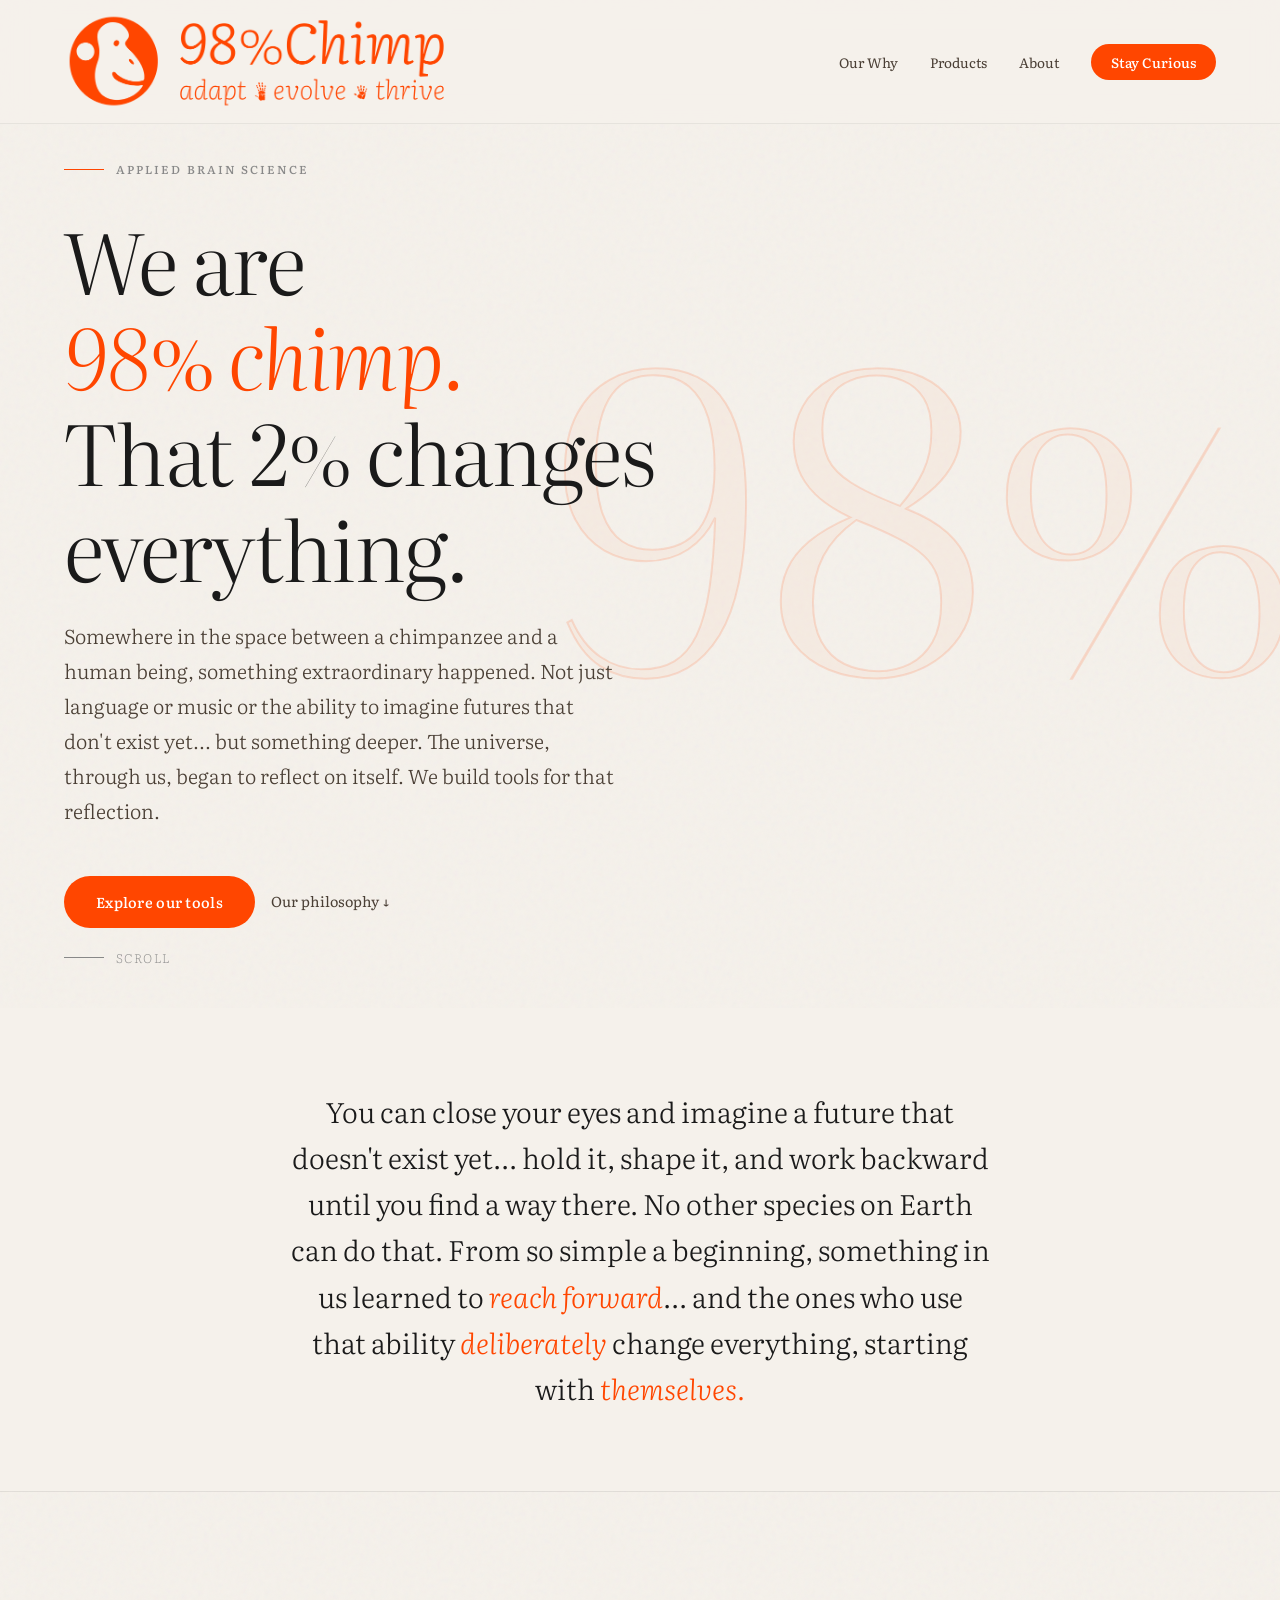
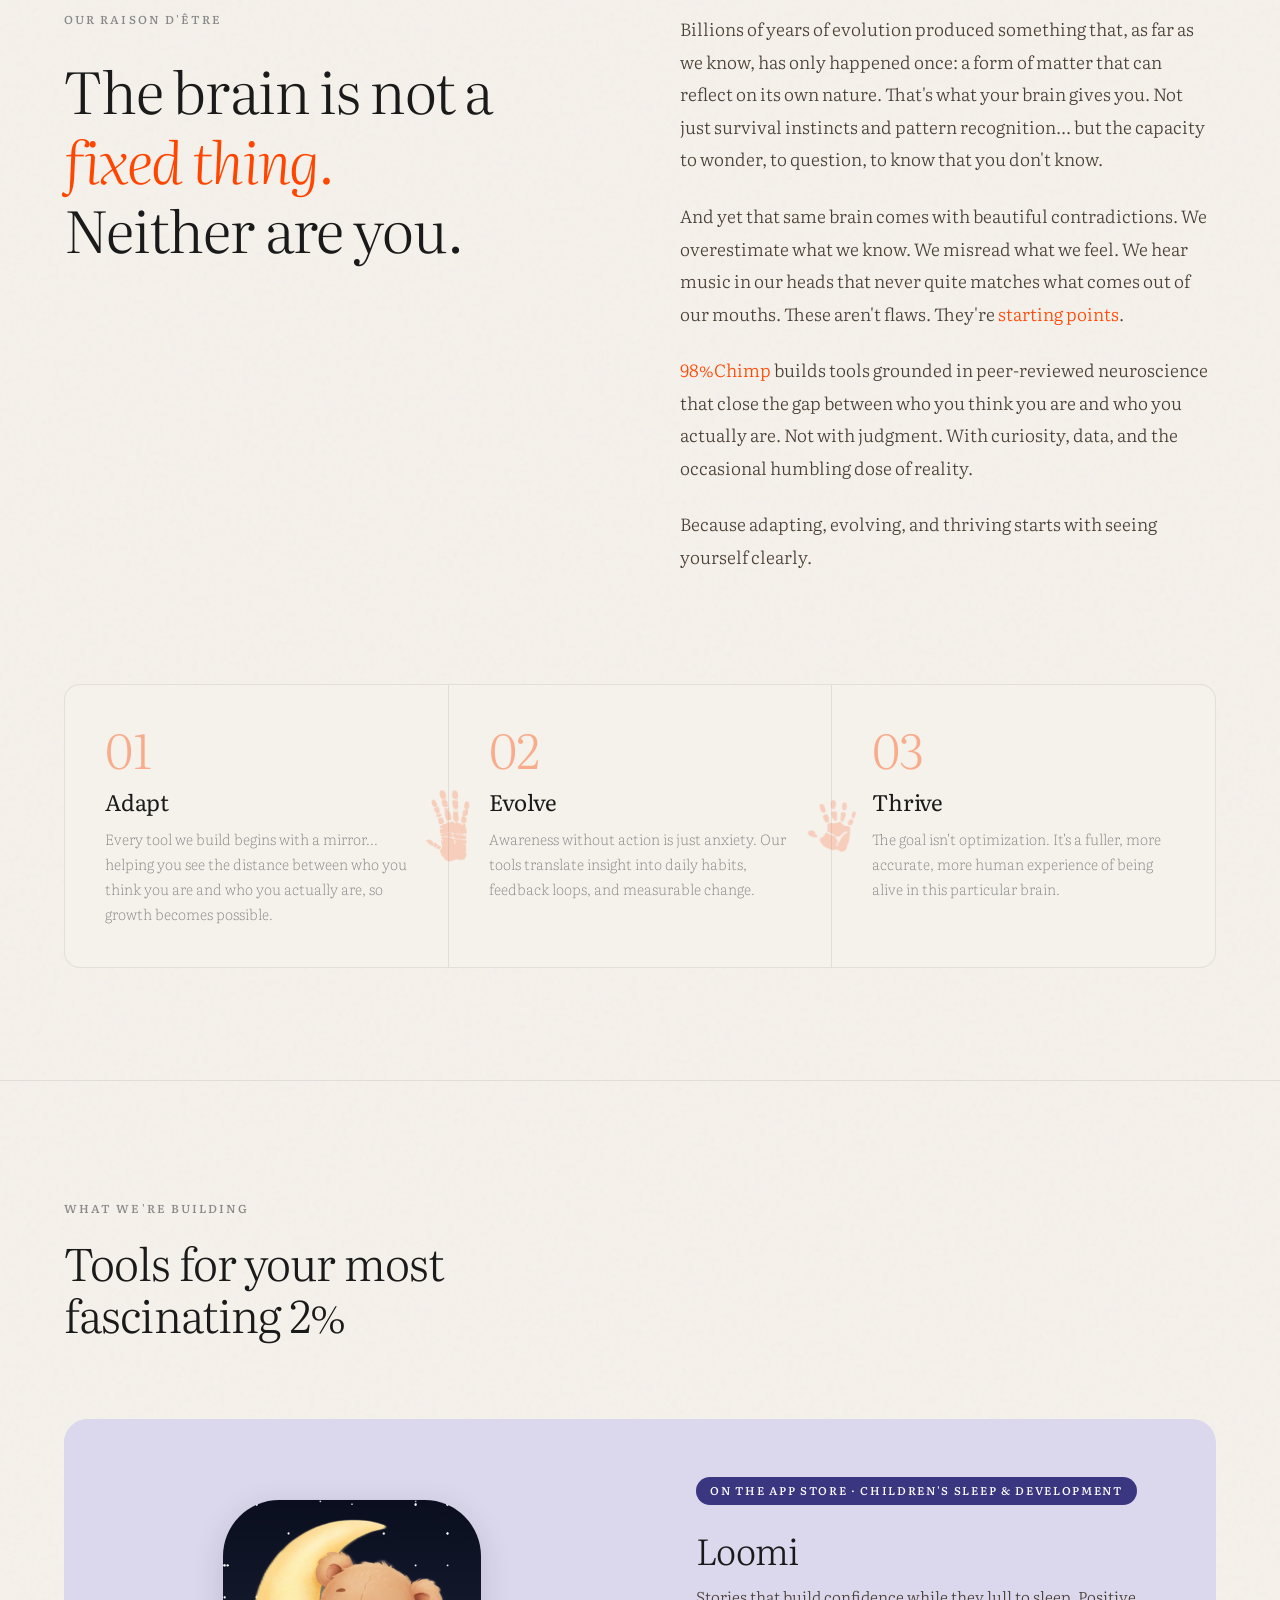
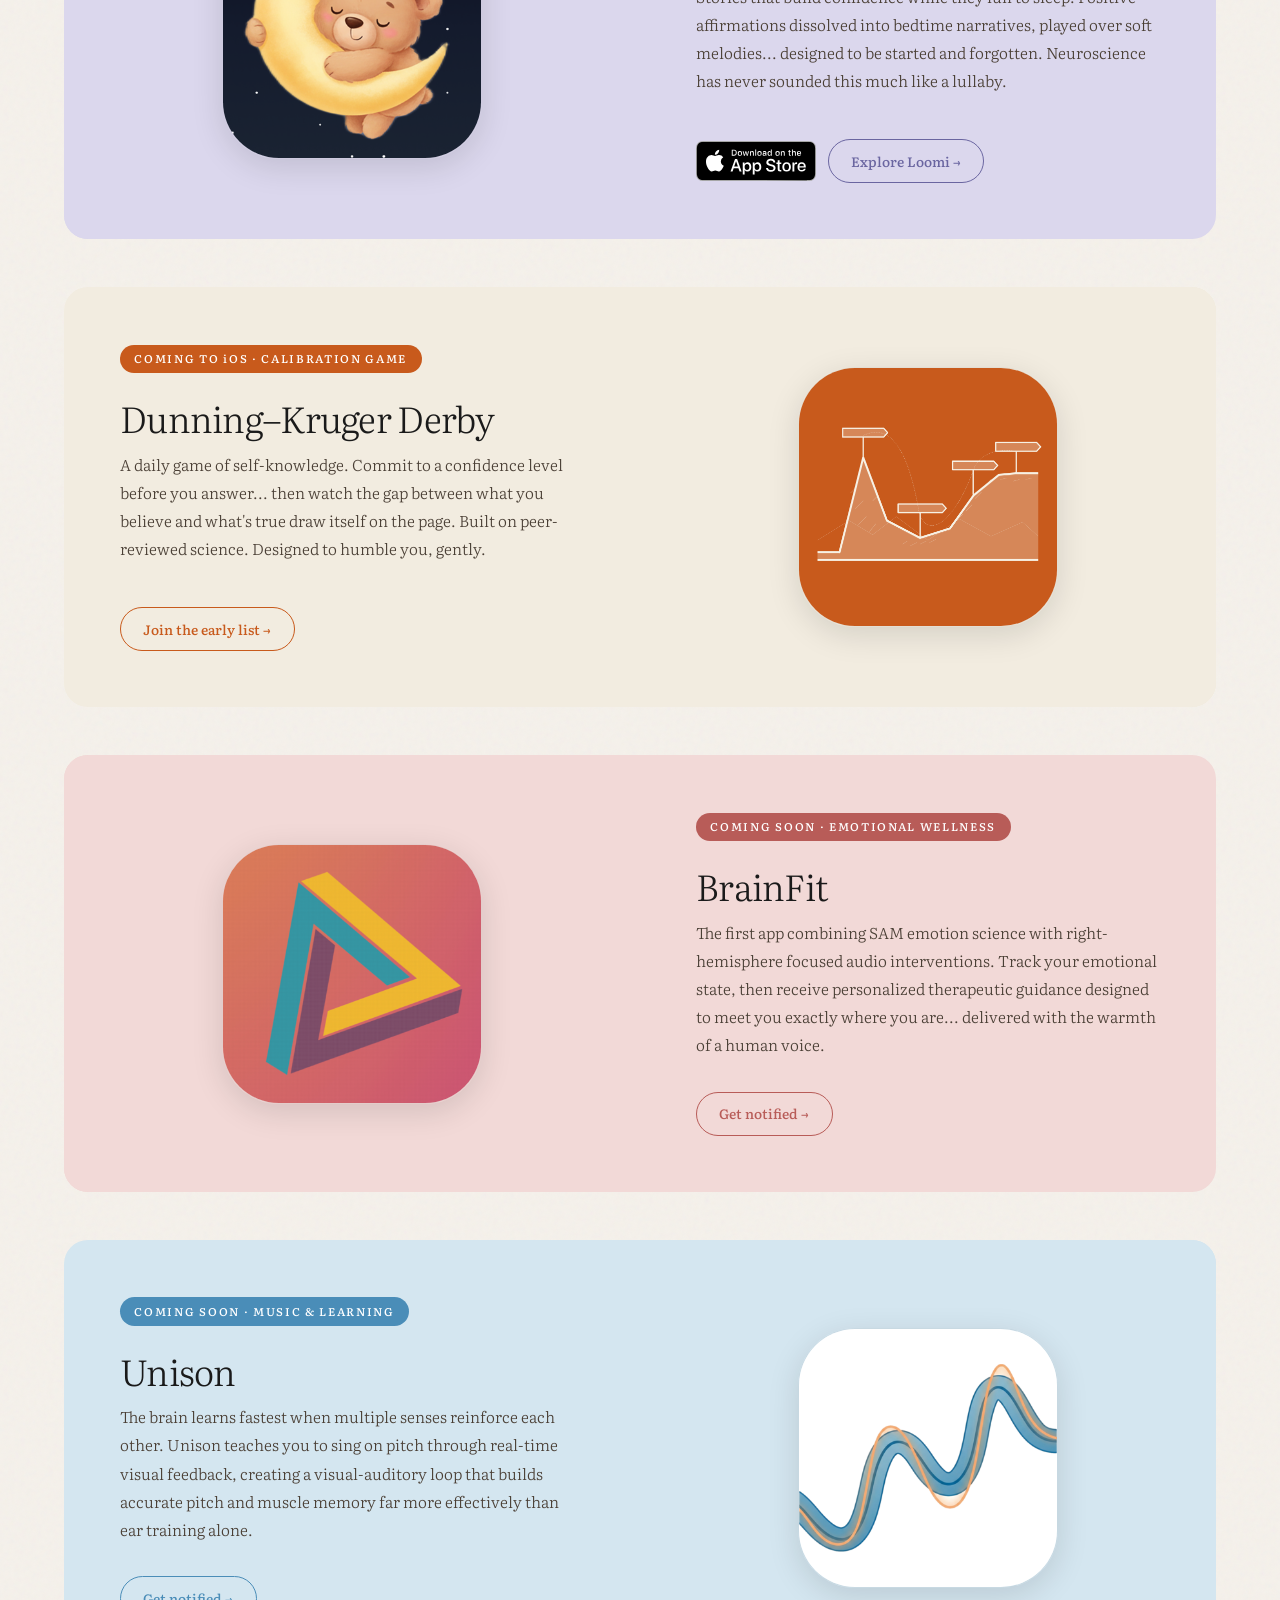
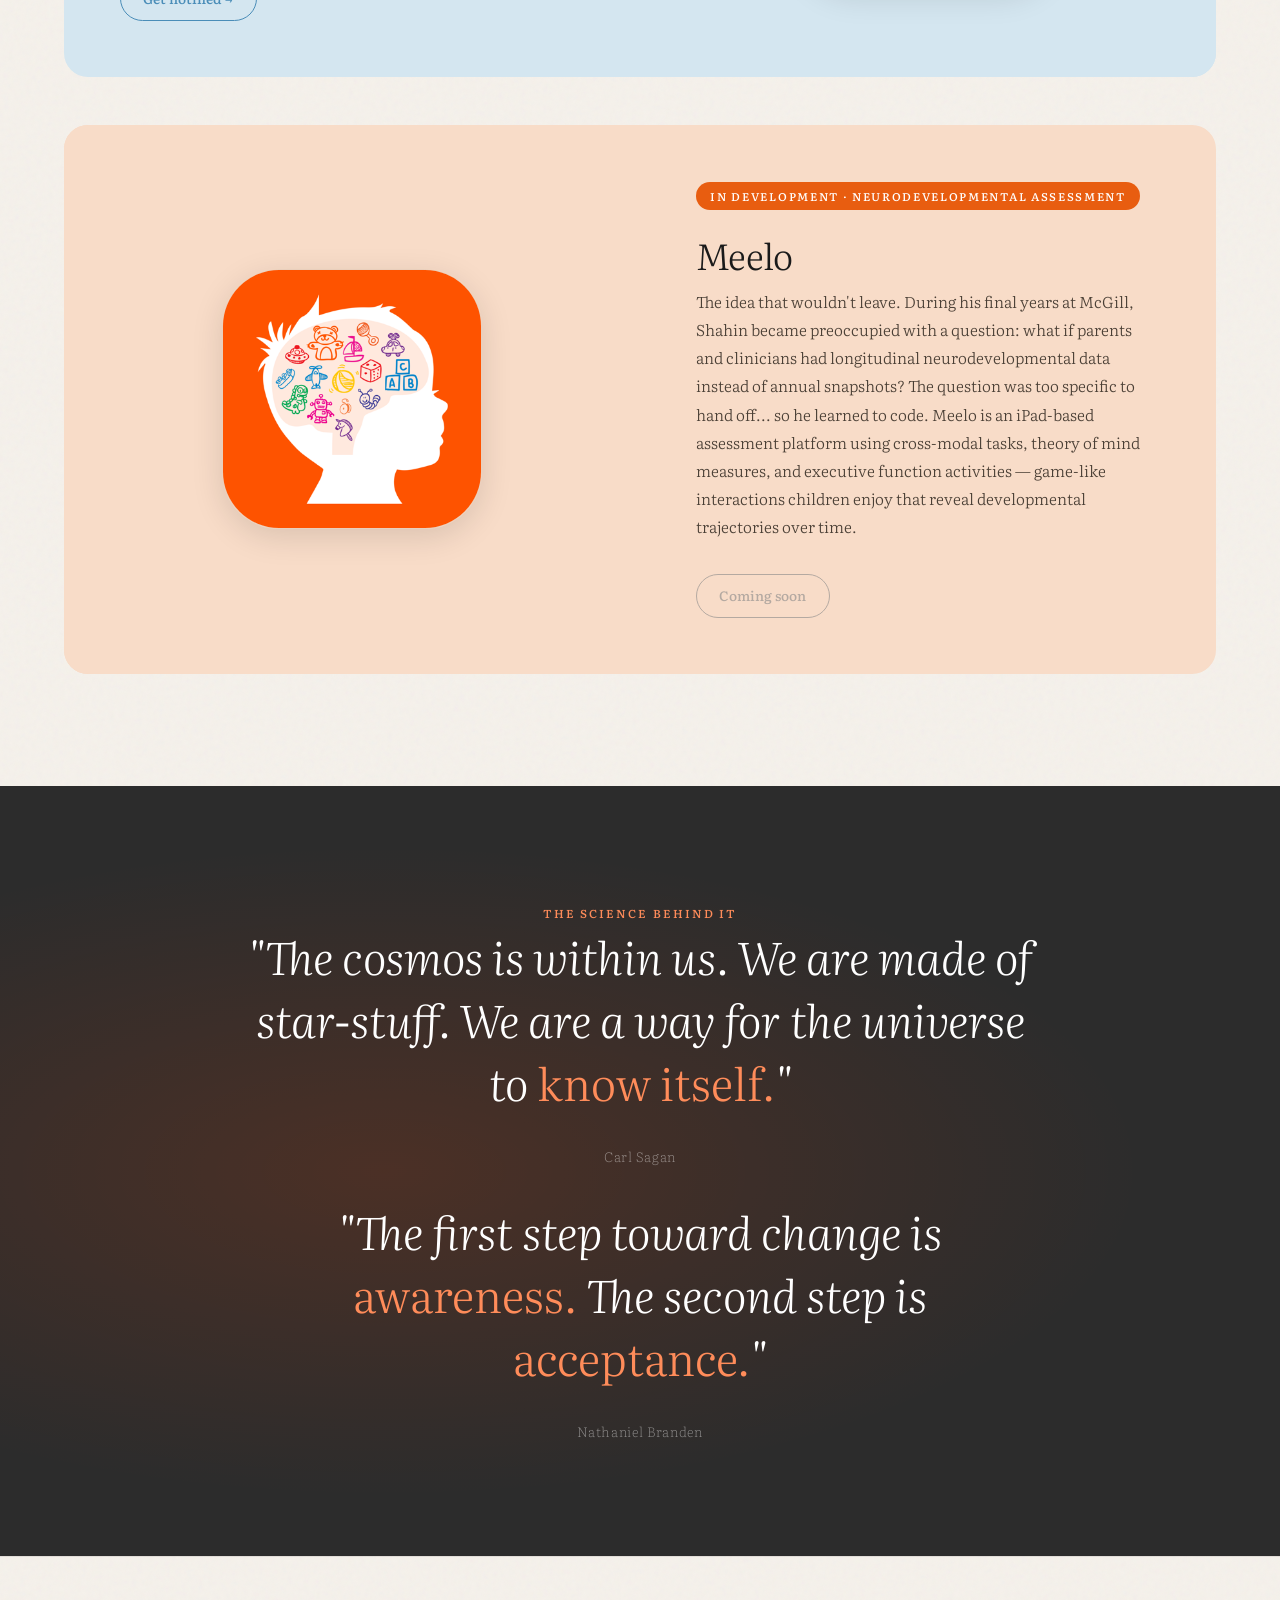
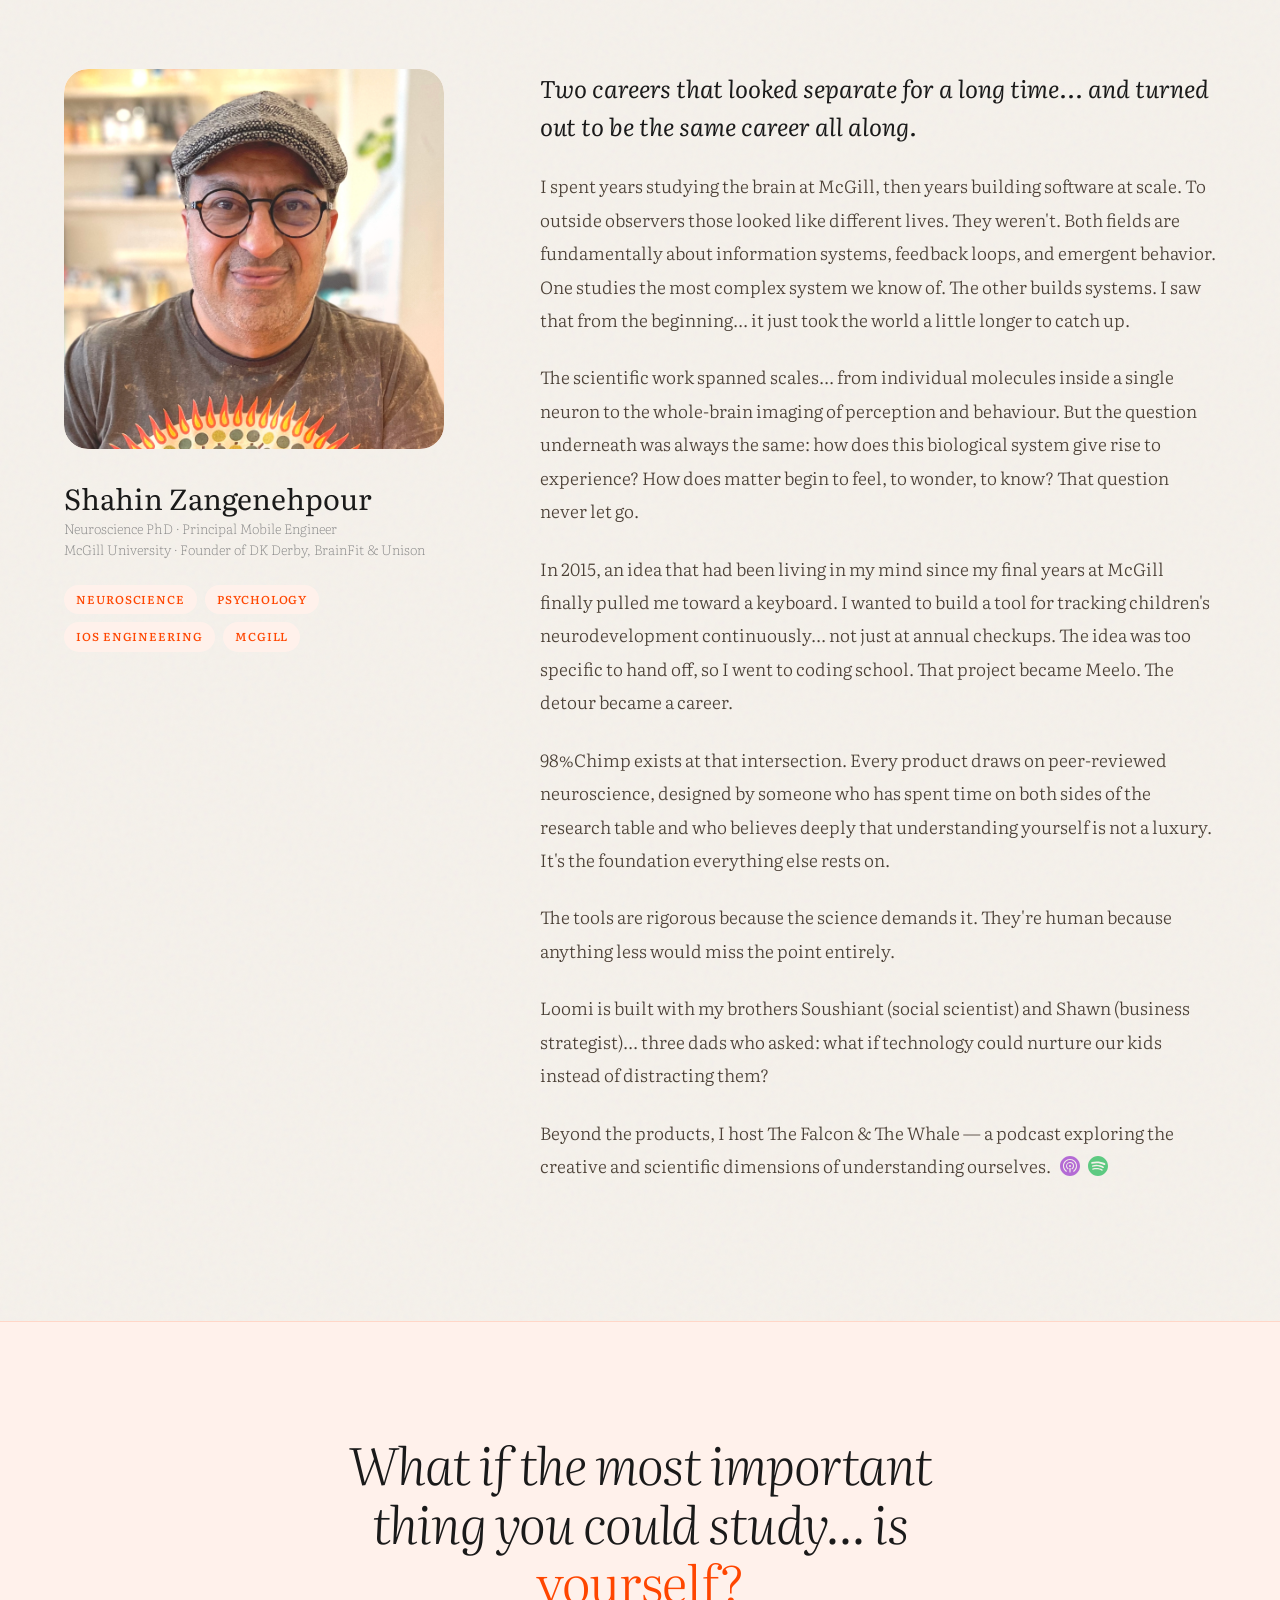
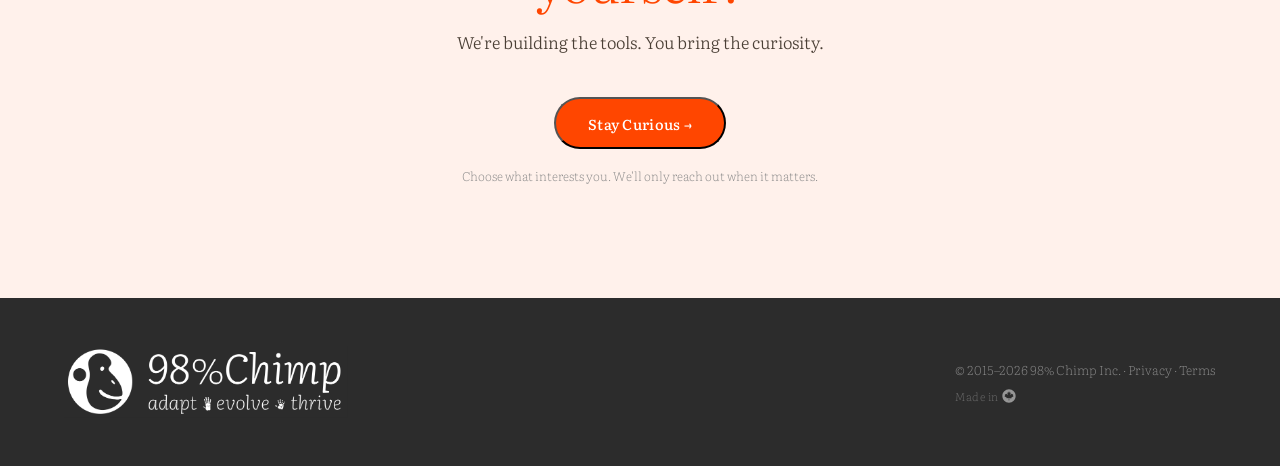
<file: index.html>
<!DOCTYPE html>
<html lang="en">
<head>
  <meta charset="UTF-8" />
  <meta name="viewport" content="width=device-width, initial-scale=1.0" />
  <title>98%Chimp — Adapt. Evolve. Thrive.</title>
  <link rel="icon" type="image/x-icon" href="assets/favicon.ico">
  <link rel="icon" type="image/png" sizes="192x192" href="assets/favicon-192.png">
  <link rel="icon" type="image/png" sizes="512x512" href="assets/favicon-512.png">
  <link rel="apple-touch-icon" sizes="180x180" href="assets/apple-touch-icon.png">
  <!-- Google Analytics (GA4) -->
  <script async src="https://www.googletagmanager.com/gtag/js?id=G-S2YQT8KYY5"></script>
  <script>
    window.dataLayer = window.dataLayer || [];
    function gtag(){dataLayer.push(arguments);}
    gtag('js', new Date());
    gtag('config', 'G-S2YQT8KYY5');
  </script>

  <link rel="preconnect" href="https://fonts.googleapis.com" />
  <link rel="preconnect" href="https://fonts.gstatic.com" crossorigin />
  <link href="https://fonts.googleapis.com/css2?family=Cormorant+Garamond:ital,wght@0,300;0,400;0,500;0,600;1,300;1,400;1,500&family=DM+Sans:ital,wght@0,300;0,400;0,500;1,300&family=Fraunces:ital,opsz,wght@0,9..144,100..900;1,9..144,100..900&family=DM+Serif+Display&family=Syne:wght@400;500;600;700;800&family=Literata:ital,opsz,wght@0,7..72,200..900;1,7..72,200..900&display=swap" rel="stylesheet" />

  <style>
    /* ── Reset & Base ─────────────────────────────── */
    *, *::before, *::after { box-sizing: border-box; margin: 0; padding: 0; }

    :root {
      --cream:     #F5F1EB;
      --dark:      #2C2C2C;
      --text:      #1a1a1a;
      --text-mid:  #4A3F35;
      --muted:     #888;
      --orange:    #FF4600;
      --orange-soft: #FF8C5A;
      --orange-pale: #FFF1EB;
      --rose:      #B85C58;
      --rose-pale: #F2D9D7;
      --blue:      #4A8DB8;
      --blue-pale: #D4E6F0;
      --yellow:    #C8960C;
      --yellow-pale: #F5E8C8;
      --dk-ink:      #C85A1C;
      --dk-paper:    #F2ECE0;
      --indigo:      #3B3680;
      --indigo-pale: #DBD7ED;
      --meelo-orange:      #E85D10;
      --meelo-orange-pale: #F8DCC8;

      --font-display: 'Cormorant Garamond', Georgia, serif;
      --font-body:    'DM Sans', system-ui, sans-serif;
      --font-primary-display: var(--font-display);
      --font-primary-body:    var(--font-body);

      --max-w: 1280px;
      --pad:   clamp(1.5rem, 5vw, 4rem);
    }

    /* ── Font Switcher Overrides ─────────────────── */
    body[data-font="current"]       { --font-primary-display: var(--font-display); --font-primary-body: var(--font-body); }
    body[data-font="fraunces"]      { --font-primary-display: 'Fraunces', serif; --font-primary-body: 'Fraunces', serif; }
    body[data-font="dm-serif"]      { --font-primary-display: 'DM Serif Display', serif; --font-primary-body: 'DM Serif Display', serif; }
    body[data-font="syne"]          { --font-primary-display: 'Syne', sans-serif; --font-primary-body: 'Syne', sans-serif; }
    body[data-font="literata"]      { --font-primary-display: 'Literata', serif; --font-primary-body: 'Literata', serif; }

    /* ── Font Switcher Bar ───────────────────────── */
    .font-switcher {
      display: none;
      position: fixed;
      top: 0; left: 0; right: 0;
      z-index: 200;
      align-items: center;
      justify-content: center;
      gap: 2px;
      padding: 6px 12px;
      background: #2C2C2C;
      font-family: -apple-system, BlinkMacSystemFont, 'Segoe UI', system-ui, sans-serif;
      font-size: 11px;
      font-weight: 500;
      letter-spacing: 0.02em;
      user-select: none;
      -webkit-user-select: none;
    }
    .font-switcher-label {
      color: rgba(255,255,255,0.4);
      margin-right: 8px;
      font-size: 10px;
      text-transform: uppercase;
      letter-spacing: 0.08em;
    }
    .font-switcher button {
      border: none;
      background: transparent;
      color: rgba(255,255,255,0.55);
      padding: 4px 14px;
      border-radius: 100px;
      cursor: pointer;
      font-family: inherit;
      font-size: 11px;
      font-weight: 500;
      transition: background 0.15s, color 0.15s;
      white-space: nowrap;
    }
    .font-switcher button:hover {
      background: rgba(255,255,255,0.08);
      color: rgba(255,255,255,0.85);
    }
    .font-switcher button.active {
      background: var(--orange);
      color: #fff;
    }

    html { scroll-behavior: smooth; }

    body {
      background: var(--cream);
      color: var(--text);
      font-family: var(--font-primary-body);
      font-weight: 200;
      font-size: 1rem;
      line-height: 1.7;
      overflow-x: hidden;
      /* grain texture */
      background-image: url("data:image/svg+xml,%3Csvg viewBox='0 0 256 256' xmlns='http://www.w3.org/2000/svg'%3E%3Cfilter id='noise'%3E%3CfeTurbulence type='fractalNoise' baseFrequency='0.9' numOctaves='4' stitchTiles='stitch'/%3E%3C/filter%3E%3Crect width='100%25' height='100%25' filter='url(%23noise)' opacity='0.04'/%3E%3C/svg%3E");
    }

    /* ── Typography ───────────────────────────────── */
    h1, h2, h3 {
      font-family: var(--font-primary-display);
      line-height: 1.15;
      font-weight: 400;
    }

    p { color: var(--text-mid); }

    a { color: inherit; text-decoration: none; }

    /* ── Utility ──────────────────────────────────── */
    .container {
      max-width: var(--max-w);
      margin: 0 auto;
      padding: 0 var(--pad);
    }

    .eyebrow {
      font-family: var(--font-primary-body);
      font-size: 0.72rem;
      font-weight: 500;
      letter-spacing: 0.18em;
      text-transform: uppercase;
      color: var(--muted);
    }

    hr.rule {
      border: none;
      border-top: 1px solid rgba(0,0,0,0.1);
      margin: 0;
    }

    /* ── Nav ──────────────────────────────────────── */
    nav {
      position: fixed;
      top: 0; left: 0; right: 0;
      z-index: 100;
      padding: 0.75rem var(--pad);
      display: flex;
      align-items: center;
      justify-content: space-between;
      background: rgba(245,241,235,0.88);
      backdrop-filter: blur(12px);
      -webkit-backdrop-filter: blur(12px);
      border-bottom: 1px solid rgba(0,0,0,0.06);
      transition: background 0.3s;
    }

    .nav-logo {
      display: flex;
      align-items: center;
      text-decoration: none;
    }

    .nav-wordmark-svg {
      display: block;
      height: 99px;
      max-width: 400px;
      overflow: hidden;
    }
    .nav-wordmark-svg img {
      display: block;
      height: 100%;
      width: auto;
    }

    .nav-links {
      display: flex;
      align-items: center;
      gap: 2rem;
      list-style: none;
    }

    .nav-links a {
      font-size: 0.85rem;
      font-weight: 400;
      color: var(--text-mid);
      transition: color 0.2s;
    }

    .nav-links a:hover { color: var(--orange); }

    .nav-cta {
      background: var(--orange);
      color: white !important;
      padding: 0.5rem 1.25rem;
      border-radius: 100px;
      font-weight: 500 !important;
      transition: background 0.2s, transform 0.2s !important;
    }

    .nav-cta:hover {
      background: var(--dark) !important;
      transform: translateY(-1px);
    }

    /* ── Hero ─────────────────────────────────────── */
    .hero {
      min-height: 100svh;
      display: flex;
      flex-direction: column;
      justify-content: center;
      padding: 10rem var(--pad) 5rem;
      position: relative;
      overflow: hidden;
    }

    .hero::before {
      content: '98%';
      position: absolute;
      right: -0.05em;
      top: 50%;
      transform: translateY(-52%);
      font-family: var(--font-primary-display);
      font-size: clamp(16rem, 32vw, 30rem);
      font-weight: 300;
      color: rgba(255, 70, 0, 0.04);
      -webkit-text-stroke: 2px rgba(255, 70, 0, 0.14);
      line-height: 1;
      user-select: none;
      pointer-events: none;
    }

    .hero-inner {
      max-width: 820px;
      position: relative;
      z-index: 1;
    }

    .hero-eyebrow {
      display: flex;
      align-items: center;
      gap: 0.75rem;
      margin-bottom: 2rem;
    }

    .hero-eyebrow-line {
      width: 40px;
      height: 1px;
      background: var(--orange);
    }

    .hero h1 {
      font-size: clamp(3rem, 6.5vw, 5.5rem);
      font-weight: 300;
      color: var(--text);
      margin-bottom: 1.5rem;
      letter-spacing: -0.02em;
    }

    .hero h1 em {
      font-style: italic;
      color: var(--orange);
    }

    .hero-lead {
      font-size: clamp(1.05rem, 1.8vw, 1.25rem);
      color: var(--text-mid);
      max-width: 560px;
      margin-bottom: 3rem;
      font-weight: 300;
      line-height: 1.75;
    }

    .hero-actions {
      display: flex;
      gap: 1rem;
      flex-wrap: wrap;
      align-items: center;
    }

    .btn-primary {
      background: var(--orange);
      color: white;
      padding: 0.85rem 2rem;
      border-radius: 100px;
      font-family: var(--font-primary-body);
      font-size: 0.9rem;
      font-weight: 500;
      letter-spacing: 0.02em;
      transition: background 0.2s, transform 0.2s;
      display: inline-block;
    }

    .btn-primary:hover {
      background: var(--dark);
      transform: translateY(-2px);
    }

    .btn-ghost {
      color: var(--text-mid);
      font-size: 0.9rem;
      font-weight: 400;
      display: flex;
      align-items: center;
      gap: 0.4rem;
      border-bottom: 1px solid transparent;
      transition: color 0.2s, border-color 0.2s;
    }

    .btn-ghost:hover {
      color: var(--orange);
      border-color: var(--orange);
    }

    .hero-scroll {
      position: absolute;
      bottom: 2.5rem;
      left: var(--pad);
      display: flex;
      align-items: center;
      gap: 0.75rem;
      color: var(--muted);
      font-size: 0.78rem;
      letter-spacing: 0.12em;
      text-transform: uppercase;
    }

    .scroll-line {
      width: 40px;
      height: 1px;
      background: var(--muted);
      animation: scrollPulse 2s ease-in-out infinite;
    }

    @keyframes scrollPulse {
      0%, 100% { opacity: 0.4; width: 40px; }
      50% { opacity: 1; width: 60px; }
    }

    /* ── Thesis ───────────────────────────────────── */
    .thesis {
      padding: 7rem var(--pad);
      border-top: 1px solid rgba(0,0,0,0.08);
    }

    .thesis-grid {
      max-width: var(--max-w);
      margin: 0 auto;
      display: grid;
      grid-template-columns: 1fr 1fr;
      gap: 5rem;
      align-items: start;
    }

    .thesis-left h2 {
      font-size: clamp(2.5rem, 4.5vw, 3.75rem);
      font-weight: 300;
      letter-spacing: -0.02em;
      margin-top: 1.5rem;
      line-height: 1.2;
    }

    .thesis-left h2 em {
      font-style: italic;
      color: var(--orange);
    }

    .thesis-right {
      padding-top: 0.5rem;
    }

    .thesis-right p {
      font-size: 1.1rem;
      font-weight: 300;
      line-height: 1.85;
      margin-bottom: 1.5rem;
      color: var(--text-mid);
    }

    .thesis-right p:last-child { margin-bottom: 0; }

    .thesis-right strong {
      color: var(--text);
      font-weight: 500;
    }

    /* ── Pillars ──────────────────────────────────── */
    .pillars {
      padding: 0 var(--pad) 7rem;
    }

    .pillars-inner {
      max-width: var(--max-w);
      margin: 0 auto;
    }

    .pillars-row {
      display: grid;
      grid-template-columns: 1fr auto 1fr auto 1fr;
      align-items: stretch;
      border: 1px solid rgba(0,0,0,0.08);
      border-radius: 16px;
      background: var(--cream);
    }

    .pillar {
      padding: 2.5rem;
      transition: background 0.3s;
    }

    .pillar:first-child { border-radius: 16px 0 0 16px; }
    .pillar:last-child { border-radius: 0 16px 16px 0; }

    .pillar:hover { background: var(--orange-pale); }

    .pillar-divider {
      width: 1px;
      background: rgba(0,0,0,0.08);
      position: relative;
      z-index: 10;
      display: flex;
      align-items: center;
      justify-content: center;
    }

    .pillar-divider .handprint-icon {
      position: absolute;
      width: auto;
      opacity: 0.2;
      pointer-events: none;
      transform: scaleX(-1);
    }
    .pillar-divider .handprint-chimp {
      height: 72px;
    }
    .pillar-divider .handprint-human {
      height: 52px;
    }

    .pillar-number {
      font-family: var(--font-primary-display);
      font-size: 3rem;
      font-weight: 300;
      color: var(--orange);
      opacity: 0.4;
      line-height: 1;
      margin-bottom: 1rem;
    }

    .pillar h3 {
      font-size: 1.4rem;
      font-weight: 400;
      margin-bottom: 0.75rem;
      letter-spacing: -0.01em;
    }

    .pillar p {
      font-size: 0.92rem;
      line-height: 1.7;
      color: var(--muted);
    }

    /* ── Products ─────────────────────────────────── */
    .products {
      padding: 7rem var(--pad);
      border-top: 1px solid rgba(0,0,0,0.08);
    }

    .products-header {
      max-width: var(--max-w);
      margin: 0 auto 5rem;
    }

    .products-header h2 {
      font-size: clamp(2rem, 3.5vw, 3rem);
      font-weight: 300;
      letter-spacing: -0.02em;
      margin-top: 1rem;
    }

    .product-card {
      max-width: var(--max-w);
      margin: 0 auto 3rem;
      border-radius: 24px;
      overflow: hidden;
      display: grid;
      grid-template-columns: 1fr 1fr;
      min-height: 420px;
      transition: transform 0.3s;
    }

    .product-card:hover { transform: translateY(-4px); }

    .product-card:last-child { margin-bottom: 0; }

    .product-content {
      padding: 3.5rem;
      display: flex;
      flex-direction: column;
      justify-content: space-between;
    }

    .product-visual {
      display: flex;
      align-items: center;
      justify-content: center;
      font-size: 8rem;
      position: relative;
      overflow: hidden;
    }

    /* data-bg watermark removed — redundant with real artwork */
    /* Loomi — Indigo */
    .card-loomi { background: var(--indigo-pale); }
    .card-loomi .product-visual { background: var(--indigo-pale); color: var(--indigo); }
    .card-loomi .product-tag { background: var(--indigo); color: white; }
    .card-loomi .product-link { color: var(--indigo); border-color: var(--indigo); }
    .card-loomi .product-link:hover { background: var(--indigo); color: white; }

    /* DK Derby — Warm paper / ink orange */
    .card-derby { background: var(--dk-paper); }
    .card-derby .product-visual { background: var(--dk-paper); color: var(--dk-ink); }
    .card-derby .product-tag { background: var(--dk-ink); color: white; }
    .card-derby .product-link { color: var(--dk-ink); border-color: var(--dk-ink); }
    .card-derby .product-link:hover { background: var(--dk-ink); color: white; }

    /* BrainFit — Rose */
    .card-brainfit { background: var(--rose-pale); }
    .card-brainfit .product-visual { background: var(--rose-pale); color: var(--rose); }
    .card-brainfit .product-tag { background: var(--rose); color: white; }
    .card-brainfit .product-link { color: var(--rose); border-color: var(--rose); }
    .card-brainfit .product-link:hover { background: var(--rose); color: white; }

    /* Unison — Blue */
    .card-unison { background: var(--blue-pale); }
    .card-unison .product-visual { background: var(--blue-pale); color: var(--blue); }
    .card-unison .product-tag { background: var(--blue); color: white; }
    .card-unison .product-link { color: var(--blue); border-color: var(--blue); }
    .card-unison .product-link:hover { background: var(--blue); color: white; }

    /* Meelo — Orange */
    .card-meelo { background: var(--meelo-orange-pale); }
    .card-meelo .product-visual { background: var(--meelo-orange-pale); color: var(--meelo-orange); }
    .card-meelo .product-tag { background: var(--meelo-orange); color: white; }
    .card-meelo .product-link { color: var(--muted); border-color: var(--muted); cursor: default; opacity: 0.6; }
    .card-meelo .product-link:hover { background: transparent; color: var(--muted); }

    .product-tag {
      display: inline-block;
      font-size: 0.7rem;
      font-weight: 500;
      letter-spacing: 0.15em;
      text-transform: uppercase;
      padding: 0.3rem 0.9rem;
      border-radius: 100px;
      margin-bottom: 1.5rem;
      align-self: flex-start;
    }

    .product-content h3 {
      font-size: clamp(1.8rem, 2.8vw, 2.5rem);
      font-weight: 300;
      letter-spacing: -0.02em;
      margin-bottom: 0.75rem;
      color: var(--text);
    }

    .product-content p {
      font-size: 0.98rem;
      line-height: 1.8;
      color: var(--text-mid);
      font-weight: 300;
      margin-bottom: 2rem;
    }

    .product-link {
      display: inline-flex;
      align-items: center;
      gap: 0.5rem;
      font-size: 0.85rem;
      font-weight: 500;
      padding: 0.6rem 1.4rem;
      border: 1.5px solid;
      border-radius: 100px;
      transition: background 0.2s, color 0.2s, opacity 0.2s;
      align-self: flex-start;
    }

    .product-links {
      display: flex;
      flex-wrap: wrap;
      gap: 0.75rem;
      align-items: center;
      align-self: flex-start;
    }

    .app-store-badge-link {
      display: inline-flex;
      transition: opacity 0.2s;
    }

    .app-store-badge-link:hover {
      opacity: 0.8;
    }

    .app-store-badge-link img {
      display: block;
    }

    .product-link-secondary {
      opacity: 0.7;
    }

    .product-link-secondary:hover {
      opacity: 1;
    }

    /* Image artwork in visual panels */
    .product-visual img {
      max-height: 65%;
      max-width: 65%;
      object-fit: contain;
      position: relative;
      z-index: 1;
    }

    .product-visual img.card-icon {
      border-radius: 22%;
      width: 260px;
      height: 260px;
      max-height: none;
      max-width: none;
      object-fit: contain;
      box-shadow: 0 8px 32px rgba(0,0,0,0.12);
      border: 1px solid rgba(0,0,0,0.06);
    }

    /* Reverse layout for alternating cards */
    .card-reverse .product-content { order: 2; }
    .card-reverse .product-visual { order: 1; }

    /* ── Science Note ─────────────────────────────── */
    .science-note {
      padding: 7rem var(--pad);
      background: var(--dark);
      position: relative;
      overflow: hidden;
    }

    .science-note::before {
      content: '';
      position: absolute;
      inset: 0;
      background: radial-gradient(ellipse at 30% 50%, rgba(255,70,0,0.15) 0%, transparent 60%);
    }

    .science-inner {
      max-width: 800px;
      margin: 0 auto;
      text-align: center;
      position: relative;
      z-index: 1;
    }

    .science-inner .eyebrow { color: var(--orange-soft); margin-bottom: 2rem; }

    .science-inner blockquote {
      font-family: var(--font-primary-display);
      font-size: clamp(1.8rem, 3.5vw, 3rem);
      font-weight: 300;
      font-style: italic;
      color: white;
      line-height: 1.4;
      margin-bottom: 2rem;
    }

    .science-inner blockquote em {
      color: var(--orange-soft);
      font-style: normal;
    }

    .science-attribution {
      font-size: 0.85rem;
      color: rgba(255,255,255,0.45);
      letter-spacing: 0.05em;
    }

    /* ── About ────────────────────────────────────── */
    .about {
      padding: 7rem var(--pad);
      border-top: 1px solid rgba(0,0,0,0.08);
    }

    .about-grid {
      max-width: var(--max-w);
      margin: 0 auto;
      display: grid;
      grid-template-columns: 380px 1fr;
      gap: 6rem;
      align-items: start;
    }

    .about-left {
      position: sticky;
      top: 7rem;
    }

    .about-avatar {
      width: 100%;
      aspect-ratio: 1;
      background: var(--orange-pale);
      border-radius: 24px;
      display: flex;
      align-items: center;
      justify-content: center;
      margin-bottom: 2rem;
      font-size: 8rem;
      position: relative;
      overflow: hidden;
    }

    .about-avatar::after {
      content: '';
      position: absolute;
      inset: 0;
      background: linear-gradient(135deg, transparent 60%, rgba(255,70,0,0.15));
    }

    .about-left h3 {
      font-size: 1.8rem;
      font-weight: 400;
      margin-bottom: 0.25rem;
    }

    .about-credentials {
      font-size: 0.85rem;
      color: var(--muted);
      line-height: 1.6;
      margin-bottom: 1.5rem;
    }

    .credential-tags {
      display: flex;
      flex-wrap: wrap;
      gap: 0.5rem;
    }

    .credential-tag {
      background: var(--orange-pale);
      color: var(--orange);
      font-size: 0.72rem;
      font-weight: 500;
      letter-spacing: 0.08em;
      text-transform: uppercase;
      padding: 0.3rem 0.75rem;
      border-radius: 100px;
    }

    .about-right p {
      font-size: 1.1rem;
      font-weight: 300;
      line-height: 1.9;
      color: var(--text-mid);
      margin-bottom: 1.5rem;
    }

    .podcast-links {
      display: inline-flex;
      align-items: center;
      gap: 0.5rem;
      margin-left: 0.4rem;
      vertical-align: middle;
    }

    .podcast-icon {
      width: 20px;
      height: 20px;
      opacity: 0.7;
      transition: opacity 0.2s, transform 0.2s;
    }

    .podcast-icon:hover {
      opacity: 1;
      transform: translateY(-1px);
    }

    .about-right p:first-child {
      font-family: var(--font-primary-display);
      font-size: 1.5rem;
      font-weight: 400;
      font-style: italic;
      color: var(--text);
      line-height: 1.6;
    }

    /* ── Closing CTA ─────────────────────────────── */
    .closing-cta {
      padding: 7rem var(--pad);
      background: var(--orange-pale);
      border-top: 1px solid rgba(255,70,0,0.15);
      text-align: center;
    }

    .closing-inner {
      max-width: 600px;
      margin: 0 auto;
    }

    .closing-inner h2 {
      font-family: var(--font-primary-display);
      font-size: clamp(2rem, 4vw, 3.25rem);
      font-weight: 300;
      font-style: italic;
      letter-spacing: -0.02em;
      margin-bottom: 1rem;
      color: var(--text);
    }

    .closing-inner h2 em {
      font-style: normal;
      color: var(--orange);
    }

    .closing-lead {
      font-size: 1.05rem;
      font-weight: 300;
      color: var(--text-mid);
      margin-bottom: 2.5rem;
      line-height: 1.8;
    }

    .closing-note {
      font-size: 0.78rem;
      color: var(--muted);
      margin-top: 1rem;
    }

    /* ── Notify Modal ────────────────────────────── */
    .modal-overlay {
      display: none;
      position: fixed;
      inset: 0;
      z-index: 300;
      background: rgba(0,0,0,0.5);
      backdrop-filter: blur(6px);
      -webkit-backdrop-filter: blur(6px);
      align-items: center;
      justify-content: center;
      padding: var(--pad);
    }
    .modal-overlay.open { display: flex; }

    .modal-content {
      background: var(--cream);
      border-radius: 20px;
      padding: 2.5rem;
      max-width: 480px;
      width: 100%;
      position: relative;
      max-height: 90vh;
      overflow-y: auto;
      box-shadow: 0 24px 64px rgba(0,0,0,0.2);
    }

    .modal-close {
      position: absolute;
      top: 1rem;
      right: 1.25rem;
      border: none;
      background: none;
      font-size: 1.5rem;
      color: var(--muted);
      cursor: pointer;
      line-height: 1;
      padding: 0.25rem;
      transition: color 0.2s;
    }
    .modal-close:hover { color: var(--text); }

    .modal-content h3 {
      font-size: 1.5rem;
      font-weight: 400;
      margin-bottom: 0.5rem;
      color: var(--text);
    }

    .modal-content > p {
      font-size: 0.9rem;
      color: var(--muted);
      margin-bottom: 1.5rem;
      line-height: 1.6;
    }

    .interest-grid {
      display: flex;
      flex-direction: column;
      gap: 0.5rem;
      margin-bottom: 1.5rem;
    }

    .interest-item {
      cursor: pointer;
    }
    .interest-item input { display: none; }

    .interest-card {
      display: flex;
      align-items: center;
      justify-content: space-between;
      padding: 0.75rem 1rem;
      border: 1.5px solid rgba(0,0,0,0.1);
      border-radius: 12px;
      background: white;
      transition: border-color 0.2s, background 0.2s;
    }

    .interest-item input:checked + .interest-card {
      border-color: var(--orange);
      background: var(--orange-pale);
    }

    .interest-name {
      font-family: var(--font-primary-body);
      font-size: 0.9rem;
      font-weight: 500;
      color: var(--text);
    }

    .interest-desc {
      font-size: 0.72rem;
      color: var(--muted);
      letter-spacing: 0.02em;
    }

    /* Link-out items (beta products) */
    .interest-link {
      text-decoration: none;
      display: block;
    }

    .interest-card-link:hover {
      border-color: var(--orange);
      background: var(--orange-pale);
    }

    .interest-group-label {
      font-size: 0.68rem;
      font-weight: 500;
      text-transform: uppercase;
      letter-spacing: 0.12em;
      color: var(--muted);
      padding-top: 0.75rem;
    }

    .interest-group-label:first-child {
      padding-top: 0;
    }

    .modal-fields {
      display: flex;
      flex-direction: column;
      gap: 0.5rem;
    }

    .modal-email {
      display: flex;
      gap: 0.5rem;
    }

    .modal-fields input[type="text"],
    .modal-fields input[type="email"] {
      flex: 1;
      padding: 0.75rem 1rem;
      border: 1.5px solid rgba(0,0,0,0.15);
      border-radius: 100px;
      background: white;
      font-family: var(--font-primary-body);
      font-size: 0.88rem;
      color: var(--text);
      outline: none;
      transition: border-color 0.2s;
    }
    .modal-fields input[type="text"]:focus,
    .modal-fields input[type="email"]:focus { border-color: var(--orange); }
    .modal-fields input[type="text"]::placeholder,
    .modal-fields input[type="email"]::placeholder { color: var(--muted); }

    .modal-email .btn-primary {
      padding: 0.75rem 1.5rem;
      font-size: 0.85rem;
      white-space: nowrap;
    }

    .modal-success {
      text-align: center;
      padding: 1rem 0;
      color: var(--orange);
      font-weight: 500;
      font-size: 1rem;
    }

    @media (max-width: 900px) {
      .modal-email { flex-direction: column; }
      .modal-content { padding: 2rem 1.5rem; }
    }

    /* ── Footer ───────────────────────────────────── */
    footer {
      padding: 3rem var(--pad);
      background: var(--dark);
      color: rgba(255,255,255,0.7);
      display: flex;
      align-items: center;
      justify-content: space-between;
    }

    .footer-logo {
      display: flex;
      align-items: center;
      gap: 0.6rem;
    }

    .footer-wordmark-svg {
      display: block;
      height: 72px;
      width: auto;
    }
    .footer-wordmark-svg img {
      display: block;
      height: 100%;
      width: auto;
    }

    .footer-right {
      font-size: 0.8rem;
      color: rgba(255,255,255,0.45);
    }

    .footer-maple {
      margin-top: 0.4rem;
      font-size: 0.7rem;
      color: rgba(255,255,255,0.3);
      letter-spacing: 0.05em;
    }
    /* Honeypot field — hidden from humans, visible to bots */
    .honeypot {
      position: absolute;
      left: -9999px;
      width: 1px;
      height: 1px;
      opacity: 0;
      pointer-events: none;
    }

    .footer-maple .maple {
      display: inline-block;
      width: 14px;
      height: 14px;
      vertical-align: -0.15em;
      margin-left: 0.25em;
      opacity: 0.5;
    }

    /* ── Animations ───────────────────────────────── */
    .fade-up {
      opacity: 0;
      transform: translateY(32px);
      transition: opacity 0.8s ease, transform 0.8s ease;
    }

    .fade-up.visible {
      opacity: 1;
      transform: translateY(0);
    }

    .fade-up:nth-child(2) { transition-delay: 0.1s; }
    .fade-up:nth-child(3) { transition-delay: 0.2s; }

    /* ── Pull Quote ──────────────────────────────── */
    .pull-quote {
      padding: 80px var(--pad);
      background: var(--cream);
    }
    .pull-quote p {
      max-width: 700px;
      margin: 0 auto;
      font-family: var(--font-primary-display);
      font-size: clamp(1.4rem, 2.2vw, 1.75rem);
      font-weight: 300;
      line-height: 1.65;
      color: var(--text);
      text-align: center;
    }
    .pull-quote em {
      font-style: italic;
      color: var(--orange);
    }

    /* ── Nav scroll-shrink ────────────────────────── */
    nav {
      transition: background 0.3s, padding 0.3s;
    }
    nav.scrolled .nav-wordmark-svg {
      height: 67px;
      max-width: 67px;
    }
    .nav-wordmark-svg {
      transition: height 0.5s cubic-bezier(0.25, 0.1, 0.25, 1),
                  max-width 0.5s cubic-bezier(0.25, 0.1, 0.25, 1);
    }

    /* ── Responsive ───────────────────────────────── */
    @media (max-width: 900px) {
      .thesis-grid { grid-template-columns: 1fr; gap: 2.5rem; }
      .pillars-row { grid-template-columns: 1fr; }
      .pillar-divider {
        width: 100%;
        height: auto;
        background: none;
        padding: 0.75rem 0;
      }
      .pillar-divider .handprint-icon {
        position: static;
        display: block;
        margin: 0 auto;
        transform: scaleX(-1);
      }
      .pillar-divider .handprint-chimp { height: 48px; }
      .pillar-divider .handprint-human { height: 40px; }
      .product-card { grid-template-columns: 1fr; min-height: auto; }
      .product-visual { min-height: 200px; }
      .product-visual img.card-icon { width: 180px; height: 180px; }
      .card-reverse .product-content { order: 1; }
      .card-reverse .product-visual { order: 2; }
      .product-tag {
        font-size: 0.6rem;
        padding: 0.25rem 0.7rem;
        white-space: nowrap;
      }
      .tag-category { display: none; }
      .hero::before {
        color: rgba(255, 70, 0, 0.02);
        -webkit-text-stroke: 2px rgba(255, 70, 0, 0.06);
      }
      .about-grid { grid-template-columns: 1fr; gap: 3rem; }
      .about-left { position: static; }
      .about-avatar { max-width: 280px; }
      .beta-form { flex-direction: column; }
      footer { flex-direction: column; gap: 1rem; text-align: center; }
      .nav-links { display: none; }
      nav.scrolled .nav-wordmark-svg { height: 53px; max-width: 53px; }
    }
  </style>
</head>
<body data-font="literata">

  <!-- ── Font Switcher (experiment bar) ──────────── -->
  <div class="font-switcher" id="fontSwitcher">
    <span class="font-switcher-label">Typeface</span>
    <button class="active" data-font-btn="current">Current</button>
    <button data-font-btn="fraunces">Fraunces</button>
    <button data-font-btn="dm-serif">DM Serif Display</button>
    <button data-font-btn="syne">Syne</button>
    <button data-font-btn="literata">Literata</button>
  </div>

  <!-- ── Nav ──────────────────────────────────────── -->
  <nav>
    <a href="#" class="nav-logo">
      <div class="nav-wordmark-svg"><img src="assets/98%25ChimpLogoHeader.png" alt="98%Chimp"></div>
    </a>
    <ul class="nav-links">
      <li><a href="#thesis">Our Why</a></li>
      <li><a href="#products">Products</a></li>
      <li><a href="#about">About</a></li>
      <li><a href="#" class="nav-cta" onclick="openModal();return false;">Stay Curious</a></li>
    </ul>
  </nav>

  <!-- ── Hero ─────────────────────────────────────── -->
  <section class="hero" id="home">
    <div class="hero-inner">
      <div class="hero-eyebrow">
        <div class="hero-eyebrow-line"></div>
        <span class="eyebrow">Applied Brain Science</span>
      </div>

      <h1>
        We are<br/>
        <em>98% chimp.</em><br/>
        That 2% changes<br/>everything.
      </h1>

      <p class="hero-lead">
        Somewhere in the space between a chimpanzee and a human being, something extraordinary happened. Not just language or music or the ability to imagine futures that don't exist yet... but something deeper. The universe, through us, began to reflect on itself. We build tools for that reflection.
      </p>

      <div class="hero-actions">
        <a href="#products" class="btn-primary">Explore our tools</a>
        <a href="#thesis" class="btn-ghost">Our philosophy ↓</a>
      </div>
    </div>

    <div class="hero-scroll">
      <div class="scroll-line"></div>
      <span>Scroll</span>
    </div>
  </section>

  <!-- ── Pull Quote ────────────────────────────── -->
  <section class="pull-quote">
    <p>
      You can close your eyes and imagine a future that doesn't exist yet... hold it, shape it, and work backward until you find a way there. No other species on Earth can do that. From so simple a beginning, something in us learned to <em>reach forward</em>... and the ones who use that ability <em>deliberately</em> change everything, starting with <em>themselves.</em>
    </p>
  </section>

    <!-- ── Thesis ────────────────────────────────────── -->
  <section class="thesis" id="thesis">
    <div class="thesis-grid">
      <div class="thesis-left fade-up">
        <span class="eyebrow">Our Raison d'Être</span>
        <h2>The brain is not a<br/><em>fixed thing.</em><br/>Neither are you.</h2>
      </div>
      <div class="thesis-right fade-up">
        <p>
          Billions of years of evolution produced something that, as far as we know, has only happened once: a form of matter that can reflect on its own nature. That's what your brain gives you. Not just survival instincts and pattern recognition... but the capacity to wonder, to question, to know that you don't know.
        </p>
        <p>
          And yet that same brain comes with beautiful contradictions. We overestimate what we know. We misread what we feel. We hear music in our heads that never quite matches what comes out of our mouths. These aren't flaws. They're <span style="color: var(--orange);">starting points</span>.
        </p>
        <p>
          <span style="color: var(--orange);">98%Chimp</span> builds tools grounded in peer-reviewed neuroscience that close the gap between who you think you are and who you actually are. Not with judgment. With curiosity, data, and the occasional humbling dose of reality.
        </p>
        <p>
          Because adapting, evolving, and thriving starts with seeing yourself clearly.
        </p>
      </div>
    </div>
  </section>

  <!-- ── Pillars ───────────────────────────────────── -->
  <section class="pillars">
    <div class="pillars-inner">
      <div class="pillars-row">
        <div class="pillar fade-up">
          <div class="pillar-number">01</div>
          <h3>Adapt</h3>
          <p>Every tool we build begins with a mirror... helping you see the distance between who you think you are and who you actually are, so growth becomes possible.</p>
        </div>

        <!-- Handprint divider between 01 and 02 (chimp hand) -->
        <div class="pillar-divider">
          <img class="handprint-icon handprint-chimp" src="assets/chimp.png" srcset="assets/chimp.png 1x, assets/chimp@2x.png 2x, assets/chimp@3x.png 3x" alt="" width="107" height="177" />
        </div>

        <div class="pillar fade-up">
          <div class="pillar-number">02</div>
          <h3>Evolve</h3>
          <p>Awareness without action is just anxiety. Our tools translate insight into daily habits, feedback loops, and measurable change.</p>
        </div>

        <!-- Handprint divider between 02 and 03 (human hand) -->
        <div class="pillar-divider">
          <img class="handprint-icon handprint-human" src="assets/human.png" srcset="assets/human.png 1x, assets/human@2x.png 2x, assets/human@3x.png 3x" alt="" width="124" height="135" />
        </div>

        <div class="pillar fade-up">
          <div class="pillar-number">03</div>
          <h3>Thrive</h3>
          <p>The goal isn't optimization. It's a fuller, more accurate, more human experience of being alive in this particular brain.</p>
        </div>
      </div>
    </div>
  </section>

  <!-- ── Products ──────────────────────────────────── -->
  <section class="products" id="products">
    <div class="products-header fade-up">
      <span class="eyebrow">What We're Building</span>
      <h2>Tools for your most<br/>fascinating 2%</h2>
    </div>

    <!-- Loomi -->
    <div class="product-card card-loomi card-reverse fade-up">
      <div class="product-visual">
        <img src="assets/lm-icon.png" alt="Loomi app icon" class="card-icon" />
      </div>
      <div class="product-content">
        <div>
          <span class="product-tag"><span class="tag-status">On the App Store</span><span class="tag-category"> · Children's Sleep & Development</span></span>
          <h3>Loomi</h3>
          <p>
            Stories that build confidence while they lull to sleep. Positive affirmations dissolved into bedtime narratives, played over soft melodies... designed to be started and forgotten. Neuroscience has never sounded this much like a lullaby.
          </p>
        </div>
        <div class="product-links">
          <a href="https://apps.apple.com/ca/app/id6757821754" class="app-store-badge-link"><img src="assets/app-store-badge.svg" alt="Download on the App Store" height="40" /></a>
          <a href="https://www.loomi.kids" class="product-link product-link-secondary">Explore Loomi →</a>
        </div>
      </div>
    </div>

    <!-- DK Derby -->
    <div class="product-card card-derby fade-up">
      <div class="product-content">
        <div>
          <span class="product-tag"><span class="tag-status">Coming to <span style="text-transform:none">iOS</span></span><span class="tag-category"> · Calibration Game</span></span>
          <h3>Dunning–Kruger Derby</h3>
          <p>
            A daily game of self-knowledge. Commit to a confidence level before you answer... then watch the gap between what you believe and what's true draw itself on the page. Built on peer-reviewed science. Designed to humble you, gently.
          </p>
        </div>
        <a href="/DKDerby" class="product-link">Join the early list →</a>
      </div>
      <div class="product-visual">
        <img src="assets/dk-icon.png" alt="DK Derby app icon" class="card-icon" />
      </div>
    </div>

    <!-- BrainFit -->
    <div class="product-card card-brainfit card-reverse fade-up">
      <div class="product-visual">
        <img src="assets/bf-icon.png" alt="BrainFit app icon" class="card-icon" />
      </div>
      <div class="product-content">
        <div>
          <span class="product-tag"><span class="tag-status">Coming Soon</span><span class="tag-category"> · Emotional Wellness</span></span>
          <h3>BrainFit</h3>
          <p>
            The first app combining SAM emotion science with right-hemisphere focused audio interventions. Track your emotional state, then receive personalized therapeutic guidance designed to meet you exactly where you are... delivered with the warmth of a human voice.
          </p>
        </div>
        <a href="#" class="product-link" onclick="openModal();return false;">Get notified →</a>
      </div>
    </div>

    <!-- Unison -->
    <div class="product-card card-unison fade-up">
      <div class="product-content">
        <div>
          <span class="product-tag"><span class="tag-status">Coming Soon</span><span class="tag-category"> · Music & Learning</span></span>
          <h3>Unison</h3>
          <p>
            The brain learns fastest when multiple senses reinforce each other. Unison teaches you to sing on pitch through real-time visual feedback, creating a visual-auditory loop that builds accurate pitch and muscle memory far more effectively than ear training alone.
          </p>
        </div>
        <a href="#" class="product-link" onclick="openModal();return false;">Get notified →</a>
      </div>
      <div class="product-visual">
        <img src="assets/un-icon.png" alt="Unison app icon" class="card-icon" />
      </div>
    </div>

    <!-- Meelo -->
    <div class="product-card card-meelo card-reverse fade-up">
      <div class="product-content">
        <div>
          <span class="product-tag"><span class="tag-status">In Development</span><span class="tag-category"> · Neurodevelopmental Assessment</span></span>
          <h3>Meelo</h3>
          <p>
            The idea that wouldn't leave. During his final years at McGill, Shahin became preoccupied with a question: what if parents and clinicians had longitudinal neurodevelopmental data instead of annual snapshots? The question was too specific to hand off... so he learned to code. Meelo is an iPad-based assessment platform using cross-modal tasks, theory of mind measures, and executive function activities — game-like interactions children enjoy that reveal developmental trajectories over time.
          </p>
        </div>
        <span class="product-link">Coming soon</span>
      </div>
      <div class="product-visual">
        <img src="assets/ml-icon.png" alt="Meelo app icon" class="card-icon" />
      </div>
    </div>
  </section>

  <!-- ── Science Quote ──────────────────────────────── -->
  <section class="science-note">
    <div class="science-inner">
      <span class="eyebrow">The Science Behind It</span>
      <blockquote>
        "The cosmos is within us. We are made of star-stuff. We are a way for the universe to <em>know itself.</em>"
      </blockquote>
      <p class="science-attribution">Carl Sagan</p>
      <blockquote style="margin-top: 2rem;">
        "The first step toward change is <em>awareness.</em> The second step is <em>acceptance.</em>"
      </blockquote>
      <p class="science-attribution">Nathaniel Branden</p>
    </div>
  </section>

  <!-- ── About ─────────────────────────────────────── -->
  <section class="about" id="about">
    <div class="about-grid">
      <div class="about-left fade-up">
        <div class="about-avatar"><img src="assets/shahin.jpg" alt="Shahin Zangenehpour" style="width: 100%; height: 100%; object-fit: cover; border-radius: 24px;" /></div>
        <h3>Shahin Zangenehpour</h3>
        <p class="about-credentials">
          Neuroscience PhD · Principal Mobile Engineer<br/>
          McGill University · Founder of DK Derby, BrainFit & Unison
        </p>
        <div class="credential-tags">
          <span class="credential-tag">Neuroscience</span>
          <span class="credential-tag">Psychology</span>
          <span class="credential-tag">iOS Engineering</span>
          <span class="credential-tag">McGill</span>
        </div>
      </div>

      <div class="about-right fade-up">
        <p>
          Two careers that looked separate for a long time... and turned out to be the same career all along.
        </p>
        <p>
          I spent years studying the brain at McGill, then years building software at scale. To outside observers those looked like different lives. They weren't. Both fields are fundamentally about information systems, feedback loops, and emergent behavior. One studies the most complex system we know of. The other builds systems. I saw that from the beginning... it just took the world a little longer to catch up.
        </p>
        <p>
          The scientific work spanned scales... from individual molecules inside a single neuron to the whole-brain imaging of perception and behaviour. But the question underneath was always the same: how does this biological system give rise to experience? How does matter begin to feel, to wonder, to know? That question never let go.
        </p>
        <p>
          In 2015, an idea that had been living in my mind since my final years at McGill finally pulled me toward a keyboard. I wanted to build a tool for tracking children's neurodevelopment continuously... not just at annual checkups. The idea was too specific to hand off, so I went to coding school. That project became Meelo. The detour became a career.
        </p>
        <p>
          98%Chimp exists at that intersection. Every product draws on peer-reviewed neuroscience, designed by someone who has spent time on both sides of the research table and who believes deeply that understanding yourself is not a luxury. It's the foundation everything else rests on.
        </p>
        <p>
          The tools are rigorous because the science demands it. They're human because anything less would miss the point entirely.
        </p>
        <p>
          Loomi is built with my brothers Soushiant (social scientist) and Shawn (business strategist)... three dads who asked: what if technology could nurture our kids instead of distracting them?
        </p>
        <p>
          Beyond the products, I host The Falcon & The Whale — a podcast exploring the creative and scientific dimensions of understanding ourselves.
          <span class="podcast-links"><a href="https://podcasts.apple.com/ca/podcast/the-falcon-and-the-whale/id1804385057" target="_blank" rel="noopener" aria-label="Listen on Apple Podcasts"><img src="assets/apple-podcasts.svg" alt="Apple Podcasts" class="podcast-icon" /></a><a href="https://open.spotify.com/show/54HxDM833O6ZQJFxOPlEUj" target="_blank" rel="noopener" aria-label="Listen on Spotify"><img src="assets/spotify.svg" alt="Spotify" class="podcast-icon" /></a></span>
        </p>
      </div>
    </div>
  </section>

  <!-- ── Closing CTA ───────────────────────────────── -->
  <section class="closing-cta" id="connect">
    <div class="closing-inner fade-up">
      <h2>What if the most important thing you could study... is <em>yourself?</em></h2>
      <p class="closing-lead">
        We're building the tools. You bring the curiosity.
      </p>
      <button class="btn-primary" onclick="openModal()">Stay Curious →</button>
      <p class="closing-note">Choose what interests you. We'll only reach out when it matters.</p>
    </div>
  </section>

  <!-- ── Notify Modal ─────────────────────────────── -->
  <div class="modal-overlay" id="notifyModal" onclick="if(event.target===this)closeModal()">
    <div class="modal-content">
      <button class="modal-close" onclick="closeModal()" aria-label="Close">&times;</button>
      <h3>What are you curious about?</h3>
      <p>Pick one or more... we'll only email you about what you choose.</p>
      <form id="notifyForm" onsubmit="return handleNotifySubmit(event)">
        <div class="interest-grid">
          <span class="interest-group-label">Try now</span>
          <a href="https://www.loomi.kids" target="_blank" rel="noopener" class="interest-link">
            <span class="interest-card interest-card-link">
              <span class="interest-name">Loomi</span>
              <span class="interest-desc">Now in Beta · loomi.kids ↗</span>
            </span>
          </a>
          <a href="/DKDerby" target="_blank" rel="noopener" class="interest-link">
            <span class="interest-card interest-card-link">
              <span class="interest-name">DK Derby</span>
              <span class="interest-desc">Now in Beta · DKDerby ↗</span>
            </span>
          </a>
          <span class="interest-group-label">Get notified about</span>
          <label class="interest-item">
            <input type="checkbox" name="interests" value="brainfit" />
            <span class="interest-card">
              <span class="interest-name">BrainFit</span>
              <span class="interest-desc">Coming Soon · Emotional Wellness</span>
            </span>
          </label>
          <label class="interest-item">
            <input type="checkbox" name="interests" value="unison" />
            <span class="interest-card">
              <span class="interest-name">Unison</span>
              <span class="interest-desc">Coming Soon · Music & Learning</span>
            </span>
          </label>
          <label class="interest-item">
            <input type="checkbox" name="interests" value="meelo" />
            <span class="interest-card">
              <span class="interest-name">Meelo</span>
              <span class="interest-desc">In Development · Neurodevelopmental Assessment</span>
            </span>
          </label>
          <label class="interest-item">
            <input type="checkbox" name="interests" value="newsletter" />
            <span class="interest-card">
              <span class="interest-name">Newsletter</span>
              <span class="interest-desc">General 98%Chimp updates</span>
            </span>
          </label>
          <label class="interest-item">
            <input type="checkbox" name="interests" value="podcast" />
            <span class="interest-card">
              <span class="interest-name">The Falcon & The Whale</span>
              <span class="interest-desc">Podcast episodes</span>
            </span>
          </label>
        </div>
        <div class="modal-fields">
          <input type="text" name="name" placeholder="Your name" required />
          <div class="modal-email">
            <input type="email" name="email" placeholder="your@email.com" required />
            <input type="text" name="website" class="honeypot" tabindex="-1" autocomplete="off" />
            <button class="btn-primary" type="submit">Keep me posted</button>
          </div>
        </div>
      </form>
    </div>
  </div>

  <!-- ── Footer ────────────────────────────────────── -->
  <footer>
    <div class="footer-logo">
      <div class="footer-wordmark-svg"><img src="assets/98%25ChimpLogoFooter.png" alt="98%Chimp"></div>
    </div>
    <div class="footer-right">
      © 2015–2026 98% Chimp Inc. · <a href="privacy.html" style="color: inherit;">Privacy</a> · <a href="terms.html" style="color: inherit;">Terms</a>
      <div class="footer-maple">Made in<img class="maple" src="assets/maple.svg" alt="Canada" /></div>
    </div>
  </footer>

  <!-- ── Scroll Animations ──────────────────────────── -->
  <script>
    const observer = new IntersectionObserver((entries) => {
      entries.forEach(e => {
        if (e.isIntersecting) {
          e.target.classList.add('visible');
        }
      });
    }, { threshold: 0.12 });

    document.querySelectorAll('.fade-up').forEach(el => observer.observe(el));

    /* ── Font Switcher ─────────────────────────── */
    (function() {
      const switcher = document.getElementById('fontSwitcher');
      const buttons = switcher.querySelectorAll('button[data-font-btn]');

      function setFont(key) {
        document.body.setAttribute('data-font', key);
        buttons.forEach(btn => {
          btn.classList.toggle('active', btn.getAttribute('data-font-btn') === key);
        });
      }

      switcher.addEventListener('click', function(e) {
        const btn = e.target.closest('button[data-font-btn]');
        if (btn) setFont(btn.getAttribute('data-font-btn'));
      });
    })();


    /* ── Nav scroll-shrink ─────────────────────── */
    (function() {
      var nav = document.querySelector("nav");
      var scrollThreshold = 60;
      var scrolled = false;

      function onScroll() {
        var shouldShrink = window.scrollY > scrollThreshold;
        if (shouldShrink !== scrolled) {
          scrolled = shouldShrink;
          nav.classList.toggle("scrolled", scrolled);
        }
      }

      window.addEventListener("scroll", onScroll, { passive: true });
      onScroll();
    })();




    /* ── Notify Modal ─────────────────────────────── */
    function openModal() {
      document.getElementById('notifyModal').classList.add('open');
      document.body.style.overflow = 'hidden';
    }

    function closeModal() {
      document.getElementById('notifyModal').classList.remove('open');
      document.body.style.overflow = '';
    }

    // Close on Escape key
    document.addEventListener('keydown', function(e) {
      if (e.key === 'Escape') closeModal();
    });

    function handleNotifySubmit(event) {
      event.preventDefault();

      // Honeypot check — if filled, it's a bot
      var honeypot = event.target.querySelector('[name="website"]');
      if (honeypot && honeypot.value !== '') {
        console.log('Bot detected — submission rejected');
        closeModal();
        return false;
      }

      // Gather selections
      var checked = event.target.querySelectorAll('[name="interests"]:checked');
      var interests = [];
      checked.forEach(function(cb) { interests.push(cb.value); });
      var name = event.target.querySelector('[name="name"]').value;
      var email = event.target.querySelector('[name="email"]').value;

      // Post to Google Sheet via Apps Script
      fetch('https://script.google.com/macros/s/AKfycbwvz3ee7GaaToPUrCZ_LcgP34ycoqcXVsCuGmUXWipESvyV0Z5GU4mB3E_h7R3dMfD6FA/exec', {
        method: 'POST',
        mode: 'no-cors',
        headers: { 'Content-Type': 'application/json' },
        body: JSON.stringify({
          name: name,
          email: email,
          interests: interests,
          website: event.target.querySelector('[name="website"]').value,
          source: '98chimp.ca'
        })
      }).catch(function(err) {
        console.error('Submission failed:', err);
      });

      // Show confirmation inside modal
      var content = document.querySelector('.modal-content');
      content.innerHTML = '<div class="modal-success"><p style="font-size:1.3rem;margin-bottom:0.5rem;">You\'re in.</p><p style="font-size:0.9rem;color:var(--text-mid);font-weight:300;">We\'ll be in touch when it matters.</p></div>';

      // Auto-close after 2.5s
      setTimeout(function() {
        closeModal();
        // Reset modal content for next open
        setTimeout(function() { location.reload(); }, 300);
      }, 2500);

      return false;
    }
  </script>

</body>
</html>
</file>
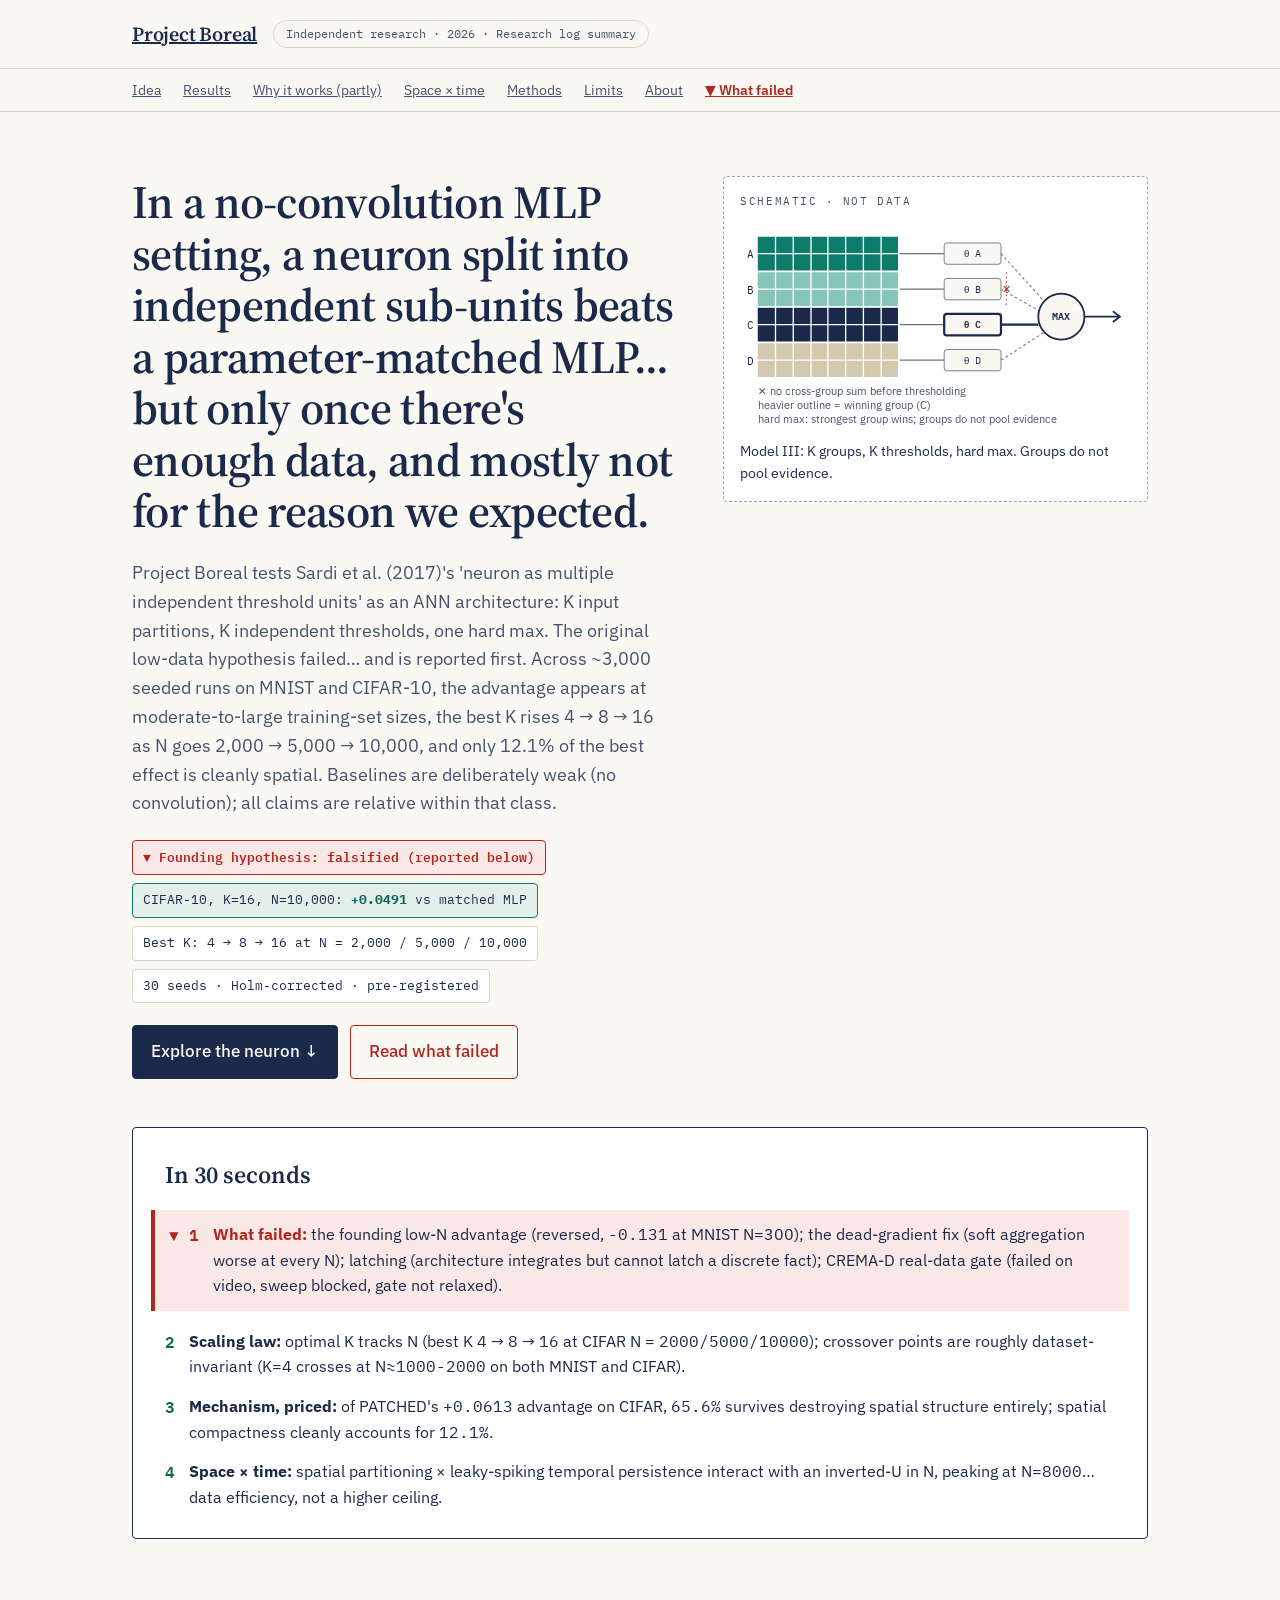
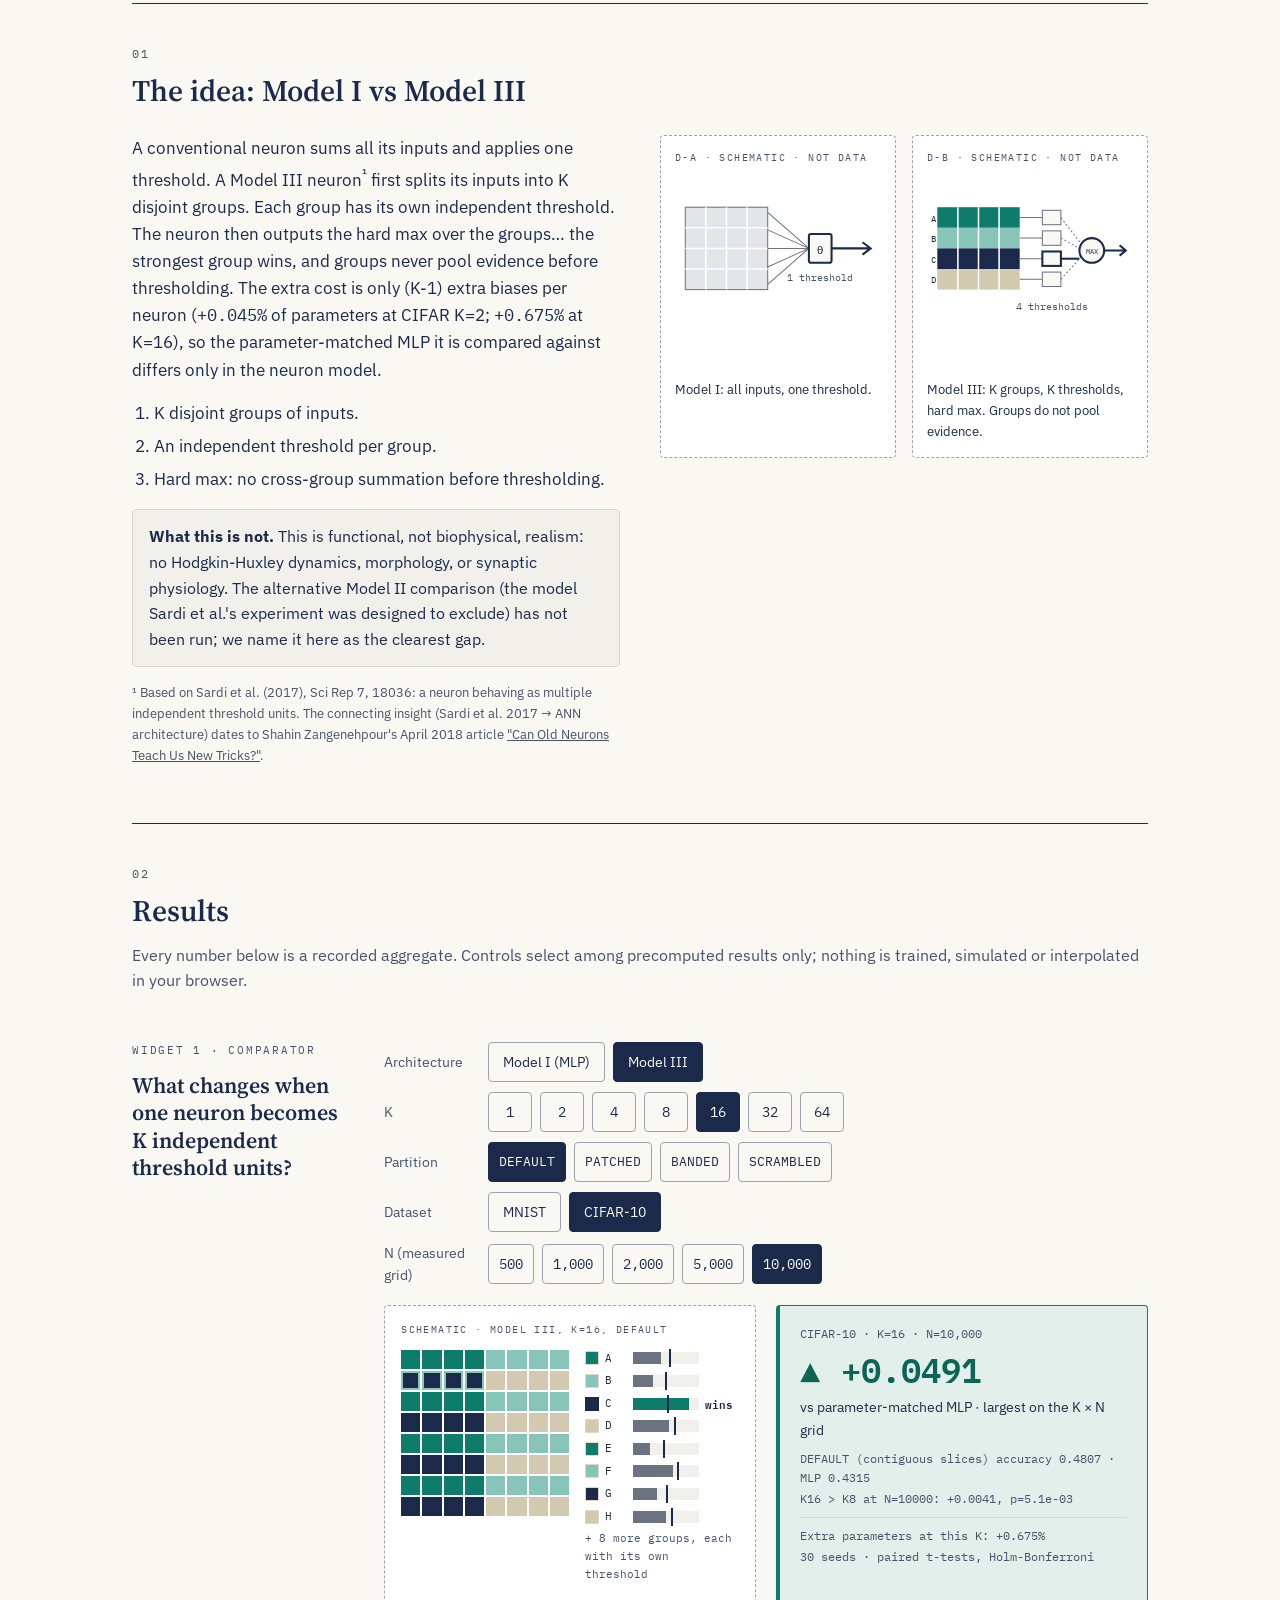
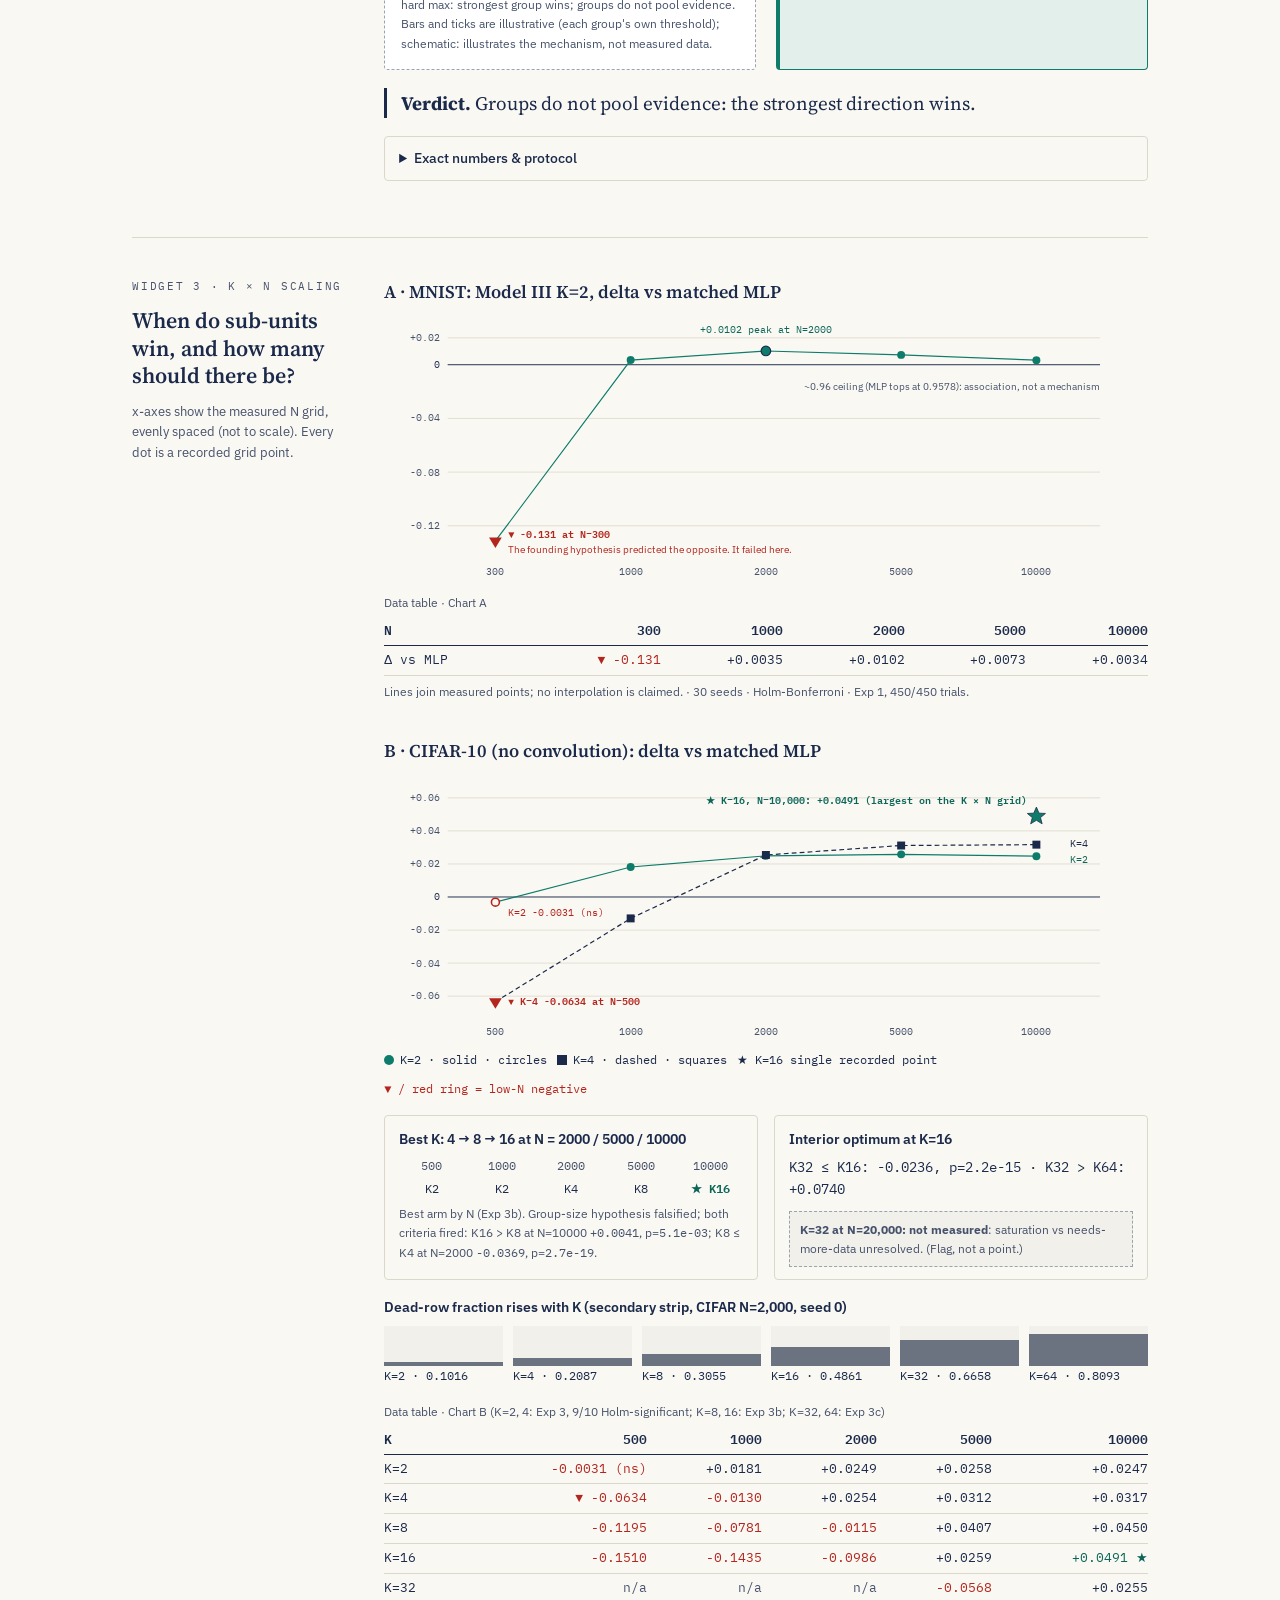
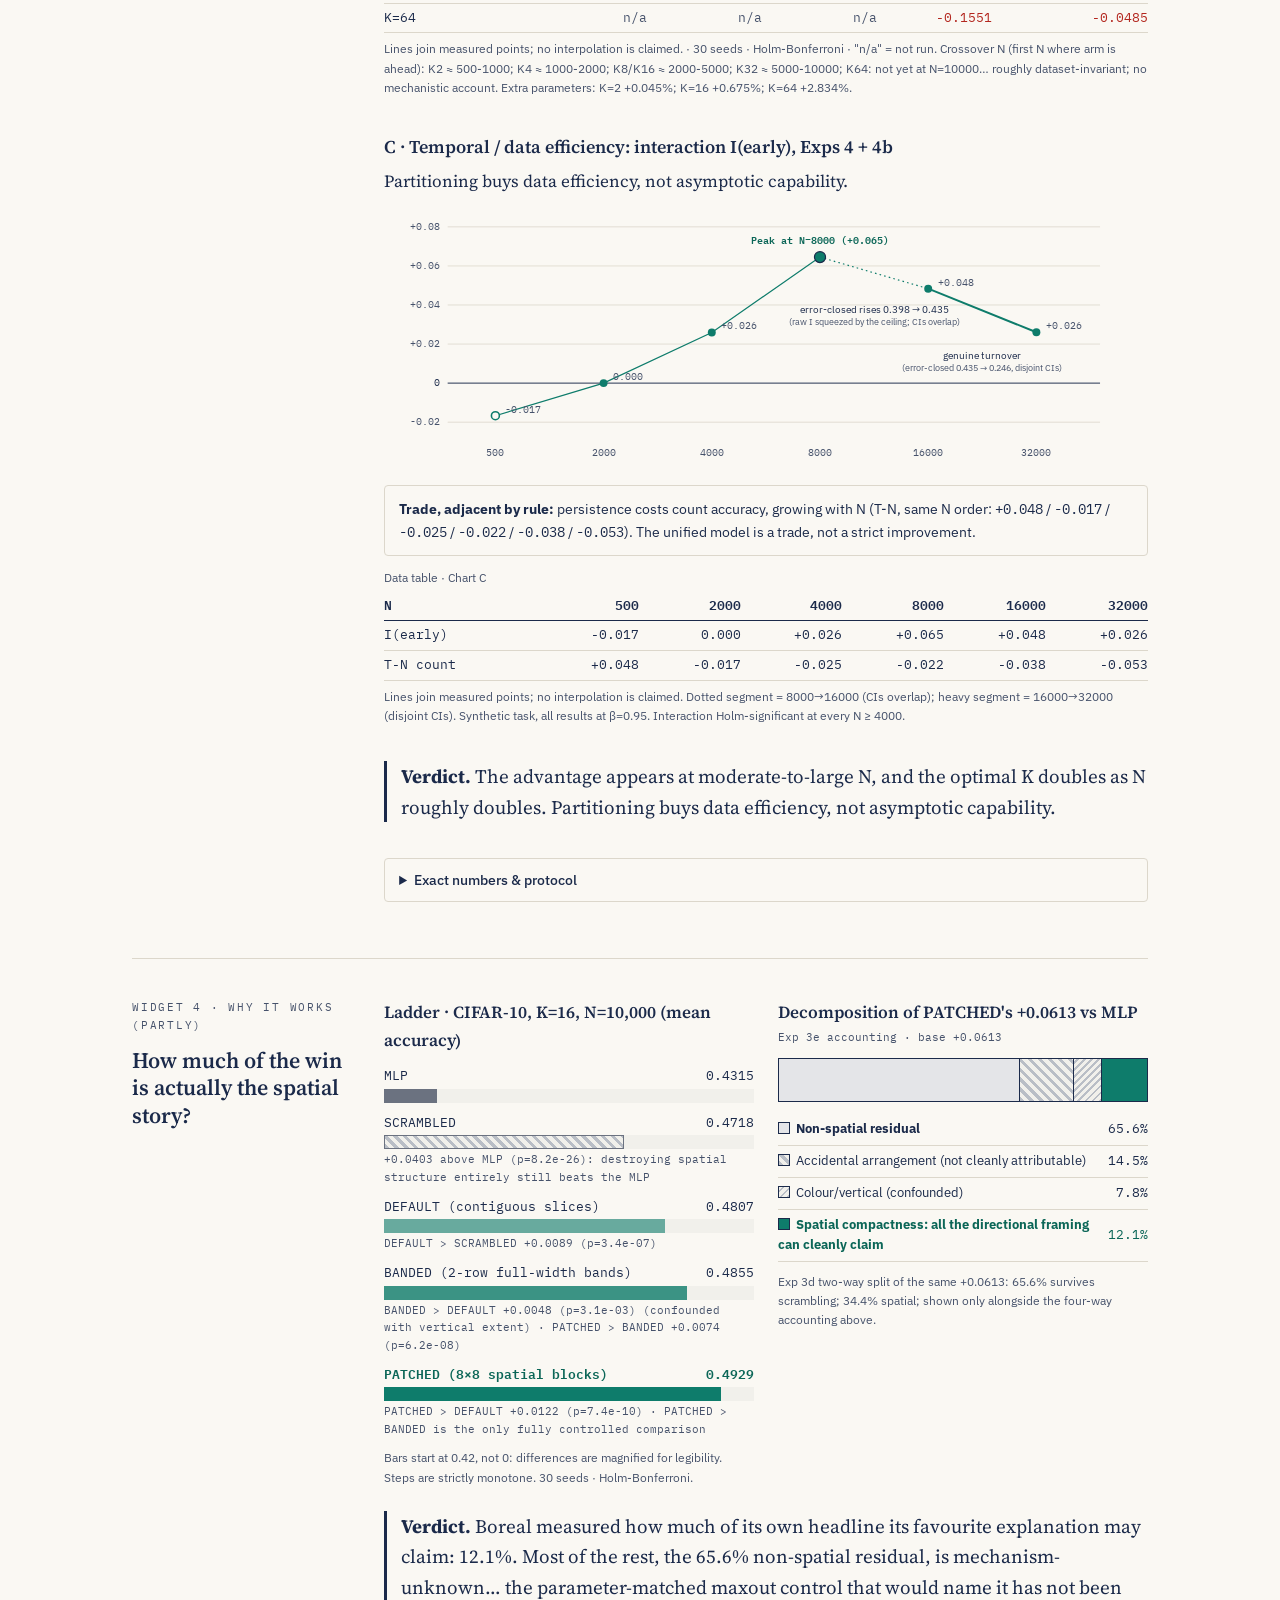
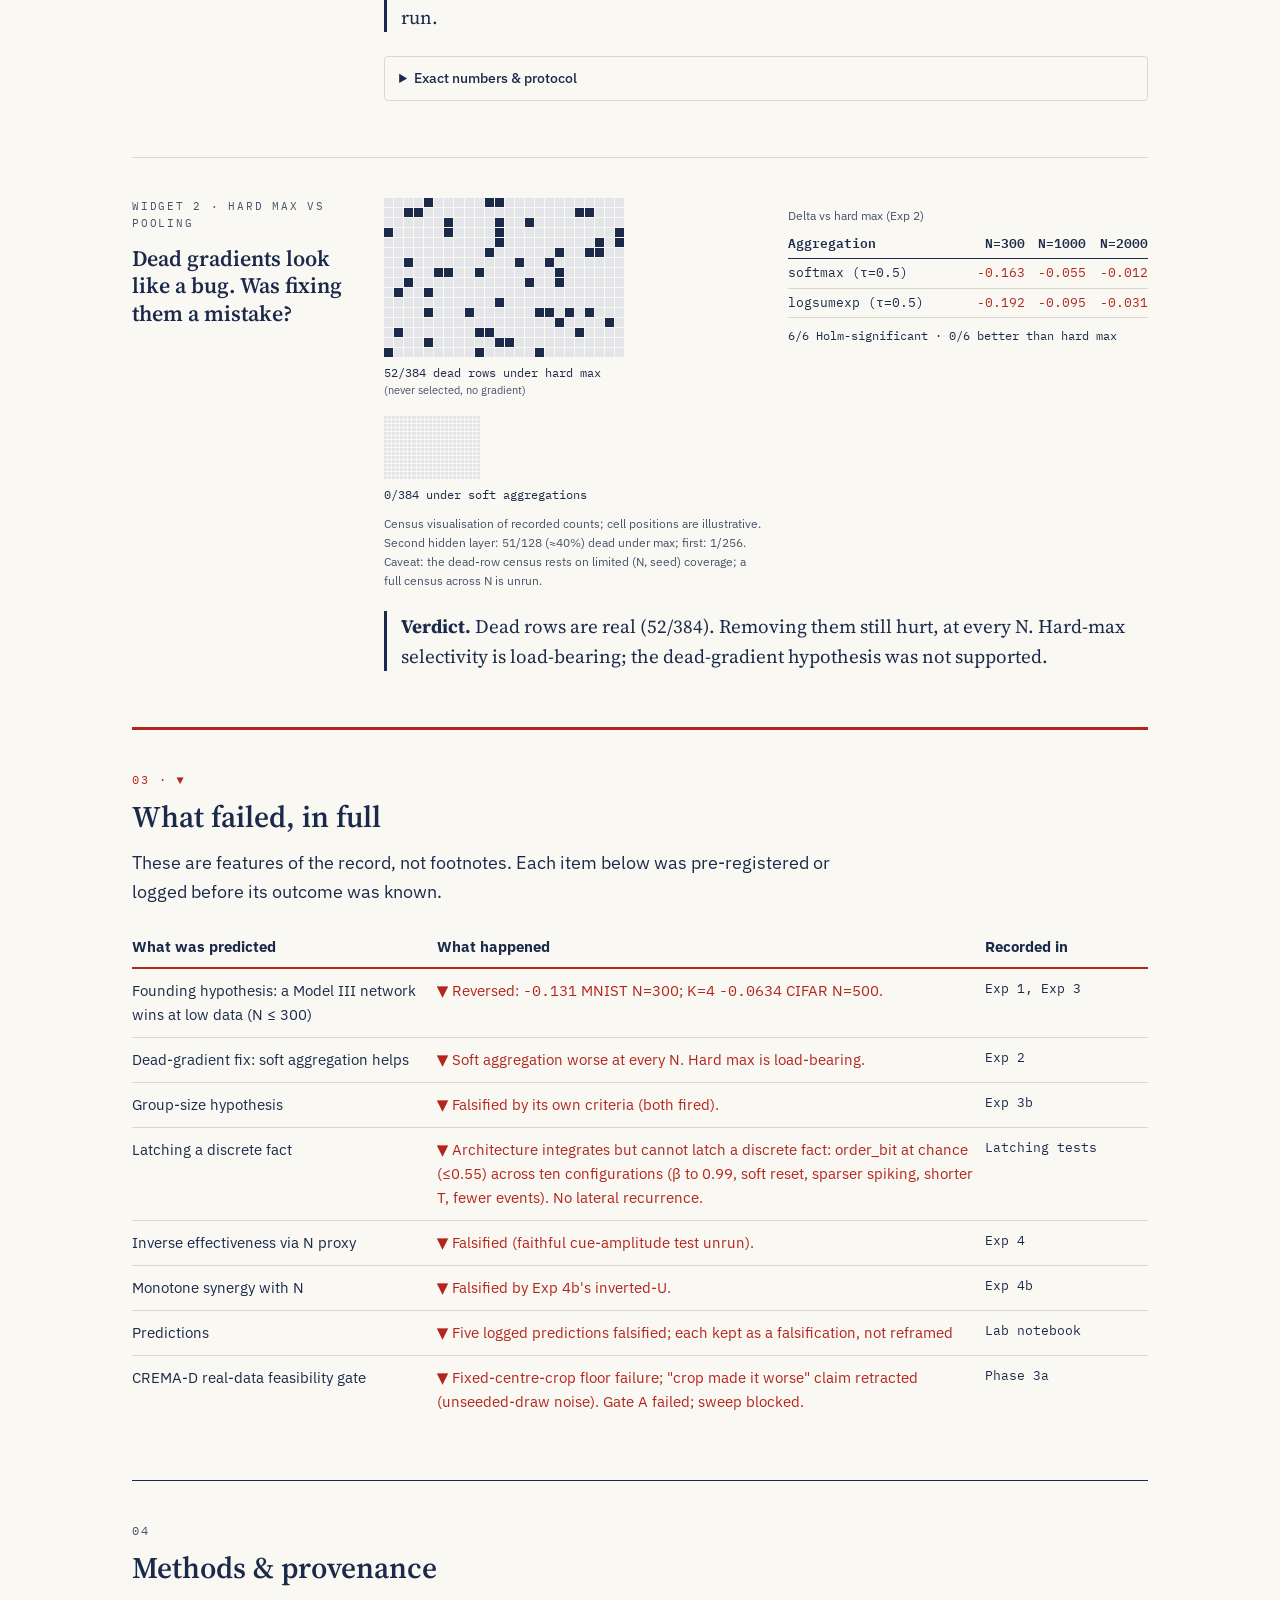
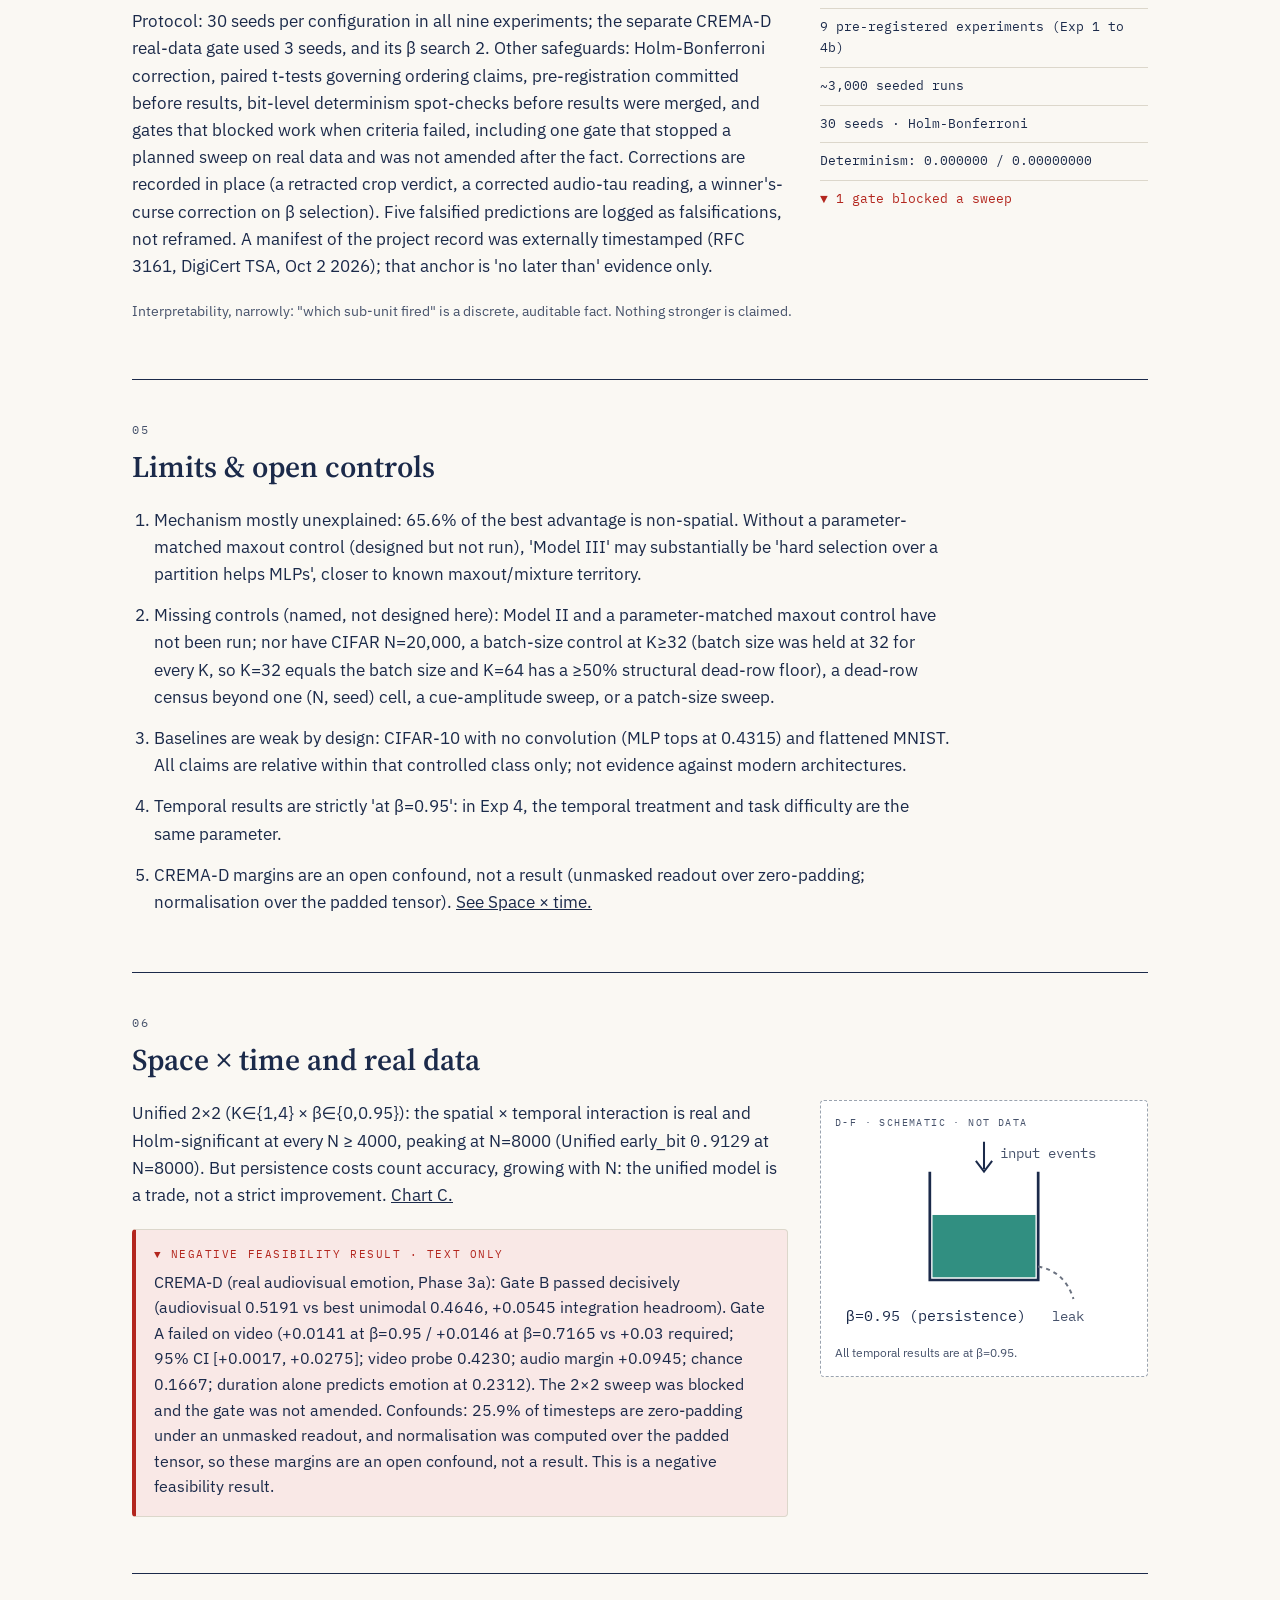
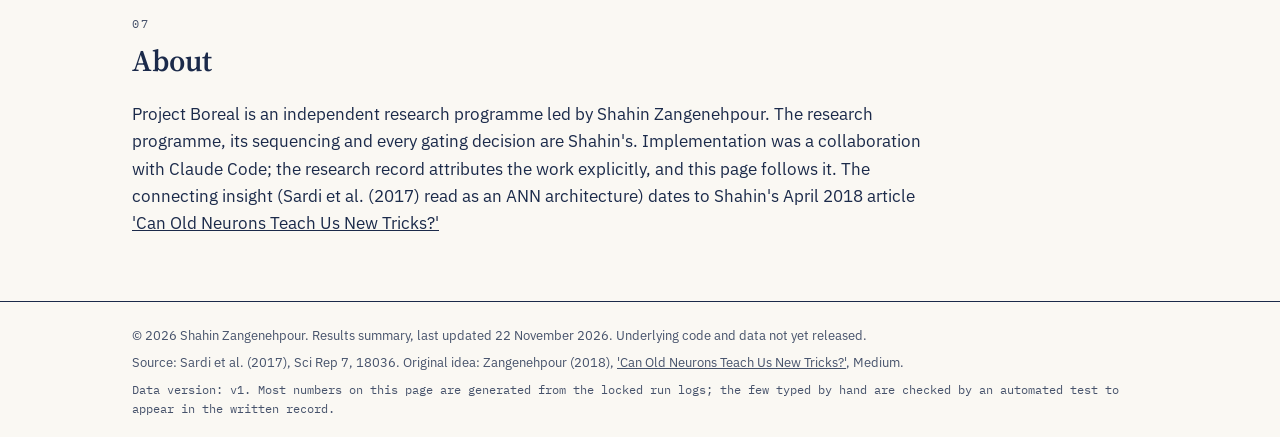
<file: boreal/index.html>
<!doctype html>
<html lang="en-CA">
<head>
<meta charset="utf-8">
<meta name="viewport" content="width=device-width, initial-scale=1">
<title>Project Boreal</title>
<meta name="description" content="Project Boreal: a pre-registered test of multi-threshold Model III neurons against parameter-matched MLPs. Results summary from the research log.">
<link rel="preconnect" href="https://fonts.googleapis.com">
<link rel="preconnect" href="https://fonts.gstatic.com" crossorigin>
<link rel="stylesheet" href="https://fonts.googleapis.com/css2?family=Source+Serif+4:opsz,wght@8..60,400;8..60,600&family=IBM+Plex+Sans:wght@400;500;600&family=IBM+Plex+Mono:wght@400;500;600&display=swap">
<link rel="stylesheet" href="styles.css">
<script src="app.js" defer></script>
</head>
<body>

<header class="site-header" id="top">
  <div class="site-header__inner">
    <a class="site-title" href="#top">Project Boreal</a>
    <span class="pill">Independent research · 2026 · Research log summary</span>
  </div>
</header>

<nav class="sticky-nav" aria-label="Sections">
  <div class="sticky-nav__inner">
    <a href="#idea">Idea</a>
    <a href="#results">Results</a>
    <a href="#why">Why it works (partly)</a>
    <a href="#spacetime">Space × time</a>
    <a href="#methods">Methods</a>
    <a href="#limits">Limits</a>
    <a href="#about">About</a>
    <a class="sticky-nav__fail" href="#failed">▼ What failed</a>
  </div>
</nav>

<main>

<section class="hero" aria-labelledby="hero-title">
  <div class="hero__text">
    <h1 id="hero-title">In a no-convolution MLP setting, a neuron split into independent sub-units beats a parameter-matched MLP… but only once there's enough data, and mostly not for the reason we expected.</h1>
    <p class="lead">Project Boreal tests Sardi et al. (2017)'s 'neuron as multiple independent threshold units' as an ANN architecture: K input partitions, K independent thresholds, one hard max. The original low-data hypothesis failed… and is reported first. Across ~3,000 seeded runs on MNIST and CIFAR-10, the advantage appears at moderate-to-large training-set sizes, the best K rises <span data-v="cifar.best_k.2000" data-f="i">4</span> → <span data-v="cifar.best_k.5000" data-f="i">8</span> → <span data-v="cifar.best_k.10000" data-f="i">16</span> as N goes 2,000 → 5,000 → 10,000, and only <span data-v="partition.share.compactness" data-f="p1">12.1%</span> of the best effect is cleanly spatial. Baselines are deliberately weak (no convolution); all claims are relative within that class.</p>
    <ul class="chips">
      <li class="chip-fail">▼ Founding hypothesis: falsified (reported below)</li>
      <li class="chip-win">CIFAR-10, K=16, N=10,000: <b data-v="cifar.delta.16.10000" data-f="s4">+0.0491</b> vs matched MLP</li>
      <li>Best K: <span data-v="cifar.best_k.2000" data-f="i">4</span> → <span data-v="cifar.best_k.5000" data-f="i">8</span> → <span data-v="cifar.best_k.10000" data-f="i">16</span> at N = 2,000 / 5,000 / 10,000</li>
      <li><span data-v="meta.seeds" data-f="i">30</span> seeds · Holm-corrected · pre-registered</li>
    </ul>
    <div class="ctas">
      <a class="cta" href="#widget1">Explore the neuron ↓</a>
      <a class="cta cta--fail" href="#failed">Read what failed</a>
    </div>
  </div>
  <figure class="schematic hero__fig only-desk">
    <div class="schematic__label">SCHEMATIC · NOT DATA</div>
    <svg viewBox="0 0 440 240" role="img" aria-label="Schematic of a Model III neuron: an input grid split into four lettered groups, each with its own threshold, feeding a hard max; group C wins.">
      <rect class="f-g0" x="20" y="20" width="158" height="38"/>
      <rect class="f-g1" x="20" y="60" width="158" height="38"/>
      <rect class="f-g2" x="20" y="100" width="158" height="38"/>
      <rect class="f-g3" x="20" y="140" width="158" height="38"/>
      <path class="f-none s-surface" stroke-width="1.5" d="M40 20V178M60 20V178M80 20V178M99 20V178M119 20V178M139 20V178M159 20V178M20 39H178M20 79H178M20 119H178M20 159H178"/>
      <text class="t-mono" font-size="12" x="8" y="44">A</text>
      <text class="t-mono" font-size="12" x="8" y="84">B</text>
      <text class="t-mono" font-size="12" x="8" y="124">C</text>
      <text class="t-mono" font-size="12" x="8" y="164">D</text>
      <path class="f-none s-base" stroke-width="1.5" d="M180 39H230M180 79H230M180 119H230M180 159H230"/>
      <rect class="f-paper s-base" stroke-width="1" x="230" y="27" width="64" height="24" rx="3"/>
      <rect class="f-paper s-base" stroke-width="1" x="230" y="67" width="64" height="24" rx="3"/>
      <rect class="f-paper s-ink" stroke-width="2.5" x="230" y="107" width="64" height="24" rx="3"/>
      <rect class="f-paper s-base" stroke-width="1" x="230" y="147" width="64" height="24" rx="3"/>
      <text class="t-mono t-mid" font-size="11" x="262" y="43">θ A</text>
      <text class="t-mono t-mid" font-size="11" x="262" y="83">θ B</text>
      <text class="t-mono t-mid t-b" font-size="11" x="262" y="123">θ C</text>
      <text class="t-mono t-mid" font-size="11" x="262" y="163">θ D</text>
      <path class="f-none s-base" stroke-width="1.2" stroke-dasharray="3 3" d="M294 39L342 92M294 79L338 104M294 159L342 128"/>
      <path class="f-none s-ink" stroke-width="2.5" d="M294 119H336"/>
      <circle class="f-paper s-ink" stroke-width="2" cx="362" cy="110" r="26"/>
      <text class="t-mono t-mid t-b" font-size="11" x="362" y="114">MAX</text>
      <path class="f-none s-ink" stroke-width="2" d="M388 110H426M420 104L428 110L420 116"/>
      <path class="f-none s-fail" stroke-width="1" stroke-dasharray="2 3" d="M300 60V98"/>
      <text class="t-mono t-fail t-mid" font-size="12" x="300" y="83">✕</text>
      <text class="t-body t-ink2" font-size="12" x="20" y="198">✕ no cross-group sum before thresholding</text>
      <text class="t-body t-ink2" font-size="12" x="20" y="214">heavier outline = winning group (C)</text>
      <text class="t-body t-ink2" font-size="12" x="20" y="230">hard max: strongest group wins; groups do not pool evidence</text>
    </svg>
    <figcaption>Model III: K groups, K thresholds, hard max. Groups do not pool evidence.</figcaption>
  </figure>
</section>

<section class="thirty" aria-labelledby="thirty-title">
  <h2 id="thirty-title">In 30 seconds</h2>
  <ol>
    <li class="thirty__fail"><span class="thirty__n">▼ 1</span> <span><b>What failed:</b> the founding low-N advantage (reversed, <span class="mono" data-v="mnist.delta_k2.300" data-f="s3">-0.131</span> at MNIST N=300); the dead-gradient fix (soft aggregation worse at every N); latching (architecture integrates but cannot latch a discrete fact); CREMA-D real-data gate (failed on video, sweep blocked, gate not relaxed).</span></li>
    <li><span class="thirty__n">2</span> <span><b>Scaling law:</b> optimal K tracks N (best K <span class="mono" data-v="cifar.best_k.2000" data-f="i">4</span> → <span class="mono" data-v="cifar.best_k.5000" data-f="i">8</span> → <span class="mono" data-v="cifar.best_k.10000" data-f="i">16</span> at CIFAR N = <span class="mono">2000/5000/10000</span>); crossover points are roughly dataset-invariant (K=4 crosses at N≈<span class="mono">1000-2000</span> on both MNIST and CIFAR).</span></li>
    <li><span class="thirty__n">3</span> <span><b>Mechanism, priced:</b> of PATCHED's <span class="mono" data-v="partition.delta.PATCHED" data-f="s4">+0.0613</span> advantage on CIFAR, <span class="mono" data-v="partition.share.non_spatial" data-f="p1">65.6%</span> survives destroying spatial structure entirely; spatial compactness cleanly accounts for <span class="mono" data-v="partition.share.compactness" data-f="p1">12.1%</span>.</span></li>
    <li><span class="thirty__n">4</span> <span><b>Space × time:</b> spatial partitioning × leaky-spiking temporal persistence interact with an inverted-U in N, peaking at N=<span class="mono">8000</span>… data efficiency, not a higher ceiling.</span></li>
  </ol>
</section>

<section class="hero-mob only-mob" aria-label="Schematic of a Model III neuron">
  <figure class="schematic">
    <div class="schematic__label">SCHEMATIC · NOT DATA</div>
    <div class="hero-mob__inner">
      <div class="hero-mob__grid" aria-hidden="true"><span></span><span></span><span></span><span></span></div>
      <div class="hero-mob__map">
        <span>A → θ A</span>
        <span>B → θ B</span>
        <span><b>C → θ C · wins</b></span>
        <span>D → θ D</span>
        <span class="ink2">→ MAX → out</span>
      </div>
    </div>
    <figcaption>Model III: K groups, K thresholds, hard max. Groups do not pool evidence.</figcaption>
  </figure>
</section>

<section class="sec sec--idea" id="idea" aria-labelledby="idea-title">
  <div class="eyebrow">01</div>
  <h2 id="idea-title">The idea: Model I vs Model III</h2>
  <div class="idea">
    <div class="idea__text">
      <p>A conventional neuron sums all its inputs and applies one threshold. A Model III neuron<sup>¹</sup> first splits its inputs into K disjoint groups. Each group has its own independent threshold. The neuron then outputs the hard max over the groups… the strongest group wins, and groups never pool evidence before thresholding. The extra cost is only (K-1) extra biases per neuron (<span class="mono" data-v="cifar.extra_params.2.pct" data-f="sp3">+0.045%</span> of parameters at CIFAR K=2; <span class="mono" data-v="cifar.extra_params.16.pct" data-f="sp3">+0.675%</span> at K=16), so the parameter-matched MLP it is compared against differs only in the neuron model.</p>
      <ol>
        <li>K disjoint groups of inputs.</li>
        <li>An independent threshold per group.</li>
        <li>Hard max: no cross-group summation before thresholding.</li>
      </ol>
      <div class="box"><b>What this is not.</b> This is functional, not biophysical, realism: no Hodgkin-Huxley dynamics, morphology, or synaptic physiology. The alternative Model II comparison (the model Sardi et al.'s experiment was designed to exclude) has not been run; we name it here as the clearest gap.</div>
      <p class="footnote">¹ Based on Sardi et al. (2017), Sci Rep 7, 18036: a neuron behaving as multiple independent threshold units. The connecting insight (Sardi et al. 2017 → ANN architecture) dates to Shahin Zangenehpour's April 2018 article <a href="https://medium.com/@docteurzed/can-old-neurons-teach-us-new-tricks-2f8df9939057">"Can Old Neurons Teach Us New Tricks?"</a>.</p>
    </div>
    <div class="idea__figs">
      <figure class="schematic">
        <div class="schematic__label">D-A · SCHEMATIC · NOT DATA</div>
        <svg viewBox="0 0 200 200" role="img" aria-label="Model I: all inputs converge on one threshold and one output.">
          <rect class="f-base-soft s-base" stroke-width="1" x="10" y="40" width="80" height="80"/>
          <path class="f-none s-surface" stroke-width="1.5" d="M30 40V120M50 40V120M70 40V120M10 60H90M10 80H90M10 100H90"/>
          <path class="f-none s-base" stroke-width="1" d="M90 45L130 80M90 80H130M90 115L130 80M90 62L130 80M90 98L130 80"/>
          <rect class="f-paper s-ink" stroke-width="2" x="130" y="66" width="22" height="28" rx="2"/>
          <text class="t-mono t-mid" font-size="11" x="141" y="85">θ</text>
          <path class="f-none s-ink" stroke-width="2" d="M152 80H188M182 74L190 80L182 86"/>
          <text class="t-mono t-ink2 t-mid" font-size="10" x="141" y="112">1 threshold</text>
        </svg>
        <figcaption>Model I: all inputs, one threshold.</figcaption>
      </figure>
      <figure class="schematic">
        <div class="schematic__label">D-B · SCHEMATIC · NOT DATA</div>
        <svg viewBox="0 0 200 200" role="img" aria-label="Model III: four input groups, four thresholds, a hard max; group C wins.">
          <rect class="f-g0" x="10" y="40" width="80" height="20"/>
          <rect class="f-g1" x="10" y="60" width="80" height="20"/>
          <rect class="f-g2" x="10" y="80" width="80" height="20"/>
          <rect class="f-g3" x="10" y="100" width="80" height="20"/>
          <path class="f-none s-surface" stroke-width="1.5" d="M30 40V120M50 40V120M70 40V120"/>
          <path class="f-none s-base" stroke-width="1" d="M90 50H112M90 70H112M90 90H112M90 110H112"/>
          <rect class="f-paper s-base" stroke-width="1" x="112" y="43" width="18" height="14"/>
          <rect class="f-paper s-base" stroke-width="1" x="112" y="63" width="18" height="14"/>
          <rect class="f-paper s-ink" stroke-width="2" x="112" y="83" width="18" height="14"/>
          <rect class="f-paper s-base" stroke-width="1" x="112" y="103" width="18" height="14"/>
          <path class="f-none s-base" stroke-width="1" stroke-dasharray="2 2" d="M130 50L150 76M130 70L148 80M130 110L150 88"/>
          <path class="f-none s-ink" stroke-width="2" d="M130 90H148"/>
          <circle class="f-paper s-ink" stroke-width="2" cx="160" cy="82" r="12"/>
          <text class="t-mono t-mid" font-size="7" x="160" y="85">MAX</text>
          <path class="f-none s-ink" stroke-width="2" d="M172 82H192M187 77L193 82L187 87"/>
          <text class="t-mono" font-size="9" x="4" y="54">A</text>
          <text class="t-mono" font-size="9" x="4" y="74">B</text>
          <text class="t-mono" font-size="9" x="4" y="94">C</text>
          <text class="t-mono" font-size="9" x="4" y="114">D</text>
          <text class="t-mono t-ink2 t-mid" font-size="10" x="121" y="140">4 thresholds</text>
        </svg>
        <figcaption>Model III: K groups, K thresholds, hard max. Groups do not pool evidence.</figcaption>
      </figure>
    </div>
  </div>
</section>

<section class="sec sec--results" id="results" aria-labelledby="results-title">
  <div class="eyebrow">02</div>
  <h2 id="results-title">Results</h2>
  <p>Every number below is a recorded aggregate. Controls select among precomputed results only; nothing is trained, simulated or interpolated in your browser.</p>
</section>

<section class="widget widget--first widget--w1" id="widget1" aria-labelledby="w1-title">
  <div class="widget__wrap">
    <div class="widget__side">
      <div class="widget__label">WIDGET 1 · COMPARATOR</div>
      <h3 id="w1-title">What changes when one neuron becomes K independent threshold units?</h3>
    </div>
    <div class="widget__main">
      <div class="controls">
        <div class="ctl-row" role="group" aria-labelledby="ctl-arch">
          <span class="ctl-row__label" id="ctl-arch">Architecture</span>
          <button type="button" class="btn" data-arch="I" aria-pressed="false" disabled>Model I (MLP)</button>
          <button type="button" class="btn" data-arch="III" aria-pressed="true" disabled>Model III</button>
        </div>
        <div class="ctl-row" role="group" aria-labelledby="ctl-k">
          <span class="ctl-row__label" id="ctl-k">K</span>
          <button type="button" class="btn btn--k" data-k="1" aria-pressed="false" disabled>1</button>
          <button type="button" class="btn btn--k" data-k="2" aria-pressed="false" disabled>2</button>
          <button type="button" class="btn btn--k" data-k="4" aria-pressed="false" disabled>4</button>
          <button type="button" class="btn btn--k" data-k="8" aria-pressed="false" disabled>8</button>
          <button type="button" class="btn btn--k" data-k="16" aria-pressed="true" disabled>16</button>
          <button type="button" class="btn btn--k" data-k="32" aria-pressed="false" disabled>32</button>
          <button type="button" class="btn btn--k" data-k="64" aria-pressed="false" disabled>64</button>
        </div>
        <div class="ctl-row" role="group" aria-labelledby="ctl-part">
          <span class="ctl-row__label" id="ctl-part">Partition</span>
          <button type="button" class="btn btn--part" data-part="DEFAULT" aria-pressed="true" disabled>DEFAULT</button>
          <button type="button" class="btn btn--part" data-part="PATCHED" aria-pressed="false" disabled>PATCHED</button>
          <button type="button" class="btn btn--part" data-part="BANDED" aria-pressed="false" disabled>BANDED</button>
          <button type="button" class="btn btn--part" data-part="SCRAMBLED" aria-pressed="false" disabled>SCRAMBLED</button>
        </div>
        <div class="ctl-row" role="group" aria-labelledby="ctl-ds">
          <span class="ctl-row__label" id="ctl-ds">Dataset</span>
          <button type="button" class="btn" data-ds="MNIST" aria-pressed="false" disabled>MNIST</button>
          <button type="button" class="btn" data-ds="CIFAR" aria-pressed="true" disabled>CIFAR-10</button>
        </div>
        <div class="ctl-row" role="group" aria-labelledby="ctl-n">
          <span class="ctl-row__label" id="ctl-n">N (measured grid)</span>
          <button type="button" class="btn btn--n" data-ni="0" aria-pressed="false" disabled>500</button>
          <button type="button" class="btn btn--n" data-ni="1" aria-pressed="false" disabled>1,000</button>
          <button type="button" class="btn btn--n" data-ni="2" aria-pressed="false" disabled>2,000</button>
          <button type="button" class="btn btn--n" data-ni="3" aria-pressed="false" disabled>5,000</button>
          <button type="button" class="btn btn--n" data-ni="4" aria-pressed="true" disabled>10,000</button>
        </div>
      </div>
      <p class="load-note" id="w1-load-note" hidden>The interactive controls could not start, so they are off. The default recorded cell is shown.</p>

      <div class="stage">
        <figure class="schematic stage__fig">
          <div class="schematic__label" id="w1-stage-label">SCHEMATIC · MODEL III, K=16, DEFAULT</div>
          <div class="stage__inner" aria-hidden="true">
            <div class="cells" id="w1-cells"><div class="cell g0"></div><div class="cell g0"></div><div class="cell g0"></div><div class="cell g0"></div><div class="cell g1"></div><div class="cell g1"></div><div class="cell g1"></div><div class="cell g1"></div><div class="cell g2 win"></div><div class="cell g2 win"></div><div class="cell g2 win"></div><div class="cell g2 win"></div><div class="cell g3"></div><div class="cell g3"></div><div class="cell g3"></div><div class="cell g3"></div><div class="cell g0"></div><div class="cell g0"></div><div class="cell g0"></div><div class="cell g0"></div><div class="cell g1"></div><div class="cell g1"></div><div class="cell g1"></div><div class="cell g1"></div><div class="cell g2"></div><div class="cell g2"></div><div class="cell g2"></div><div class="cell g2"></div><div class="cell g3"></div><div class="cell g3"></div><div class="cell g3"></div><div class="cell g3"></div><div class="cell g0"></div><div class="cell g0"></div><div class="cell g0"></div><div class="cell g0"></div><div class="cell g1"></div><div class="cell g1"></div><div class="cell g1"></div><div class="cell g1"></div><div class="cell g2"></div><div class="cell g2"></div><div class="cell g2"></div><div class="cell g2"></div><div class="cell g3"></div><div class="cell g3"></div><div class="cell g3"></div><div class="cell g3"></div><div class="cell g0"></div><div class="cell g0"></div><div class="cell g0"></div><div class="cell g0"></div><div class="cell g1"></div><div class="cell g1"></div><div class="cell g1"></div><div class="cell g1"></div><div class="cell g2"></div><div class="cell g2"></div><div class="cell g2"></div><div class="cell g2"></div><div class="cell g3"></div><div class="cell g3"></div><div class="cell g3"></div><div class="cell g3"></div></div>
            <div class="grp-rows">
              <div class="grp-rows__list" id="w1-rows"><div class="grp-row"><span class="grp-row__sw g0"></span><span class="grp-row__id">A</span><span class="grp-row__track"><span class="grp-row__fill" style="width:42%"></span><span class="grp-row__tick" style="left:55%"></span></span><span class="grp-row__tag"></span></div><div class="grp-row"><span class="grp-row__sw g1"></span><span class="grp-row__id">B</span><span class="grp-row__track"><span class="grp-row__fill" style="width:30%"></span><span class="grp-row__tick" style="left:48%"></span></span><span class="grp-row__tag"></span></div><div class="grp-row grp-row--win"><span class="grp-row__sw g2"></span><span class="grp-row__id">C</span><span class="grp-row__track"><span class="grp-row__fill" style="width:84%"></span><span class="grp-row__tick" style="left:52%"></span></span><span class="grp-row__tag">wins</span></div><div class="grp-row"><span class="grp-row__sw g3"></span><span class="grp-row__id">D</span><span class="grp-row__track"><span class="grp-row__fill" style="width:55%"></span><span class="grp-row__tick" style="left:62%"></span></span><span class="grp-row__tag"></span></div><div class="grp-row"><span class="grp-row__sw g0"></span><span class="grp-row__id">E</span><span class="grp-row__track"><span class="grp-row__fill" style="width:26%"></span><span class="grp-row__tick" style="left:45%"></span></span><span class="grp-row__tag"></span></div><div class="grp-row"><span class="grp-row__sw g1"></span><span class="grp-row__id">F</span><span class="grp-row__track"><span class="grp-row__fill" style="width:61%"></span><span class="grp-row__tick" style="left:66%"></span></span><span class="grp-row__tag"></span></div><div class="grp-row"><span class="grp-row__sw g2"></span><span class="grp-row__id">G</span><span class="grp-row__track"><span class="grp-row__fill" style="width:36%"></span><span class="grp-row__tick" style="left:50%"></span></span><span class="grp-row__tag"></span></div><div class="grp-row"><span class="grp-row__sw g3"></span><span class="grp-row__id">H</span><span class="grp-row__track"><span class="grp-row__fill" style="width:50%"></span><span class="grp-row__tick" style="left:58%"></span></span><span class="grp-row__tag"></span></div></div>
              <div class="grp-more" id="w1-more">+ 8 more groups, each with its own threshold</div>
            </div>
          </div>
          <figcaption><span id="w1-caption-lead">hard max: strongest group wins; groups do not pool evidence.</span> Bars and ticks are illustrative (each group's own threshold); schematic: illustrates the mechanism, not measured data.</figcaption>
        </figure>
        <div class="panel panel--measured" id="w1-panel" aria-live="polite">
          <div class="panel__head" id="w1-head">CIFAR-10 · K=16 · N=10,000</div>
          <div class="panel__value" id="w1-value">▲ <span data-v="partition.delta.DEFAULT" data-f="s4">+0.0491</span></div>
          <div class="panel__sub" id="w1-sub">vs parameter-matched MLP · largest on the K × N grid</div>
          <div class="panel__lines" id="w1-lines"><div>DEFAULT (contiguous slices) accuracy <span data-v="partition.acc.DEFAULT" data-f="f4">0.4807</span> · MLP <span data-v="partition.acc.MLP" data-f="f4">0.4315</span></div><div>K16 &gt; K8 at N=10000: <span data-v="cifar.tests.k16_vs_k8_10000.diff" data-f="s4">+0.0041</span>, p=<span data-v="cifar.tests.k16_vs_k8_10000.p" data-f="e">5.1e-03</span></div></div>
          <p class="panel__low" id="w1-low" hidden>The founding hypothesis predicted the opposite. It failed here.</p>
          <div class="panel__foot">
            <div>Extra parameters at this K: <span id="w1-params" data-v="cifar.extra_params.16.pct" data-f="sp3">+0.675%</span></div>
            <div id="w1-src"><span data-v="meta.seeds" data-f="i">30</span> seeds · paired t-tests, Holm-Bonferroni</div>
          </div>
        </div>
      </div>

      <p class="verdict"><b>Verdict.</b> Groups do not pool evidence: the strongest direction wins.</p>
      <details class="exact">
        <summary>Exact numbers &amp; protocol</summary>
        <div class="exact__body">
          <span>MNIST, Model III K=2 vs parameter-matched MLP (Exp 1, <span data-v="mnist.trials" data-f="i">450</span>/<span data-v="mnist.trials" data-f="i">450</span> trials): N=300 <span data-v="mnist.delta_k2.300" data-f="s3">-0.131</span> · 1000 <span data-v="mnist.delta_k2.1000" data-f="s4">+0.0035</span> · 2000 <span data-v="mnist.delta_k2.2000" data-f="s4">+0.0102</span> (peak) · 5000 <span data-v="mnist.delta_k2.5000" data-f="s4">+0.0073</span> · 10000 <span data-v="mnist.delta_k2.10000" data-f="s4">+0.0034</span>. MLP tops at <span data-v="mnist.mlp_top" data-f="f4">0.9578</span>.</span>
          <span>MNIST, K=4 (Exp 1): N=300 <span data-v="mnist.delta_k4.300" data-f="s3">-0.328</span> · 1000 <span data-v="mnist.delta_k4.1000" data-f="s4">-0.0343</span> · 2000 <span data-v="mnist.delta_k4.2000" data-f="s4">+0.0067</span> · 5000 <span data-v="mnist.delta_k4.5000" data-f="s4">+0.0062</span> · 10000 <span data-v="mnist.delta_k4.10000" data-f="s4">+0.0020</span>.</span>
          <span>CIFAR-10 (no convolution; MLP tops at <span data-v="cifar.mlp_top" data-f="f4">0.4315</span>), Exp 3: K=2 <span data-v="cifar.delta.2.500" data-f="s4">-0.0031</span> (ns) / <span data-v="cifar.delta.2.1000" data-f="s4">+0.0181</span> / <span data-v="cifar.delta.2.2000" data-f="s4">+0.0249</span> / <span data-v="cifar.delta.2.5000" data-f="s4">+0.0258</span> / <span data-v="cifar.delta.2.10000" data-f="s4">+0.0247</span>; K=4 <span data-v="cifar.delta.4.500" data-f="s4">-0.0634</span> / <span data-v="cifar.delta.4.1000" data-f="s4">-0.0130</span> / <span data-v="cifar.delta.4.2000" data-f="s4">+0.0254</span> / <span data-v="cifar.delta.4.5000" data-f="s4">+0.0312</span> / <span data-v="cifar.delta.4.10000" data-f="s4">+0.0317</span> at N=500/1000/2000/5000/10000. <span data-v="cifar.exp3_sig_count" data-f="i">9</span>/<span data-v="cifar.exp3_comparisons" data-f="i">10</span> Holm-significant.</span>
          <span>K=16, N=10,000: <span data-v="cifar.delta.16.10000" data-f="s4">+0.0491</span> (Exp 3b). Partition arms measured only at K=16, N=10,000 (Exp 3d, 3e).</span>
          <span>Protocol: <span data-v="meta.seeds" data-f="i">30</span> seeds · Holm-Bonferroni · paired t-tests govern ordering claims (Welch reported) · pre-registered.</span>
        </div>
      </details>
    </div>
  </div>
</section>

<section class="widget widget--w3" aria-labelledby="w3-title">
  <div class="widget__wrap">
    <div class="widget__side">
      <div class="widget__label">WIDGET 3 · K × N SCALING</div>
      <h3 id="w3-title">When do sub-units win, and how many should there be?</h3>
      <p class="widget__note">x-axes show the measured N grid, evenly spaced (not to scale). Every dot is a recorded grid point.</p>
    </div>
    <div class="widget__main">

      <figure class="chart">
        <div class="chart__title"><span class="only-desk">A · MNIST: Model III K=2, delta vs matched MLP</span><span class="only-mob">A · MNIST: K=2, delta vs matched MLP</span></div>
        <svg class="only-desk" viewBox="0 0 960 340" role="img" aria-label="MNIST K=2 delta vs MLP by N: 300 -0.131, 1000 +0.0035, 2000 +0.0102 peak, 5000 +0.0073, 10000 +0.0034." data-x0="140" data-dx="170" data-y0="63.75" data-ppu="1687.5">
          <path class="f-none s-rule" stroke-width="1" d="M80 30H900M80 131.25H900M80 198.75H900M80 266.25H900"/>
          <path class="f-none s-ink" stroke-width="1.2" d="M80 63.75H900"/>
          <text class="ax t-end" x="70" y="34">+0.02</text>
          <text class="ax f-ink t-end" x="70" y="68">0</text>
          <text class="ax t-end" x="70" y="135">-0.04</text>
          <text class="ax t-end" x="70" y="203">-0.08</text>
          <text class="ax t-end" x="70" y="270">-0.12</text>
          <text class="ax t-mid" x="140" y="328">300</text>
          <text class="ax t-mid" x="310" y="328">1000</text>
          <text class="ax t-mid" x="480" y="328">2000</text>
          <text class="ax t-mid" x="650" y="328">5000</text>
          <text class="ax t-mid" x="820" y="328">10000</text>
          <polyline class="f-none s-accent" stroke-width="1.5" data-plot="mnist.delta_k2" data-ns="mnist.n" points="140,285.3 310,57.9 480,46.5 650,51.4 820,58"/>
          <path class="f-fail" d="M-8 -4.3L8 -4.3L0 8.7Z" data-pt="mnist.delta_k2.300" data-i="0" transform="translate(140,285.3)"/>
          <circle class="f-accent" r="5" data-pt="mnist.delta_k2.1000" data-i="1" cx="310" cy="57.9"/>
          <circle class="f-accent s-ink" stroke-width="1.5" r="6" data-pt="mnist.delta_k2.2000" data-i="2" cx="480" cy="46.5"/>
          <circle class="f-accent" r="5" data-pt="mnist.delta_k2.5000" data-i="3" cx="650" cy="51.4"/>
          <circle class="f-accent" r="5" data-pt="mnist.delta_k2.10000" data-i="4" cx="820" cy="58"/>
          <text class="t-mono t-fail t-b" font-size="13" x="156" y="282">▼ <tspan data-v="mnist.delta_k2.300" data-f="s3">-0.131</tspan> at N=300</text>
          <text class="t-body t-fail" font-size="13" x="156" y="300">The founding hypothesis predicted the opposite. It failed here.</text>
          <text class="t-mono t-accent t-mid" font-size="12" x="480" y="24"><tspan data-v="mnist.delta_k2.2000" data-f="s4">+0.0102</tspan> peak at N=2000</text>
          <text class="t-body t-ink2 t-end" font-size="12" x="900" y="96">~<tspan data-v="mnist.mlp_top" data-f="f2">0.96</tspan> ceiling (MLP tops at <tspan data-v="mnist.mlp_top" data-f="f4">0.9578</tspan>): association, not a mechanism</text>
        </svg>
        <svg class="only-mob" viewBox="0 0 328 200" role="img" aria-label="MNIST K=2 delta vs MLP by N: 300 -0.131, 1000 +0.0035, 2000 +0.0102 peak, 5000 +0.0073, 10000 +0.0034." data-x0="60" data-dx="62" data-y0="30" data-ppu="1000">
          <path class="f-none s-rule" stroke-width="1" d="M40 110H320M40 170H320"/>
          <path class="f-none s-ink" stroke-width="1" d="M40 30H320"/>
          <text class="ax ax--s f-ink t-end" x="34" y="34">0</text>
          <text class="ax ax--s t-end" x="34" y="114">-0.08</text>
          <text class="ax ax--s t-end" x="34" y="174">-0.14</text>
          <text class="ax ax--s t-mid" x="60" y="192">300</text>
          <text class="ax ax--s t-mid" x="122" y="192">1k</text>
          <text class="ax ax--s t-mid" x="184" y="192">2k</text>
          <text class="ax ax--s t-mid" x="246" y="192">5k</text>
          <text class="ax ax--s t-mid" x="308" y="192">10k</text>
          <polyline class="f-none s-accent" stroke-width="1.5" data-plot="mnist.delta_k2" data-ns="mnist.n" points="60,161.3 122,26.5 184,19.8 246,22.7 308,26.6"/>
          <path class="f-fail" d="M-6 -3.2L6 -3.2L0 6.5Z" data-pt="mnist.delta_k2.300" data-i="0" transform="translate(60,161.3)"/>
          <circle class="f-accent" r="4" data-pt="mnist.delta_k2.1000" data-i="1" cx="122" cy="26.5"/>
          <circle class="f-accent s-ink" stroke-width="1.5" r="5" data-pt="mnist.delta_k2.2000" data-i="2" cx="184" cy="19.8"/>
          <circle class="f-accent" r="4" data-pt="mnist.delta_k2.5000" data-i="3" cx="246" cy="22.7"/>
          <circle class="f-accent" r="4" data-pt="mnist.delta_k2.10000" data-i="4" cx="308" cy="26.6"/>
          <text class="t-mono t-fail t-b" font-size="11" x="72" y="164">▼ <tspan data-v="mnist.delta_k2.300" data-f="s3">-0.131</tspan> (N=300)</text>
          <text class="t-mono t-accent t-mid" font-size="10" x="184" y="12"><tspan data-v="mnist.delta_k2.2000" data-f="s4">+0.0102</tspan> peak</text>
        </svg>
        <table class="data-table stack">
          <caption>Data table · Chart A</caption>
          <thead><tr><th scope="col">N</th><th scope="col">300</th><th scope="col">1000</th><th scope="col">2000</th><th scope="col">5000</th><th scope="col">10000</th></tr></thead>
          <tbody>
            <tr><th scope="row">Δ vs MLP</th><td class="fail" data-label="N=300"><span>▼ <span data-v="mnist.delta_k2.300" data-f="s3">-0.131</span></span></td><td data-label="N=1000"><span data-v="mnist.delta_k2.1000" data-f="s4">+0.0035</span></td><td data-label="N=2000"><span data-v="mnist.delta_k2.2000" data-f="s4">+0.0102</span></td><td data-label="N=5000"><span data-v="mnist.delta_k2.5000" data-f="s4">+0.0073</span></td><td data-label="N=10000"><span data-v="mnist.delta_k2.10000" data-f="s4">+0.0034</span></td></tr>
          </tbody>
        </table>
        <figcaption>Lines join measured points; no interpolation is claimed. · <span data-v="meta.seeds" data-f="i">30</span> seeds · Holm-Bonferroni<span class="only-desk"> · Exp 1, <span data-v="mnist.trials" data-f="i">450</span>/<span data-v="mnist.trials" data-f="i">450</span> trials</span>.</figcaption>
      </figure>

      <figure class="chart chart-b">
        <div class="chart__title">B · CIFAR-10 (no convolution): delta vs matched MLP</div>
        <svg class="only-desk" viewBox="0 0 960 340" role="img" aria-label="CIFAR-10 deltas by N for K=2 (circles, solid) and K=4 (squares, dashed), plus K=16 at N=10000 (+0.0491, star)." data-x0="140" data-dx="170" data-y0="154.6" data-ppu="2077.5">
          <path class="f-none s-rule" stroke-width="1" d="M80 30H900M80 71.5H900M80 113.1H900M80 196.2H900M80 237.7H900M80 279.2H900"/>
          <path class="f-none s-ink" stroke-width="1.2" d="M80 154.6H900"/>
          <text class="ax t-end" x="70" y="34">+0.06</text>
          <text class="ax t-end" x="70" y="76">+0.04</text>
          <text class="ax t-end" x="70" y="117">+0.02</text>
          <text class="ax f-ink t-end" x="70" y="159">0</text>
          <text class="ax t-end" x="70" y="200">-0.02</text>
          <text class="ax t-end" x="70" y="242">-0.04</text>
          <text class="ax t-end" x="70" y="283">-0.06</text>
          <text class="ax t-mid" x="140" y="328">500</text>
          <text class="ax t-mid" x="310" y="328">1000</text>
          <text class="ax t-mid" x="480" y="328">2000</text>
          <text class="ax t-mid" x="650" y="328">5000</text>
          <text class="ax t-mid" x="820" y="328">10000</text>
          <polyline class="f-none s-accent" stroke-width="1.5" data-plot="cifar.delta.2" data-ns="cifar.n" points="140,161.1 310,116.9 480,102.9 650,101 820,103.3"/>
          <polyline class="f-none s-ink" stroke-width="1.5" stroke-dasharray="6 4" data-plot="cifar.delta.4" data-ns="cifar.n" points="140,286.3 310,181.5 480,101.8 650,89.9 820,88.8"/>
          <circle class="f-paper s-fail" stroke-width="2" r="5" data-pt="cifar.delta.2.500" data-i="0" cx="140" cy="161.1"/>
          <circle class="f-accent" r="5" data-pt="cifar.delta.2.1000" data-i="1" cx="310" cy="116.9"/>
          <circle class="f-accent" r="5" data-pt="cifar.delta.2.2000" data-i="2" cx="480" cy="102.9"/>
          <circle class="f-accent" r="5" data-pt="cifar.delta.2.5000" data-i="3" cx="650" cy="101"/>
          <circle class="f-accent" r="5" data-pt="cifar.delta.2.10000" data-i="4" cx="820" cy="103.3"/>
          <path class="f-fail" d="M-8 -4.3L8 -4.3L0 8.7Z" data-pt="cifar.delta.4.500" data-i="0" transform="translate(140,286.3)"/>
          <rect class="f-ink" width="10" height="10" data-pt="cifar.delta.4.1000" data-i="1" x="305" y="176.5"/>
          <rect class="f-ink" width="10" height="10" data-pt="cifar.delta.4.2000" data-i="2" x="475" y="96.8"/>
          <rect class="f-ink" width="10" height="10" data-pt="cifar.delta.4.5000" data-i="3" x="645" y="84.9"/>
          <rect class="f-ink" width="10" height="10" data-pt="cifar.delta.4.10000" data-i="4" x="815" y="83.8"/>
          <path class="f-accent s-ink" stroke-width="1" d="M0 -10.9L3.3 -3.3L11.4 -2.9L5.1 2.3L7.2 10.1L0 5.7L-7.2 10.1L-5.1 2.3L-11.4 -2.9L-3.3 -3.3Z" data-pt="cifar.delta.16.10000" data-i="4" transform="translate(820,52.5)"/>
          <text class="t-mono t-accent t-end t-b" font-size="12" x="808" y="38">★ K=16, N=10,000: <tspan data-v="cifar.delta.16.10000" data-f="s4">+0.0491</tspan> (largest on the K × N grid)</text>
          <text class="t-mono t-fail t-b" font-size="12" x="156" y="290">▼ K=4 <tspan data-v="cifar.delta.4.500" data-f="s4">-0.0634</tspan> at N=500</text>
          <text class="t-mono t-fail" font-size="12" x="156" y="178">K=2 <tspan data-v="cifar.delta.2.500" data-f="s4">-0.0031</tspan> (ns)</text>
          <text class="t-mono" font-size="12" x="862" y="92">K=4</text>
          <text class="t-mono t-accent" font-size="12" x="862" y="112">K=2</text>
        </svg>
        <svg class="only-mob" viewBox="0 0 328 200" role="img" aria-label="CIFAR-10 deltas by N for K=2 (circles, solid) and K=4 (squares, dashed), plus K=16 at N=10000 (+0.0491, star)." data-x0="60" data-dx="62" data-y0="93" data-ppu="1150">
          <path class="f-none s-rule" stroke-width="1" d="M40 47H320M40 139H320"/>
          <path class="f-none s-ink" stroke-width="1" d="M40 93H320"/>
          <text class="ax ax--s t-end" x="34" y="51">+0.04</text>
          <text class="ax ax--s f-ink t-end" x="34" y="97">0</text>
          <text class="ax ax--s t-end" x="34" y="143">-0.04</text>
          <text class="ax ax--s t-mid" x="60" y="192">500</text>
          <text class="ax ax--s t-mid" x="122" y="192">1k</text>
          <text class="ax ax--s t-mid" x="184" y="192">2k</text>
          <text class="ax ax--s t-mid" x="246" y="192">5k</text>
          <text class="ax ax--s t-mid" x="308" y="192">10k</text>
          <polyline class="f-none s-accent" stroke-width="1.5" data-plot="cifar.delta.2" data-ns="cifar.n" points="60,96.6 122,72.2 184,64.4 246,63.3 308,64.6"/>
          <polyline class="f-none s-ink" stroke-width="1.5" stroke-dasharray="5 3" data-plot="cifar.delta.4" data-ns="cifar.n" points="60,165.9 122,107.9 184,63.8 246,57.2 308,56.6"/>
          <circle class="f-paper s-fail" stroke-width="2" r="4" data-pt="cifar.delta.2.500" data-i="0" cx="60" cy="96.6"/>
          <circle class="f-accent" r="4" data-pt="cifar.delta.2.1000" data-i="1" cx="122" cy="72.2"/>
          <circle class="f-accent" r="4" data-pt="cifar.delta.2.2000" data-i="2" cx="184" cy="64.4"/>
          <circle class="f-accent" r="4" data-pt="cifar.delta.2.5000" data-i="3" cx="246" cy="63.3"/>
          <circle class="f-accent" r="4" data-pt="cifar.delta.2.10000" data-i="4" cx="308" cy="64.6"/>
          <path class="f-fail" d="M-6 -3.2L6 -3.2L0 6.5Z" data-pt="cifar.delta.4.500" data-i="0" transform="translate(60,165.9)"/>
          <rect class="f-ink" width="8" height="8" data-pt="cifar.delta.4.1000" data-i="1" x="118" y="103.9"/>
          <rect class="f-ink" width="8" height="8" data-pt="cifar.delta.4.2000" data-i="2" x="180" y="59.8"/>
          <rect class="f-ink" width="8" height="8" data-pt="cifar.delta.4.5000" data-i="3" x="242" y="53.2"/>
          <rect class="f-ink" width="8" height="8" data-pt="cifar.delta.4.10000" data-i="4" x="304" y="52.6"/>
          <path class="f-accent s-ink" stroke-width="1" d="M0 -8.2L2.5 -2.5L8.6 -2.2L3.8 1.7L5.4 7.6L0 4.3L-5.4 7.6L-3.8 1.7L-8.6 -2.2L-2.5 -2.5Z" data-pt="cifar.delta.16.10000" data-i="4" transform="translate(308,36.5)"/>
          <text class="t-mono t-accent t-end t-b" font-size="10" x="296" y="24">★ K=16 <tspan data-v="cifar.delta.16.10000" data-f="s4">+0.0491</tspan></text>
          <text class="t-mono t-fail t-b" font-size="10" x="72" y="176">▼ K=4 <tspan data-v="cifar.delta.4.500" data-f="s4">-0.0634</tspan></text>
        </svg>
        <div class="legend">
          <span class="legend__item"><span class="sw-circle"></span>K=2 · solid · circles</span>
          <span class="legend__item"><span class="sw-square"></span>K=4 · dashed · squares</span>
          <span class="legend__item">★ K=16 single recorded point</span>
          <span class="legend__item fail">▼ / red ring = low-N negative</span>
        </div>
        <div class="cards">
          <div class="card">
            <div class="card__title">Best K: <span data-v="cifar.best_k.2000" data-f="i">4</span> → <span data-v="cifar.best_k.5000" data-f="i">8</span> → <span data-v="cifar.best_k.10000" data-f="i">16</span> at N = 2000 / 5000 / 10000</div>
            <div class="bestk">
              <span class="bestk__n">500</span><span class="bestk__n">1000</span><span class="bestk__n">2000</span><span class="bestk__n">5000</span><span class="bestk__n">10000</span>
              <span>K<span data-v="cifar.best_k.500" data-f="i">2</span></span><span>K<span data-v="cifar.best_k.1000" data-f="i">2</span></span><span>K<span data-v="cifar.best_k.2000" data-f="i">4</span></span><span>K<span data-v="cifar.best_k.5000" data-f="i">8</span></span><span class="bestk__top">★ K<span data-v="cifar.best_k.10000" data-f="i">16</span></span>
            </div>
            <p class="card__note">Best arm by N (Exp 3b). Group-size hypothesis falsified; both criteria fired: K16 &gt; K8 at N=10000 <span class="mono" data-v="cifar.tests.k16_vs_k8_10000.diff" data-f="s4">+0.0041</span>, p=<span class="mono" data-v="cifar.tests.k16_vs_k8_10000.p" data-f="e">5.1e-03</span>; K8 ≤ K4 at N=2000 <span class="mono" data-v="cifar.tests.k8_vs_k4_2000.diff" data-f="s4">-0.0369</span>, p=<span class="mono" data-v="cifar.tests.k8_vs_k4_2000.p" data-f="e">2.7e-19</span>.</p>
          </div>
          <div class="card">
            <div class="card__title">Interior optimum at K=16</div>
            <div class="mono">K32 ≤ K16: <span data-v="cifar.tests.k32_vs_k16_10000.diff" data-f="s4">-0.0236</span>, p=<span data-v="cifar.tests.k32_vs_k16_10000.p" data-f="e">2.2e-15</span> · K32 &gt; K64: <span data-v="cifar.tests.k32_vs_k64_10000.diff" data-f="s4">+0.0740</span></div>
            <div class="flag"><b>K=32 at N=20,000: not measured</b>: saturation vs needs-more-data unresolved. (Flag, not a point.)</div>
          </div>
        </div>
        <div class="dead-strip">
          <div class="dead-strip__title">Dead-row fraction rises with K (secondary strip, CIFAR N=<span data-v="cifar.dead.n" data-f="n">2,000</span>, seed <span data-v="cifar.dead.seed" data-f="i">0</span>)</div>
          <div class="dead-strip__grid">
            <div><div class="dead-bar"><div class="dead-bar__fill" data-bar-h="cifar.dead.fraction.2" data-lo="0" data-span="1" style="height:10.2%"></div></div><div>K=2 · <span data-v="cifar.dead.fraction.2" data-f="f4">0.1016</span></div></div>
            <div><div class="dead-bar"><div class="dead-bar__fill" data-bar-h="cifar.dead.fraction.4" data-lo="0" data-span="1" style="height:20.9%"></div></div><div>K=4 · <span data-v="cifar.dead.fraction.4" data-f="f4">0.2087</span></div></div>
            <div><div class="dead-bar"><div class="dead-bar__fill" data-bar-h="cifar.dead.fraction.8" data-lo="0" data-span="1" style="height:30.6%"></div></div><div>K=8 · <span data-v="cifar.dead.fraction.8" data-f="f4">0.3055</span></div></div>
            <div><div class="dead-bar"><div class="dead-bar__fill" data-bar-h="cifar.dead.fraction.16" data-lo="0" data-span="1" style="height:48.6%"></div></div><div>K=16 · <span data-v="cifar.dead.fraction.16" data-f="f4">0.4861</span></div></div>
            <div><div class="dead-bar"><div class="dead-bar__fill" data-bar-h="cifar.dead.fraction.32" data-lo="0" data-span="1" style="height:66.6%"></div></div><div>K=32 · <span data-v="cifar.dead.fraction.32" data-f="f4">0.6658</span></div></div>
            <div><div class="dead-bar"><div class="dead-bar__fill" data-bar-h="cifar.dead.fraction.64" data-lo="0" data-span="1" style="height:80.9%"></div></div><div>K=64 · <span data-v="cifar.dead.fraction.64" data-f="f4">0.8093</span></div></div>
          </div>
        </div>
        <table class="data-table stack">
          <caption>Data table · Chart B (K=2, 4: Exp 3, <span data-v="cifar.exp3_sig_count" data-f="i">9</span>/<span data-v="cifar.exp3_comparisons" data-f="i">10</span> Holm-significant; K=8, 16: Exp 3b; K=32, 64: Exp 3c)</caption>
          <thead><tr><th scope="col">K</th><th scope="col">500</th><th scope="col">1000</th><th scope="col">2000</th><th scope="col">5000</th><th scope="col">10000</th></tr></thead>
          <tbody>
            <tr><th scope="row">K=2</th><td class="fail" data-label="N=500"><span><span data-v="cifar.delta.2.500" data-f="s4">-0.0031</span> (ns)</span></td><td data-label="N=1000"><span data-v="cifar.delta.2.1000" data-f="s4">+0.0181</span></td><td data-label="N=2000"><span data-v="cifar.delta.2.2000" data-f="s4">+0.0249</span></td><td data-label="N=5000"><span data-v="cifar.delta.2.5000" data-f="s4">+0.0258</span></td><td data-label="N=10000"><span data-v="cifar.delta.2.10000" data-f="s4">+0.0247</span></td></tr>
            <tr><th scope="row">K=4</th><td class="fail" data-label="N=500"><span>▼ <span data-v="cifar.delta.4.500" data-f="s4">-0.0634</span></span></td><td class="fail" data-label="N=1000"><span data-v="cifar.delta.4.1000" data-f="s4">-0.0130</span></td><td data-label="N=2000"><span data-v="cifar.delta.4.2000" data-f="s4">+0.0254</span></td><td data-label="N=5000"><span data-v="cifar.delta.4.5000" data-f="s4">+0.0312</span></td><td data-label="N=10000"><span data-v="cifar.delta.4.10000" data-f="s4">+0.0317</span></td></tr>
            <tr><th scope="row">K=8</th><td class="fail" data-label="N=500"><span data-v="cifar.delta.8.500" data-f="s4">-0.1195</span></td><td class="fail" data-label="N=1000"><span data-v="cifar.delta.8.1000" data-f="s4">-0.0781</span></td><td class="fail" data-label="N=2000"><span data-v="cifar.delta.8.2000" data-f="s4">-0.0115</span></td><td data-label="N=5000"><span data-v="cifar.delta.8.5000" data-f="s4">+0.0407</span></td><td data-label="N=10000"><span data-v="cifar.delta.8.10000" data-f="s4">+0.0450</span></td></tr>
            <tr><th scope="row">K=16</th><td class="fail" data-label="N=500"><span data-v="cifar.delta.16.500" data-f="s4">-0.1510</span></td><td class="fail" data-label="N=1000"><span data-v="cifar.delta.16.1000" data-f="s4">-0.1435</span></td><td class="fail" data-label="N=2000"><span data-v="cifar.delta.16.2000" data-f="s4">-0.0986</span></td><td data-label="N=5000"><span data-v="cifar.delta.16.5000" data-f="s4">+0.0259</span></td><td class="accent-ink b" data-label="N=10000"><span><span data-v="cifar.delta.16.10000" data-f="s4">+0.0491</span> ★</span></td></tr>
            <tr><th scope="row">K=32</th><td class="ink2" data-label="N=500">n/a</td><td class="ink2" data-label="N=1000">n/a</td><td class="ink2" data-label="N=2000">n/a</td><td class="fail" data-label="N=5000"><span data-v="cifar.delta.32.5000" data-f="s4">-0.0568</span></td><td data-label="N=10000"><span data-v="cifar.delta.32.10000" data-f="s4">+0.0255</span></td></tr>
            <tr><th scope="row">K=64</th><td class="ink2" data-label="N=500">n/a</td><td class="ink2" data-label="N=1000">n/a</td><td class="ink2" data-label="N=2000">n/a</td><td class="fail" data-label="N=5000"><span data-v="cifar.delta.64.5000" data-f="s4">-0.1551</span></td><td class="fail" data-label="N=10000"><span data-v="cifar.delta.64.10000" data-f="s4">-0.0485</span></td></tr>
          </tbody>
        </table>
        <figcaption>Lines join measured points; no interpolation is claimed. · <span data-v="meta.seeds" data-f="i">30</span> seeds · Holm-Bonferroni · "n/a" = not run. Crossover N (first N where arm is ahead): K2 ≈ 500-1000; K4 ≈ 1000-2000; K8/K16 ≈ 2000-5000; K32 ≈ 5000-10000; K64: not yet at N=10000… roughly dataset-invariant; no mechanistic account. Extra parameters: K=2 <span data-v="cifar.extra_params.2.pct" data-f="sp3">+0.045%</span>; K=16 <span data-v="cifar.extra_params.16.pct" data-f="sp3">+0.675%</span>; K=64 <span data-v="cifar.extra_params.64.pct" data-f="sp3">+2.834%</span>.</figcaption>
      </figure>

      <figure class="chart chart-c" id="chartc">
        <div class="chart__title">C · Temporal / data efficiency: interaction I(early), Exps 4 + 4b</div>
        <p class="chart__sub">Partitioning buys data efficiency, not asymptotic capability.</p>
        <svg class="only-desk" viewBox="0 0 960 340" role="img" aria-label="I(early) inverted-U over six recorded N values: -0.017 at N=500, 0.000 at 2000, +0.026 at 4000, +0.065 peak at N=8000, +0.048 at N=16000, +0.026 at N=32000." data-x0="140" data-dx="136" data-y0="226.4" data-ppu="2455">
          <path class="f-none s-rule" stroke-width="1" d="M80 30H900M80 79.1H900M80 128.2H900M80 177.3H900M80 275.5H900"/>
          <path class="f-none s-ink" stroke-width="1.2" d="M80 226.4H900"/>
          <text class="ax t-end" x="70" y="34">+0.08</text>
          <text class="ax t-end" x="70" y="83">+0.06</text>
          <text class="ax t-end" x="70" y="132">+0.04</text>
          <text class="ax t-end" x="70" y="181">+0.02</text>
          <text class="ax f-ink t-end" x="70" y="230">0</text>
          <text class="ax t-end" x="70" y="279">-0.02</text>
          <text class="ax t-mid" x="140" y="318">500</text>
          <text class="ax t-mid" x="276" y="318">2000</text>
          <text class="ax t-mid" x="412" y="318">4000</text>
          <text class="ax t-mid" x="548" y="318">8000</text>
          <text class="ax t-mid" x="684" y="318">16000</text>
          <text class="ax t-mid" x="820" y="318">32000</text>
          <polyline class="f-none s-accent" stroke-width="1.5" data-plot="temporal.i_early" data-ns="temporal.n" data-i0="0" data-i1="3" points="140,267.4 276,226.4 412,162.7 548,68"/>
          <polyline class="f-none s-accent" stroke-width="1.5" stroke-dasharray="2 4" data-plot="temporal.i_early" data-ns="temporal.n" data-i0="3" data-i1="4" points="548,68 684,107.7"/>
          <polyline class="f-none s-accent" stroke-width="2.5" data-plot="temporal.i_early" data-ns="temporal.n" data-i0="4" data-i1="5" points="684,107.7 820,162.4"/>
          <circle class="f-paper s-accent" stroke-width="2" r="5" data-pt="temporal.i_early.500" data-i="0" cx="140" cy="267.4"/>
          <circle class="f-accent" r="5" data-pt="temporal.i_early.2000" data-i="1" cx="276" cy="226.4"/>
          <circle class="f-accent" r="5" data-pt="temporal.i_early.4000" data-i="2" cx="412" cy="162.7"/>
          <circle class="f-accent s-ink" stroke-width="1.5" r="7" data-pt="temporal.i_early.8000" data-i="3" cx="548" cy="68"/>
          <circle class="f-accent" r="5" data-pt="temporal.i_early.16000" data-i="4" cx="684" cy="107.7"/>
          <circle class="f-accent" r="5" data-pt="temporal.i_early.32000" data-i="5" cx="820" cy="162.4"/>
          <text class="t-mono t-ink2" font-size="12" data-pt="temporal.i_early.500" data-i="0" data-ox="12" data-oy="-4" data-v="temporal.i_early.500" data-f="s3" x="152" y="263.4">-0.017</text>
          <text class="t-mono t-ink2" font-size="12" data-pt="temporal.i_early.2000" data-i="1" data-ox="12" data-oy="-4" data-v="temporal.i_early.2000" data-f="s3" x="288" y="222.4">0.000</text>
          <text class="t-mono t-ink2" font-size="12" data-pt="temporal.i_early.4000" data-i="2" data-ox="12" data-oy="-4" data-v="temporal.i_early.4000" data-f="s3" x="424" y="158.7">+0.026</text>
          <text class="t-mono t-ink2" font-size="12" data-pt="temporal.i_early.16000" data-i="4" data-ox="12" data-oy="-4" data-v="temporal.i_early.16000" data-f="s3" x="696" y="103.7">+0.048</text>
          <text class="t-mono t-ink2" font-size="12" data-pt="temporal.i_early.32000" data-i="5" data-ox="12" data-oy="-4" data-v="temporal.i_early.32000" data-f="s3" x="832" y="158.4">+0.026</text>
          <text class="t-mono t-accent t-mid t-b" font-size="12" data-pt="temporal.i_early.8000" data-i="3" data-oy="-16" x="548" y="52">Peak at N=8000 (<tspan data-v="temporal.i_early.8000" data-f="s3">+0.065</tspan>)</text>
          <text class="t-body t-mid" font-size="12" x="616" y="138">error-closed rises <tspan data-v="temporal.error_closed.8000.mean" data-f="f3">0.398</tspan> → <tspan data-v="temporal.error_closed.16000.mean" data-f="f3">0.435</tspan></text>
          <text class="t-body t-ink2 t-mid" font-size="11" x="616" y="153">(raw I squeezed by the ceiling; CIs overlap)</text>
          <text class="t-body t-mid" font-size="12" x="752" y="196">genuine turnover</text>
          <text class="t-body t-ink2 t-mid" font-size="11" x="752" y="211">(error-closed <tspan data-v="temporal.error_closed.16000.mean" data-f="f3">0.435</tspan> → <tspan data-v="temporal.error_closed.32000.mean" data-f="f3">0.246</tspan>, disjoint CIs)</text>
        </svg>
        <svg class="only-mob" viewBox="0 0 328 200" role="img" aria-label="I(early) inverted-U over six recorded N values: -0.017 at N=500, 0.000 at 2000, +0.026 at 4000, +0.065 peak at N=8000, +0.048 at N=16000, +0.026 at N=32000." data-x0="50" data-dx="52" data-y0="144" data-ppu="1500">
          <path class="f-none s-rule" stroke-width="1" d="M40 54H320M40 84H320M40 114H320M40 174H320"/>
          <path class="f-none s-ink" stroke-width="1" d="M40 144H320"/>
          <text class="ax ax--s t-end" x="34" y="58">+0.06</text>
          <text class="ax ax--s f-ink t-end" x="34" y="148">0</text>
          <text class="ax ax--s t-end" x="34" y="178">-0.02</text>
          <text class="ax ax--s t-mid" x="50" y="192">500</text>
          <text class="ax ax--s t-mid" x="102" y="192">2k</text>
          <text class="ax ax--s t-mid" x="154" y="192">4k</text>
          <text class="ax ax--s t-mid" x="206" y="192">8k</text>
          <text class="ax ax--s t-mid" x="258" y="192">16k</text>
          <text class="ax ax--s t-mid" x="310" y="192">32k</text>
          <polyline class="f-none s-accent" stroke-width="1.5" data-plot="temporal.i_early" data-ns="temporal.n" data-i0="0" data-i1="3" points="50,169.1 102,144 154,105 206,47.2"/>
          <polyline class="f-none s-accent" stroke-width="1.5" stroke-dasharray="2 3" data-plot="temporal.i_early" data-ns="temporal.n" data-i0="3" data-i1="4" points="206,47.2 258,71.4"/>
          <polyline class="f-none s-accent" stroke-width="2.5" data-plot="temporal.i_early" data-ns="temporal.n" data-i0="4" data-i1="5" points="258,71.4 310,104.9"/>
          <circle class="f-paper s-accent" stroke-width="2" r="4" data-pt="temporal.i_early.500" data-i="0" cx="50" cy="169.1"/>
          <circle class="f-accent" r="4" data-pt="temporal.i_early.2000" data-i="1" cx="102" cy="144"/>
          <circle class="f-accent" r="4" data-pt="temporal.i_early.4000" data-i="2" cx="154" cy="105"/>
          <circle class="f-accent s-ink" stroke-width="1.5" r="5" data-pt="temporal.i_early.8000" data-i="3" cx="206" cy="47.2"/>
          <circle class="f-accent" r="4" data-pt="temporal.i_early.16000" data-i="4" cx="258" cy="71.4"/>
          <circle class="f-accent" r="4" data-pt="temporal.i_early.32000" data-i="5" cx="310" cy="104.9"/>
          <text class="t-mono t-accent t-mid t-b" font-size="10" data-pt="temporal.i_early.8000" data-i="3" data-oy="-12" x="206" y="35.2">Peak N=8000 (<tspan data-v="temporal.i_early.8000" data-f="s3">+0.065</tspan>)</text>
        </svg>
        <div class="trade"><b>Trade, adjacent by rule:</b> persistence costs count accuracy, growing with N (T-N, same N order: <span class="mono" data-v="temporal.t_minus_n_count.500" data-f="s3">+0.048</span> / <span class="mono" data-v="temporal.t_minus_n_count.2000" data-f="s3">-0.017</span> / <span class="mono" data-v="temporal.t_minus_n_count.4000" data-f="s3">-0.025</span> / <span class="mono" data-v="temporal.t_minus_n_count.8000" data-f="s3">-0.022</span> / <span class="mono" data-v="temporal.t_minus_n_count.16000" data-f="s3">-0.038</span> / <span class="mono" data-v="temporal.t_minus_n_count.32000" data-f="s3">-0.053</span>). The unified model is a trade, not a strict improvement.</div>
        <table class="data-table stack">
          <caption>Data table · Chart C</caption>
          <thead><tr><th scope="col">N</th><th scope="col">500</th><th scope="col">2000</th><th scope="col">4000</th><th scope="col">8000</th><th scope="col">16000</th><th scope="col">32000</th></tr></thead>
          <tbody>
            <tr><th scope="row">I(early)</th><td data-label="N=500"><span data-v="temporal.i_early.500" data-f="s3">-0.017</span></td><td data-label="N=2000"><span data-v="temporal.i_early.2000" data-f="s3">0.000</span></td><td data-label="N=4000"><span data-v="temporal.i_early.4000" data-f="s3">+0.026</span></td><td data-label="N=8000"><span data-v="temporal.i_early.8000" data-f="s3">+0.065</span></td><td data-label="N=16000"><span data-v="temporal.i_early.16000" data-f="s3">+0.048</span></td><td data-label="N=32000"><span data-v="temporal.i_early.32000" data-f="s3">+0.026</span></td></tr>
            <tr><th scope="row">T-N count</th><td data-label="N=500"><span data-v="temporal.t_minus_n_count.500" data-f="s3">+0.048</span></td><td data-label="N=2000"><span data-v="temporal.t_minus_n_count.2000" data-f="s3">-0.017</span></td><td data-label="N=4000"><span data-v="temporal.t_minus_n_count.4000" data-f="s3">-0.025</span></td><td data-label="N=8000"><span data-v="temporal.t_minus_n_count.8000" data-f="s3">-0.022</span></td><td data-label="N=16000"><span data-v="temporal.t_minus_n_count.16000" data-f="s3">-0.038</span></td><td data-label="N=32000"><span data-v="temporal.t_minus_n_count.32000" data-f="s3">-0.053</span></td></tr>
          </tbody>
        </table>
        <figcaption>Lines join measured points; no interpolation is claimed. Dotted segment = 8000→16000 (CIs overlap); heavy segment = 16000→32000 (disjoint CIs). Synthetic task, all results at β=<span data-v="temporal.beta" data-f="f2">0.95</span>. Interaction Holm-significant at every N ≥ 4000.</figcaption>
      </figure>

      <p class="verdict"><b>Verdict.</b> The advantage appears at moderate-to-large N, and the optimal K doubles as N roughly doubles. Partitioning buys data efficiency, not asymptotic capability.</p>
      <details class="exact">
        <summary>Exact numbers &amp; protocol</summary>
        <div class="exact__body">
          <span>CIFAR effects are 2.5-16× larger than MNIST at matched N. Baselines deliberately handicapped (no convolution, flattened inputs); claims are relative within that controlled class only.</span>
          <span>Exp 4 (synthetic 2×2, K∈{1,4} × β∈{0,<span data-v="temporal.beta" data-f="f2">0.95</span>}): I(early) <span data-v="temporal.i_early.500" data-f="s4">-0.0167</span> / <span data-v="temporal.i_early.2000" data-f="s4">0.0000</span> / <span data-v="temporal.i_early.8000" data-f="s4">+0.0645</span> and I(count) <span data-v="temporal.i_count.500" data-f="s4">+0.0908</span> / <span data-v="temporal.i_count.2000" data-f="s4">+0.0372</span> / <span data-v="temporal.i_count.8000" data-f="s4">-0.0564</span> at N=500/2000/8000; <span data-v="temporal.exp4_sig_count" data-f="i">5</span>/<span data-v="temporal.exp4_comparisons" data-f="i">6</span> Holm-significant; <span data-v="temporal.exp4_trials" data-f="i">540</span> trials, <span data-v="temporal.exp4_hit_cap" data-f="i">0</span>/<span data-v="temporal.exp4_trials" data-f="i">540</span> hit epoch cap.</span>
          <span>Exp 4b: 8000→16000 error-closed <span data-v="temporal.error_closed.8000.mean" data-f="f3">0.398</span>→<span data-v="temporal.error_closed.16000.mean" data-f="f3">0.435</span>, CIs overlap; 16000→32000 <span data-v="temporal.error_closed.16000.mean" data-f="f3">0.435</span>→<span data-v="temporal.error_closed.32000.mean" data-f="f3">0.246</span>, disjoint CIs; temporal arm catches up (+0.044 vs Unified +0.012).</span>
          <span>Do not average deltas across experiments (different ceilings: MNIST ~<span data-v="mnist.mlp_top" data-f="f2">0.96</span> vs no-convolution CIFAR <span data-v="cifar.mlp_top" data-f="f2">0.43</span>).</span>
        </div>
      </details>
    </div>
  </div>
</section>

<section class="widget widget--w4" id="why" aria-labelledby="w4-title">
  <div class="widget__wrap">
    <div class="widget__side">
      <div class="widget__label">WIDGET 4 · WHY IT WORKS (PARTLY)</div>
      <h3 id="w4-title">How much of the win is actually the spatial story?</h3>
    </div>
    <div class="widget__main">
      <div class="w4">
        <figure>
          <div class="w4__title">Ladder · CIFAR-10, K=16, N=10,000 (mean accuracy)</div>
          <div class="ladder">
            <div>
              <div class="ladder__line"><span>MLP</span><span data-v="partition.acc.MLP" data-f="f4">0.4315</span></div>
              <div class="ladder__track"><div class="ladder__fill fill-base" data-bar="partition.acc.MLP" data-lo="0.42" data-span="0.08" style="width:14.4%"></div></div>
            </div>
            <div>
              <div class="ladder__line"><span>SCRAMBLED</span><span data-v="partition.acc.SCRAMBLED" data-f="f4">0.4718</span></div>
              <div class="ladder__track"><div class="ladder__fill fill-hatch" data-bar="partition.acc.SCRAMBLED" data-lo="0.42" data-span="0.08" style="width:64.7%"></div></div>
              <div class="ladder__sub"><span data-v="partition.tests.scrambled_vs_mlp.diff" data-f="s4">+0.0403</span> above MLP (p=<span data-v="partition.tests.scrambled_vs_mlp.p" data-f="e">8.2e-26</span>): destroying spatial structure entirely still beats the MLP</div>
            </div>
            <div>
              <div class="ladder__line"><span>DEFAULT (contiguous slices)</span><span data-v="partition.acc.DEFAULT" data-f="f4">0.4807</span></div>
              <div class="ladder__track"><div class="ladder__fill fill-accent60" data-bar="partition.acc.DEFAULT" data-lo="0.42" data-span="0.08" style="width:75.8%"></div></div>
              <div class="ladder__sub">DEFAULT &gt; SCRAMBLED <span data-v="partition.tests.default_vs_scrambled.diff" data-f="s4">+0.0089</span> (p=<span data-v="partition.tests.default_vs_scrambled.p" data-f="e">3.4e-07</span>)</div>
            </div>
            <div>
              <div class="ladder__line"><span>BANDED (2-row full-width bands)</span><span data-v="partition.acc.BANDED" data-f="f4">0.4855</span></div>
              <div class="ladder__track"><div class="ladder__fill fill-accent80" data-bar="partition.acc.BANDED" data-lo="0.42" data-span="0.08" style="width:81.8%"></div></div>
              <div class="ladder__sub">BANDED &gt; DEFAULT <span data-v="partition.tests.banded_vs_default.diff" data-f="s4">+0.0048</span> (p=<span data-v="partition.tests.banded_vs_default.p" data-f="e">3.1e-03</span>) (confounded with vertical extent) · PATCHED &gt; BANDED <span data-v="partition.tests.patched_vs_banded.diff" data-f="s4">+0.0074</span> (p=<span data-v="partition.tests.patched_vs_banded.p" data-f="e">6.2e-08</span>)</div>
            </div>
            <div>
              <div class="ladder__line accent-ink b"><span>PATCHED (8×8 spatial blocks)</span><span data-v="partition.acc.PATCHED" data-f="f4">0.4929</span></div>
              <div class="ladder__track"><div class="ladder__fill fill-accent" data-bar="partition.acc.PATCHED" data-lo="0.42" data-span="0.08" style="width:91.1%"></div></div>
              <div class="ladder__sub">PATCHED &gt; DEFAULT <span data-v="partition.tests.patched_vs_default.diff" data-f="s4">+0.0122</span> (p=<span data-v="partition.tests.patched_vs_default.p" data-f="e">7.4e-10</span>) · PATCHED &gt; BANDED is the only fully controlled comparison</div>
            </div>
          </div>
          <figcaption>Bars start at 0.42, not 0: differences are magnified for legibility. Steps are strictly monotone. <span data-v="meta.seeds" data-f="i">30</span> seeds · Holm-Bonferroni.</figcaption>
        </figure>
        <figure>
          <div class="w4__title">Decomposition of PATCHED's <span data-v="partition.delta.PATCHED" data-f="s4">+0.0613</span> vs MLP</div>
          <div class="decomp__sub">Exp 3e accounting · base <span data-v="partition.delta.PATCHED" data-f="s4">+0.0613</span></div>
          <div class="stack-bar" role="img" aria-label="Stacked bar: non-spatial residual 65.6%, accidental arrangement 14.5% not cleanly attributable, colour/vertical 7.8% confounded, spatial compactness 12.1% clean claim.">
            <div class="seg-base" data-bar="partition.share.non_spatial" data-lo="0" data-span="100" style="width:65.6%"></div>
            <div class="seg-hatch" data-bar="partition.share.accidental" data-lo="0" data-span="100" style="width:14.5%"></div>
            <div class="seg-hatch2" data-bar="partition.share.colour_vertical" data-lo="0" data-span="100" style="width:7.8%"></div>
            <div class="seg-accent" data-bar="partition.share.compactness" data-lo="0" data-span="100" style="width:12.1%"></div>
          </div>
          <table class="decomp-table">
            <tbody>
              <tr><th scope="row"><span class="swatch seg-base"></span><b>Non-spatial residual</b></th><td data-v="partition.share.non_spatial" data-f="p1">65.6%</td></tr>
              <tr><th scope="row"><span class="swatch seg-hatch"></span>Accidental arrangement (not cleanly attributable)</th><td data-v="partition.share.accidental" data-f="p1">14.5%</td></tr>
              <tr><th scope="row"><span class="swatch seg-hatch2"></span>Colour/vertical (confounded)</th><td data-v="partition.share.colour_vertical" data-f="p1">7.8%</td></tr>
              <tr class="accent-ink"><th scope="row"><span class="swatch seg-accent"></span><b>Spatial compactness: all the directional framing can cleanly claim</b></th><td class="b" data-v="partition.share.compactness" data-f="p1">12.1%</td></tr>
            </tbody>
          </table>
          <figcaption>Exp 3d two-way split of the same <span data-v="partition.delta.PATCHED" data-f="s4">+0.0613</span>: <span data-v="partition.share.non_spatial" data-f="p1">65.6%</span> survives scrambling; <span data-v="partition.share.spatial_total" data-f="p1">34.4%</span> spatial; shown only alongside the four-way accounting above.</figcaption>
        </figure>
      </div>
      <p class="verdict"><b>Verdict.</b> Boreal measured how much of its own headline its favourite explanation may claim: <span data-v="partition.share.compactness" data-f="p1">12.1%</span>. Most of the rest, the <span data-v="partition.share.non_spatial" data-f="p1">65.6%</span> non-spatial residual, is mechanism-unknown… the parameter-matched maxout control that would name it has not been run.</p>
      <details class="exact">
        <summary>Exact numbers &amp; protocol</summary>
        <div class="exact__body">
          <span>Exp 3d (K=16, CIFAR N=10000): MLP <span data-v="partition.acc.MLP" data-f="f4">0.4315</span> · SCRAMBLED <span data-v="partition.acc.SCRAMBLED" data-f="f4">0.4718</span> · DEFAULT <span data-v="partition.acc.DEFAULT" data-f="f4">0.4807</span> · PATCHED <span data-v="partition.acc.PATCHED" data-f="f4">0.4929</span>. PATCHED &gt; DEFAULT <span data-v="partition.tests.patched_vs_default.diff" data-f="s4">+0.0122</span> (p=<span data-v="partition.tests.patched_vs_default.p" data-f="e">7.4e-10</span>); DEFAULT &gt; SCRAMBLED <span data-v="partition.tests.default_vs_scrambled.diff" data-f="s4">+0.0089</span> (p=<span data-v="partition.tests.default_vs_scrambled.p" data-f="e">3.4e-07</span>); SCRAMBLED <span data-v="partition.tests.scrambled_vs_mlp.diff" data-f="s4">+0.0403</span> above MLP (p=<span data-v="partition.tests.scrambled_vs_mlp.p" data-f="e">8.2e-26</span>).</span>
          <span>Exp 3e (BANDED arm, blind, pre-registered): BANDED <span data-v="partition.acc.BANDED" data-f="f4">0.4855</span>; PATCHED &gt; BANDED <span data-v="partition.tests.patched_vs_banded.diff" data-f="s4">+0.0074</span> (p=<span data-v="partition.tests.patched_vs_banded.p" data-f="e">6.2e-08</span>); BANDED &gt; DEFAULT <span data-v="partition.tests.banded_vs_default.diff" data-f="s4">+0.0048</span> (p=<span data-v="partition.tests.banded_vs_default.p" data-f="e">3.1e-03</span>, confounded with vertical extent).</span>
        </div>
      </details>
    </div>
  </div>
</section>

<section class="widget" aria-labelledby="w2-title">
  <div class="widget__wrap">
    <div class="widget__side">
      <div class="widget__label">WIDGET 2 · HARD MAX VS POOLING</div>
      <h3 id="w2-title">Dead gradients look like a bug. Was fixing them a mistake?</h3>
    </div>
    <div class="widget__main">
      <div class="w2">
        <figure class="w2__fig">
          <div class="w2__grids">
            <div>
              <div class="census census--dead" id="w2-dead" role="img" aria-label="Census grid: 52 of 384 rows dead under hard max. Cell positions are illustrative."></div>
              <div class="census__label"><span data-v="exp2.dead_rows.dead" data-f="i">52</span>/<span data-v="exp2.dead_rows.total" data-f="i">384</span> dead rows under hard max</div>
              <div class="census__sub">(never selected, no gradient)</div>
            </div>
            <div>
              <div class="census census--soft" id="w2-soft" role="img" aria-label="Census grid: 0 of 384 rows dead under soft aggregations."></div>
              <div class="census__label">0/<span data-v="exp2.dead_rows.total" data-f="i">384</span> under soft aggregations</div>
            </div>
          </div>
          <figcaption>Census visualisation of recorded counts; cell positions are illustrative. Second hidden layer: <span data-v="exp2.dead_rows.layers.1.dead" data-f="i">51</span>/<span data-v="exp2.dead_rows.layers.1.total" data-f="i">128</span> (≈40%) dead under max; first: <span data-v="exp2.dead_rows.layers.0.dead" data-f="i">1</span>/<span data-v="exp2.dead_rows.layers.0.total" data-f="i">256</span>. Caveat: the dead-row census rests on limited (N, seed) coverage; a full census across N is unrun.</figcaption>
        </figure>
        <div class="w2__table">
          <table class="data-table stack">
            <caption>Delta vs hard max (Exp 2)</caption>
            <thead><tr><th scope="col">Aggregation</th><th scope="col">N=300</th><th scope="col">N=1000</th><th scope="col">N=2000</th></tr></thead>
            <tbody>
              <tr><th scope="row">softmax (τ=0.5)</th><td class="fail" data-label="N=300"><span data-v="exp2.delta_vs_max.softmax.300" data-f="s3">-0.163</span></td><td class="fail" data-label="N=1000"><span data-v="exp2.delta_vs_max.softmax.1000" data-f="s3">-0.055</span></td><td class="fail" data-label="N=2000"><span data-v="exp2.delta_vs_max.softmax.2000" data-f="s3">-0.012</span></td></tr>
              <tr><th scope="row">logsumexp (τ=0.5)</th><td class="fail" data-label="N=300"><span data-v="exp2.delta_vs_max.logsumexp.300" data-f="s3">-0.192</span></td><td class="fail" data-label="N=1000"><span data-v="exp2.delta_vs_max.logsumexp.1000" data-f="s3">-0.095</span></td><td class="fail" data-label="N=2000"><span data-v="exp2.delta_vs_max.logsumexp.2000" data-f="s3">-0.031</span></td></tr>
            </tbody>
          </table>
          <p class="w2__count"><span data-v="exp2.worse_count" data-f="i">6</span>/<span data-v="exp2.comparisons" data-f="i">6</span> Holm-significant · <span data-v="exp2.better_count" data-f="i">0</span>/<span data-v="exp2.comparisons" data-f="i">6</span> better than hard max</p>
        </div>
      </div>
      <p class="verdict"><b>Verdict.</b> Dead rows are real (<span data-v="exp2.dead_rows.dead" data-f="i">52</span>/<span data-v="exp2.dead_rows.total" data-f="i">384</span>). Removing them still hurt, at every N. Hard-max selectivity is load-bearing; the dead-gradient hypothesis was not supported.</p>
    </div>
  </div>
</section>

<section class="sec sec--failed" id="failed" aria-labelledby="failed-title">
  <div class="eyebrow">03 · ▼</div>
  <h2 id="failed-title">What failed, in full</h2>
  <p class="failed__intro">These are features of the record, not footnotes. Each item below was pre-registered or logged before its outcome was known.</p>
  <div class="failed__scroll">
    <table class="failed-table stack">
      <colgroup><col class="c1"><col><col class="c3"></colgroup>
      <thead><tr><th scope="col">What was predicted</th><th scope="col">What happened</th><th scope="col">Recorded in</th></tr></thead>
      <tbody>
        <tr><td data-rec="Exp 1, Exp 3">Founding hypothesis: a Model III network wins at low data (N ≤ 300)</td><td class="fail">▼ Reversed: <span class="mono" data-v="mnist.delta_k2.300" data-f="s3">-0.131</span> MNIST N=300; K=4 <span class="mono" data-v="cifar.delta.4.500" data-f="s4">-0.0634</span> CIFAR N=500.</td><td>Exp 1, Exp 3</td></tr>
        <tr><td data-rec="Exp 2">Dead-gradient fix: soft aggregation helps</td><td class="fail">▼ Soft aggregation worse at every N. Hard max is load-bearing.</td><td>Exp 2</td></tr>
        <tr><td data-rec="Exp 3b">Group-size hypothesis</td><td class="fail">▼ Falsified by its own criteria (both fired).</td><td>Exp 3b</td></tr>
        <tr><td data-rec="Latching tests">Latching a discrete fact</td><td class="fail">▼ Architecture integrates but cannot latch a discrete fact: order_bit at chance (≤0.55) across ten configurations (β to 0.99, soft reset, sparser spiking, shorter T, fewer events). No lateral recurrence.</td><td>Latching tests</td></tr>
        <tr><td data-rec="Exp 4">Inverse effectiveness via N proxy</td><td class="fail">▼ Falsified (faithful cue-amplitude test unrun).</td><td>Exp 4</td></tr>
        <tr><td data-rec="Exp 4b">Monotone synergy with N</td><td class="fail">▼ Falsified by Exp 4b's inverted-U.</td><td>Exp 4b</td></tr>
        <tr><td data-rec="Lab notebook">Predictions</td><td class="fail">▼ Five logged predictions falsified; each kept as a falsification, not reframed</td><td>Lab notebook</td></tr>
        <tr><td data-rec="Phase 3a">CREMA-D real-data feasibility gate</td><td class="fail">▼ Fixed-centre-crop floor failure; "crop made it worse" claim retracted (unseeded-draw noise). Gate A failed; sweep blocked.</td><td>Phase 3a</td></tr>
      </tbody>
    </table>
  </div>
</section>

<section class="sec" id="methods" aria-labelledby="methods-title">
  <div class="eyebrow">04</div>
  <h2 id="methods-title">Methods &amp; provenance</h2>
  <div class="methods">
    <p>Protocol: <span data-v="meta.seeds" data-f="i">30</span> seeds per configuration in all nine experiments; the separate CREMA-D real-data gate used 3 seeds, and its β search 2. Other safeguards: Holm-Bonferroni correction, paired t-tests governing ordering claims, pre-registration committed before results, bit-level determinism spot-checks before results were merged, and gates that blocked work when criteria failed, including one gate that stopped a planned sweep on real data and was not amended after the fact. Corrections are recorded in place (a retracted crop verdict, a corrected audio-tau reading, a winner's-curse correction on β selection). Five falsified predictions are logged as falsifications, not reframed. A manifest of the project record was externally timestamped (RFC 3161, DigiCert TSA, Oct 2 2026); that anchor is 'no later than' evidence only.</p>
    <ul>
      <li>9 pre-registered experiments (Exp 1 to 4b)</li>
      <li>~3,000 seeded runs</li>
      <li><span data-v="meta.seeds" data-f="i">30</span> seeds · Holm-Bonferroni</li>
      <li>Determinism: 0.000000 / 0.00000000</li>
      <li>▼ 1 gate blocked a sweep</li>
    </ul>
  </div>
  <p class="methods__note">Interpretability, narrowly: "which sub-unit fired" is a discrete, auditable fact. Nothing stronger is claimed.</p>
</section>

<section class="sec" id="limits" aria-labelledby="limits-title">
  <div class="eyebrow">05</div>
  <h2 id="limits-title">Limits &amp; open controls</h2>
  <ol class="limits">
    <li>Mechanism mostly unexplained: <span data-v="partition.share.non_spatial" data-f="p1">65.6%</span> of the best advantage is non-spatial. Without a parameter-matched maxout control (designed but not run), 'Model III' may substantially be 'hard selection over a partition helps MLPs', closer to known maxout/mixture territory.</li>
    <li>Missing controls (named, not designed here): Model II and a parameter-matched maxout control have not been run; nor have CIFAR N=20,000, a batch-size control at K≥32 (batch size was held at 32 for every K, so K=32 equals the batch size and K=64 has a ≥50% structural dead-row floor), a dead-row census beyond one (N, seed) cell, a cue-amplitude sweep, or a patch-size sweep.</li>
    <li>Baselines are weak by design: CIFAR-10 with no convolution (MLP tops at <span data-v="cifar.mlp_top" data-f="f4">0.4315</span>) and flattened MNIST. All claims are relative within that controlled class only; not evidence against modern architectures.</li>
    <li>Temporal results are strictly 'at β=<span data-v="temporal.beta" data-f="f2">0.95</span>': in Exp 4, the temporal treatment and task difficulty are the same parameter.</li>
    <li>CREMA-D margins are an open confound, not a result (unmasked readout over zero-padding; normalisation over the padded tensor). <a href="#spacetime">See Space × time.</a></li>
  </ol>
</section>

<section class="sec" id="spacetime" aria-labelledby="spacetime-title">
  <div class="eyebrow">06</div>
  <h2 id="spacetime-title">Space × time and real data</h2>
  <div class="spacetime">
    <div class="spacetime__text">
      <p>Unified 2×2 (K∈{1,4} × β∈{0,<span data-v="temporal.beta" data-f="f2">0.95</span>}): the spatial × temporal interaction is real and Holm-significant at every N ≥ 4000, peaking at N=8000 (Unified early_bit <span class="mono" data-v="temporal.early.unified.8000" data-f="f4">0.9129</span> at N=8000). But persistence costs count accuracy, growing with N: the unified model is a trade, not a strict improvement. <a href="#chartc">Chart C.</a></p>
      <div class="red-block">
        <div class="red-block__label">▼ NEGATIVE FEASIBILITY RESULT · TEXT ONLY</div>
        <p>CREMA-D (real audiovisual emotion, Phase 3a): Gate B passed decisively (audiovisual 0.5191 vs best unimodal 0.4646, +0.0545 integration headroom). Gate A failed on video (+0.0141 at β=0.95 / +0.0146 at β=0.7165 vs +0.03 required; 95% CI [+0.0017, +0.0275]; video probe 0.4230; audio margin +0.0945; chance 0.1667; duration alone predicts emotion at 0.2312). The 2×2 sweep was blocked and the gate was not amended. Confounds: 25.9% of timesteps are zero-padding under an unmasked readout, and normalisation was computed over the padded tensor, so these margins are an open confound, not a result. This is a negative feasibility result.</p>
      </div>
    </div>
    <figure class="schematic spacetime__fig">
      <div class="schematic__label">D-F · SCHEMATIC · NOT DATA</div>
      <svg viewBox="0 0 220 150" role="img" aria-label="A group drawn as a leaky accumulator with persistence beta 0.95.">
        <path class="f-none s-ink" stroke-width="2" d="M70 30V110H150V30"/>
        <rect class="f-g0" opacity=".85" x="72" y="62" width="76" height="46"/>
        <path class="f-none s-ink" stroke-width="1.5" d="M110 8V28M104 22L110 30L116 22"/>
        <path class="f-none s-base" stroke-width="1.5" stroke-dasharray="3 3" d="M150 100Q170 104 176 124"/>
        <text class="t-mono t-ink2" font-size="10" x="122" y="20">input events</text>
        <text class="t-mono t-ink2" font-size="10" x="160" y="140">leak</text>
        <text class="t-mono" font-size="11" x="8" y="140">β=<tspan data-v="temporal.beta" data-f="f2">0.95</tspan> (persistence)</text>
      </svg>
      <figcaption>All temporal results are at β=<span data-v="temporal.beta" data-f="f2">0.95</span>.</figcaption>
    </figure>
  </div>
</section>

<section class="sec sec--about" id="about" aria-labelledby="about-title">
  <div class="eyebrow">07</div>
  <h2 id="about-title">About</h2>
  <div class="about">
    <p>Project Boreal is an independent research programme led by Shahin Zangenehpour. The research programme, its sequencing and every gating decision are Shahin's. Implementation was a collaboration with Claude Code; the research record attributes the work explicitly, and this page follows it. The connecting insight (Sardi et al. (2017) read as an ANN architecture) dates to Shahin's April 2018 article <a href="https://medium.com/@docteurzed/can-old-neurons-teach-us-new-tricks-2f8df9939057">'Can Old Neurons Teach Us New Tricks?'</a></p>
  </div>
</section>

</main>

<footer class="site-footer">
  <div class="site-footer__inner">
    <span>© 2026 Shahin Zangenehpour. Results summary, last updated 22 November 2026. Underlying code and data not yet released.</span>
    <span>Source: Sardi et al. (2017), Sci Rep 7, 18036. Original idea: Zangenehpour (2018), <a href="https://medium.com/@docteurzed/can-old-neurons-teach-us-new-tricks-2f8df9939057">'Can Old Neurons Teach Us New Tricks?'</a>, Medium.</span>
    <span class="site-footer__version">Data version: <span data-v="meta.data_version">v1</span>. Most numbers on this page are generated from the locked run logs; the few typed by hand are checked by an automated test to appear in the written record.</span>
  </div>
</footer>

</body>
</html>
</file>
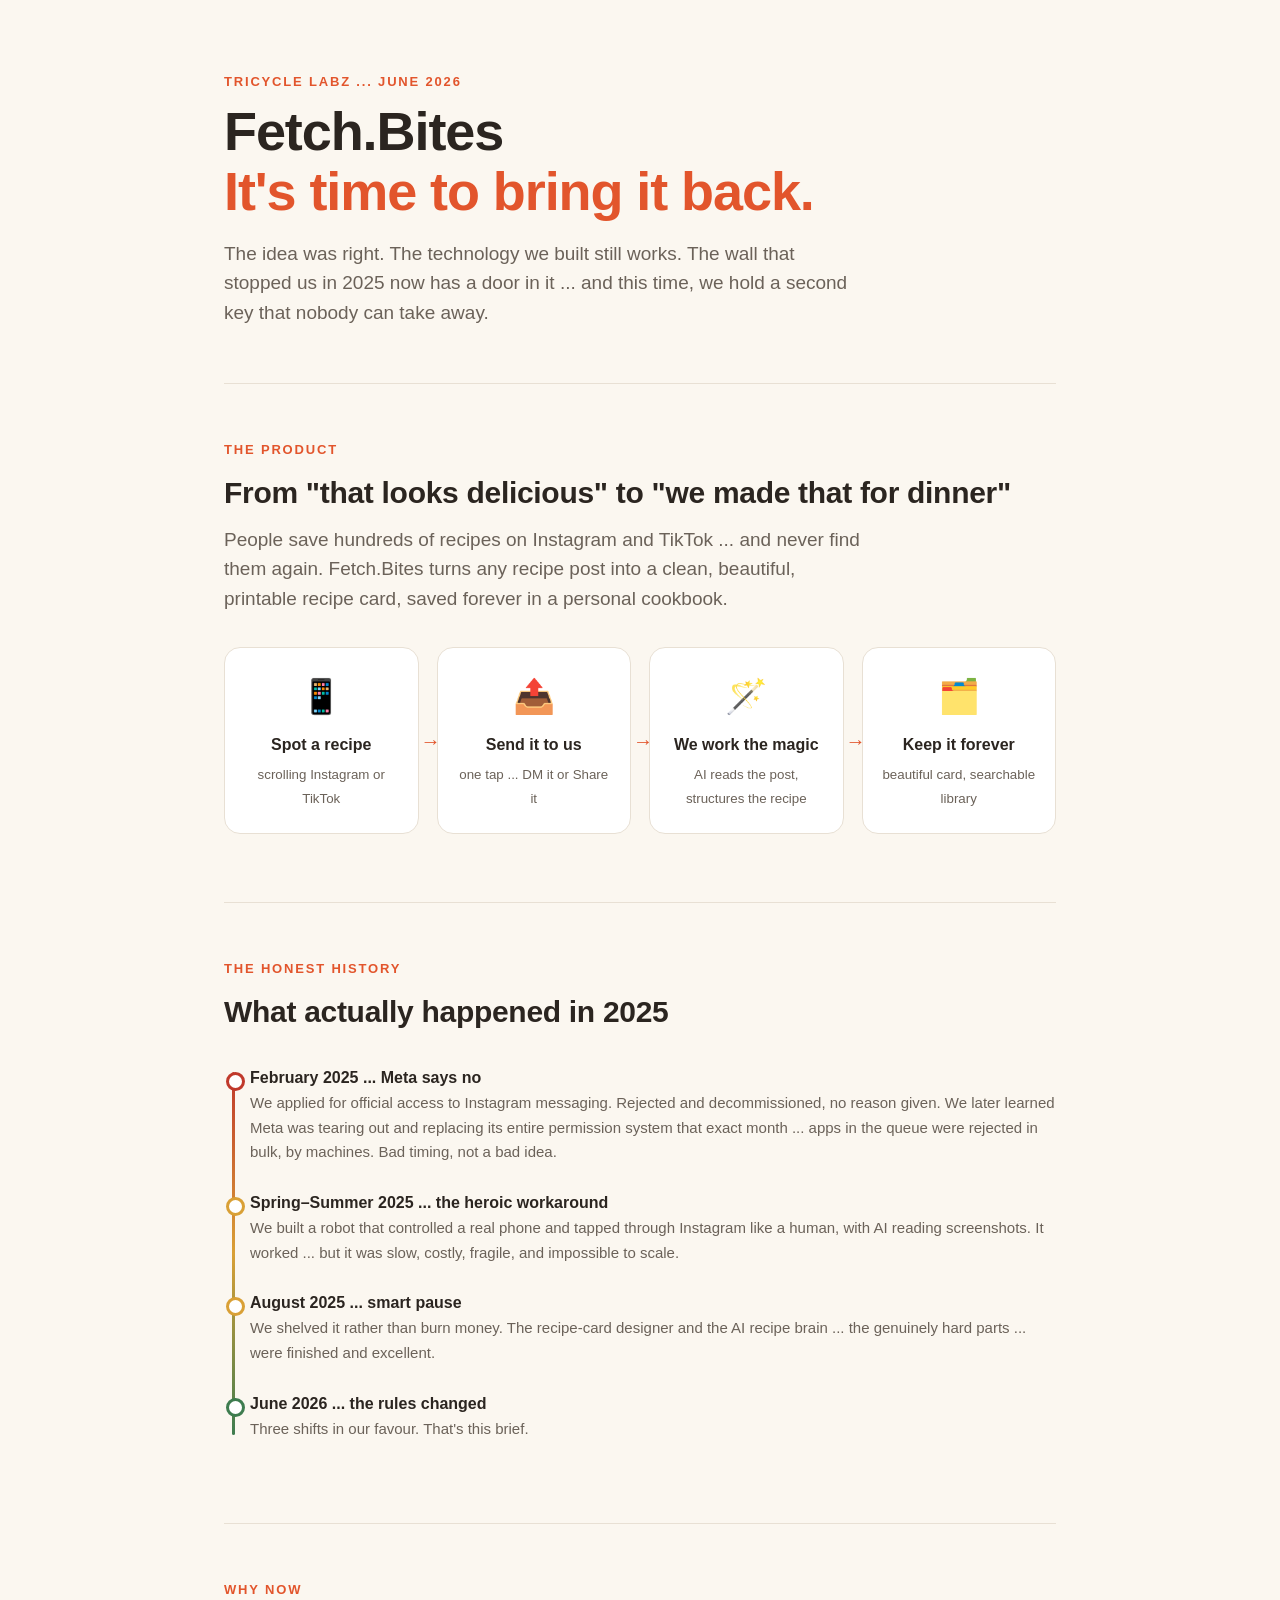
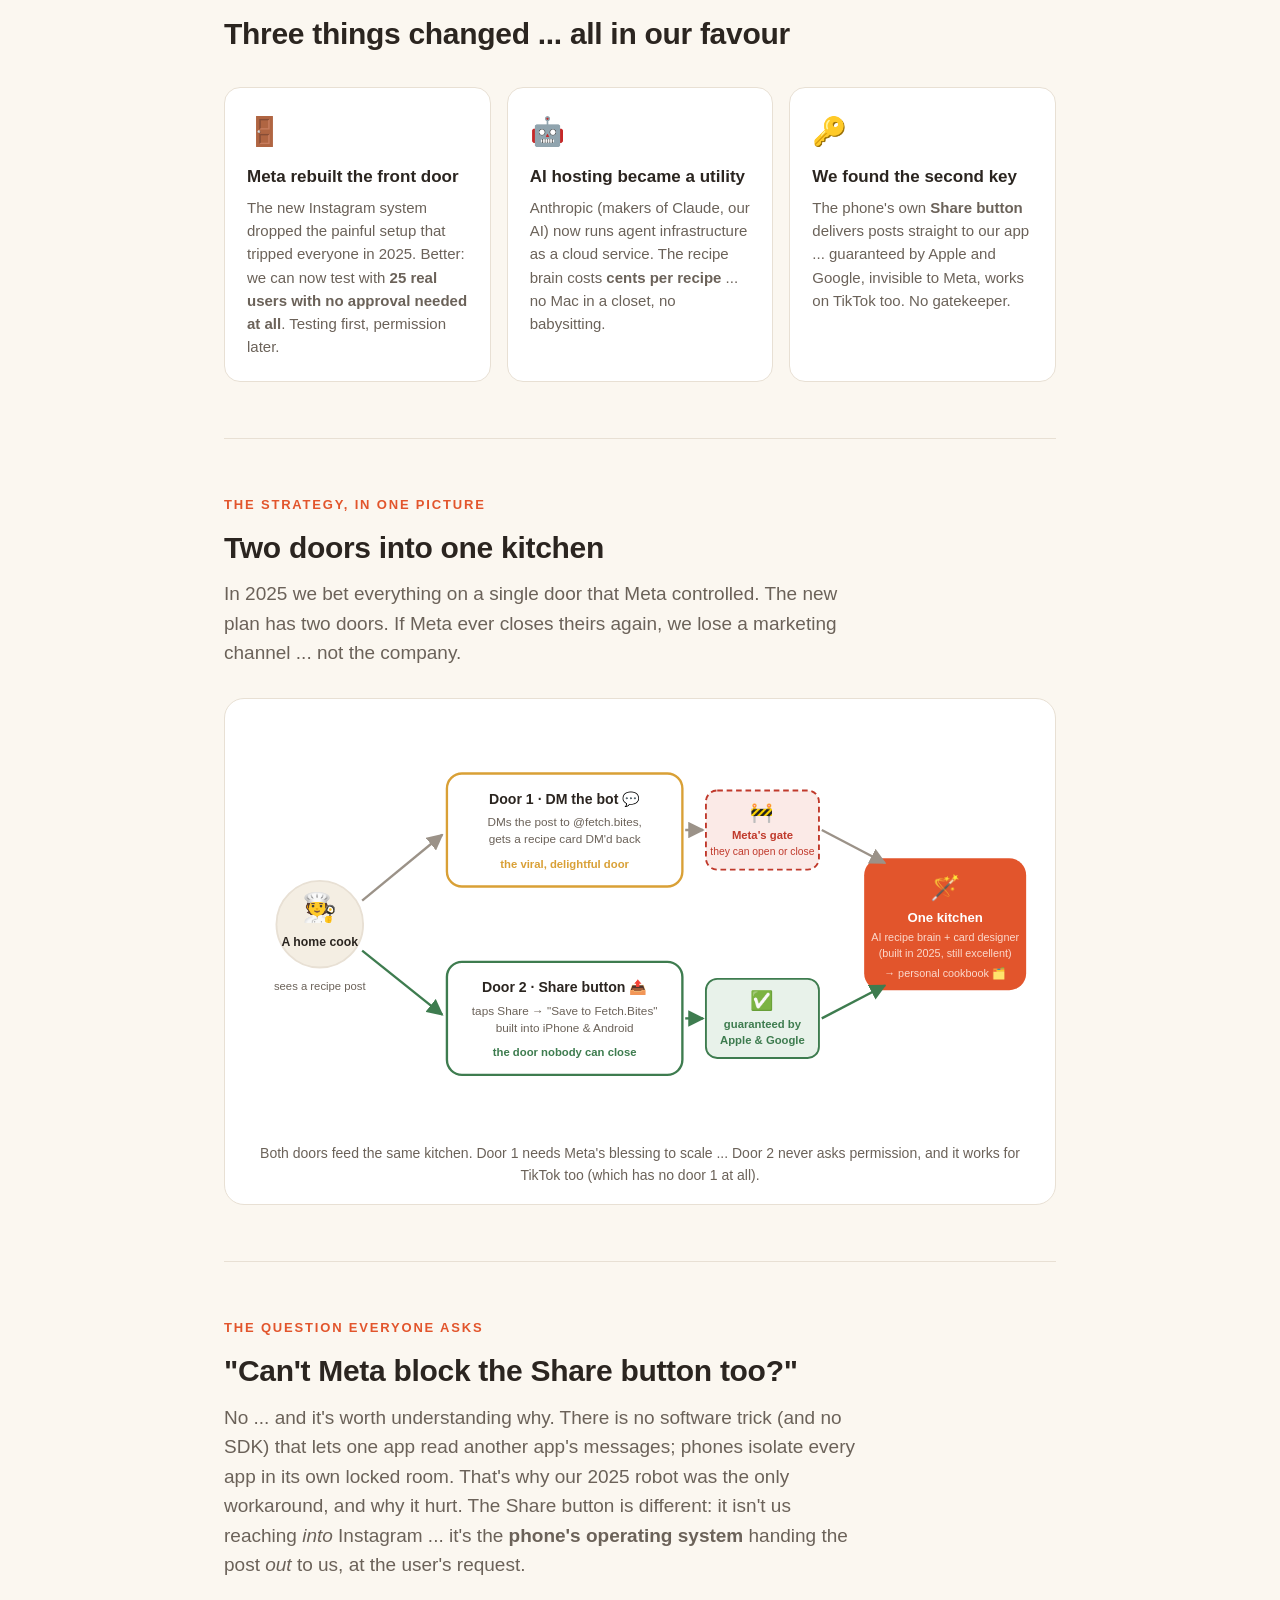
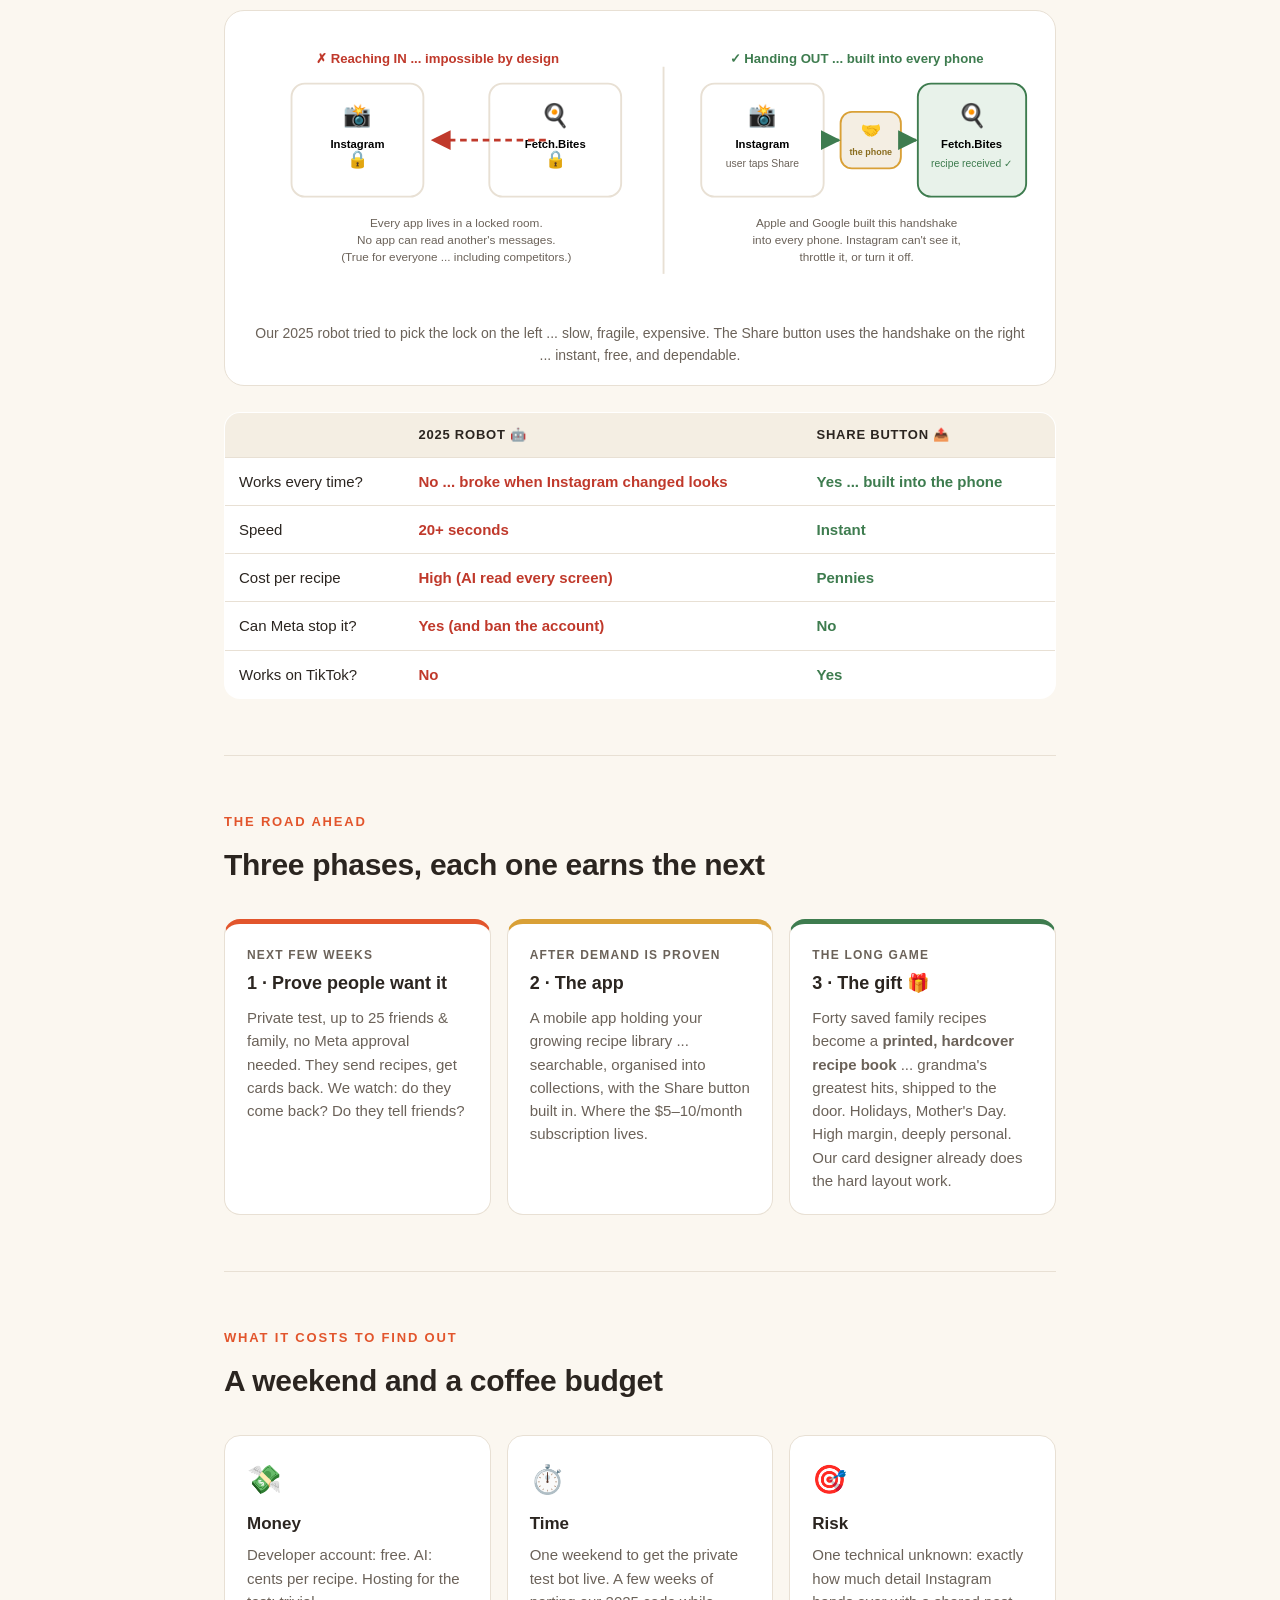
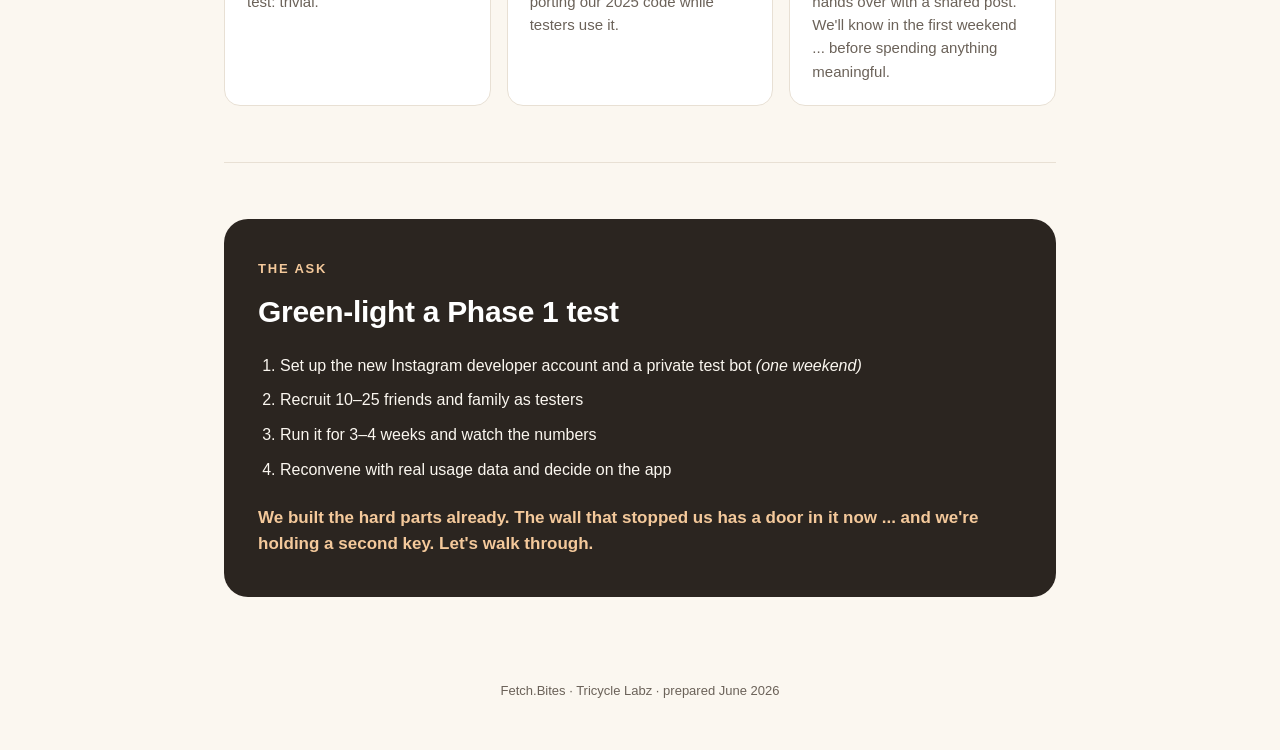
<file: fetchbites/revival-2606/index.html>
<!DOCTYPE html>
<html lang="en-CA">
<head>
<meta charset="utf-8">
<meta name="viewport" content="width=device-width, initial-scale=1">
<title>Fetch.Bites ... The Revival Brief</title>
<style>
  :root{
    --cream:#FBF7F0; --ink:#2B2520; --soft:#6B6259;
    --tomato:#E2552C; --tomato-dk:#C44218; --leaf:#3E7C4F; --leaf-bg:#E8F2EA;
    --gold:#D9A036; --card:#FFFFFF; --line:#E8E0D4; --red:#C0392B; --red-bg:#FBEAE7;
  }
  *{box-sizing:border-box;margin:0;padding:0}
  html{scroll-behavior:smooth}
  body{font-family:-apple-system,BlinkMacSystemFont,"Segoe UI",Roboto,Helvetica,Arial,sans-serif;
       background:var(--cream);color:var(--ink);line-height:1.55;-webkit-font-smoothing:antialiased}
  .wrap{max-width:880px;margin:0 auto;padding:0 24px}
  section{padding:56px 0;border-bottom:1px solid var(--line)}
  h1{font-size:clamp(34px,6vw,54px);letter-spacing:-.02em;line-height:1.1}
  h2{font-size:clamp(22px,3.5vw,30px);letter-spacing:-.01em;margin-bottom:8px}
  .kicker{font-size:13px;font-weight:700;letter-spacing:.14em;text-transform:uppercase;color:var(--tomato);margin-bottom:10px}
  .lede{font-size:clamp(16px,2.2vw,19px);color:var(--soft);max-width:640px}
  .pill{display:inline-block;background:var(--leaf-bg);color:var(--leaf);font-weight:600;font-size:13px;
        padding:4px 12px;border-radius:999px;margin-bottom:18px}
  /* hero */
  .hero{padding:72px 0 56px;text-align:left}
  .hero .tag{color:var(--tomato);font-weight:700}
  /* step row */
  .steps{display:flex;gap:0;align-items:stretch;margin-top:34px;flex-wrap:wrap}
  .step{flex:1 1 180px;background:var(--card);border:1px solid var(--line);border-radius:16px;
        padding:22px 18px;text-align:center;position:relative;margin:0 18px 12px 0}
  .step:last-child{margin-right:0}
  .step .emoji{font-size:34px;display:block;margin-bottom:10px}
  .step b{display:block;margin-bottom:4px}
  .step small{color:var(--soft)}
  .step::after{content:"→";position:absolute;right:-23px;top:50%;transform:translateY(-50%);
               font-size:20px;color:var(--tomato);font-weight:700}
  .step:last-child::after{content:""}
  /* timeline */
  .timeline{margin-top:30px;position:relative;padding-left:26px}
  .timeline::before{content:"";position:absolute;left:8px;top:6px;bottom:6px;width:3px;
                    background:linear-gradient(var(--red),var(--gold),var(--leaf));border-radius:2px}
  .tl-item{position:relative;margin-bottom:26px}
  .tl-item::before{content:"";position:absolute;left:-24px;top:6px;width:13px;height:13px;border-radius:50%;
                   background:var(--card);border:3px solid var(--soft)}
  .tl-item.bad::before{border-color:var(--red)} .tl-item.mid::before{border-color:var(--gold)}
  .tl-item.good::before{border-color:var(--leaf)}
  .tl-item b{display:block} .tl-item span{color:var(--soft);font-size:15px}
  /* cards */
  .cards{display:grid;grid-template-columns:repeat(auto-fit,minmax(220px,1fr));gap:16px;margin-top:30px}
  .cardx{background:var(--card);border:1px solid var(--line);border-radius:16px;padding:22px}
  .cardx .emoji{font-size:28px}
  .cardx h3{font-size:17px;margin:10px 0 6px}
  .cardx p{font-size:15px;color:var(--soft)}
  /* diagram */
  .diagram{background:var(--card);border:1px solid var(--line);border-radius:20px;padding:18px 10px;margin-top:30px;overflow-x:auto}
  svg{display:block;width:100%;height:auto}
  .caption{text-align:center;font-size:14px;color:var(--soft);margin-top:12px;padding:0 16px}
  /* phases */
  .phases{display:grid;grid-template-columns:repeat(auto-fit,minmax(230px,1fr));gap:16px;margin-top:30px}
  .phase{background:var(--card);border:1px solid var(--line);border-radius:16px;padding:22px;border-top:5px solid var(--tomato)}
  .phase:nth-child(2){border-top-color:var(--gold)} .phase:nth-child(3){border-top-color:var(--leaf)}
  .phase .when{font-size:12px;font-weight:700;letter-spacing:.1em;text-transform:uppercase;color:var(--soft)}
  .phase h3{margin:6px 0 8px;font-size:18px}
  .phase p{font-size:15px;color:var(--soft)}
  /* ask */
  .ask{background:var(--ink);color:var(--cream);border-radius:24px;padding:40px 34px;margin:56px 0}
  .ask h2{color:#fff}
  .ask ol{margin:18px 0 0 22px}
  .ask li{margin-bottom:10px}
  .ask .closer{margin-top:22px;font-size:17px;color:#F4C99B;font-weight:600}
  footer{padding:28px 0 48px;color:var(--soft);font-size:13px;text-align:center}
  table.compare{width:100%;border-collapse:collapse;margin-top:26px;background:var(--card);
                border-radius:16px;overflow:hidden;border:1px solid var(--line)}
  .compare th,.compare td{padding:12px 14px;text-align:left;font-size:15px;border-bottom:1px solid var(--line)}
  .compare th{background:#F4EEE3;font-size:13px;text-transform:uppercase;letter-spacing:.06em}
  .compare tr:last-child td{border-bottom:none}
  .good-cell{color:var(--leaf);font-weight:600} .bad-cell{color:var(--red);font-weight:600}
  @media (max-width:640px){
    .step{margin-right:0}
    .step::after{content:"↓";right:auto;left:50%;top:auto;bottom:-22px;transform:translateX(-50%)}
    .step{margin-bottom:30px}
  }
</style>
</head>
<body>

<div class="wrap">

  <!-- HERO -->
  <section class="hero">
    <div class="kicker">Tricycle Labz ... June 2026</div>
    <h1>Fetch.Bites<br><span class="tag">It's time to bring it back.</span></h1>
    <p class="lede" style="margin-top:18px">The idea was right. The technology we built still works.
    The wall that stopped us in 2025 now has a door in it ... and this time, we hold a second key
    that nobody can take away.</p>
  </section>

  <!-- WHAT IT IS -->
  <section>
    <div class="kicker">The Product</div>
    <h2>From "that looks delicious" to "we made that for dinner"</h2>
    <p class="lede">People save hundreds of recipes on Instagram and TikTok ... and never find them again.
    Fetch.Bites turns any recipe post into a clean, beautiful, printable recipe card, saved forever in a personal cookbook.</p>
    <div class="steps">
      <div class="step"><span class="emoji">📱</span><b>Spot a recipe</b><small>scrolling Instagram or TikTok</small></div>
      <div class="step"><span class="emoji">📤</span><b>Send it to us</b><small>one tap ... DM it or Share it</small></div>
      <div class="step"><span class="emoji">🪄</span><b>We work the magic</b><small>AI reads the post, structures the recipe</small></div>
      <div class="step"><span class="emoji">🗂️</span><b>Keep it forever</b><small>beautiful card, searchable library</small></div>
    </div>
  </section>

  <!-- WHAT HAPPENED -->
  <section>
    <div class="kicker">The Honest History</div>
    <h2>What actually happened in 2025</h2>
    <div class="timeline">
      <div class="tl-item bad"><b>February 2025 ... Meta says no</b>
        <span>We applied for official access to Instagram messaging. Rejected and decommissioned, no reason given.
        We later learned Meta was tearing out and replacing its entire permission system that exact month ...
        apps in the queue were rejected in bulk, by machines. Bad timing, not a bad idea.</span></div>
      <div class="tl-item mid"><b>Spring–Summer 2025 ... the heroic workaround</b>
        <span>We built a robot that controlled a real phone and tapped through Instagram like a human,
        with AI reading screenshots. It worked ... but it was slow, costly, fragile, and impossible to scale.</span></div>
      <div class="tl-item mid"><b>August 2025 ... smart pause</b>
        <span>We shelved it rather than burn money. The recipe-card designer and the AI recipe brain ...
        the genuinely hard parts ... were finished and excellent.</span></div>
      <div class="tl-item good"><b>June 2026 ... the rules changed</b>
        <span>Three shifts in our favour. That's this brief.</span></div>
    </div>
  </section>

  <!-- WHAT CHANGED -->
  <section>
    <div class="kicker">Why Now</div>
    <h2>Three things changed ... all in our favour</h2>
    <div class="cards">
      <div class="cardx"><span class="emoji">🚪</span>
        <h3>Meta rebuilt the front door</h3>
        <p>The new Instagram system dropped the painful setup that tripped everyone in 2025. Better:
        we can now test with <b>25 real users with no approval needed at all</b>. Testing first, permission later.</p></div>
      <div class="cardx"><span class="emoji">🤖</span>
        <h3>AI hosting became a utility</h3>
        <p>Anthropic (makers of Claude, our AI) now runs agent infrastructure as a cloud service.
        The recipe brain costs <b>cents per recipe</b> ... no Mac in a closet, no babysitting.</p></div>
      <div class="cardx"><span class="emoji">🔑</span>
        <h3>We found the second key</h3>
        <p>The phone's own <b>Share button</b> delivers posts straight to our app ... guaranteed by Apple and Google,
        invisible to Meta, works on TikTok too. No gatekeeper.</p></div>
    </div>
  </section>

  <!-- TWO DOORS DIAGRAM -->
  <section>
    <div class="kicker">The Strategy, In One Picture</div>
    <h2>Two doors into one kitchen</h2>
    <p class="lede">In 2025 we bet everything on a single door that Meta controlled. The new plan has two doors.
    If Meta ever closes theirs again, we lose a marketing channel ... not the company.</p>

    <div class="diagram">
      <svg viewBox="0 0 860 440" xmlns="http://www.w3.org/2000/svg" font-family="-apple-system,Segoe UI,Roboto,Helvetica,Arial,sans-serif">
        <defs>
          <marker id="arr" viewBox="0 0 10 10" refX="9" refY="5" markerWidth="7" markerHeight="7" orient="auto-start-reverse">
            <path d="M0,0 L10,5 L0,10 z" fill="#9B9288"/>
          </marker>
          <marker id="arrG" viewBox="0 0 10 10" refX="9" refY="5" markerWidth="7" markerHeight="7" orient="auto-start-reverse">
            <path d="M0,0 L10,5 L0,10 z" fill="#3E7C4F"/>
          </marker>
        </defs>

        <!-- user -->
        <circle cx="90" cy="220" r="46" fill="#F4EEE3" stroke="#E8E0D4" stroke-width="2"/>
        <text x="90" y="212" text-anchor="middle" font-size="30">🧑‍🍳</text>
        <text x="90" y="243" text-anchor="middle" font-size="13" font-weight="700" fill="#2B2520">A home cook</text>
        <text x="90" y="290" text-anchor="middle" font-size="12" fill="#6B6259">sees a recipe post</text>

        <!-- door 1: DM bot -->
        <rect x="225" y="60" width="250" height="120" rx="16" fill="#FFFFFF" stroke="#D9A036" stroke-width="2.5"/>
        <text x="350" y="92" text-anchor="middle" font-size="15" font-weight="700" fill="#2B2520">Door 1 · DM the bot 💬</text>
        <text x="350" y="116" text-anchor="middle" font-size="12.5" fill="#6B6259">DMs the post to @fetch.bites,</text>
        <text x="350" y="134" text-anchor="middle" font-size="12.5" fill="#6B6259">gets a recipe card DM'd back</text>
        <text x="350" y="160" text-anchor="middle" font-size="12" font-weight="700" fill="#D9A036">the viral, delightful door</text>

        <!-- meta gate on door 1 -->
        <rect x="500" y="78" width="120" height="84" rx="12" fill="#FBEAE7" stroke="#C0392B" stroke-width="2" stroke-dasharray="6 4"/>
        <text x="560" y="108" text-anchor="middle" font-size="20">🚧</text>
        <text x="560" y="130" text-anchor="middle" font-size="12" font-weight="700" fill="#C0392B">Meta's gate</text>
        <text x="560" y="147" text-anchor="middle" font-size="11" fill="#C0392B">they can open or close</text>

        <!-- door 2: share -->
        <rect x="225" y="260" width="250" height="120" rx="16" fill="#FFFFFF" stroke="#3E7C4F" stroke-width="2.5"/>
        <text x="350" y="292" text-anchor="middle" font-size="15" font-weight="700" fill="#2B2520">Door 2 · Share button 📤</text>
        <text x="350" y="316" text-anchor="middle" font-size="12.5" fill="#6B6259">taps Share → "Save to Fetch.Bites"</text>
        <text x="350" y="334" text-anchor="middle" font-size="12.5" fill="#6B6259">built into iPhone &amp; Android</text>
        <text x="350" y="360" text-anchor="middle" font-size="12" font-weight="700" fill="#3E7C4F">the door nobody can close</text>

        <!-- guarantee badge on door 2 -->
        <rect x="500" y="278" width="120" height="84" rx="12" fill="#E8F2EA" stroke="#3E7C4F" stroke-width="2"/>
        <text x="560" y="308" text-anchor="middle" font-size="20">✅</text>
        <text x="560" y="330" text-anchor="middle" font-size="12" font-weight="700" fill="#3E7C4F">guaranteed by</text>
        <text x="560" y="347" text-anchor="middle" font-size="12" font-weight="700" fill="#3E7C4F">Apple &amp; Google</text>

        <!-- kitchen -->
        <rect x="668" y="150" width="172" height="140" rx="18" fill="#E2552C"/>
        <text x="754" y="190" text-anchor="middle" font-size="26">🪄</text>
        <text x="754" y="218" text-anchor="middle" font-size="14" font-weight="700" fill="#fff">One kitchen</text>
        <text x="754" y="238" text-anchor="middle" font-size="11.5" fill="#FBD8CB">AI recipe brain + card designer</text>
        <text x="754" y="255" text-anchor="middle" font-size="11.5" fill="#FBD8CB">(built in 2025, still excellent)</text>
        <text x="754" y="276" text-anchor="middle" font-size="11.5" fill="#FBD8CB">→ personal cookbook 🗂️</text>

        <!-- arrows -->
        <line x1="135" y1="195" x2="220" y2="125" stroke="#9B9288" stroke-width="2.5" marker-end="url(#arr)"/>
        <line x1="135" y1="248" x2="220" y2="316" stroke="#3E7C4F" stroke-width="2.5" marker-end="url(#arrG)"/>
        <line x1="478" y1="120" x2="497" y2="120" stroke="#9B9288" stroke-width="2.5" marker-end="url(#arr)"/>
        <line x1="623" y1="120" x2="690" y2="155" stroke="#9B9288" stroke-width="2.5" marker-end="url(#arr)"/>
        <line x1="478" y1="320" x2="497" y2="320" stroke="#3E7C4F" stroke-width="2.5" marker-end="url(#arrG)"/>
        <line x1="623" y1="320" x2="690" y2="285" stroke="#3E7C4F" stroke-width="2.5" marker-end="url(#arrG)"/>
      </svg>
      <p class="caption">Both doors feed the same kitchen. Door 1 needs Meta's blessing to scale ... Door 2 never asks permission,
      and it works for TikTok too (which has no door 1 at all).</p>
    </div>
  </section>

  <!-- WHY DOOR 2 IS SAFE -->
  <section>
    <div class="kicker">The Question Everyone Asks</div>
    <h2>"Can't Meta block the Share button too?"</h2>
    <p class="lede">No ... and it's worth understanding why. There is no software trick (and no SDK) that lets one app
    read another app's messages; phones isolate every app in its own locked room. That's why our 2025 robot was the only
    workaround, and why it hurt. The Share button is different: it isn't us reaching <i>into</i> Instagram ...
    it's the <b>phone's operating system</b> handing the post <i>out</i> to us, at the user's request.</p>

    <div class="diagram">
      <svg viewBox="0 0 860 300" xmlns="http://www.w3.org/2000/svg" font-family="-apple-system,Segoe UI,Roboto,Helvetica,Arial,sans-serif">
        <defs>
          <marker id="arrR" viewBox="0 0 10 10" refX="9" refY="5" markerWidth="7" markerHeight="7" orient="auto-start-reverse">
            <path d="M0,0 L10,5 L0,10 z" fill="#C0392B"/>
          </marker>
          <marker id="arrG2" viewBox="0 0 10 10" refX="9" refY="5" markerWidth="7" markerHeight="7" orient="auto-start-reverse">
            <path d="M0,0 L10,5 L0,10 z" fill="#3E7C4F"/>
          </marker>
        </defs>

        <!-- left: locked rooms -->
        <text x="215" y="36" text-anchor="middle" font-size="14" font-weight="700" fill="#C0392B">✗ Reaching IN ... impossible by design</text>
        <rect x="60" y="58" width="140" height="120" rx="14" fill="#FFFFFF" stroke="#E8E0D4" stroke-width="2"/>
        <text x="130" y="100" text-anchor="middle" font-size="24">📸</text>
        <text x="130" y="126" text-anchor="middle" font-size="12" font-weight="700">Instagram</text>
        <text x="130" y="144" text-anchor="middle" font-size="18">🔒</text>
        <rect x="270" y="58" width="140" height="120" rx="14" fill="#FFFFFF" stroke="#E8E0D4" stroke-width="2"/>
        <text x="340" y="100" text-anchor="middle" font-size="24">🍳</text>
        <text x="340" y="126" text-anchor="middle" font-size="12" font-weight="700">Fetch.Bites</text>
        <text x="340" y="144" text-anchor="middle" font-size="18">🔒</text>
        <line x1="330" y1="118" x2="210" y2="118" stroke="#C0392B" stroke-width="3" stroke-dasharray="7 5" marker-end="url(#arrR)"/>
        <text x="235" y="210" text-anchor="middle" font-size="12.5" fill="#6B6259">Every app lives in a locked room.</text>
        <text x="235" y="228" text-anchor="middle" font-size="12.5" fill="#6B6259">No app can read another's messages.</text>
        <text x="235" y="246" text-anchor="middle" font-size="12.5" fill="#6B6259">(True for everyone ... including competitors.)</text>

        <!-- divider -->
        <line x1="455" y1="40" x2="455" y2="260" stroke="#E8E0D4" stroke-width="2"/>

        <!-- right: OS hands out -->
        <text x="660" y="36" text-anchor="middle" font-size="14" font-weight="700" fill="#3E7C4F">✓ Handing OUT ... built into every phone</text>
        <rect x="495" y="58" width="130" height="120" rx="14" fill="#FFFFFF" stroke="#E8E0D4" stroke-width="2"/>
        <text x="560" y="100" text-anchor="middle" font-size="24">📸</text>
        <text x="560" y="126" text-anchor="middle" font-size="12" font-weight="700">Instagram</text>
        <text x="560" y="146" text-anchor="middle" font-size="11" fill="#6B6259">user taps Share</text>
        <rect x="643" y="88" width="64" height="60" rx="12" fill="#F4EEE3" stroke="#D9A036" stroke-width="2"/>
        <text x="675" y="113" text-anchor="middle" font-size="17">🤝</text>
        <text x="675" y="134" text-anchor="middle" font-size="9.5" font-weight="700" fill="#8a6d1f">the phone</text>
        <rect x="725" y="58" width="115" height="120" rx="14" fill="#E8F2EA" stroke="#3E7C4F" stroke-width="2"/>
        <text x="782" y="100" text-anchor="middle" font-size="24">🍳</text>
        <text x="782" y="126" text-anchor="middle" font-size="12" font-weight="700">Fetch.Bites</text>
        <text x="782" y="146" text-anchor="middle" font-size="11" fill="#3E7C4F">recipe received ✓</text>
        <line x1="627" y1="118" x2="641" y2="118" stroke="#3E7C4F" stroke-width="3" marker-end="url(#arrG2)"/>
        <line x1="709" y1="118" x2="723" y2="118" stroke="#3E7C4F" stroke-width="3" marker-end="url(#arrG2)"/>
        <text x="660" y="210" text-anchor="middle" font-size="12.5" fill="#6B6259">Apple and Google built this handshake</text>
        <text x="660" y="228" text-anchor="middle" font-size="12.5" fill="#6B6259">into every phone. Instagram can't see it,</text>
        <text x="660" y="246" text-anchor="middle" font-size="12.5" fill="#6B6259">throttle it, or turn it off.</text>
      </svg>
      <p class="caption">Our 2025 robot tried to pick the lock on the left ... slow, fragile, expensive.
      The Share button uses the handshake on the right ... instant, free, and dependable.</p>
    </div>

    <table class="compare">
      <tr><th></th><th>2025 robot 🤖</th><th>Share button 📤</th></tr>
      <tr><td>Works every time?</td><td class="bad-cell">No ... broke when Instagram changed looks</td><td class="good-cell">Yes ... built into the phone</td></tr>
      <tr><td>Speed</td><td class="bad-cell">20+ seconds</td><td class="good-cell">Instant</td></tr>
      <tr><td>Cost per recipe</td><td class="bad-cell">High (AI read every screen)</td><td class="good-cell">Pennies</td></tr>
      <tr><td>Can Meta stop it?</td><td class="bad-cell">Yes (and ban the account)</td><td class="good-cell">No</td></tr>
      <tr><td>Works on TikTok?</td><td class="bad-cell">No</td><td class="good-cell">Yes</td></tr>
    </table>
  </section>

  <!-- ROADMAP -->
  <section>
    <div class="kicker">The Road Ahead</div>
    <h2>Three phases, each one earns the next</h2>
    <div class="phases">
      <div class="phase"><div class="when">Next few weeks</div>
        <h3>1 · Prove people want it</h3>
        <p>Private test, up to 25 friends &amp; family, no Meta approval needed. They send recipes, get cards back.
        We watch: do they come back? Do they tell friends?</p></div>
      <div class="phase"><div class="when">After demand is proven</div>
        <h3>2 · The app</h3>
        <p>A mobile app holding your growing recipe library ... searchable, organised into collections,
        with the Share button built in. Where the $5–10/month subscription lives.</p></div>
      <div class="phase"><div class="when">The long game</div>
        <h3>3 · The gift 🎁</h3>
        <p>Forty saved family recipes become a <b>printed, hardcover recipe book</b> ... grandma's greatest hits,
        shipped to the door. Holidays, Mother's Day. High margin, deeply personal. Our card designer already does
        the hard layout work.</p></div>
    </div>
  </section>

  <!-- COST -->
  <section>
    <div class="kicker">What It Costs To Find Out</div>
    <h2>A weekend and a coffee budget</h2>
    <div class="cards">
      <div class="cardx"><span class="emoji">💸</span><h3>Money</h3>
        <p>Developer account: free. AI: cents per recipe. Hosting for the test: trivial.</p></div>
      <div class="cardx"><span class="emoji">⏱️</span><h3>Time</h3>
        <p>One weekend to get the private test bot live. A few weeks of porting our 2025 code while testers use it.</p></div>
      <div class="cardx"><span class="emoji">🎯</span><h3>Risk</h3>
        <p>One technical unknown: exactly how much detail Instagram hands over with a shared post.
        We'll know in the first weekend ... before spending anything meaningful.</p></div>
    </div>
  </section>

  <!-- ASK -->
  <div class="ask">
    <div class="kicker" style="color:#F4C99B">The Ask</div>
    <h2>Green-light a Phase 1 test</h2>
    <ol>
      <li>Set up the new Instagram developer account and a private test bot <i>(one weekend)</i></li>
      <li>Recruit 10–25 friends and family as testers</li>
      <li>Run it for 3–4 weeks and watch the numbers</li>
      <li>Reconvene with real usage data and decide on the app</li>
    </ol>
    <p class="closer">We built the hard parts already. The wall that stopped us has a door in it now ...
    and we're holding a second key. Let's walk through.</p>
  </div>

  <footer>Fetch.Bites · Tricycle Labz · prepared June 2026</footer>
</div>
</body>
</html>
</file>
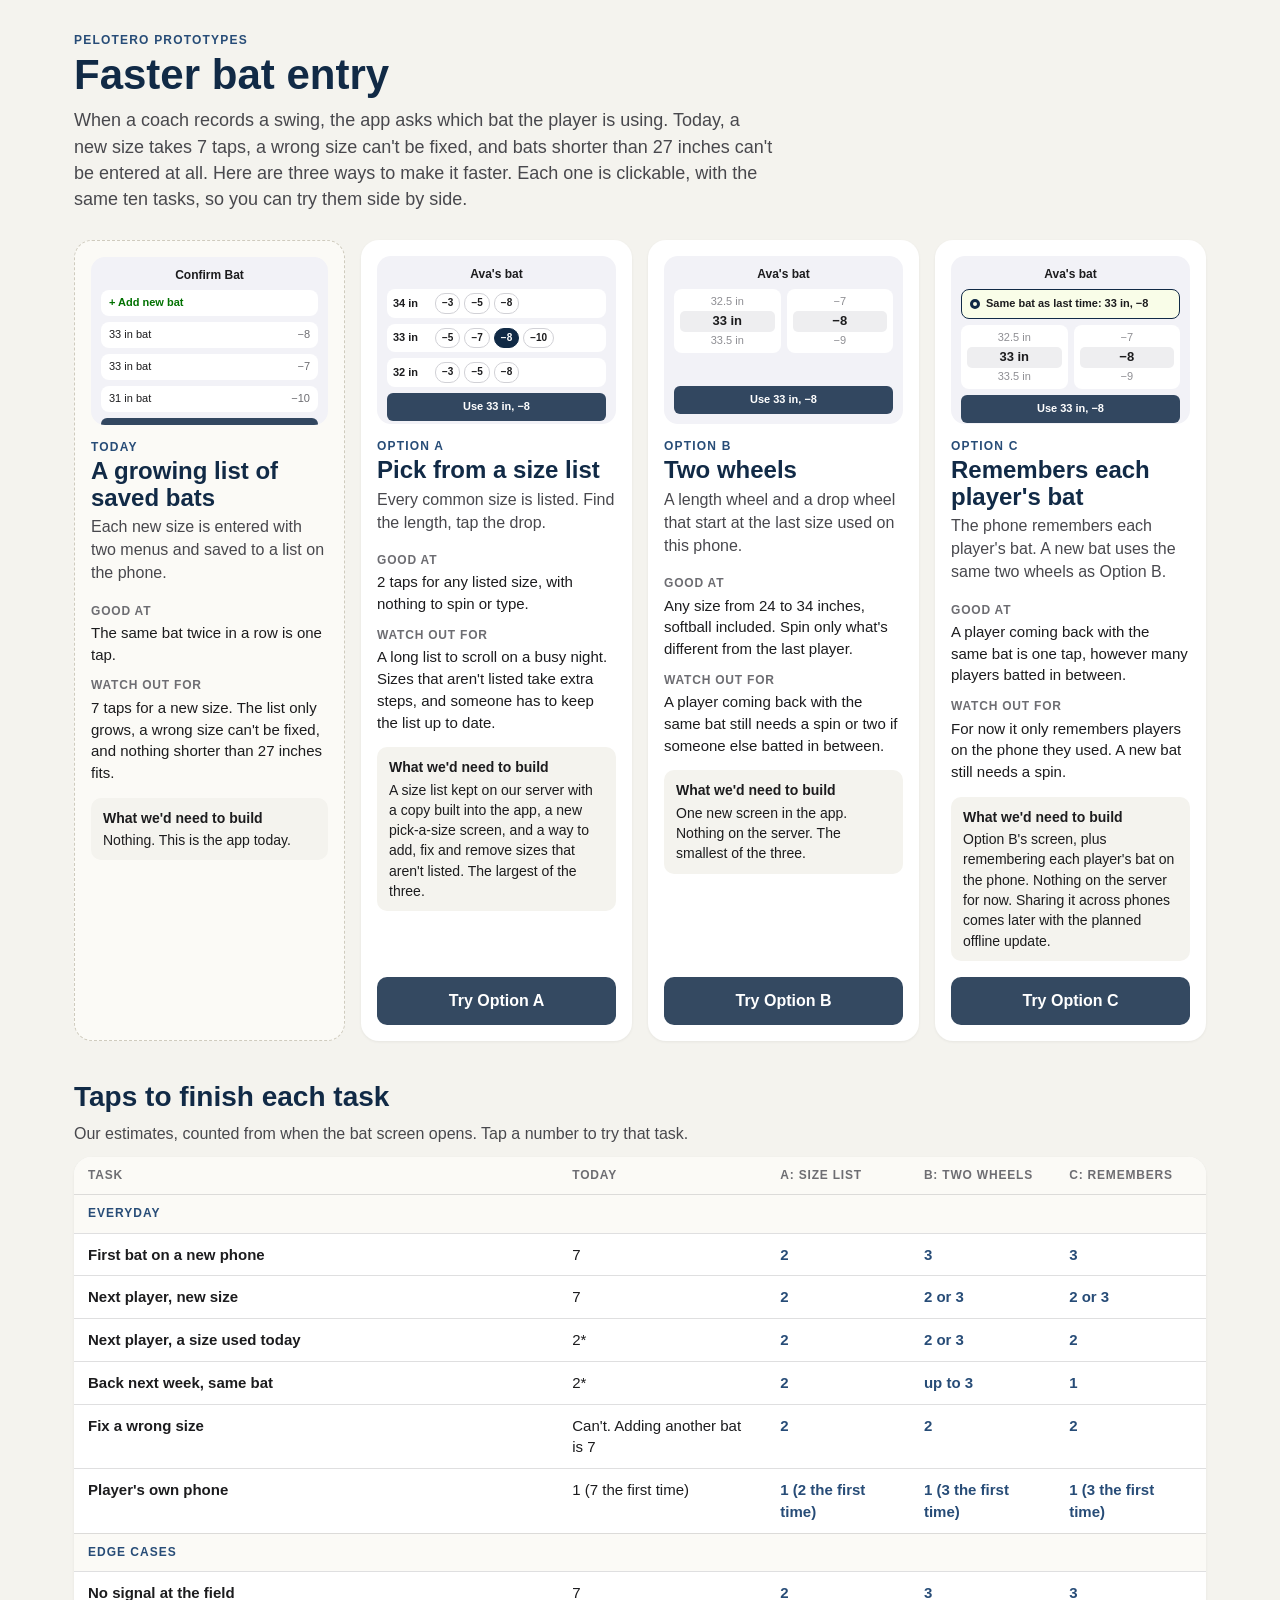
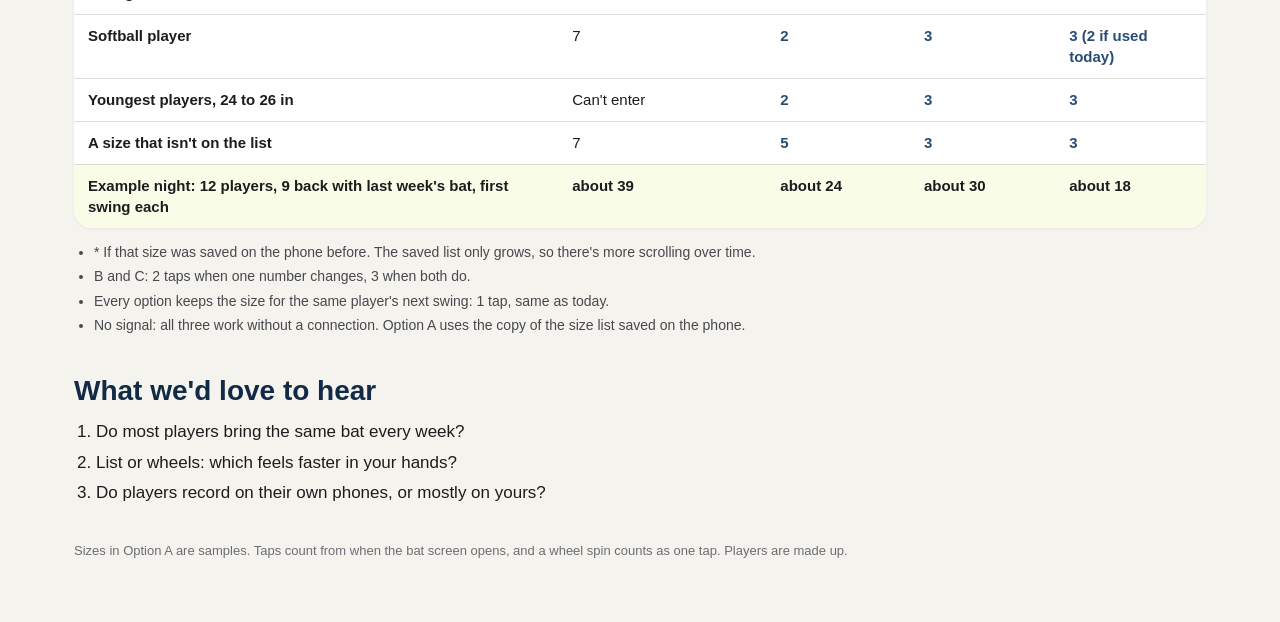
<file: pelotero/proposals-2610/bat-size/index.html>
<!DOCTYPE html>
<html>
<head>
  <meta charset="utf-8">
  <meta name="robots" content="noindex, nofollow">
  <title>Faster bat entry</title>
  <style>
    * { margin: 0; padding: 0; box-sizing: border-box; }
    body { background: #1d3b2a; display: flex; align-items: center; justify-content: center; min-height: 100vh; font-family: -apple-system, BlinkMacSystemFont, sans-serif; }
    #__bundler_loading { position: fixed; bottom: 20px; right: 20px; font: 13px/1.4 -apple-system, BlinkMacSystemFont, sans-serif; color: #666; background: #fff; padding: 8px 14px; border-radius: 8px; box-shadow: 0 1px 4px rgba(0,0,0,0.12); z-index: 10000; }
    #__bundler_thumbnail { position: fixed; inset: 0; width: 100%; height: 100%; display: flex; align-items: center; justify-content: center; background: #1d3b2a; z-index: 9999; }
    #__bundler_thumbnail svg { width: 100%; height: 100%; object-fit: contain; }
    #__bundler_placeholder { color: #999; font-size: 14px; }
  </style>
  <noscript>
    <style>#__bundler_loading { display: none; }</style>
    <div style="position:fixed;bottom:12px;left:12px;font:13px/1.4 -apple-system,BlinkMacSystemFont,sans-serif;color:#999;background:rgba(255,255,255,0.9);padding:6px 12px;border-radius:6px;box-shadow:0 1px 4px rgba(0,0,0,0.08);z-index:10000;">
      This page requires JavaScript to display.
    </div>
  </noscript>
</head>
<body>
  <div id="__bundler_thumbnail"><svg viewBox="0 0 120 120" xmlns="http://www.w3.org/2000/svg"><rect x="22" y="30" width="20" height="60" rx="4" fill="#fff"></rect><rect x="50" y="30" width="20" height="60" rx="4" fill="#fff"></rect><rect x="78" y="30" width="20" height="60" rx="4" fill="#fff"></rect></svg></div>
  <div id="__bundler_loading">Unpacking...</div>

  <script>
    
document.addEventListener('DOMContentLoaded', async function() {
  const loading = document.getElementById('__bundler_loading');
  function setStatus(msg) { if (loading) loading.textContent = msg; }

  const FONT_MIME = /^(font[/]|application[/](x-)?font-|application[/]vnd\.ms-fontobject)/i;
  const MIME_TOKEN = /^[\w.+-]+[/][\w.+-]+$/;
  function toBase64(bytes) {
    let bin = '';
    for (let i = 0; i < bytes.length; i += 0x8000) {
      bin += String.fromCharCode.apply(null, bytes.subarray(i, i + 0x8000));
    }
    return btoa(bin);
  }

  // Error sink persists across replaceWith since it's on window, not the DOM.
  window.addEventListener('error', function(e) {
    // Failed resource loads (CSP-blocked links, scripts, images) fire plain
    // events at the element — warn only; real JS errors carry message/error.
    if (!e.message && !e.error && e.target && e.target !== window) {
      console.warn('[bundle] resource failed to load:',
        e.target.tagName, String(e.target.src || e.target.href || ''));
      return;
    }
    var p = document.body || document.documentElement;
    var d = document.getElementById('__bundler_err') || p.appendChild(document.createElement('div'));
    d.id = '__bundler_err';
    d.style.cssText = 'position:fixed;bottom:12px;left:12px;right:12px;font:12px/1.4 ui-monospace,monospace;background:#2a1215;color:#ff8a80;padding:10px 14px;border-radius:8px;border:1px solid #5c2b2e;z-index:99999;white-space:pre-wrap;max-height:40vh;overflow:auto';
    d.textContent = (d.textContent ? d.textContent + String.fromCharCode(10) : '') +
      '[bundle] ' + (e.message || e.type) +
      (e.filename ? ' (' + e.filename.slice(0, 60) + ':' + e.lineno + ')' : '');
  }, true);

  try {
    const manifestEl = document.querySelector('script[type="__bundler/manifest"]');
    const templateEl = document.querySelector('script[type="__bundler/template"]');
    if (!manifestEl || !templateEl) {
      setStatus('Error: missing bundle data');
      console.error('[bundler] Missing script tags — manifestEl:', !!manifestEl, 'templateEl:', !!templateEl);
      return;
    }

    const manifest = JSON.parse(manifestEl.textContent);
    let template = JSON.parse(templateEl.textContent);

    // Nested page bundles (iframe targets). Each ships ONCE, in the ROOT
    // document's manifest; frame srcs carry an about:blank#<uuid> marker
    // instead of a substitutable uuid. Every document mints the blobs for
    // its OWN frames — from local text at the root, or text obtained from
    // its DIRECT parent over the relay protocol below — so each frame
    // navigation stays same-origin with its initiator and a deduped page
    // loads at any depth on any host, including a file:// download's
    // opaque origins (where a blob minted by one document cannot be
    // navigated to by another).
    const pageOrderEl = document.querySelector('script[type="__bundler/page_order"]');
    const pageOrder = pageOrderEl ? JSON.parse(pageOrderEl.textContent) : [];
    const pageSet = new Set(pageOrder);
    const pageTexts = {};

    // ── Nested-page text protocol (parent-chain relay) ──
    // Page bundles ship once, in the ROOT document's manifest. Every
    // document mints the blobs for its OWN frames, obtaining page text
    // through a strict parent-chain relay: a document only ever SENDS to
    // its direct parent (which, for every document the publisher's own
    // runtime minted, is another publisher document) and only ACCEPTS
    // text from that direct parent; requests from below are honored only
    // for the document's own child frames, and the ROOT never sends
    // upward at all. That last rule is load-bearing: the artifact host's
    // frame-ancestors allows claude.ai (and friends) to frame an
    // artifact, so window.top can be a FOREIGN document — a top-addressed
    // protocol would hand page uuids to that ancestor and accept forged
    // "page text" from it, minting attacker HTML as an artifact-origin
    // blob document. The chain never touches the ancestor: requests stop
    // at the root, replies are origin-addressed per hop (never '*' when
    // an origin exists), and both directions are origin-gated (on https
    // a foreign sender's origin can never equal this document's; in
    // opaque contexts — file:// — everything serializes as 'null', where
    // an embedded EXTERNAL frame still fails the gate by carrying its
    // own real origin, and a sandboxed child of such a frame is excluded
    // by the own-child-frames check plus uuid unguessability). Shape is
    // deny-by-default: one request form, one reply form, no error
    // replies.
    // window.origin is the SERIALIZED SECURITY origin ('null' in opaque
    // contexts such as a sandboxed preview iframe) — location.origin is
    // computed from the URL and stays 'https://…' even when the document
    // is sandboxed, which would misgate every opaque chain.
    const OWN_TARGET = /^https?:[/][/]/.test(window.origin || '')
      ? window.origin
      : '*';
    function trustedOrigin(e) {
      if (e.origin === window.origin) return true; // https chains; opaque==opaque
      // file:// trees: Chrome serializes the file document's origin as
      // 'file://' while the blob: documents it mints serialize as 'null',
      // so the two legitimate shapes can never string-match — accept the
      // pair in both directions. https origins never serialize as either,
      // and sender identity (own child frame / direct parent) is checked
      // separately.
      return (
        (e.origin === 'null' &&
          (window.origin === 'file://' ||
            window.location.protocol === 'file:')) ||
        (/^file:/.test(e.origin) && window.origin === 'null')
      );
    }
    // Non-empty only in the root document (nested bundles ship an empty
    // island), so it doubles as the root marker: the root answers from
    // local text and treats a miss as authoritative — never relaying to
    // its (possibly foreign) parent.
    const isPageRoot = pageOrder.length > 0;
    const blobUrls = {};
    const resourceBlobs = {};
    const UUID_SHAPE = /^[0-9a-f]{8}-[0-9a-f]{4}-[0-9a-f]{4}-[0-9a-f]{4}-[0-9a-f]{12}$/;
    const pendingFrames = {}; // uuid -> [{el, frag}] awaiting text for own frames
    const pendingRelays = {}; // uuid -> [childWindow] awaiting text to pass down
    function mountPage(el, frag, text) {
      const pageBlob = new Blob([text], { type: 'text/html' });
      const u = URL.createObjectURL(pageBlob);
      resourceBlobs[u] = pageBlob;
      el.src = u + frag;
    }
    function deliverPage(uuid, text) {
      const frames = pendingFrames[uuid];
      delete pendingFrames[uuid];
      if (frames) for (const f of frames) mountPage(f.el, f.frag, text);
      const relays = pendingRelays[uuid];
      delete pendingRelays[uuid];
      if (relays) {
        for (const cw of relays) {
          try { cw.postMessage({ __bundler_page: uuid, __bundler_text: text }, OWN_TARGET); } catch (err) { /* gone */ }
        }
      }
    }
    function ownFrameWindows() {
      const out = [];
      for (const f of Array.from(document.querySelectorAll('iframe'))) {
        try { if (f.contentWindow) out.push(f.contentWindow); } catch (err) { /* detached */ }
      }
      return out;
    }
    window.addEventListener('message', function (e) {
      const d = e.data;
      if (!d || typeof d !== 'object' || !e.source) return;
      // Origin gate first; the structural checks below (own-child-frames
      // for requests, direct-parent + solicited-uuid for replies, the
      // root's never-relay rule) are what hold in fully opaque chains
      // where origin strings can't discriminate — a sandboxed root's
      // FOREIGN wrapper still fails all three even though both serialize
      // as real-vs-'null' rather than matching.
      if (!trustedOrigin(e)) return;
      if (typeof d.__bundler_need === 'string' && UUID_SHAPE.test(d.__bundler_need)) {
        // Requests are honored only for this document's own child frames.
        if (ownFrameWindows().indexOf(e.source) < 0) return;
        const uuid = d.__bundler_need;
        const text = pageTexts[uuid];
        if (typeof text === 'string') {
          try { e.source.postMessage({ __bundler_page: uuid, __bundler_text: text }, OWN_TARGET); } catch (err) { /* gone */ }
          return;
        }
        if (isPageRoot || window.parent === window) return; // authoritative miss
        const waiting = pendingRelays[uuid];
        if (waiting) {
          if (waiting.indexOf(e.source) < 0) waiting.push(e.source);
          return;
        }
        // Never-answered uuids would otherwise accumulate forever under a
        // request spray; past the cap (far above any real page count) new
        // relays are dropped rather than remembered.
        if (Object.keys(pendingRelays).length >= 128) return;
        pendingRelays[uuid] = [e.source];
        window.parent.postMessage({ __bundler_need: uuid }, OWN_TARGET);
      } else if (
        typeof d.__bundler_page === 'string' &&
        UUID_SHAPE.test(d.__bundler_page) &&
        typeof d.__bundler_text === 'string'
      ) {
        // The shape test is load-bearing beyond tidiness: the solicited
        // check below uses the in operator, which matches prototype keys
        // ('__proto__', 'constructor') — an unshaped key would reach
        // deliverPage and throw, painting the error banner.
        // Text is accepted only from the direct parent — the document
        // that minted this one.
        if (e.source !== window.parent || window.parent === window) return;
        if (!(d.__bundler_page in pendingFrames) && !(d.__bundler_page in pendingRelays)) return;
        deliverPage(d.__bundler_page, d.__bundler_text);
      }
    });

    const uuids = Object.keys(manifest);
    setStatus('Unpacking ' + uuids.length + ' assets...');

    await Promise.all(uuids.map(async (uuid) => {
      const entry = manifest[uuid];
      try {
        const binaryStr = atob(entry.data);
        const bytes = new Uint8Array(binaryStr.length);
        for (let i = 0; i < binaryStr.length; i++) bytes[i] = binaryStr.charCodeAt(i);

        let finalBytes = bytes;
        if (entry.compressed) {
          if (typeof DecompressionStream !== 'undefined') {
            const ds = new DecompressionStream('gzip');
            const writer = ds.writable.getWriter();
            const reader = ds.readable.getReader();
            writer.write(bytes);
            writer.close();
            const chunks = [];
            let totalLen = 0;
            while (true) {
              const { done, value } = await reader.read();
              if (done) break;
              chunks.push(value);
              totalLen += value.length;
            }
            finalBytes = new Uint8Array(totalLen);
            let offset = 0;
            for (const chunk of chunks) { finalBytes.set(chunk, offset); offset += chunk.length; }
          } else {
            console.warn('DecompressionStream not available, asset ' + uuid + ' may not render');
          }
        }

        if (pageSet.has(uuid)) {
          pageTexts[uuid] = new TextDecoder().decode(finalBytes);
          return;
        }
        if (FONT_MIME.test(entry.mime) && MIME_TOKEN.test(entry.mime)) {
          // Strict artifact hosts allow font-src data: but not blob:.
          blobUrls[uuid] = 'data:' + entry.mime + ';base64,' +
            (entry.compressed ? toBase64(finalBytes) : entry.data);
        } else {
          const blob = new Blob([finalBytes], { type: entry.mime });
          blobUrls[uuid] = URL.createObjectURL(blob);
          resourceBlobs[blobUrls[uuid]] = blob;
        }
      } catch (err) {
        console.error('Failed to decode asset ' + uuid + ':', err);
        const blob = new Blob([], { type: entry.mime });
        blobUrls[uuid] = URL.createObjectURL(blob);
        resourceBlobs[blobUrls[uuid]] = blob;
      }
    }));

    const extResEl = document.querySelector('script[type="__bundler/ext_resources"]');
    const extResources = extResEl ? JSON.parse(extResEl.textContent) : [];
    const resourceMap = {};
    for (const entry of extResources) {
      if (blobUrls[entry.uuid]) resourceMap[entry.id] = blobUrls[entry.uuid];
    }

    // Artifact-host CSP (connect-src 'self') refuses fetch() of blob: URLs —
    // consumers read these Blobs directly. Survives the swap like the error sink.
    window.__resourceBlobs = resourceBlobs;

    setStatus('Rendering...');
    // Page uuids have no blob here — they ride inside about:blank#<uuid>
    // frame markers the pass below resolves after the swap.
    for (const uuid of uuids) {
      if (pageSet.has(uuid)) continue;
      template = template.split(uuid).join(blobUrls[uuid]);
    }

    // Strip integrity + crossorigin — blob URLs from a file:// document inherit
    // a null origin, so crossorigin forces a CORS fetch that SRI then rejects.
    // The manifest bytes are ours; SRI protects against CDN compromise, not this.
    template = template.replace(/\s+integrity="[^"]*"/gi, '').replace(/\s+crossorigin="[^"]*"/gi, '');

    const resourceScript = '<script>window.__resources = ' +
      JSON.stringify(resourceMap).replace(/<\//g, '<\\/') +
      ';</' + 'script>';
    // Inject after <head> so the DOCTYPE stays first; prepending the script
    // would push the parser into quirks mode. DOMParser always emits a <head>
    // (synthesizing one if the source HTML omitted it) but may carry
    // attributes through, so match the full opening tag. slice() rather than
    // replace() keeps us clear of $-pattern substitution in resourceScript.
    const headOpen = template.match(/<head[^>]*>/i);
    if (headOpen) {
      const i = headOpen.index + headOpen[0].length;
      template = template.slice(0, i) + resourceScript + template.slice(i);
    }

    // Parse the template and swap the root element. Scripts inserted via
    // DOMParser/replaceWith are inert per spec — re-create each with
    // createElement so they execute, awaiting onload for src scripts to
    // preserve ordering (React before ReactDOM before Babel before text/babel).
    const doc = new DOMParser().parseFromString(template, 'text/html');
    document.documentElement.replaceWith(doc.documentElement);

    // Resolve page-frame markers: mint this document's own blob for each
    // framed page — from local text when this is the root, otherwise by
    // asking the direct parent over the relay protocol above. An
    // unanswered request leaves the frame on about:blank, the same
    // degraded state as a refused embed.
    {
      const MARKER = /^about:blank#([0-9a-f]{8}-[0-9a-f]{4}-[0-9a-f]{4}-[0-9a-f]{4}-[0-9a-f]{12})(#.*)?$/;
      const needed = [];
      for (const el of Array.from(document.querySelectorAll('iframe'))) {
        const m = MARKER.exec(el.getAttribute('src') || '');
        if (!m) continue;
        const text = pageTexts[m[1]];
        if (typeof text === 'string') {
          mountPage(el, m[2] || '', text);
        } else if (window.parent !== window && !isPageRoot) {
          const had = pendingFrames[m[1]];
          (pendingFrames[m[1]] = had || []).push({ el: el, frag: m[2] || '' });
          if (!had) needed.push(m[1]);
        }
      }
      for (const uuid of needed) {
        window.parent.postMessage({ __bundler_need: uuid }, OWN_TARGET);
      }
    }

    const dead = Array.from(document.scripts);
    for (const old of dead) {
      const s = document.createElement('script');
      for (const a of old.attributes) s.setAttribute(a.name, a.value);
      s.textContent = old.textContent;
      // text/babel scripts with a src: read and inline. transformScriptTags
      // does XHR against the src, but blob:null/ from a file:// origin is
      // silently dropped. Inlining makes it a plain inline babel script,
      // which transformScriptTags handles unconditionally.
      if ((s.type === 'text/babel' || s.type === 'text/jsx') && s.src) {
        const pre = resourceBlobs[s.src.split('#')[0]];
        s.textContent = pre ? await pre.text() : await (await fetch(s.src)).text();
        s.removeAttribute('src');
      }
      const p = s.src ? new Promise(function(r) { s.onload = s.onerror = r; }) : null;
      old.replaceWith(s);
      if (p) await p;
    }
    // Babel standalone auto-transforms type=text/babel on DOMContentLoaded,
    // which fired before we swapped the document. Trigger manually if present.
    if (window.Babel && typeof window.Babel.transformScriptTags === 'function') {
      window.Babel.transformScriptTags();
    }
  } catch (err) {
    setStatus('Error unpacking: ' + err.message);
    console.error('Bundle unpack error:', err);
  }
});

  </script>

  <script type="__bundler/manifest">
{}
  </script>

  <script type="__bundler/ext_resources">
[]
  </script>

  <script type="__bundler/page_order">
[]
  </script>

  <script type="__bundler/template">
"<!DOCTYPE html>\n<html lang=\"en-CA\"><head>\n<meta name=\"robots\" content=\"noindex, nofollow\">\n<meta charset=\"utf-8\">\n<meta name=\"viewport\" content=\"width=device-width, initial-scale=1\">\n<title>Faster bat entry<\u002Ftitle>\n<style>/* Bat entry prototypes: shared styles for index.html and the three option pages.\n   Colours follow the app (Colors.swift). Sheets use the system font; app screens use Avenir Next Condensed. */\n:root {\n  --navy: #112A46;\n  --navy-ui: #0B1528;\n  --blue: #274C77;\n  --yellow: #D6EF67;\n  --yellow-tint: #F9FDE8;\n  --grey-bg: #EDEDED;\n  --green: #017100;\n  --chip-neutral: #E8E6DC;\n  --chip-green: #C0DD97;\n  --chip-green-text: #173404;\n  --muted: #9A988F;\n  --ios-bg: #F2F2F7;\n  --ios-blue: #007AFF;\n  --ios-green: #34C759;\n  --ios-red: #FF3B30;\n  --ink: #1C1C1E;\n  --ink-2: #48484D;\n  --ink-3: #6D6D72;\n  --line: rgba(60, 60, 67, 0.16);\n  --page: #F4F3EE;\n  --card: #FFFFFF;\n  --primary: rgba(17, 42, 70, 0.85);\n  --sys: -apple-system, BlinkMacSystemFont, \"SF Pro Text\", \"Segoe UI\", Roboto, \"Helvetica Neue\", Arial, sans-serif;\n  --cond: \"Avenir Next Condensed\", \"AvenirNextCondensed-DemiBold\", \"Avenir Next\", \"Arial Narrow\", sans-serif;\n  --s: 1;\n}\n\n* { box-sizing: border-box; }\n[hidden] { display: none !important; }\nhtml, body { margin: 0; }\nbody {\n  background: var(--page);\n  color: var(--ink);\n  font-family: var(--sys);\n  font-size: 16px;\n  line-height: 1.45;\n  -webkit-font-smoothing: antialiased;\n}\nbutton { font: inherit; color: inherit; }\na { color: var(--blue); }\nbutton:focus-visible, a:focus-visible, [tabindex]:focus-visible { outline: 3px solid var(--ios-blue); outline-offset: 2px; }\n.kicker { margin: 0; font-size: 12px; font-weight: 700; letter-spacing: 1.2px; text-transform: uppercase; color: var(--blue); }\n\n/* Buttons */\n.btn { display: inline-flex; align-items: center; justify-content: center; min-height: 48px; padding: 0 18px; border: 0; border-radius: 10px; font-size: 16px; font-weight: 600; text-decoration: none; cursor: pointer; }\n.btn-primary { background: var(--primary); color: #FFFFFF; }\n.btn-secondary { background: #E9E9EE; color: var(--ink); }\n.ghost { min-height: 44px; padding: 0 14px; border: 1px solid #D1D1D6; border-radius: 10px; background: #FFFFFF; font-weight: 600; cursor: pointer; }\n.link-button { min-height: 44px; padding: 0 6px; border: 0; background: none; color: var(--ios-blue); font-size: 16px; font-weight: 600; cursor: pointer; }\n.link-button.danger { display: block; margin: 16px auto 0; color: var(--ios-red); }\n\n/* ---------- Option pages ---------- */\n.proto-top { display: flex; flex-wrap: wrap; align-items: flex-end; gap: 4px 24px; max-width: 1200px; margin: 0 auto; padding: 16px 24px; }\n.back-link { display: inline-flex; align-items: center; gap: 8px; min-height: 44px; font-weight: 600; text-decoration: none; }\n.proto-heading h1 { margin: 0; font-family: var(--cond); font-size: 30px; font-weight: 700; color: var(--navy); }\n.proto-sub { margin: 2px 0 0; max-width: 62ch; color: var(--ink-2); }\n.proto-main { display: grid; grid-template-columns: minmax(0, 1fr) 360px; grid-template-areas: \"stage task\" \"stage list\"; grid-template-rows: auto 1fr; gap: 20px 28px; align-items: start; max-width: 1200px; margin: 0 auto; padding: 0 24px 32px; }\n.stage { grid-area: stage; display: flex; justify-content: center; min-width: 0; }\n.task-card { grid-area: task; }\n.task-nav { grid-area: list; }\n@media (max-width: 899px) {\n  .proto-top { padding: 12px 16px; }\n  .proto-main { grid-template-columns: minmax(0, 1fr); grid-template-areas: \"task\" \"stage\" \"list\"; grid-template-rows: auto; gap: 16px; padding: 0 16px 24px; }\n}\n\n/* Phone */\n.phone-wrap { flex: none; width: calc(421px * var(--s)); height: calc(880px * var(--s)); }\n.phone { width: 421px; height: 880px; padding: 14px; border-radius: 64px; background: #1D1D1F; box-shadow: inset 0 0 0 2px #3A3A3C, 0 24px 60px rgba(11, 21, 40, 0.25); transform: scale(var(--s)); transform-origin: top left; }\n.screen { position: relative; width: 393px; height: 852px; overflow: hidden; border-radius: 50px; background: #FFFFFF; isolation: isolate; }\n.screen::before { content: \"\"; position: absolute; z-index: 30; top: 11px; left: 50%; width: 124px; height: 36px; margin-left: -62px; border-radius: 20px; background: #000000; }\n.statusbar { position: absolute; z-index: 25; top: 0; left: 0; right: 0; height: 54px; display: flex; align-items: center; justify-content: space-between; padding: 16px 30px 0 46px; font-size: 16px; font-weight: 600; color: var(--ink); pointer-events: none; }\n.sb-icons { display: inline-flex; align-items: center; gap: 6px; }\n.sb-icons svg { display: block; }\n.screen.dark .statusbar { color: #FFFFFF; }\n.home-ind { position: absolute; z-index: 25; bottom: 8px; left: 50%; width: 134px; height: 5px; margin-left: -67px; border-radius: 3px; background: #000000; pointer-events: none; }\n.screen.dark .home-ind { background: #FFFFFF; }\n.view { position: absolute; inset: 0; display: flex; flex-direction: column; padding-top: 54px; }\n\n/* App screen behind the sheet: the swing positions list */\n.host { background: #FFFFFF; }\n.host-nav { display: flex; align-items: center; gap: 12px; height: 50px; padding: 0 16px; color: var(--navy-ui); }\n.host-back { display: inline-flex; color: var(--blue); }\n.host-title { font-family: var(--cond); font-size: 22px; font-weight: 700; }\n.host-offline { align-self: flex-start; display: inline-flex; align-items: center; gap: 6px; margin: 0 16px 8px; padding: 4px 10px; border-radius: 999px; background: var(--grey-bg); color: var(--ink-2); font-size: 13px; font-weight: 600; }\n.host-band { margin: 0; padding: 14px 16px; background: var(--grey-bg); font-family: var(--cond); font-size: 17px; line-height: 1.3; color: var(--navy-ui); }\n.pos-list { display: flex; flex-direction: column; gap: 10px; padding: 16px; }\n.pos-row { display: flex; align-items: center; justify-content: space-between; min-height: 56px; padding: 0 16px; border: 1px solid #CFCFCF; border-radius: 10px; background: #FFFFFF; font-family: var(--cond); font-size: 19px; font-weight: 600; color: var(--navy-ui); text-align: left; cursor: pointer; }\n.pos-row .chev { display: inline-flex; color: var(--muted); }\n.pos-row.hint { box-shadow: 0 0 0 3px var(--yellow); animation: hint 1.6s ease-in-out infinite; }\n@keyframes hint { 50% { box-shadow: 0 0 0 7px rgba(214, 239, 103, 0.5); } }\n\n/* After confirming: ready to record */\n.rec { align-items: center; background: radial-gradient(120% 80% at 50% 30%, #2A3D52 0%, var(--navy-ui) 70%); color: #FFFFFF; }\n.rec-chips { display: flex; flex-wrap: wrap; justify-content: center; gap: 6px; padding: 14px 16px 0; }\n.rec-chip { padding: 6px 12px; border-radius: 999px; background: rgba(255, 255, 255, 0.16); font-size: 14px; font-weight: 600; }\n.rec-chip.bat { background: var(--yellow); color: var(--navy-ui); }\n.rec-ready { margin: 150px 0 0; font-family: var(--cond); font-size: 22px; opacity: 0.8; }\n.rec-button { width: 74px; height: 74px; margin-top: 16px; border: 5px solid #FFFFFF; border-radius: 50%; background: radial-gradient(circle, var(--ios-red) 60%, transparent 62%); }\n.rec-result { position: absolute; left: 12px; right: 12px; bottom: 30px; padding: 18px; border-radius: 22px; background: #FFFFFF; color: var(--ink); box-shadow: 0 12px 30px rgba(0, 0, 0, 0.35); }\n.rec-result h3 { margin: 0 0 4px; font-size: 22px; }\n.rec-result p { margin: 0 0 14px; font-size: 15px; color: var(--ink-2); }\n.rec-result.miss h3 { color: #B3261E; }\n.result-actions { display: flex; gap: 10px; }\n.result-actions > * { flex: 1; }\n\n/* The bat sheet */\n.sheet-backdrop { position: absolute; z-index: 10; inset: 0; background: rgba(0, 0, 0, 0.32); opacity: 0; pointer-events: none; transition: opacity 0.3s; }\n.sheet-backdrop.on { opacity: 1; pointer-events: auto; }\n.sheet { position: absolute; z-index: 11; left: 0; right: 0; bottom: 0; top: 96px; display: flex; flex-direction: column; background: var(--ios-bg); border-radius: 24px 24px 0 0; box-shadow: 0 -8px 30px rgba(0, 0, 0, 0.18); transform: translateY(102%); transition: transform 0.34s cubic-bezier(0.2, 0.8, 0.2, 1); }\n.sheet.open { transform: none; }\n.screen.no-anim .sheet, .screen.no-anim .sheet-backdrop { transition: none; }\n.grabber { flex: none; width: 36px; height: 5px; margin: 6px auto 0; border-radius: 3px; background: rgba(60, 60, 67, 0.3); }\n.sheet-head { flex: none; display: grid; grid-template-columns: 84px 1fr 84px; align-items: center; padding: 4px 8px 6px; }\n.sheet-left { justify-self: start; min-height: 44px; padding: 0 8px; border: 0; background: none; color: var(--ios-blue); font-size: 17px; cursor: pointer; }\n.sheet-heading { display: flex; flex-direction: column; align-items: center; gap: 3px; }\n.sheet-heading h2 { margin: 0; font-size: 17px; font-weight: 600; }\n.chip { display: inline-block; padding: 2px 10px; border-radius: 999px; font-size: 12px; font-weight: 600; }\n.chip-neutral { background: var(--chip-neutral); color: var(--ink-2); }\n.chip-green { background: var(--chip-green); color: var(--chip-green-text); }\n.sheet-body { position: relative; flex: 1; min-height: 0; overflow-y: auto; overscroll-behavior: contain; padding: 4px 16px 16px; }\n.sheet-foot { flex: none; display: flex; flex-direction: column; gap: 10px; padding: 10px 16px 34px; border-top: 1px solid var(--line); background: var(--ios-bg); }\n.axe-row { display: flex; align-items: center; justify-content: space-between; width: 100%; min-height: 48px; padding: 0 12px; border: 0; border-radius: 10px; background: #FFFFFF; font-size: 16px; text-align: left; cursor: pointer; }\n.switch { position: relative; flex: none; width: 51px; height: 31px; border-radius: 16px; background: #E9E9EA; transition: background 0.2s; }\n.switch::after { content: \"\"; position: absolute; top: 2px; left: 2px; width: 27px; height: 27px; border-radius: 50%; background: #FFFFFF; box-shadow: 0 2px 4px rgba(0, 0, 0, 0.2); transition: transform 0.2s; }\n.axe-row[aria-checked=\"true\"] .switch { background: var(--ios-green); }\n.axe-row[aria-checked=\"true\"] .switch::after { transform: translateX(20px); }\n.primary { min-height: 50px; border: 0; border-radius: 10px; background: var(--primary); color: #FFFFFF; font-size: 17px; font-weight: 600; cursor: pointer; }\n.primary:disabled { background: rgba(17, 42, 70, 0.25); cursor: default; }\n\n/* Sheet content */\n.helper { margin: 6px 2px 12px; font-size: 15px; color: var(--ink-2); }\n.notice { display: flex; align-items: center; gap: 8px; margin: 4px 0 10px; padding: 10px 12px; border-radius: 10px; background: var(--grey-bg); font-size: 14px; color: var(--ink-2); }\n.notice-icon { display: inline-flex; }\n.section-label { margin: 16px 2px 8px; font-size: 13px; font-weight: 600; letter-spacing: 0.6px; text-transform: uppercase; color: var(--ink-3); }\n.caption { margin: 10px 2px 0; text-align: center; font-size: 14px; color: var(--ink-3); }\n.warn { margin: 12px 0 0; padding: 10px 12px; border-radius: 10px; background: #FFF4D6; color: #6B4E00; font-size: 14px; }\n\n/* Option A: size list */\n.size-list { overflow: hidden; border-radius: 12px; background: #FFFFFF; }\n.size-row { display: flex; align-items: flex-start; gap: 10px; padding: 8px 12px; border-bottom: 1px solid var(--line); }\n.size-row:last-child { border-bottom: 0; }\n.size-len { flex: none; width: 62px; padding-top: 11px; font-size: 16px; font-weight: 700; }\n.pills { display: flex; flex: 1; flex-wrap: wrap; gap: 6px; }\n.pill { min-width: 46px; min-height: 44px; padding: 0 8px; border: 1px solid #D1D1D6; border-radius: 22px; background: #FFFFFF; font-size: 16px; font-weight: 600; cursor: pointer; }\n.pill.on { border-color: var(--navy); background: var(--navy); color: #FFFFFF; }\n.add-by-hand { margin-top: 14px; padding: 12px; border-radius: 12px; background: #FFFFFF; text-align: center; }\n.add-by-hand p { margin: 0; font-size: 15px; color: var(--ink-2); }\n\n/* Options B and C: wheels */\n.wheels { display: grid; grid-template-columns: 1fr 1fr; gap: 12px; }\n.wheel-col { padding: 8px 0 6px; border-radius: 14px; background: #FFFFFF; }\n.wheel-label { margin: 0 0 2px; text-align: center; font-size: 13px; font-weight: 600; letter-spacing: 0.6px; text-transform: uppercase; color: var(--ink-3); }\n.wheel { position: relative; height: 220px; }\n.wheel-band { position: absolute; top: 88px; left: 8px; right: 8px; height: 44px; border-radius: 9px; background: rgba(118, 118, 128, 0.12); }\n.wheel-scroll { position: relative; height: 100%; overflow-y: auto; overscroll-behavior: contain; scroll-snap-type: y mandatory; scrollbar-width: none; -webkit-mask-image: linear-gradient(transparent, #000 32%, #000 68%, transparent); mask-image: linear-gradient(transparent, #000 32%, #000 68%, transparent); }\n.wheel-scroll::-webkit-scrollbar { display: none; }\n.wheel-scroll:focus-visible { outline: 2px solid var(--ios-blue); outline-offset: -2px; }\n.wheel-pad { height: 88px; }\n.wheel-item { display: flex; align-items: center; justify-content: center; height: 44px; scroll-snap-align: center; font-size: 20px; color: #8E8E93; cursor: pointer; user-select: none; }\n.wheel-item.on { font-size: 23px; font-weight: 600; color: var(--ink); }\n\n/* Option C: remembered bat and sizes used today */\n.memory-card { display: flex; align-items: center; gap: 12px; width: 100%; margin: 4px 0; padding: 14px; border: 2px solid transparent; border-radius: 14px; background: #FFFFFF; text-align: left; cursor: pointer; }\n.memory-card.on { border-color: var(--navy); background: var(--yellow-tint); }\n.radio { flex: none; width: 22px; height: 22px; border: 2px solid #C7C7CC; border-radius: 50%; }\n.memory-card.on .radio { border: 7px solid var(--navy); }\n.mc-text { display: flex; flex-direction: column; }\n.mc-title { font-size: 13px; font-weight: 600; color: var(--ink-3); }\n.mc-size { font-size: 22px; font-weight: 700; }\n.mc-when { font-size: 13px; font-weight: 600; color: var(--green); }\n.chips { display: flex; flex-wrap: wrap; align-items: center; gap: 8px; margin: 0 0 12px; }\n.chips-label { margin-right: 2px; font-size: 13px; color: var(--ink-3); }\n.size-chip { min-height: 44px; padding: 0 14px; border: 1px solid #D1D1D6; border-radius: 22px; background: #FFFFFF; font-size: 15px; font-weight: 600; cursor: pointer; }\n.size-chip.on { border-color: var(--navy); background: var(--navy); color: #FFFFFF; }\n\n/* Task panel */\n.task-card, .task-nav { border-radius: 18px; background: var(--card); box-shadow: 0 1px 3px rgba(0, 0, 0, 0.06); }\n.task-card { padding: 18px; }\n.task-card h2 { margin: 2px 0 6px; font-family: var(--cond); font-size: 24px; color: var(--navy); }\n.task-card p { margin: 0 0 12px; }\n.label-k { display: block; margin-bottom: 6px; font-size: 13px; color: var(--ink-3); }\n.bat-label { display: flex; align-items: center; gap: 14px; margin-bottom: 12px; padding: 12px 18px; border-radius: 10px 40px 40px 10px; background: linear-gradient(90deg, var(--navy-ui), var(--blue)); color: #FFFFFF; font-family: var(--cond); font-size: 22px; font-weight: 700; letter-spacing: 0.5px; }\n.bat-label .drop { margin-left: auto; padding: 0 10px; border-radius: 8px; background: var(--yellow); color: var(--navy-ui); }\n.tip { padding: 10px 12px; border: 1px solid #E4F1A6; border-radius: 10px; background: var(--yellow-tint); font-size: 14px; }\n.task-card .start-hint { font-size: 14px; color: var(--ink-3); }\n.tap-row { display: flex; flex-wrap: wrap; align-items: baseline; gap: 4px 12px; margin: 4px 0 12px; }\n.tap-count { font-size: 28px; font-weight: 700; font-variant-numeric: tabular-nums; color: var(--navy); }\n.task-compare { font-size: 14px; color: var(--ink-2); }\n.task-nav { padding: 6px 10px 14px; }\n.list-title { margin: 12px 8px 4px; font-size: 12px; font-weight: 700; letter-spacing: 1px; text-transform: uppercase; color: var(--blue); }\n.task-item { display: flex; align-items: center; justify-content: space-between; gap: 10px; width: 100%; min-height: 44px; padding: 8px 10px; border: 0; border-radius: 10px; background: none; font-size: 15px; text-align: left; cursor: pointer; }\n.task-item:hover { background: var(--page); }\n.task-item.current { background: var(--yellow-tint); box-shadow: inset 0 0 0 1px #DDEB9C; font-weight: 600; }\n.ti-status { flex: none; font-size: 13px; font-weight: 600; color: var(--green); }\n.alt-note { margin: 10px 8px 0; font-size: 13px; color: var(--ink-3); }\n\n/* ---------- Index ---------- */\n.index { max-width: 1180px; margin: 0 auto; padding: 32px 24px 48px; }\n.index h1 { margin: 4px 0 10px; font-family: var(--cond); font-size: 42px; line-height: 1.05; color: var(--navy); }\n.lede { max-width: 70ch; margin: 0; font-size: 18px; color: var(--ink-2); }\n.cards { display: grid; grid-template-columns: repeat(4, minmax(0, 1fr)); gap: 16px; margin: 28px 0 36px; }\n.card { display: flex; flex-direction: column; padding: 16px; border-radius: 18px; background: var(--card); box-shadow: 0 1px 3px rgba(0, 0, 0, 0.06); }\n.card.today { border: 1px dashed #CFCBBE; background: #FBFAF6; box-shadow: none; }\n.card > .kicker { margin-top: 14px; }\n.card h2 { margin: 2px 0 4px; font-family: var(--cond); font-size: 24px; line-height: 1.1; color: var(--navy); }\n.card .what { margin: 0 0 6px; color: var(--ink-2); }\n.card h3 { margin: 12px 0 2px; font-size: 12px; font-weight: 700; letter-spacing: 0.8px; text-transform: uppercase; color: var(--ink-3); }\n.card p.small { margin: 0; font-size: 15px; }\n.card .build { margin: 14px 0 0; padding: 10px 12px; border-radius: 10px; background: var(--page); font-size: 14px; }\n.card .build b { display: block; margin-bottom: 2px; }\n.card-cta { margin-top: auto; padding-top: 16px; }\n.card-cta .btn { width: 100%; }\n.section-h { margin: 0 0 4px; font-family: var(--cond); font-size: 28px; color: var(--navy); }\n.section-sub { margin: 0 0 12px; color: var(--ink-2); }\n.taps-wrap { overflow-x: auto; border-radius: 18px; background: var(--card); box-shadow: 0 1px 3px rgba(0, 0, 0, 0.06); }\n.taps { width: 100%; min-width: 680px; border-collapse: collapse; font-size: 15px; }\n.taps th, .taps td { padding: 10px 14px; border-bottom: 1px solid var(--line); text-align: left; vertical-align: top; }\n.taps thead th { background: #FBFAF6; font-size: 12px; letter-spacing: 0.8px; text-transform: uppercase; color: var(--ink-3); }\n.taps tbody th { font-weight: 600; }\n.taps .group th { background: #FBFAF6; font-size: 12px; font-weight: 700; letter-spacing: 1px; text-transform: uppercase; color: var(--blue); }\n.taps td a { display: inline-block; margin: -10px -8px; padding: 10px 8px; font-weight: 700; text-decoration: none; }\n.taps td a:hover { text-decoration: underline; }\n.taps .night th, .taps .night td { border-bottom: 0; background: var(--yellow-tint); font-weight: 700; }\n.notes { margin: 14px 0 36px; padding-left: 20px; font-size: 14px; color: var(--ink-2); }\n.notes li { margin-bottom: 4px; }\n.hear ol { margin: 8px 0 0; padding-left: 22px; font-size: 17px; }\n.hear li { margin-bottom: 6px; }\n.index-foot { margin-top: 36px; font-size: 13px; color: var(--ink-3); }\n\n/* Index thumbnails */\n.mini { display: flex; flex-direction: column; gap: 6px; height: 168px; padding: 10px; overflow: hidden; border-radius: 14px; background: var(--ios-bg); }\n.mini-title { text-align: center; font-size: 12px; font-weight: 600; }\n.mini-row { display: flex; align-items: center; gap: 6px; padding: 5px 8px; border-radius: 8px; background: #FFFFFF; font-size: 11px; }\n.mini-row em { margin-left: auto; font-style: normal; color: var(--ink-3); }\n.mini-row.add { color: var(--green); font-weight: 600; }\n.mini-line { display: flex; align-items: center; gap: 4px; padding: 4px 6px; border-radius: 8px; background: #FFFFFF; font-size: 11px; }\n.mini-line b { width: 38px; }\n.mini-pill { padding: 2px 6px; border: 1px solid #D1D1D6; border-radius: 10px; font-size: 10px; font-weight: 600; }\n.mini-pill.on { border-color: var(--navy); background: var(--navy); color: #FFFFFF; }\n.mini-wheels { display: grid; grid-template-columns: 1fr 1fr; gap: 6px; }\n.mini-wheel { padding: 4px 0; border-radius: 8px; background: #FFFFFF; text-align: center; font-size: 11px; line-height: 1.6; color: #8E8E93; }\n.mini-wheel b { display: block; margin: 0 6px; border-radius: 5px; background: rgba(118, 118, 128, 0.12); font-size: 13px; color: var(--ink); }\n.mini-memory { display: flex; align-items: center; gap: 6px; padding: 6px 8px; border: 1.5px solid var(--navy); border-radius: 8px; background: var(--yellow-tint); font-size: 11px; font-weight: 600; }\n.mini-memory i { flex: none; width: 10px; height: 10px; border: 3px solid var(--navy); border-radius: 50%; }\n.mini-btn { margin-top: auto; padding: 6px; border-radius: 6px; background: var(--primary); color: #FFFFFF; text-align: center; font-size: 11px; font-weight: 600; }\n@media (max-width: 1080px) { .cards { grid-template-columns: repeat(2, minmax(0, 1fr)); } }\n@media (max-width: 640px) {\n  .index { padding: 20px 16px 32px; }\n  .index h1 { font-size: 34px; }\n  .cards { grid-template-columns: minmax(0, 1fr); }\n}\n\n@media (prefers-reduced-motion: reduce) {\n  .pos-row.hint { animation: none; }\n  .sheet, .sheet-backdrop, .switch, .switch::after { transition: none; }\n}\n<\u002Fstyle>\n<\u002Fhead>\n<body>\n\n<main class=\"index\">\n  <p class=\"kicker\">Pelotero prototypes<\u002Fp>\n  <h1>Faster bat entry<\u002Fh1>\n  <p class=\"lede\">When a coach records a swing, the app asks which bat the player is using. Today, a new size takes 7 taps, a wrong size can't be fixed, and bats shorter than 27 inches can't be entered at all. Here are three ways to make it faster. Each one is clickable, with the same ten tasks, so you can try them side by side.<\u002Fp>\n\n  <section class=\"cards\" aria-label=\"Today's app and the three options\">\n    <article class=\"card today\" data-screen-label=\"Today\">\n      <div class=\"mini\" aria-hidden=\"true\">\n        <div class=\"mini-title\">Confirm Bat<\u002Fdiv>\n        <div class=\"mini-row add\">+ Add new bat<\u002Fdiv>\n        <div class=\"mini-row\">33 in bat <em>−8<\u002Fem><\u002Fdiv>\n        <div class=\"mini-row\">33 in bat <em>−7<\u002Fem><\u002Fdiv>\n        <div class=\"mini-row\">31 in bat <em>−10<\u002Fem><\u002Fdiv>\n        <div class=\"mini-btn\">Confirm &amp; Continue<\u002Fdiv>\n      <\u002Fdiv>\n      <p class=\"kicker\">Today<\u002Fp>\n      <h2>A growing list of saved bats<\u002Fh2>\n      <p class=\"what\">Each new size is entered with two menus and saved to a list on the phone.<\u002Fp>\n      <h3>Good at<\u002Fh3>\n      <p class=\"small\">The same bat twice in a row is one tap.<\u002Fp>\n      <h3>Watch out for<\u002Fh3>\n      <p class=\"small\">7 taps for a new size. The list only grows, a wrong size can't be fixed, and nothing shorter than 27 inches fits.<\u002Fp>\n      <p class=\"build\"><b>What we'd need to build<\u002Fb>Nothing. This is the app today.<\u002Fp>\n    <\u002Farticle>\n\n    <article class=\"card\" data-screen-label=\"Option A\">\n      <div class=\"mini\" aria-hidden=\"true\">\n        <div class=\"mini-title\">Ava's bat<\u002Fdiv>\n        <div class=\"mini-line\"><b>34 in<\u002Fb><span class=\"mini-pill\">−3<\u002Fspan><span class=\"mini-pill\">−5<\u002Fspan><span class=\"mini-pill\">−8<\u002Fspan><\u002Fdiv>\n        <div class=\"mini-line\"><b>33 in<\u002Fb><span class=\"mini-pill\">−5<\u002Fspan><span class=\"mini-pill\">−7<\u002Fspan><span class=\"mini-pill on\">−8<\u002Fspan><span class=\"mini-pill\">−10<\u002Fspan><\u002Fdiv>\n        <div class=\"mini-line\"><b>32 in<\u002Fb><span class=\"mini-pill\">−3<\u002Fspan><span class=\"mini-pill\">−5<\u002Fspan><span class=\"mini-pill\">−8<\u002Fspan><\u002Fdiv>\n        <div class=\"mini-btn\">Use 33 in, −8<\u002Fdiv>\n      <\u002Fdiv>\n      <p class=\"kicker\">Option A<\u002Fp>\n      <h2>Pick from a size list<\u002Fh2>\n      <p class=\"what\">Every common size is listed. Find the length, tap the drop.<\u002Fp>\n      <h3>Good at<\u002Fh3>\n      <p class=\"small\">2 taps for any listed size, with nothing to spin or type.<\u002Fp>\n      <h3>Watch out for<\u002Fh3>\n      <p class=\"small\">A long list to scroll on a busy night. Sizes that aren't listed take extra steps, and someone has to keep the list up to date.<\u002Fp>\n      <p class=\"build\"><b>What we'd need to build<\u002Fb>A size list kept on our server with a copy built into the app, a new pick-a-size screen, and a way to add, fix and remove sizes that aren't listed. The largest of the three.<\u002Fp>\n      <div class=\"card-cta\"><a class=\"btn btn-primary\" href=\"a.html\">Try Option A<\u002Fa><\u002Fdiv>\n    <\u002Farticle>\n\n    <article class=\"card\" data-screen-label=\"Option B\">\n      <div class=\"mini\" aria-hidden=\"true\">\n        <div class=\"mini-title\">Ava's bat<\u002Fdiv>\n        <div class=\"mini-wheels\">\n          <div class=\"mini-wheel\">32.5 in<b>33 in<\u002Fb>33.5 in<\u002Fdiv>\n          <div class=\"mini-wheel\">−7<b>−8<\u002Fb>−9<\u002Fdiv>\n        <\u002Fdiv>\n        <div class=\"mini-btn\">Use 33 in, −8<\u002Fdiv>\n      <\u002Fdiv>\n      <p class=\"kicker\">Option B<\u002Fp>\n      <h2>Two wheels<\u002Fh2>\n      <p class=\"what\">A length wheel and a drop wheel that start at the last size used on this phone.<\u002Fp>\n      <h3>Good at<\u002Fh3>\n      <p class=\"small\">Any size from 24 to 34 inches, softball included. Spin only what's different from the last player.<\u002Fp>\n      <h3>Watch out for<\u002Fh3>\n      <p class=\"small\">A player coming back with the same bat still needs a spin or two if someone else batted in between.<\u002Fp>\n      <p class=\"build\"><b>What we'd need to build<\u002Fb>One new screen in the app. Nothing on the server. The smallest of the three.<\u002Fp>\n      <div class=\"card-cta\"><a class=\"btn btn-primary\" href=\"b.html\">Try Option B<\u002Fa><\u002Fdiv>\n    <\u002Farticle>\n\n    <article class=\"card\" data-screen-label=\"Option C\">\n      <div class=\"mini\" aria-hidden=\"true\">\n        <div class=\"mini-title\">Ava's bat<\u002Fdiv>\n        <div class=\"mini-memory\"><i><\u002Fi>Same bat as last time: 33 in, −8<\u002Fdiv>\n        <div class=\"mini-wheels\">\n          <div class=\"mini-wheel\">32.5 in<b>33 in<\u002Fb>33.5 in<\u002Fdiv>\n          <div class=\"mini-wheel\">−7<b>−8<\u002Fb>−9<\u002Fdiv>\n        <\u002Fdiv>\n        <div class=\"mini-btn\">Use 33 in, −8<\u002Fdiv>\n      <\u002Fdiv>\n      <p class=\"kicker\">Option C<\u002Fp>\n      <h2>Remembers each player's bat<\u002Fh2>\n      <p class=\"what\">The phone remembers each player's bat. A new bat uses the same two wheels as Option B.<\u002Fp>\n      <h3>Good at<\u002Fh3>\n      <p class=\"small\">A player coming back with the same bat is one tap, however many players batted in between.<\u002Fp>\n      <h3>Watch out for<\u002Fh3>\n      <p class=\"small\">For now it only remembers players on the phone they used. A new bat still needs a spin.<\u002Fp>\n      <p class=\"build\"><b>What we'd need to build<\u002Fb>Option B's screen, plus remembering each player's bat on the phone. Nothing on the server for now. Sharing it across phones comes later with the planned offline update.<\u002Fp>\n      <div class=\"card-cta\"><a class=\"btn btn-primary\" href=\"c.html\">Try Option C<\u002Fa><\u002Fdiv>\n    <\u002Farticle>\n  <\u002Fsection>\n\n  <h2 class=\"section-h\">Taps to finish each task<\u002Fh2>\n  <p class=\"section-sub\">Our estimates, counted from when the bat screen opens. Tap a number to try that task.<\u002Fp>\n  <div class=\"taps-wrap\" data-screen-label=\"Taps table\">\n    <table class=\"taps\">\n      <thead>\n        <tr><th scope=\"col\">Task<\u002Fth><th scope=\"col\">Today<\u002Fth><th scope=\"col\">A: Size list<\u002Fth><th scope=\"col\">B: Two wheels<\u002Fth><th scope=\"col\">C: Remembers<\u002Fth><\u002Ftr>\n      <\u002Fthead>\n      <tbody>\n        <tr class=\"group\"><th colspan=\"5\" scope=\"colgroup\">Everyday<\u002Fth><\u002Ftr>\n        <tr><th scope=\"row\">First bat on a new phone<\u002Fth><td>7<\u002Ftd><td><a href=\"a.html#first\">2<\u002Fa><\u002Ftd><td><a href=\"b.html#first\">3<\u002Fa><\u002Ftd><td><a href=\"c.html#first\">3<\u002Fa><\u002Ftd><\u002Ftr>\n        <tr><th scope=\"row\">Next player, new size<\u002Fth><td>7<\u002Ftd><td><a href=\"a.html#next-new\">2<\u002Fa><\u002Ftd><td><a href=\"b.html#next-new\">2 or 3<\u002Fa><\u002Ftd><td><a href=\"c.html#next-new\">2 or 3<\u002Fa><\u002Ftd><\u002Ftr>\n        <tr><th scope=\"row\">Next player, a size used today<\u002Fth><td>2*<\u002Ftd><td><a href=\"a.html#next-used\">2<\u002Fa><\u002Ftd><td><a href=\"b.html#next-used\">2 or 3<\u002Fa><\u002Ftd><td><a href=\"c.html#next-used\">2<\u002Fa><\u002Ftd><\u002Ftr>\n        <tr><th scope=\"row\">Back next week, same bat<\u002Fth><td>2*<\u002Ftd><td><a href=\"a.html#next-week\">2<\u002Fa><\u002Ftd><td><a href=\"b.html#next-week\">up to 3<\u002Fa><\u002Ftd><td><a href=\"c.html#next-week\">1<\u002Fa><\u002Ftd><\u002Ftr>\n        <tr><th scope=\"row\">Fix a wrong size<\u002Fth><td>Can't. Adding another bat is 7<\u002Ftd><td><a href=\"a.html#fix\">2<\u002Fa><\u002Ftd><td><a href=\"b.html#fix\">2<\u002Fa><\u002Ftd><td><a href=\"c.html#fix\">2<\u002Fa><\u002Ftd><\u002Ftr>\n        <tr><th scope=\"row\">Player's own phone<\u002Fth><td>1 (7 the first time)<\u002Ftd><td><a href=\"a.html#athlete\">1 (2 the first time)<\u002Fa><\u002Ftd><td><a href=\"b.html#athlete\">1 (3 the first time)<\u002Fa><\u002Ftd><td><a href=\"c.html#athlete\">1 (3 the first time)<\u002Fa><\u002Ftd><\u002Ftr>\n        <tr class=\"group\"><th colspan=\"5\" scope=\"colgroup\">Edge cases<\u002Fth><\u002Ftr>\n        <tr><th scope=\"row\">No signal at the field<\u002Fth><td>7<\u002Ftd><td><a href=\"a.html#offline\">2<\u002Fa><\u002Ftd><td><a href=\"b.html#offline\">3<\u002Fa><\u002Ftd><td><a href=\"c.html#offline\">3<\u002Fa><\u002Ftd><\u002Ftr>\n        <tr><th scope=\"row\">Softball player<\u002Fth><td>7<\u002Ftd><td><a href=\"a.html#softball\">2<\u002Fa><\u002Ftd><td><a href=\"b.html#softball\">3<\u002Fa><\u002Ftd><td><a href=\"c.html#softball\">3 (2 if used today)<\u002Fa><\u002Ftd><\u002Ftr>\n        <tr><th scope=\"row\">Youngest players, 24 to 26 in<\u002Fth><td>Can't enter<\u002Ftd><td><a href=\"a.html#youngest\">2<\u002Fa><\u002Ftd><td><a href=\"b.html#youngest\">3<\u002Fa><\u002Ftd><td><a href=\"c.html#youngest\">3<\u002Fa><\u002Ftd><\u002Ftr>\n        <tr><th scope=\"row\">A size that isn't on the list<\u002Fth><td>7<\u002Ftd><td><a href=\"a.html#not-listed\">5<\u002Fa><\u002Ftd><td><a href=\"b.html#not-listed\">3<\u002Fa><\u002Ftd><td><a href=\"c.html#not-listed\">3<\u002Fa><\u002Ftd><\u002Ftr>\n        <tr class=\"night\"><th scope=\"row\">Example night: 12 players, 9 back with last week's bat, first swing each<\u002Fth><td>about 39<\u002Ftd><td>about 24<\u002Ftd><td>about 30<\u002Ftd><td>about 18<\u002Ftd><\u002Ftr>\n      <\u002Ftbody>\n    <\u002Ftable>\n  <\u002Fdiv>\n  <ul class=\"notes\">\n    <li>* If that size was saved on the phone before. The saved list only grows, so there's more scrolling over time.<\u002Fli>\n    <li>B and C: 2 taps when one number changes, 3 when both do.<\u002Fli>\n    <li>Every option keeps the size for the same player's next swing: 1 tap, same as today.<\u002Fli>\n    <li>No signal: all three work without a connection. Option A uses the copy of the size list saved on the phone.<\u002Fli>\n  <\u002Ful>\n\n  <section class=\"hear\" data-screen-label=\"Questions\">\n    <h2 class=\"section-h\">What we'd love to hear<\u002Fh2>\n    <ol>\n      <li>Do most players bring the same bat every week?<\u002Fli>\n      <li>List or wheels: which feels faster in your hands?<\u002Fli>\n      <li>Do players record on their own phones, or mostly on yours?<\u002Fli>\n    <\u002Fol>\n  <\u002Fsection>\n  <p class=\"index-foot\">Sizes in Option A are samples. Taps count from when the bat screen opens, and a wheel spin counts as one tap. Players are made up.<\u002Fp>\n<\u002Fmain>\n\n\n<\u002Fbody><\u002Fhtml>"
  </script>
</body>
</html>
</file>
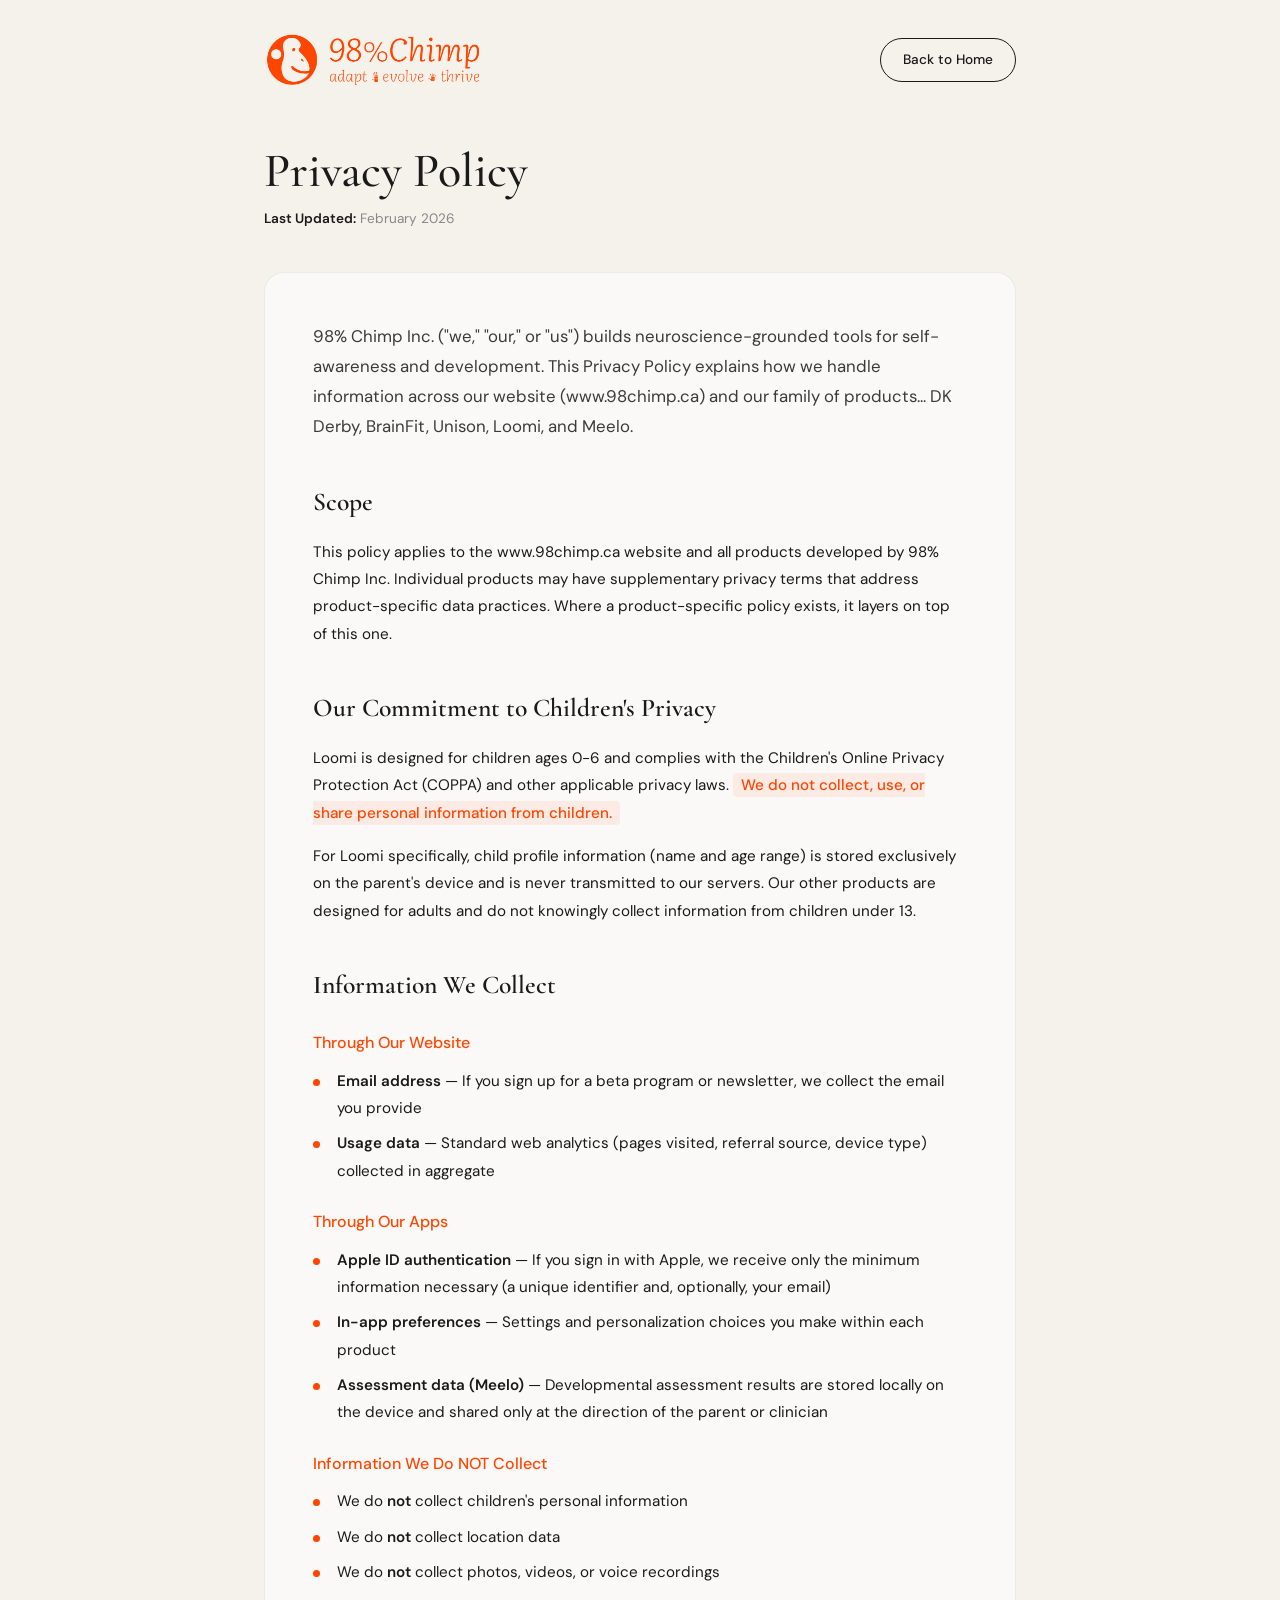
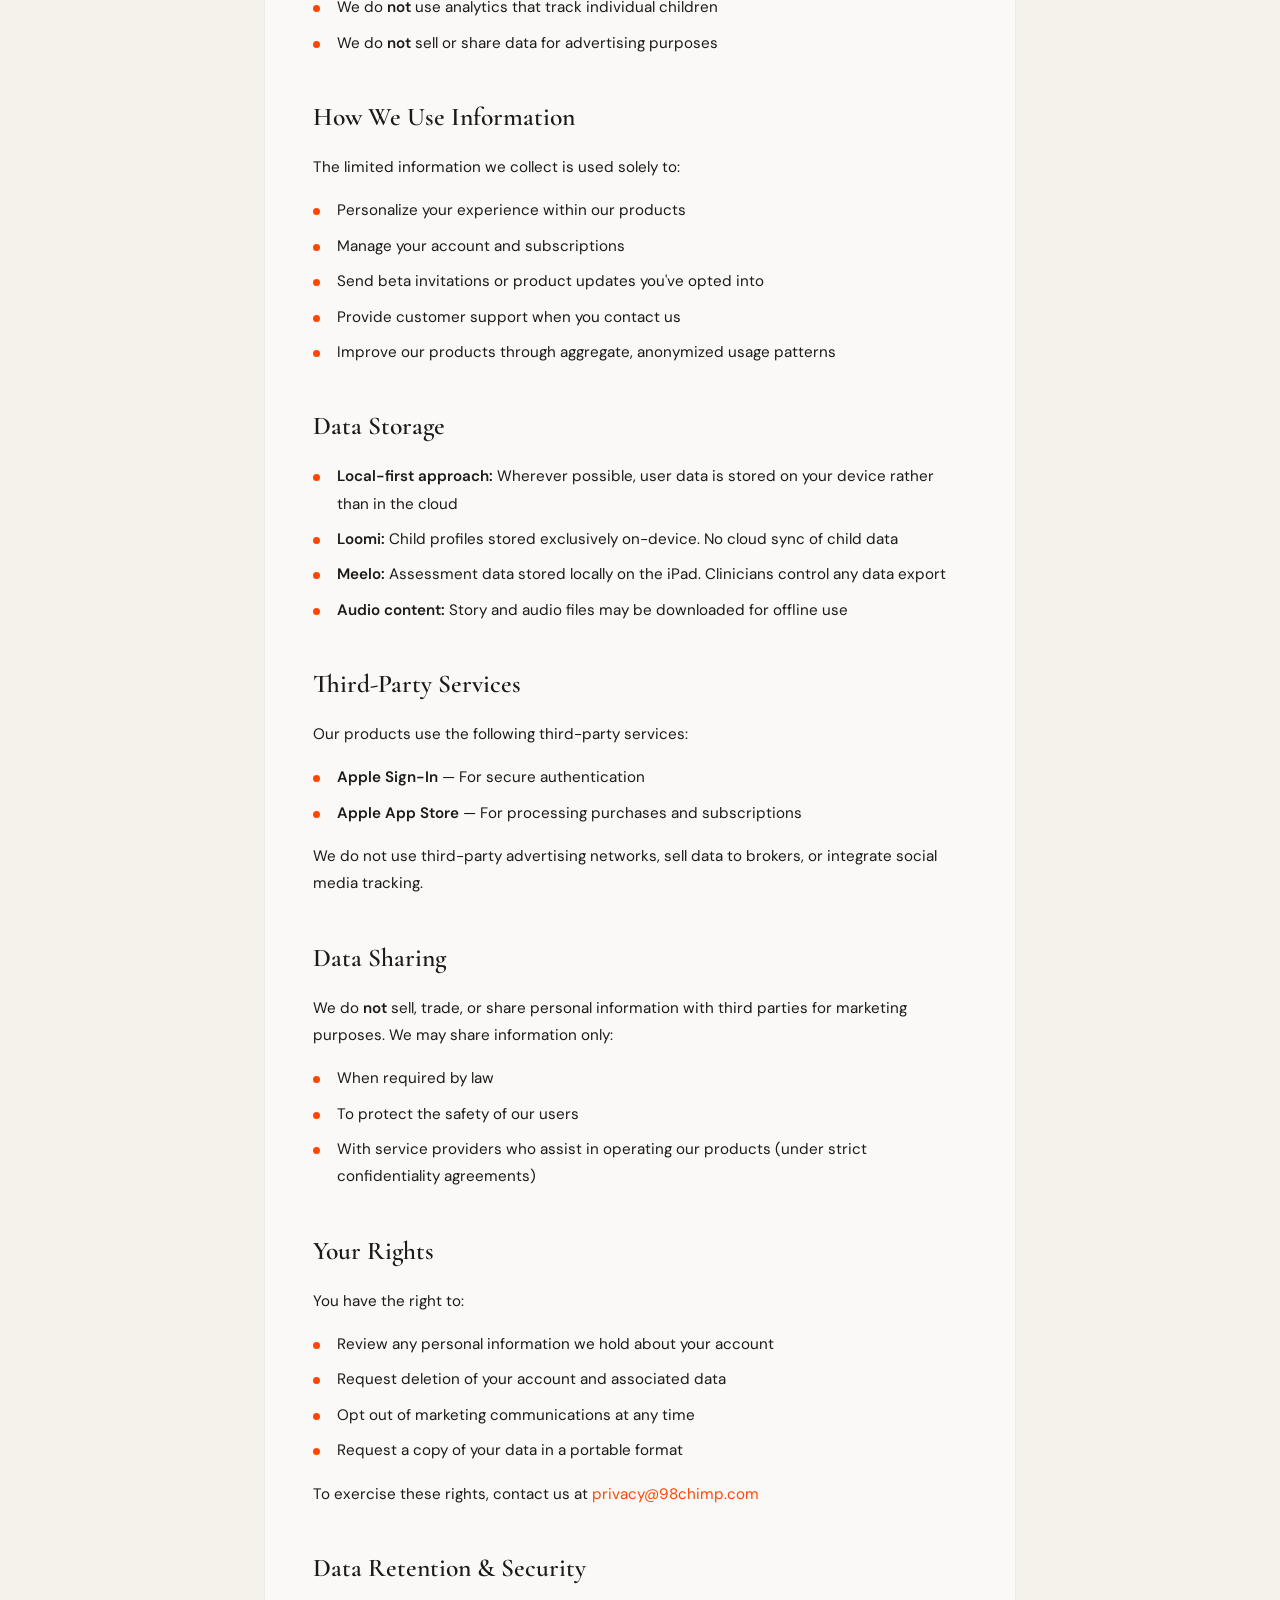
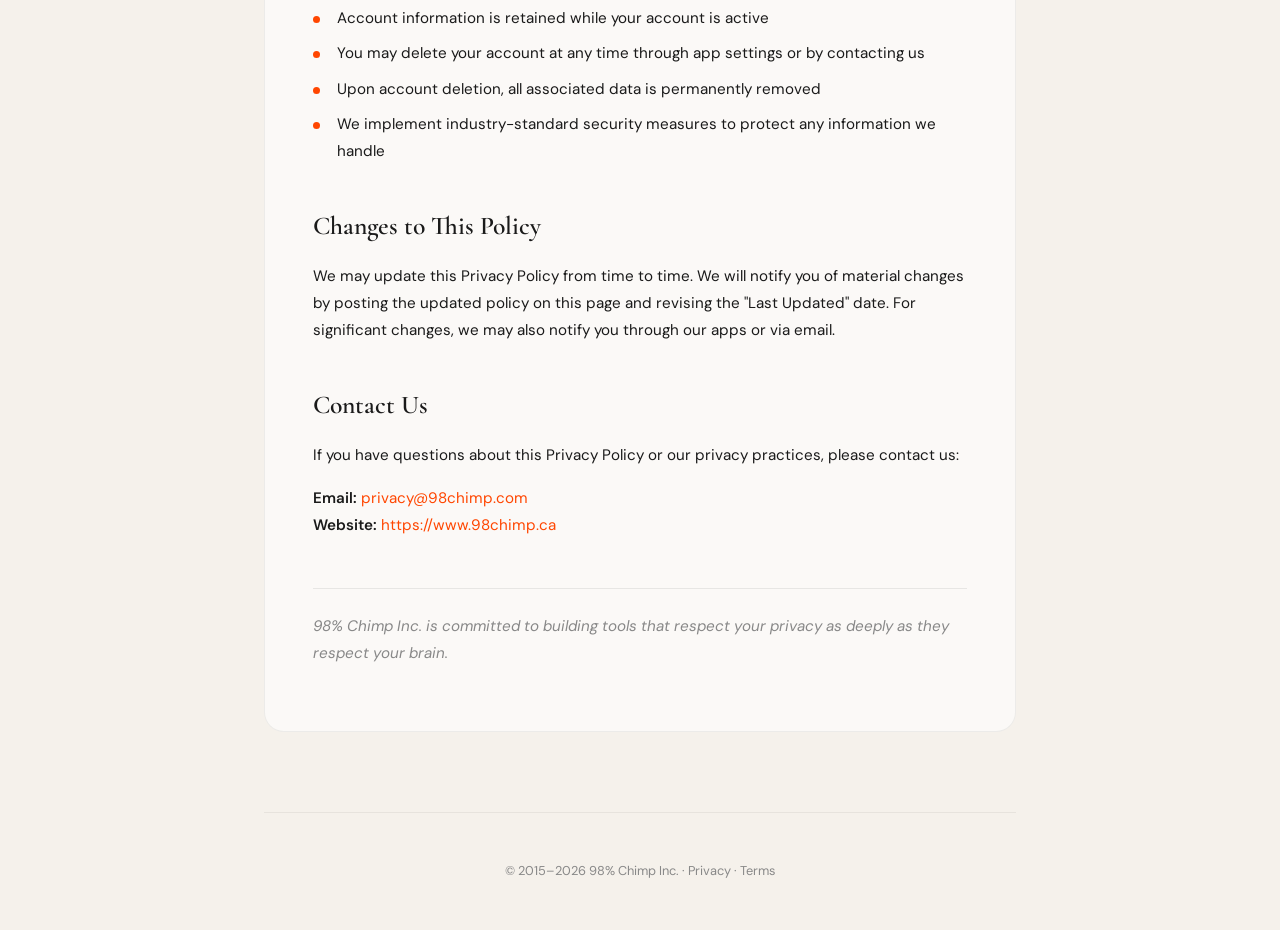
<file: privacy.html>
<!DOCTYPE html>
<html lang="en">
<head>
  <meta charset="UTF-8" />
  <meta name="viewport" content="width=device-width, initial-scale=1.0" />
  <title>Privacy Policy — 98%Chimp</title>
  <link rel="icon" type="image/x-icon" href="assets/favicon.ico">
  <link rel="icon" type="image/png" sizes="192x192" href="assets/favicon-192.png">
  <link rel="icon" type="image/png" sizes="512x512" href="assets/favicon-512.png">
  <link rel="apple-touch-icon" sizes="180x180" href="assets/apple-touch-icon.png">
  <link rel="preconnect" href="https://fonts.googleapis.com" />
  <link rel="preconnect" href="https://fonts.gstatic.com" crossorigin />
  <link href="https://fonts.googleapis.com/css2?family=Cormorant+Garamond:ital,wght@0,400;0,500;0,600;1,400&family=DM+Sans:wght@300;400;500&display=swap" rel="stylesheet" />

  <style>
    :root {
      --cream:  #F5F1EB;
      --orange: #FF4600;
      --dark:   #2C2C2C;
      --text:   #1a1a1a;
      --muted:  #888;
    }

    * { margin: 0; padding: 0; box-sizing: border-box; }

    body {
      font-family: 'DM Sans', system-ui, sans-serif;
      background: var(--cream);
      color: var(--text);
      font-weight: 400;
      line-height: 1.6;
    }

    .container {
      max-width: 800px;
      margin: 0 auto;
      padding: 0 24px;
    }

    /* Header */
    header {
      padding: 32px 0;
      display: flex;
      justify-content: space-between;
      align-items: center;
    }

    .logo-link {
      display: flex;
      align-items: center;
      text-decoration: none;
    }

    .logo-link img {
      height: 56px;
      width: auto;
    }

    .btn-back {
      padding: 10px 22px;
      background: transparent;
      border: 1.5px solid var(--text);
      border-radius: 100px;
      color: var(--text);
      font-size: 0.85rem;
      font-weight: 500;
      font-family: 'DM Sans', sans-serif;
      text-decoration: none;
      transition: background 0.2s, color 0.2s;
    }

    .btn-back:hover {
      background: var(--text);
      color: var(--cream);
    }

    /* Page Content */
    .page-content {
      padding: 24px 0 80px;
    }

    .page-title {
      font-family: 'Cormorant Garamond', Georgia, serif;
      font-size: 3rem;
      font-weight: 500;
      margin-bottom: 8px;
      line-height: 1.15;
      color: var(--text);
    }

    .last-updated {
      font-size: 0.85rem;
      color: var(--muted);
      margin-bottom: 40px;
    }

    .content-card {
      background: rgba(255, 255, 255, 0.6);
      border: 1px solid rgba(0, 0, 0, 0.06);
      border-radius: 20px;
      padding: 48px;
    }

    .intro-text {
      font-size: 1.05rem;
      line-height: 1.8;
      color: var(--text);
      margin-bottom: 40px;
      opacity: 0.85;
    }

    h2 {
      font-family: 'Cormorant Garamond', Georgia, serif;
      font-size: 1.6rem;
      font-weight: 600;
      color: var(--text);
      margin-top: 40px;
      margin-bottom: 16px;
    }

    h2:first-of-type {
      margin-top: 0;
    }

    h3 {
      font-size: 1rem;
      font-weight: 500;
      color: var(--orange);
      margin-top: 24px;
      margin-bottom: 12px;
    }

    p {
      font-size: 0.95rem;
      line-height: 1.8;
      margin-bottom: 16px;
    }

    ul {
      list-style: none;
      padding: 0;
      margin-bottom: 16px;
    }

    li {
      font-size: 0.95rem;
      line-height: 1.8;
      margin-bottom: 8px;
      padding-left: 24px;
      position: relative;
    }

    li::before {
      content: "";
      position: absolute;
      left: 0;
      top: 11px;
      width: 7px;
      height: 7px;
      background: var(--orange);
      border-radius: 50%;
    }

    strong {
      color: var(--text);
      font-weight: 600;
    }

    .highlight {
      background: rgba(255, 70, 0, 0.08);
      padding: 2px 8px;
      border-radius: 4px;
      color: var(--orange);
      font-weight: 500;
    }

    a {
      color: var(--orange);
      text-decoration: none;
      transition: opacity 0.2s;
    }

    a:hover {
      opacity: 0.7;
    }

    .closing-note {
      margin-top: 48px;
      padding-top: 24px;
      border-top: 1px solid rgba(0, 0, 0, 0.08);
      font-style: italic;
      color: var(--muted);
    }

    /* Footer */
    footer {
      padding: 48px 0;
      text-align: center;
      border-top: 1px solid rgba(0, 0, 0, 0.06);
      color: var(--muted);
      font-size: 0.8rem;
    }

    footer a {
      color: var(--muted);
    }

    footer a:hover {
      color: var(--orange);
      opacity: 1;
    }

    /* Responsive */
    @media (max-width: 900px) {
      .page-title { font-size: 2.2rem; }
      .content-card { padding: 28px 20px; }
      h2 { font-size: 1.35rem; }
      h3 { font-size: 0.95rem; }
      p, li { font-size: 0.9rem; }
      header { flex-direction: column; gap: 16px; }
    }
  </style>
</head>
<body>

  <div class="container">
    <header>
      <a href="./index.html" class="logo-link">
        <img src="assets/98%25ChimpLogoHeader.png" alt="98%Chimp">
      </a>
      <a href="./index.html" class="btn-back">Back to Home</a>
    </header>

    <main class="page-content">
      <h1 class="page-title">Privacy Policy</h1>
      <p class="last-updated"><strong>Last Updated:</strong> February 2026</p>

      <div class="content-card">
        <p class="intro-text">
          98% Chimp Inc. ("we," "our," or "us") builds neuroscience-grounded tools for self-awareness and development. This Privacy Policy explains how we handle information across our website (www.98chimp.ca) and our family of products... DK Derby, BrainFit, Unison, Loomi, and Meelo.
        </p>

        <h2>Scope</h2>
        <p>
          This policy applies to the www.98chimp.ca website and all products developed by 98% Chimp Inc. Individual products may have supplementary privacy terms that address product-specific data practices. Where a product-specific policy exists, it layers on top of this one.
        </p>

        <h2>Our Commitment to Children's Privacy</h2>
        <p>
          Loomi is designed for children ages 0-6 and complies with the Children's Online Privacy Protection Act (COPPA) and other applicable privacy laws. <span class="highlight">We do not collect, use, or share personal information from children.</span>
        </p>
        <p>
          For Loomi specifically, child profile information (name and age range) is stored exclusively on the parent's device and is never transmitted to our servers. Our other products are designed for adults and do not knowingly collect information from children under 13.
        </p>

        <h2>Information We Collect</h2>

        <h3>Through Our Website</h3>
        <ul>
          <li><strong>Email address</strong> — If you sign up for a beta program or newsletter, we collect the email you provide</li>
          <li><strong>Usage data</strong> — Standard web analytics (pages visited, referral source, device type) collected in aggregate</li>
        </ul>

        <h3>Through Our Apps</h3>
        <ul>
          <li><strong>Apple ID authentication</strong> — If you sign in with Apple, we receive only the minimum information necessary (a unique identifier and, optionally, your email)</li>
          <li><strong>In-app preferences</strong> — Settings and personalization choices you make within each product</li>
          <li><strong>Assessment data (Meelo)</strong> — Developmental assessment results are stored locally on the device and shared only at the direction of the parent or clinician</li>
        </ul>

        <h3>Information We Do NOT Collect</h3>
        <ul>
          <li>We do <strong>not</strong> collect children's personal information</li>
          <li>We do <strong>not</strong> collect location data</li>
          <li>We do <strong>not</strong> collect photos, videos, or voice recordings</li>
          <li>We do <strong>not</strong> use analytics that track individual children</li>
          <li>We do <strong>not</strong> sell or share data for advertising purposes</li>
        </ul>

        <h2>How We Use Information</h2>
        <p>The limited information we collect is used solely to:</p>
        <ul>
          <li>Personalize your experience within our products</li>
          <li>Manage your account and subscriptions</li>
          <li>Send beta invitations or product updates you've opted into</li>
          <li>Provide customer support when you contact us</li>
          <li>Improve our products through aggregate, anonymized usage patterns</li>
        </ul>

        <h2>Data Storage</h2>
        <ul>
          <li><strong>Local-first approach:</strong> Wherever possible, user data is stored on your device rather than in the cloud</li>
          <li><strong>Loomi:</strong> Child profiles stored exclusively on-device. No cloud sync of child data</li>
          <li><strong>Meelo:</strong> Assessment data stored locally on the iPad. Clinicians control any data export</li>
          <li><strong>Audio content:</strong> Story and audio files may be downloaded for offline use</li>
        </ul>

        <h2>Third-Party Services</h2>
        <p>Our products use the following third-party services:</p>
        <ul>
          <li><strong>Apple Sign-In</strong> — For secure authentication</li>
          <li><strong>Apple App Store</strong> — For processing purchases and subscriptions</li>
        </ul>
        <p>We do not use third-party advertising networks, sell data to brokers, or integrate social media tracking.</p>

        <h2>Data Sharing</h2>
        <p>
          We do <strong>not</strong> sell, trade, or share personal information with third parties for marketing purposes. We may share information only:
        </p>
        <ul>
          <li>When required by law</li>
          <li>To protect the safety of our users</li>
          <li>With service providers who assist in operating our products (under strict confidentiality agreements)</li>
        </ul>

        <h2>Your Rights</h2>
        <p>You have the right to:</p>
        <ul>
          <li>Review any personal information we hold about your account</li>
          <li>Request deletion of your account and associated data</li>
          <li>Opt out of marketing communications at any time</li>
          <li>Request a copy of your data in a portable format</li>
        </ul>
        <p>To exercise these rights, contact us at <a href="mailto:privacy@98chimp.com">privacy@98chimp.com</a></p>

        <h2>Data Retention &amp; Security</h2>
        <ul>
          <li>Account information is retained while your account is active</li>
          <li>You may delete your account at any time through app settings or by contacting us</li>
          <li>Upon account deletion, all associated data is permanently removed</li>
          <li>We implement industry-standard security measures to protect any information we handle</li>
        </ul>

        <h2>Changes to This Policy</h2>
        <p>
          We may update this Privacy Policy from time to time. We will notify you of material changes by posting the updated policy on this page and revising the "Last Updated" date. For significant changes, we may also notify you through our apps or via email.
        </p>

        <h2>Contact Us</h2>
        <p>If you have questions about this Privacy Policy or our privacy practices, please contact us:</p>
        <p>
          <strong>Email:</strong> <a href="mailto:privacy@98chimp.com">privacy@98chimp.com</a><br>
          <strong>Website:</strong> <a href="https://www.98chimp.ca">https://www.98chimp.ca</a>
        </p>

        <p class="closing-note">
          98% Chimp Inc. is committed to building tools that respect your privacy as deeply as they respect your brain.
        </p>
      </div>
    </main>

    <footer>
      © 2015–2026 98% Chimp Inc. · <a href="privacy.html">Privacy</a> · <a href="terms.html">Terms</a>
    </footer>
  </div>

</body>
</html>
</file>
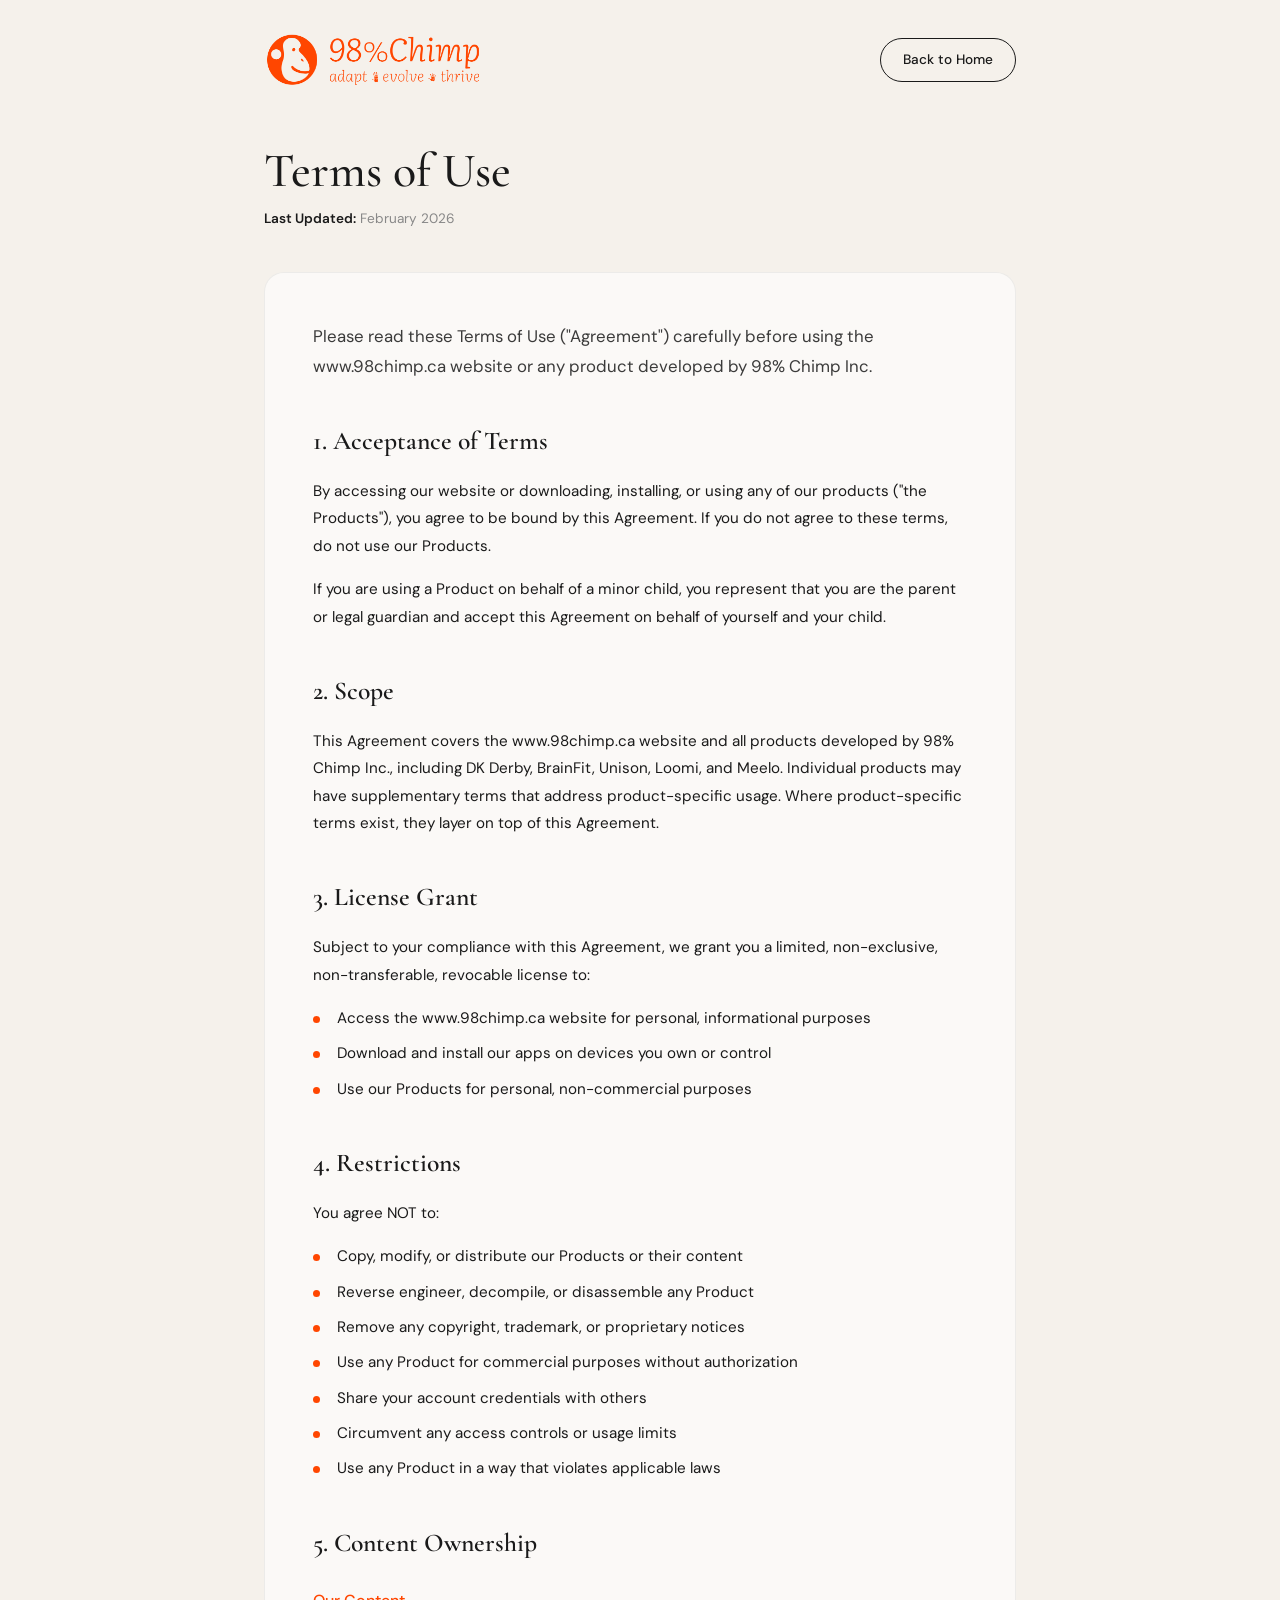
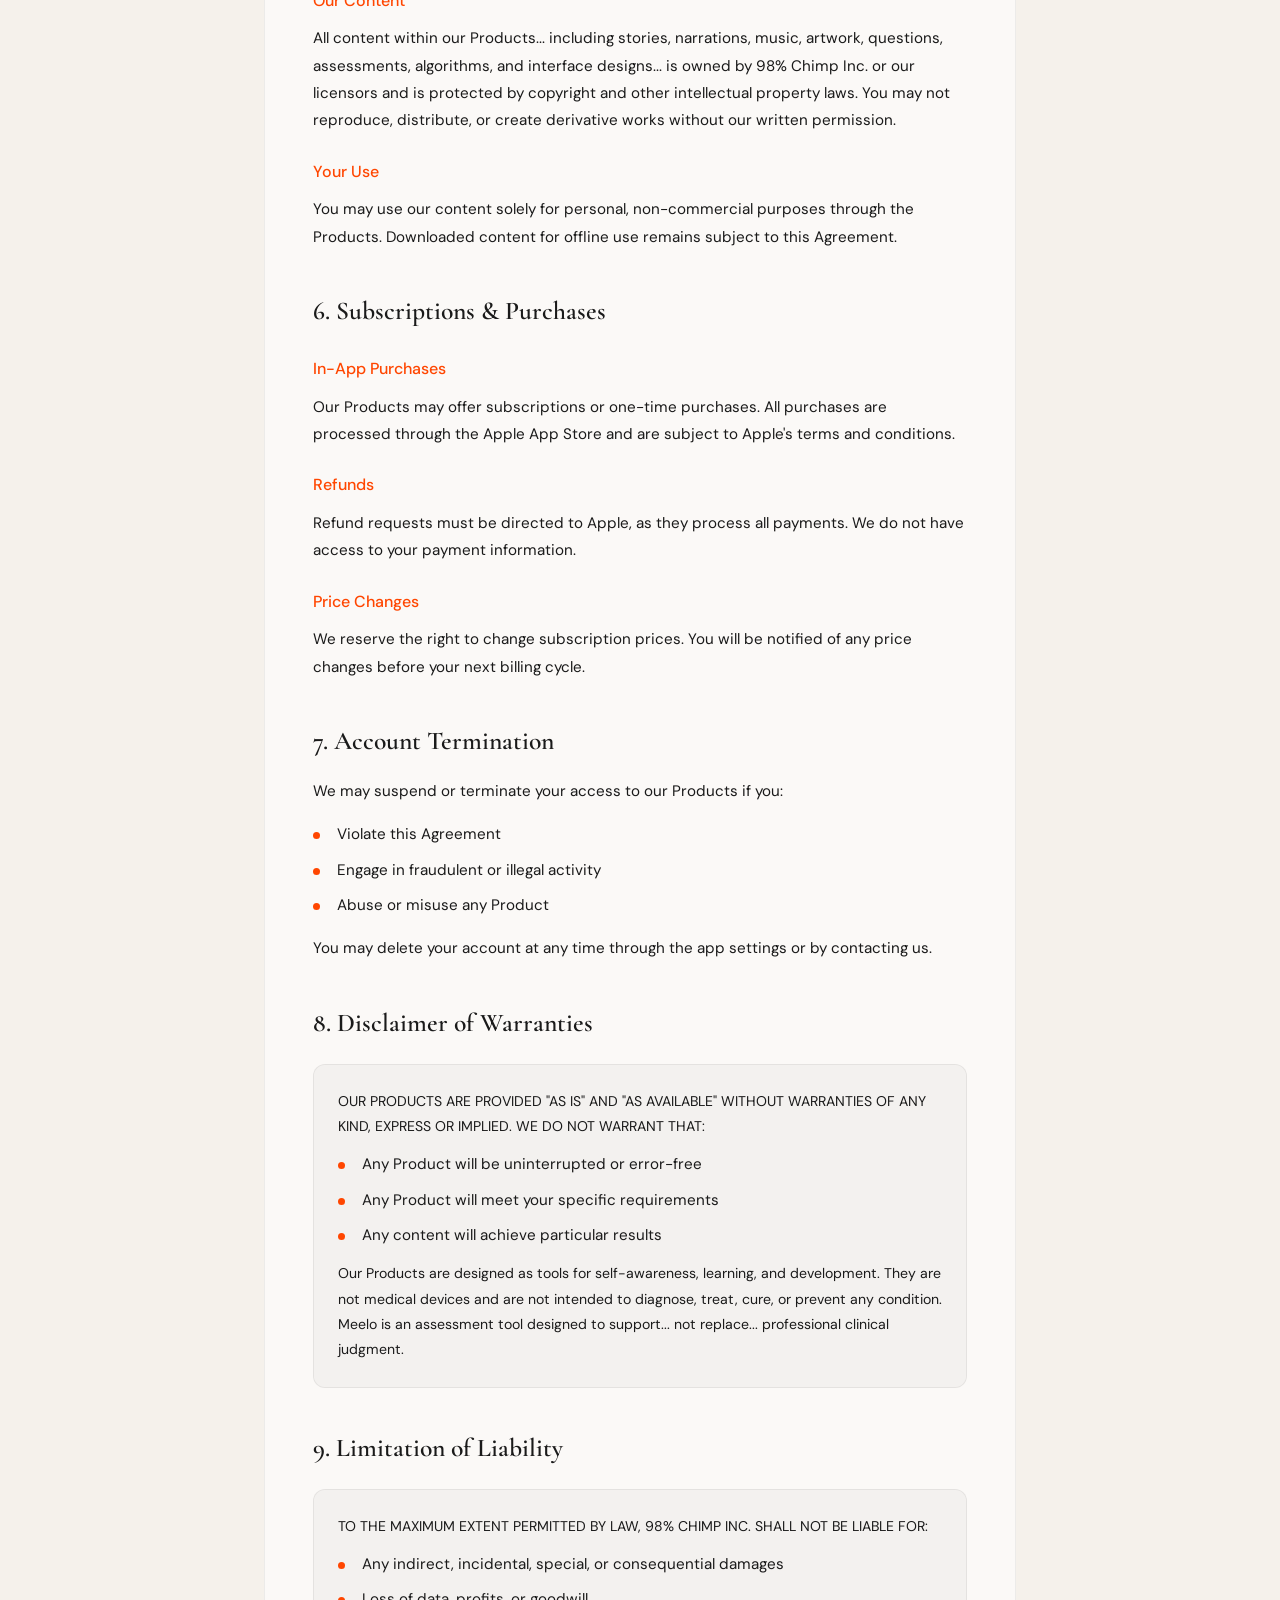
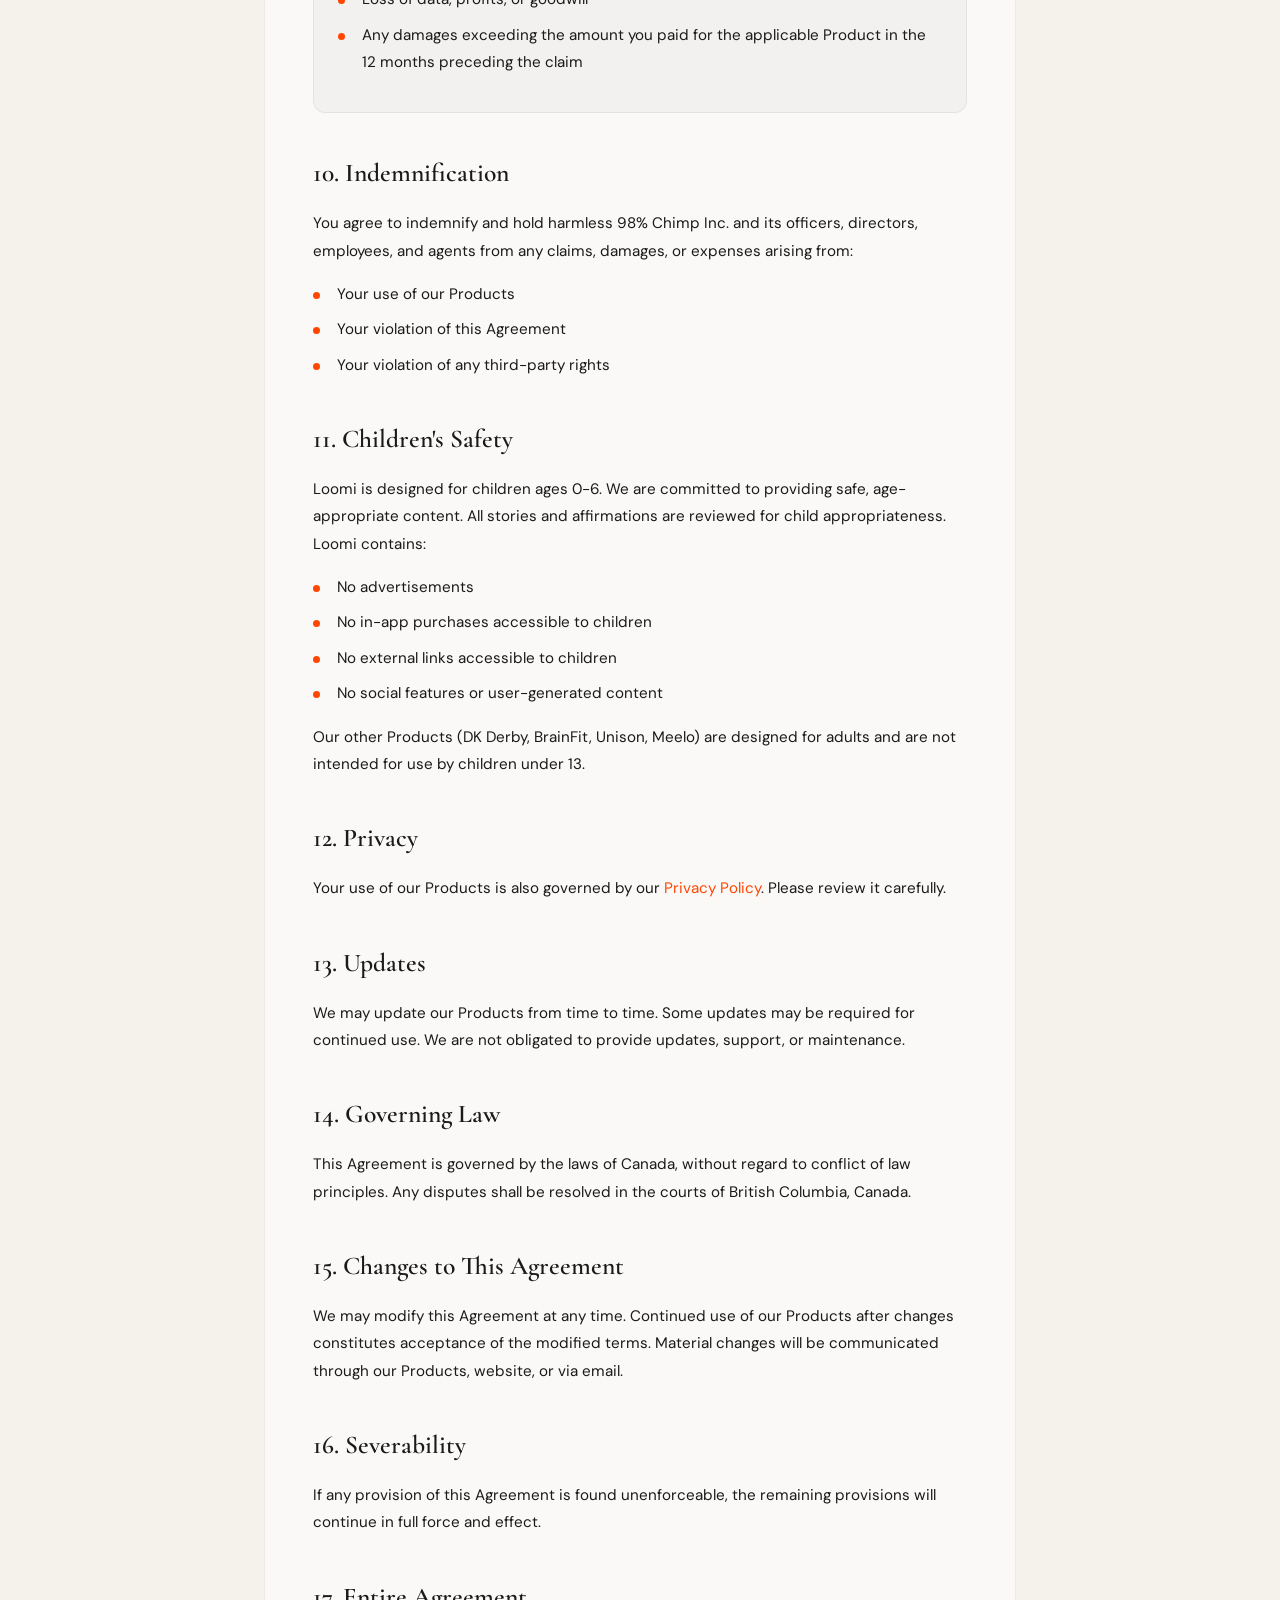
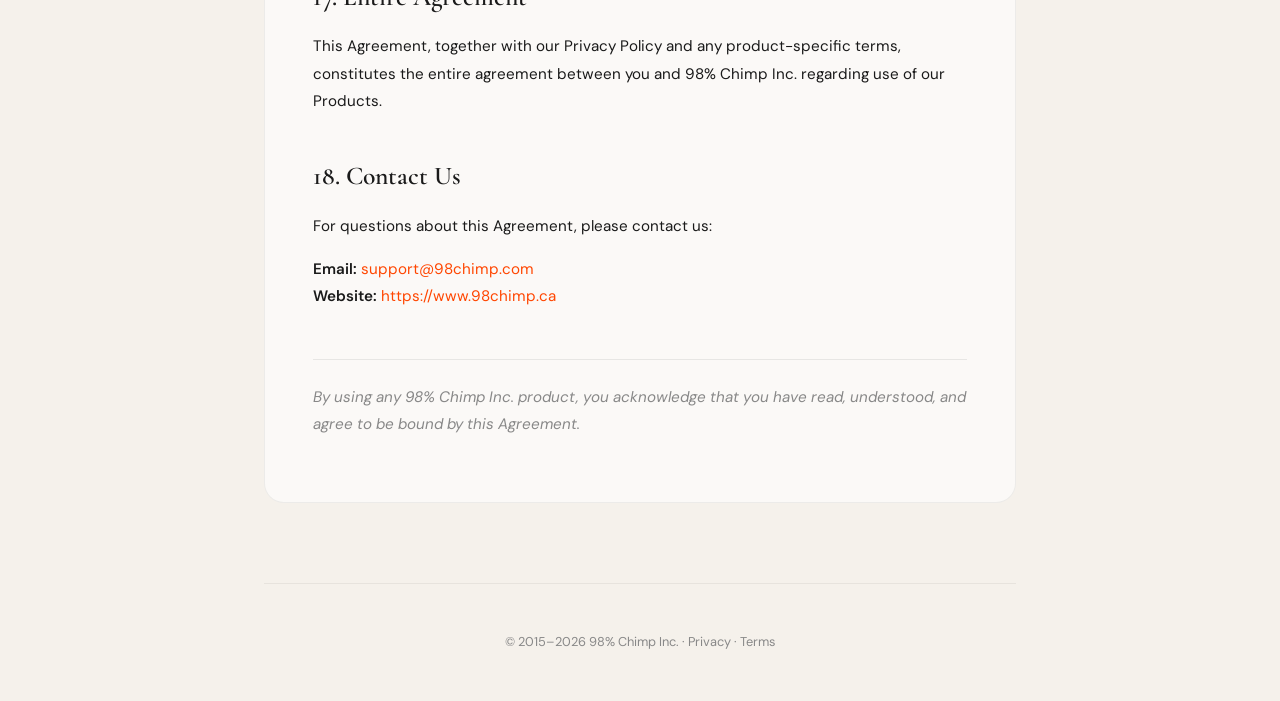
<file: terms.html>
<!DOCTYPE html>
<html lang="en">
<head>
  <meta charset="UTF-8" />
  <meta name="viewport" content="width=device-width, initial-scale=1.0" />
  <title>Terms of Use — 98%Chimp</title>
  <link rel="icon" type="image/x-icon" href="assets/favicon.ico">
  <link rel="icon" type="image/png" sizes="192x192" href="assets/favicon-192.png">
  <link rel="icon" type="image/png" sizes="512x512" href="assets/favicon-512.png">
  <link rel="apple-touch-icon" sizes="180x180" href="assets/apple-touch-icon.png">
  <link rel="preconnect" href="https://fonts.googleapis.com" />
  <link rel="preconnect" href="https://fonts.gstatic.com" crossorigin />
  <link href="https://fonts.googleapis.com/css2?family=Cormorant+Garamond:ital,wght@0,400;0,500;0,600;1,400&family=DM+Sans:wght@300;400;500&display=swap" rel="stylesheet" />

  <style>
    :root {
      --cream:  #F5F1EB;
      --orange: #FF4600;
      --dark:   #2C2C2C;
      --text:   #1a1a1a;
      --muted:  #888;
    }

    * { margin: 0; padding: 0; box-sizing: border-box; }

    body {
      font-family: 'DM Sans', system-ui, sans-serif;
      background: var(--cream);
      color: var(--text);
      font-weight: 400;
      line-height: 1.6;
    }

    .container {
      max-width: 800px;
      margin: 0 auto;
      padding: 0 24px;
    }

    /* Header */
    header {
      padding: 32px 0;
      display: flex;
      justify-content: space-between;
      align-items: center;
    }

    .logo-link {
      display: flex;
      align-items: center;
      text-decoration: none;
    }

    .logo-link img {
      height: 56px;
      width: auto;
    }

    .btn-back {
      padding: 10px 22px;
      background: transparent;
      border: 1.5px solid var(--text);
      border-radius: 100px;
      color: var(--text);
      font-size: 0.85rem;
      font-weight: 500;
      font-family: 'DM Sans', sans-serif;
      text-decoration: none;
      transition: background 0.2s, color 0.2s;
    }

    .btn-back:hover {
      background: var(--text);
      color: var(--cream);
    }

    /* Page Content */
    .page-content {
      padding: 24px 0 80px;
    }

    .page-title {
      font-family: 'Cormorant Garamond', Georgia, serif;
      font-size: 3rem;
      font-weight: 500;
      margin-bottom: 8px;
      line-height: 1.15;
      color: var(--text);
    }

    .last-updated {
      font-size: 0.85rem;
      color: var(--muted);
      margin-bottom: 40px;
    }

    .content-card {
      background: rgba(255, 255, 255, 0.6);
      border: 1px solid rgba(0, 0, 0, 0.06);
      border-radius: 20px;
      padding: 48px;
    }

    .intro-text {
      font-size: 1.05rem;
      line-height: 1.8;
      color: var(--text);
      margin-bottom: 40px;
      opacity: 0.85;
    }

    h2 {
      font-family: 'Cormorant Garamond', Georgia, serif;
      font-size: 1.6rem;
      font-weight: 600;
      color: var(--text);
      margin-top: 40px;
      margin-bottom: 16px;
    }

    h2:first-of-type {
      margin-top: 0;
    }

    h3 {
      font-size: 1rem;
      font-weight: 500;
      color: var(--orange);
      margin-top: 24px;
      margin-bottom: 12px;
    }

    p {
      font-size: 0.95rem;
      line-height: 1.8;
      margin-bottom: 16px;
    }

    ul {
      list-style: none;
      padding: 0;
      margin-bottom: 16px;
    }

    li {
      font-size: 0.95rem;
      line-height: 1.8;
      margin-bottom: 8px;
      padding-left: 24px;
      position: relative;
    }

    li::before {
      content: "";
      position: absolute;
      left: 0;
      top: 11px;
      width: 7px;
      height: 7px;
      background: var(--orange);
      border-radius: 50%;
    }

    strong {
      color: var(--text);
      font-weight: 600;
    }

    a {
      color: var(--orange);
      text-decoration: none;
      transition: opacity 0.2s;
    }

    a:hover {
      opacity: 0.7;
    }

    .legal-notice {
      margin-top: 20px;
      padding: 24px;
      background: rgba(0, 0, 0, 0.03);
      border: 1px solid rgba(0, 0, 0, 0.06);
      border-radius: 12px;
      font-size: 0.88rem;
      line-height: 1.8;
      color: var(--text);
    }

    .legal-notice ul {
      margin-top: 12px;
      margin-bottom: 12px;
    }

    .closing-note {
      margin-top: 48px;
      padding-top: 24px;
      border-top: 1px solid rgba(0, 0, 0, 0.08);
      font-style: italic;
      color: var(--muted);
    }

    /* Footer */
    footer {
      padding: 48px 0;
      text-align: center;
      border-top: 1px solid rgba(0, 0, 0, 0.06);
      color: var(--muted);
      font-size: 0.8rem;
    }

    footer a {
      color: var(--muted);
    }

    footer a:hover {
      color: var(--orange);
      opacity: 1;
    }

    /* Responsive */
    @media (max-width: 900px) {
      .page-title { font-size: 2.2rem; }
      .content-card { padding: 28px 20px; }
      h2 { font-size: 1.35rem; }
      h3 { font-size: 0.95rem; }
      p, li { font-size: 0.9rem; }
      .legal-notice { padding: 18px; font-size: 0.82rem; }
      header { flex-direction: column; gap: 16px; }
    }
  </style>
</head>
<body>

  <div class="container">
    <header>
      <a href="./index.html" class="logo-link">
        <img src="assets/98%25ChimpLogoHeader.png" alt="98%Chimp">
      </a>
      <a href="./index.html" class="btn-back">Back to Home</a>
    </header>

    <main class="page-content">
      <h1 class="page-title">Terms of Use</h1>
      <p class="last-updated"><strong>Last Updated:</strong> February 2026</p>

      <div class="content-card">
        <p class="intro-text">
          Please read these Terms of Use ("Agreement") carefully before using the www.98chimp.ca website or any product developed by 98% Chimp Inc.
        </p>

        <h2>1. Acceptance of Terms</h2>
        <p>
          By accessing our website or downloading, installing, or using any of our products ("the Products"), you agree to be bound by this Agreement. If you do not agree to these terms, do not use our Products.
        </p>
        <p>
          If you are using a Product on behalf of a minor child, you represent that you are the parent or legal guardian and accept this Agreement on behalf of yourself and your child.
        </p>

        <h2>2. Scope</h2>
        <p>
          This Agreement covers the www.98chimp.ca website and all products developed by 98% Chimp Inc., including DK Derby, BrainFit, Unison, Loomi, and Meelo. Individual products may have supplementary terms that address product-specific usage. Where product-specific terms exist, they layer on top of this Agreement.
        </p>

        <h2>3. License Grant</h2>
        <p>Subject to your compliance with this Agreement, we grant you a limited, non-exclusive, non-transferable, revocable license to:</p>
        <ul>
          <li>Access the www.98chimp.ca website for personal, informational purposes</li>
          <li>Download and install our apps on devices you own or control</li>
          <li>Use our Products for personal, non-commercial purposes</li>
        </ul>

        <h2>4. Restrictions</h2>
        <p>You agree NOT to:</p>
        <ul>
          <li>Copy, modify, or distribute our Products or their content</li>
          <li>Reverse engineer, decompile, or disassemble any Product</li>
          <li>Remove any copyright, trademark, or proprietary notices</li>
          <li>Use any Product for commercial purposes without authorization</li>
          <li>Share your account credentials with others</li>
          <li>Circumvent any access controls or usage limits</li>
          <li>Use any Product in a way that violates applicable laws</li>
        </ul>

        <h2>5. Content Ownership</h2>

        <h3>Our Content</h3>
        <p>
          All content within our Products... including stories, narrations, music, artwork, questions, assessments, algorithms, and interface designs... is owned by 98% Chimp Inc. or our licensors and is protected by copyright and other intellectual property laws. You may not reproduce, distribute, or create derivative works without our written permission.
        </p>

        <h3>Your Use</h3>
        <p>
          You may use our content solely for personal, non-commercial purposes through the Products. Downloaded content for offline use remains subject to this Agreement.
        </p>

        <h2>6. Subscriptions &amp; Purchases</h2>

        <h3>In-App Purchases</h3>
        <p>
          Our Products may offer subscriptions or one-time purchases. All purchases are processed through the Apple App Store and are subject to Apple's terms and conditions.
        </p>

        <h3>Refunds</h3>
        <p>
          Refund requests must be directed to Apple, as they process all payments. We do not have access to your payment information.
        </p>

        <h3>Price Changes</h3>
        <p>
          We reserve the right to change subscription prices. You will be notified of any price changes before your next billing cycle.
        </p>

        <h2>7. Account Termination</h2>
        <p>We may suspend or terminate your access to our Products if you:</p>
        <ul>
          <li>Violate this Agreement</li>
          <li>Engage in fraudulent or illegal activity</li>
          <li>Abuse or misuse any Product</li>
        </ul>
        <p>You may delete your account at any time through the app settings or by contacting us.</p>

        <h2>8. Disclaimer of Warranties</h2>
        <div class="legal-notice">
          OUR PRODUCTS ARE PROVIDED "AS IS" AND "AS AVAILABLE" WITHOUT WARRANTIES OF ANY KIND, EXPRESS OR IMPLIED. WE DO NOT WARRANT THAT:
          <ul>
            <li>Any Product will be uninterrupted or error-free</li>
            <li>Any Product will meet your specific requirements</li>
            <li>Any content will achieve particular results</li>
          </ul>
          Our Products are designed as tools for self-awareness, learning, and development. They are not medical devices and are not intended to diagnose, treat, cure, or prevent any condition. Meelo is an assessment tool designed to support... not replace... professional clinical judgment.
        </div>

        <h2>9. Limitation of Liability</h2>
        <div class="legal-notice">
          TO THE MAXIMUM EXTENT PERMITTED BY LAW, 98% CHIMP INC. SHALL NOT BE LIABLE FOR:
          <ul>
            <li>Any indirect, incidental, special, or consequential damages</li>
            <li>Loss of data, profits, or goodwill</li>
            <li>Any damages exceeding the amount you paid for the applicable Product in the 12 months preceding the claim</li>
          </ul>
        </div>

        <h2>10. Indemnification</h2>
        <p>You agree to indemnify and hold harmless 98% Chimp Inc. and its officers, directors, employees, and agents from any claims, damages, or expenses arising from:</p>
        <ul>
          <li>Your use of our Products</li>
          <li>Your violation of this Agreement</li>
          <li>Your violation of any third-party rights</li>
        </ul>

        <h2>11. Children's Safety</h2>
        <p>
          Loomi is designed for children ages 0-6. We are committed to providing safe, age-appropriate content. All stories and affirmations are reviewed for child appropriateness. Loomi contains:
        </p>
        <ul>
          <li>No advertisements</li>
          <li>No in-app purchases accessible to children</li>
          <li>No external links accessible to children</li>
          <li>No social features or user-generated content</li>
        </ul>
        <p>Our other Products (DK Derby, BrainFit, Unison, Meelo) are designed for adults and are not intended for use by children under 13.</p>

        <h2>12. Privacy</h2>
        <p>
          Your use of our Products is also governed by our <a href="./privacy.html">Privacy Policy</a>. Please review it carefully.
        </p>

        <h2>13. Updates</h2>
        <p>
          We may update our Products from time to time. Some updates may be required for continued use. We are not obligated to provide updates, support, or maintenance.
        </p>

        <h2>14. Governing Law</h2>
        <p>
          This Agreement is governed by the laws of Canada, without regard to conflict of law principles. Any disputes shall be resolved in the courts of British Columbia, Canada.
        </p>

        <h2>15. Changes to This Agreement</h2>
        <p>
          We may modify this Agreement at any time. Continued use of our Products after changes constitutes acceptance of the modified terms. Material changes will be communicated through our Products, website, or via email.
        </p>

        <h2>16. Severability</h2>
        <p>
          If any provision of this Agreement is found unenforceable, the remaining provisions will continue in full force and effect.
        </p>

        <h2>17. Entire Agreement</h2>
        <p>
          This Agreement, together with our Privacy Policy and any product-specific terms, constitutes the entire agreement between you and 98% Chimp Inc. regarding use of our Products.
        </p>

        <h2>18. Contact Us</h2>
        <p>For questions about this Agreement, please contact us:</p>
        <p>
          <strong>Email:</strong> <a href="mailto:support@98chimp.com">support@98chimp.com</a><br>
          <strong>Website:</strong> <a href="https://www.98chimp.ca">https://www.98chimp.ca</a>
        </p>

        <p class="closing-note">
          By using any 98% Chimp Inc. product, you acknowledge that you have read, understood, and agree to be bound by this Agreement.
        </p>
      </div>
    </main>

    <footer>
      © 2015–2026 98% Chimp Inc. · <a href="privacy.html">Privacy</a> · <a href="terms.html">Terms</a>
    </footer>
  </div>

</body>
</html>
</file>
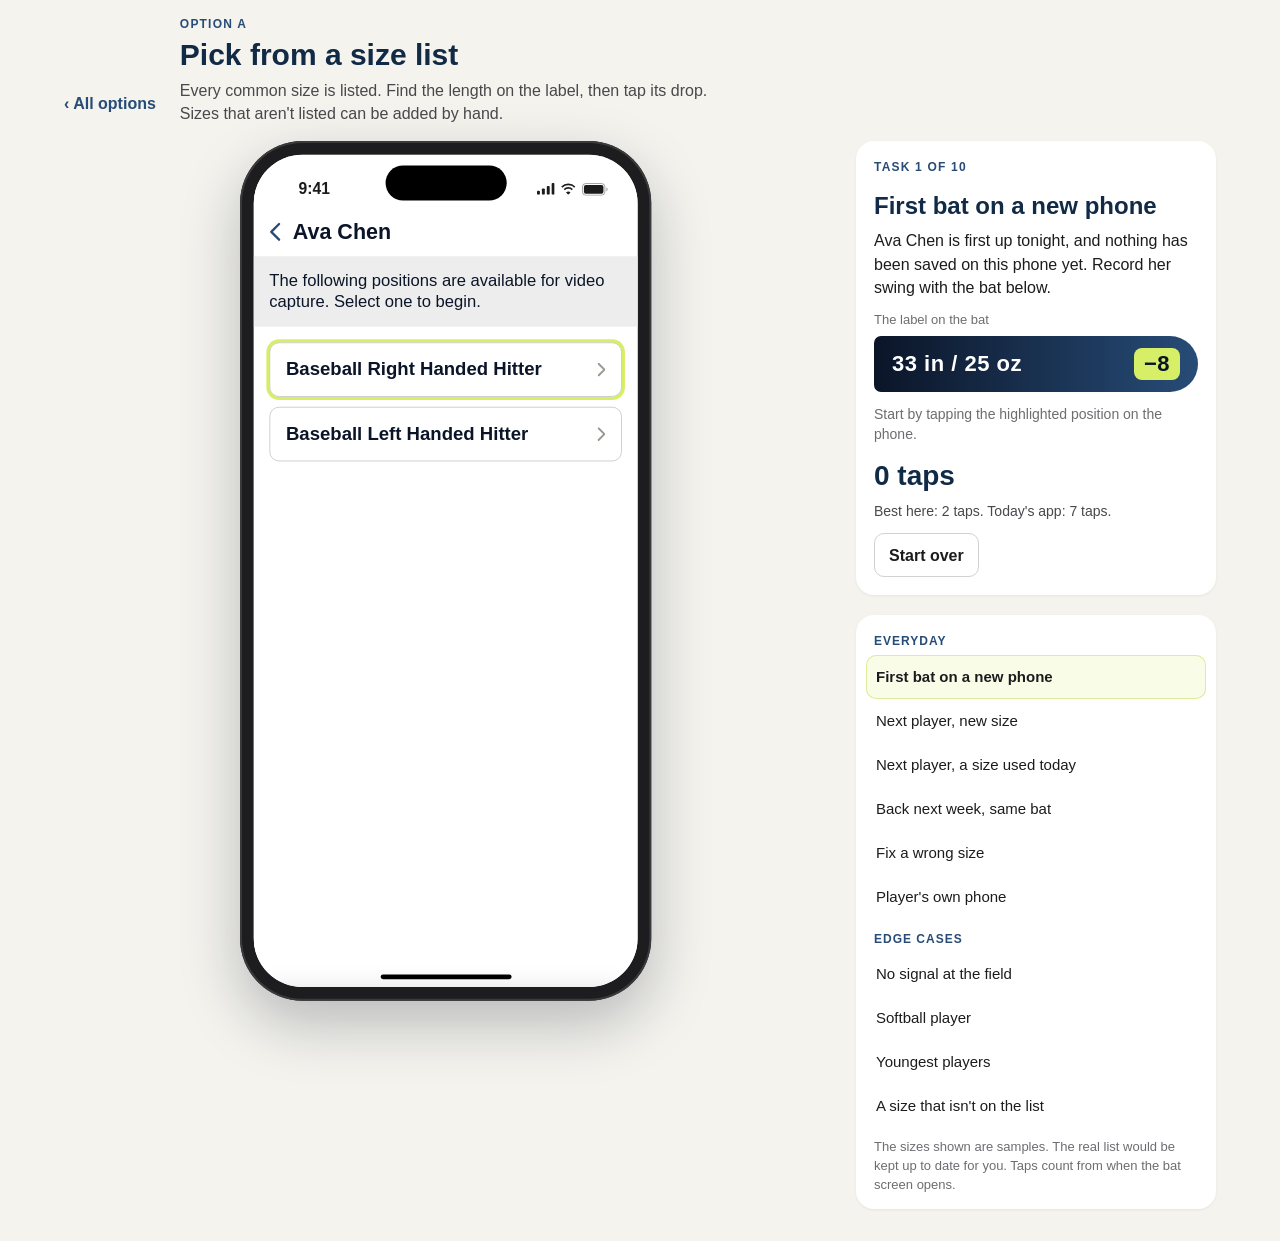
<file: pelotero/proposals-2610/bat-size/a.html>
<!DOCTYPE html>
<html>
<head>
  <meta charset="utf-8">
  <meta name="robots" content="noindex, nofollow">
  <title>Option A: Pick from a size list</title>
  <style>
    * { margin: 0; padding: 0; box-sizing: border-box; }
    body { background: #1d3b2a; display: flex; align-items: center; justify-content: center; min-height: 100vh; font-family: -apple-system, BlinkMacSystemFont, sans-serif; }
    #__bundler_loading { position: fixed; bottom: 20px; right: 20px; font: 13px/1.4 -apple-system, BlinkMacSystemFont, sans-serif; color: #666; background: #fff; padding: 8px 14px; border-radius: 8px; box-shadow: 0 1px 4px rgba(0,0,0,0.12); z-index: 10000; }
    #__bundler_thumbnail { position: fixed; inset: 0; width: 100%; height: 100%; display: flex; align-items: center; justify-content: center; background: #1d3b2a; z-index: 9999; }
    #__bundler_thumbnail svg { width: 100%; height: 100%; object-fit: contain; }
    #__bundler_placeholder { color: #999; font-size: 14px; }
  </style>
  <noscript>
    <style>#__bundler_loading { display: none; }</style>
    <div style="position:fixed;bottom:12px;left:12px;font:13px/1.4 -apple-system,BlinkMacSystemFont,sans-serif;color:#999;background:rgba(255,255,255,0.9);padding:6px 12px;border-radius:6px;box-shadow:0 1px 4px rgba(0,0,0,0.08);z-index:10000;">
      This page requires JavaScript to display.
    </div>
  </noscript>
</head>
<body>
  <div id="__bundler_thumbnail"><svg viewBox="0 0 120 120" xmlns="http://www.w3.org/2000/svg"><rect x="40" y="18" width="40" height="84" rx="8" fill="none" stroke="#fff" stroke-width="5"></rect><text x="60" y="70" font-family="sans-serif" font-size="26" font-weight="700" fill="#fff" text-anchor="middle">A</text></svg></div>
  <div id="__bundler_loading">Unpacking...</div>

  <script>
    
document.addEventListener('DOMContentLoaded', async function() {
  const loading = document.getElementById('__bundler_loading');
  function setStatus(msg) { if (loading) loading.textContent = msg; }

  const FONT_MIME = /^(font[/]|application[/](x-)?font-|application[/]vnd\.ms-fontobject)/i;
  const MIME_TOKEN = /^[\w.+-]+[/][\w.+-]+$/;
  function toBase64(bytes) {
    let bin = '';
    for (let i = 0; i < bytes.length; i += 0x8000) {
      bin += String.fromCharCode.apply(null, bytes.subarray(i, i + 0x8000));
    }
    return btoa(bin);
  }

  // Error sink persists across replaceWith since it's on window, not the DOM.
  window.addEventListener('error', function(e) {
    // Failed resource loads (CSP-blocked links, scripts, images) fire plain
    // events at the element — warn only; real JS errors carry message/error.
    if (!e.message && !e.error && e.target && e.target !== window) {
      console.warn('[bundle] resource failed to load:',
        e.target.tagName, String(e.target.src || e.target.href || ''));
      return;
    }
    var p = document.body || document.documentElement;
    var d = document.getElementById('__bundler_err') || p.appendChild(document.createElement('div'));
    d.id = '__bundler_err';
    d.style.cssText = 'position:fixed;bottom:12px;left:12px;right:12px;font:12px/1.4 ui-monospace,monospace;background:#2a1215;color:#ff8a80;padding:10px 14px;border-radius:8px;border:1px solid #5c2b2e;z-index:99999;white-space:pre-wrap;max-height:40vh;overflow:auto';
    d.textContent = (d.textContent ? d.textContent + String.fromCharCode(10) : '') +
      '[bundle] ' + (e.message || e.type) +
      (e.filename ? ' (' + e.filename.slice(0, 60) + ':' + e.lineno + ')' : '');
  }, true);

  try {
    const manifestEl = document.querySelector('script[type="__bundler/manifest"]');
    const templateEl = document.querySelector('script[type="__bundler/template"]');
    if (!manifestEl || !templateEl) {
      setStatus('Error: missing bundle data');
      console.error('[bundler] Missing script tags — manifestEl:', !!manifestEl, 'templateEl:', !!templateEl);
      return;
    }

    const manifest = JSON.parse(manifestEl.textContent);
    let template = JSON.parse(templateEl.textContent);

    // Nested page bundles (iframe targets). Each ships ONCE, in the ROOT
    // document's manifest; frame srcs carry an about:blank#<uuid> marker
    // instead of a substitutable uuid. Every document mints the blobs for
    // its OWN frames — from local text at the root, or text obtained from
    // its DIRECT parent over the relay protocol below — so each frame
    // navigation stays same-origin with its initiator and a deduped page
    // loads at any depth on any host, including a file:// download's
    // opaque origins (where a blob minted by one document cannot be
    // navigated to by another).
    const pageOrderEl = document.querySelector('script[type="__bundler/page_order"]');
    const pageOrder = pageOrderEl ? JSON.parse(pageOrderEl.textContent) : [];
    const pageSet = new Set(pageOrder);
    const pageTexts = {};

    // ── Nested-page text protocol (parent-chain relay) ──
    // Page bundles ship once, in the ROOT document's manifest. Every
    // document mints the blobs for its OWN frames, obtaining page text
    // through a strict parent-chain relay: a document only ever SENDS to
    // its direct parent (which, for every document the publisher's own
    // runtime minted, is another publisher document) and only ACCEPTS
    // text from that direct parent; requests from below are honored only
    // for the document's own child frames, and the ROOT never sends
    // upward at all. That last rule is load-bearing: the artifact host's
    // frame-ancestors allows claude.ai (and friends) to frame an
    // artifact, so window.top can be a FOREIGN document — a top-addressed
    // protocol would hand page uuids to that ancestor and accept forged
    // "page text" from it, minting attacker HTML as an artifact-origin
    // blob document. The chain never touches the ancestor: requests stop
    // at the root, replies are origin-addressed per hop (never '*' when
    // an origin exists), and both directions are origin-gated (on https
    // a foreign sender's origin can never equal this document's; in
    // opaque contexts — file:// — everything serializes as 'null', where
    // an embedded EXTERNAL frame still fails the gate by carrying its
    // own real origin, and a sandboxed child of such a frame is excluded
    // by the own-child-frames check plus uuid unguessability). Shape is
    // deny-by-default: one request form, one reply form, no error
    // replies.
    // window.origin is the SERIALIZED SECURITY origin ('null' in opaque
    // contexts such as a sandboxed preview iframe) — location.origin is
    // computed from the URL and stays 'https://…' even when the document
    // is sandboxed, which would misgate every opaque chain.
    const OWN_TARGET = /^https?:[/][/]/.test(window.origin || '')
      ? window.origin
      : '*';
    function trustedOrigin(e) {
      if (e.origin === window.origin) return true; // https chains; opaque==opaque
      // file:// trees: Chrome serializes the file document's origin as
      // 'file://' while the blob: documents it mints serialize as 'null',
      // so the two legitimate shapes can never string-match — accept the
      // pair in both directions. https origins never serialize as either,
      // and sender identity (own child frame / direct parent) is checked
      // separately.
      return (
        (e.origin === 'null' &&
          (window.origin === 'file://' ||
            window.location.protocol === 'file:')) ||
        (/^file:/.test(e.origin) && window.origin === 'null')
      );
    }
    // Non-empty only in the root document (nested bundles ship an empty
    // island), so it doubles as the root marker: the root answers from
    // local text and treats a miss as authoritative — never relaying to
    // its (possibly foreign) parent.
    const isPageRoot = pageOrder.length > 0;
    const blobUrls = {};
    const resourceBlobs = {};
    const UUID_SHAPE = /^[0-9a-f]{8}-[0-9a-f]{4}-[0-9a-f]{4}-[0-9a-f]{4}-[0-9a-f]{12}$/;
    const pendingFrames = {}; // uuid -> [{el, frag}] awaiting text for own frames
    const pendingRelays = {}; // uuid -> [childWindow] awaiting text to pass down
    function mountPage(el, frag, text) {
      const pageBlob = new Blob([text], { type: 'text/html' });
      const u = URL.createObjectURL(pageBlob);
      resourceBlobs[u] = pageBlob;
      el.src = u + frag;
    }
    function deliverPage(uuid, text) {
      const frames = pendingFrames[uuid];
      delete pendingFrames[uuid];
      if (frames) for (const f of frames) mountPage(f.el, f.frag, text);
      const relays = pendingRelays[uuid];
      delete pendingRelays[uuid];
      if (relays) {
        for (const cw of relays) {
          try { cw.postMessage({ __bundler_page: uuid, __bundler_text: text }, OWN_TARGET); } catch (err) { /* gone */ }
        }
      }
    }
    function ownFrameWindows() {
      const out = [];
      for (const f of Array.from(document.querySelectorAll('iframe'))) {
        try { if (f.contentWindow) out.push(f.contentWindow); } catch (err) { /* detached */ }
      }
      return out;
    }
    window.addEventListener('message', function (e) {
      const d = e.data;
      if (!d || typeof d !== 'object' || !e.source) return;
      // Origin gate first; the structural checks below (own-child-frames
      // for requests, direct-parent + solicited-uuid for replies, the
      // root's never-relay rule) are what hold in fully opaque chains
      // where origin strings can't discriminate — a sandboxed root's
      // FOREIGN wrapper still fails all three even though both serialize
      // as real-vs-'null' rather than matching.
      if (!trustedOrigin(e)) return;
      if (typeof d.__bundler_need === 'string' && UUID_SHAPE.test(d.__bundler_need)) {
        // Requests are honored only for this document's own child frames.
        if (ownFrameWindows().indexOf(e.source) < 0) return;
        const uuid = d.__bundler_need;
        const text = pageTexts[uuid];
        if (typeof text === 'string') {
          try { e.source.postMessage({ __bundler_page: uuid, __bundler_text: text }, OWN_TARGET); } catch (err) { /* gone */ }
          return;
        }
        if (isPageRoot || window.parent === window) return; // authoritative miss
        const waiting = pendingRelays[uuid];
        if (waiting) {
          if (waiting.indexOf(e.source) < 0) waiting.push(e.source);
          return;
        }
        // Never-answered uuids would otherwise accumulate forever under a
        // request spray; past the cap (far above any real page count) new
        // relays are dropped rather than remembered.
        if (Object.keys(pendingRelays).length >= 128) return;
        pendingRelays[uuid] = [e.source];
        window.parent.postMessage({ __bundler_need: uuid }, OWN_TARGET);
      } else if (
        typeof d.__bundler_page === 'string' &&
        UUID_SHAPE.test(d.__bundler_page) &&
        typeof d.__bundler_text === 'string'
      ) {
        // The shape test is load-bearing beyond tidiness: the solicited
        // check below uses the in operator, which matches prototype keys
        // ('__proto__', 'constructor') — an unshaped key would reach
        // deliverPage and throw, painting the error banner.
        // Text is accepted only from the direct parent — the document
        // that minted this one.
        if (e.source !== window.parent || window.parent === window) return;
        if (!(d.__bundler_page in pendingFrames) && !(d.__bundler_page in pendingRelays)) return;
        deliverPage(d.__bundler_page, d.__bundler_text);
      }
    });

    const uuids = Object.keys(manifest);
    setStatus('Unpacking ' + uuids.length + ' assets...');

    await Promise.all(uuids.map(async (uuid) => {
      const entry = manifest[uuid];
      try {
        const binaryStr = atob(entry.data);
        const bytes = new Uint8Array(binaryStr.length);
        for (let i = 0; i < binaryStr.length; i++) bytes[i] = binaryStr.charCodeAt(i);

        let finalBytes = bytes;
        if (entry.compressed) {
          if (typeof DecompressionStream !== 'undefined') {
            const ds = new DecompressionStream('gzip');
            const writer = ds.writable.getWriter();
            const reader = ds.readable.getReader();
            writer.write(bytes);
            writer.close();
            const chunks = [];
            let totalLen = 0;
            while (true) {
              const { done, value } = await reader.read();
              if (done) break;
              chunks.push(value);
              totalLen += value.length;
            }
            finalBytes = new Uint8Array(totalLen);
            let offset = 0;
            for (const chunk of chunks) { finalBytes.set(chunk, offset); offset += chunk.length; }
          } else {
            console.warn('DecompressionStream not available, asset ' + uuid + ' may not render');
          }
        }

        if (pageSet.has(uuid)) {
          pageTexts[uuid] = new TextDecoder().decode(finalBytes);
          return;
        }
        if (FONT_MIME.test(entry.mime) && MIME_TOKEN.test(entry.mime)) {
          // Strict artifact hosts allow font-src data: but not blob:.
          blobUrls[uuid] = 'data:' + entry.mime + ';base64,' +
            (entry.compressed ? toBase64(finalBytes) : entry.data);
        } else {
          const blob = new Blob([finalBytes], { type: entry.mime });
          blobUrls[uuid] = URL.createObjectURL(blob);
          resourceBlobs[blobUrls[uuid]] = blob;
        }
      } catch (err) {
        console.error('Failed to decode asset ' + uuid + ':', err);
        const blob = new Blob([], { type: entry.mime });
        blobUrls[uuid] = URL.createObjectURL(blob);
        resourceBlobs[blobUrls[uuid]] = blob;
      }
    }));

    const extResEl = document.querySelector('script[type="__bundler/ext_resources"]');
    const extResources = extResEl ? JSON.parse(extResEl.textContent) : [];
    const resourceMap = {};
    for (const entry of extResources) {
      if (blobUrls[entry.uuid]) resourceMap[entry.id] = blobUrls[entry.uuid];
    }

    // Artifact-host CSP (connect-src 'self') refuses fetch() of blob: URLs —
    // consumers read these Blobs directly. Survives the swap like the error sink.
    window.__resourceBlobs = resourceBlobs;

    setStatus('Rendering...');
    // Page uuids have no blob here — they ride inside about:blank#<uuid>
    // frame markers the pass below resolves after the swap.
    for (const uuid of uuids) {
      if (pageSet.has(uuid)) continue;
      template = template.split(uuid).join(blobUrls[uuid]);
    }

    // Strip integrity + crossorigin — blob URLs from a file:// document inherit
    // a null origin, so crossorigin forces a CORS fetch that SRI then rejects.
    // The manifest bytes are ours; SRI protects against CDN compromise, not this.
    template = template.replace(/\s+integrity="[^"]*"/gi, '').replace(/\s+crossorigin="[^"]*"/gi, '');

    const resourceScript = '<script>window.__resources = ' +
      JSON.stringify(resourceMap).replace(/<\//g, '<\\/') +
      ';</' + 'script>';
    // Inject after <head> so the DOCTYPE stays first; prepending the script
    // would push the parser into quirks mode. DOMParser always emits a <head>
    // (synthesizing one if the source HTML omitted it) but may carry
    // attributes through, so match the full opening tag. slice() rather than
    // replace() keeps us clear of $-pattern substitution in resourceScript.
    const headOpen = template.match(/<head[^>]*>/i);
    if (headOpen) {
      const i = headOpen.index + headOpen[0].length;
      template = template.slice(0, i) + resourceScript + template.slice(i);
    }

    // Parse the template and swap the root element. Scripts inserted via
    // DOMParser/replaceWith are inert per spec — re-create each with
    // createElement so they execute, awaiting onload for src scripts to
    // preserve ordering (React before ReactDOM before Babel before text/babel).
    const doc = new DOMParser().parseFromString(template, 'text/html');
    document.documentElement.replaceWith(doc.documentElement);

    // Resolve page-frame markers: mint this document's own blob for each
    // framed page — from local text when this is the root, otherwise by
    // asking the direct parent over the relay protocol above. An
    // unanswered request leaves the frame on about:blank, the same
    // degraded state as a refused embed.
    {
      const MARKER = /^about:blank#([0-9a-f]{8}-[0-9a-f]{4}-[0-9a-f]{4}-[0-9a-f]{4}-[0-9a-f]{12})(#.*)?$/;
      const needed = [];
      for (const el of Array.from(document.querySelectorAll('iframe'))) {
        const m = MARKER.exec(el.getAttribute('src') || '');
        if (!m) continue;
        const text = pageTexts[m[1]];
        if (typeof text === 'string') {
          mountPage(el, m[2] || '', text);
        } else if (window.parent !== window && !isPageRoot) {
          const had = pendingFrames[m[1]];
          (pendingFrames[m[1]] = had || []).push({ el: el, frag: m[2] || '' });
          if (!had) needed.push(m[1]);
        }
      }
      for (const uuid of needed) {
        window.parent.postMessage({ __bundler_need: uuid }, OWN_TARGET);
      }
    }

    const dead = Array.from(document.scripts);
    for (const old of dead) {
      const s = document.createElement('script');
      for (const a of old.attributes) s.setAttribute(a.name, a.value);
      s.textContent = old.textContent;
      // text/babel scripts with a src: read and inline. transformScriptTags
      // does XHR against the src, but blob:null/ from a file:// origin is
      // silently dropped. Inlining makes it a plain inline babel script,
      // which transformScriptTags handles unconditionally.
      if ((s.type === 'text/babel' || s.type === 'text/jsx') && s.src) {
        const pre = resourceBlobs[s.src.split('#')[0]];
        s.textContent = pre ? await pre.text() : await (await fetch(s.src)).text();
        s.removeAttribute('src');
      }
      const p = s.src ? new Promise(function(r) { s.onload = s.onerror = r; }) : null;
      old.replaceWith(s);
      if (p) await p;
    }
    // Babel standalone auto-transforms type=text/babel on DOMContentLoaded,
    // which fired before we swapped the document. Trigger manually if present.
    if (window.Babel && typeof window.Babel.transformScriptTags === 'function') {
      window.Babel.transformScriptTags();
    }
  } catch (err) {
    setStatus('Error unpacking: ' + err.message);
    console.error('Bundle unpack error:', err);
  }
});

  </script>

  <script type="__bundler/manifest">
{"e193e621-53df-408e-9a67-5c3a36d641ea":{"mime":"application/javascript","compressed":true,"data":"H4sIAAAAAAAAE8U823LbOJbv+YoT7VST6lCMLr5FbiXlJD2T2c2tYvd2Tbn8AJGQiTEFsAlIspL2+z7vvu7XzZdsnQNeQIqyk+7p2aRskyBwgHPBueGQT7+Hl8wAlybfQpYro8w243oKOmE5j0EnPE0D0OIzh4SnGc81MBmDSThsEs5TyER0w/PwEQD8yKIEVGaEkpCxaw6pYrEGkwgNC5HyAIdJiFiaaviIk4XasNz4X0DEAcy5NgEs1UoauOuH8P3TR/5iJSOC5/fhyyMAb6U5aJOLyHinjx4BrFkO7/76/qdzmIH3j//6b++0aHz74/u/XLzB5svxQQDjwwDGRwGMjwMYnwQwfhbAZBjAZBTAZIw/4WEAkwn+0NXBVQnp9acPHwnOMIDBKIDBOIDBJIDBQQCDwwAGRwEMjgMYnAQweIZ9qCP2HGHX0aQC9enDzzCDg4Py/vzdhw8Xb2AGGyFjtQmXzETJOx4LBt99t9voe36W8wXP9SDn8Sri8WCpkDxTsPd9r2+7cw0vwGMrozyYgqeXSpmkpthfX314jyghSQHmLLqZgveDXl/DRsQmmfVG4x4kXFwnZtYbD3uwFnzzUt3OekMYwmgM2LYQaTrrSSV5D1mibvisF63ynEvzSqUqL1sHBcxxeFA1pULyiGWzXq5WMm40/10JWbWzXLBBIuKYy1nP5Cvee/5DxkwC8az3bjSEMYxhNExP4KT39PkPT/X6+rkXEFJRwtctpE5qnEYHLZxOAJu+GaV/KkLLEYzgCI4GR3C0g06qVvGHxaLNpyMHp6MWTuMDGP+/I/XuGEYnyWjIDuAAhvQ/fDY4Dp+dHcFR0XAcjuEkHMEhHJYtMDr5jDSowExgko5OYLTDaC2uJUvbdHF5PW7L7wlgm6VLkxJdmOQ8MrAl8SmgT2rgBz3Ib2e9Ea6KOt7Oeoc97H4YHnYNOMLmnSGjIY2ZdI141tW/EzZiVXV1abQRC3Gf5OxQ6OibKFQx6QTG4UE0DicwhIPwIHwGR9iSjsLxYBROzkbDcAL0y7L5BMIjaDeGJzAJD9+O4SA8YSfhEeAPrQqOBuPw4PNyCJPwKBrRiHF4GB7iABg5Ex2FJ4A/5TQH4Zg12gYH4TGMwmc4Akbh5BVCOaKfYziCEzjCaXD1E5zzbBKOAX9KgCfhUTQIn8FwMAqPqc8ERp/[base64]/Sj0/zP/OIxPe8K32CRBO9eWuHy5Ujs6Q477clNAt/DXM7NSXN1enRbtYgL+G2WwGcpWmCMrerWTMF0LyuG5asFTzfoGrO/6GHntRyrT2+sDTkC7fsyWHGazLrjzV3O1v+K2x3fHqlZKGS3PfgMQsUztASMnzNxfv3nZ3D4WM+e2Hhe8p6fVp8JDGsTj+cc2leSu04ZLn/k2oUxFxf9wPYN1vQOJpqLk5MyYX85Xh/k1Q0AE3Azo66OScm1zIa3/dL8beFX8vr8JIyYgZH5mMNLy86uSQiGse0dpF3OBGed/gR9nYyRFEM8u4jF8lIo19dK3VohriaVqxBy/aknbBb817FXO7pimOaCFVSDlP8ZYE++n3cC4+o+v+BVIur00SQJyrLAB2y+EuhNe5ykBo0EahZ880MJD8mhmx5iBXyznPyed29shiad5y6adcOjsr5RKegAdC0p5qdsdJfJzWGYC3lvHIqiHyynrsT+AdM0nI5toO2QWHGPnagVWsSIcWxT6uJAAPnlST69BO/wR8HSLqL7DH2S3HQIecYa89kWZLTjOxAObOZI8fkxv++PEc/7BiTkJlXt7QgwrDub2kQYxmx9bHj+d43Z41U7l5zRdslRqfbpypSx5OKThBoFM7oJActTBzlqYoO4PREKYUkLBbPrWCCHddk6EW2JlpD1TvvLqZgveSaU43LbArudIrlvo6gBLuo3L7PNb9imu4pobg+p3TfvcdWPbBcxgc93F/VayGH2YwPml2OWx1eT6DycTp8gNGYH27RZxV51zGPP+Z5XJn4cXydvF6AYnvZV4AX4A06hS8DculF0CuUo4hlmFmpb0AUINOoXeRMONhsFwCs0H0QuXA0C8I4VXCoxuKpFM25ynM+ULlHLZqBZGSRsgVD3twhwoAVdAOGmqxQE/8vTKoNnHaFhaJ78Vi3VizpM47q4a7AC4T39MZkx39B2hhvQBQ60+taQ3LgATu+gG4Qy3++Bvu+ld9V0GdwUKs+SBXmyJtYHMIIXxSGw0s53BwkN2eAnYQqKsiTEzwGLtJ0FGu0vTCarGDA/geRGgV7RkYloGSwHBogERnOQK54VsggtuxkHPkpgYlOUQJk9cclIy4k87Q3JiU6wKw5uY/[base64]/MCZHkqMOXRyC4R6UNksy/QQtCeoDUuVL5kxl8X0lxbYULHihZhWS+xWHpzobZnvdRUaDNXt6gz2JwoOkX7WC6dtII3tXSim6AAq6QF1YmBkuf00Eck6hE3fBurjXSH8JrGVmVzdGXhMSrlM9w/r9VGklZuP/gp89q+DgAPs5yjS1catX79rKYtXVlpfFLOOGvN+AJGaNJG/QrCnaW71VLdYpCx2EONU3p7tax9zaiGtJP3v3dIpFKrMIu17RoG6mbZVzLThm8oheizVmai5i3q0Rpg58ze/QSYM0m4BE25vOoT2CsXwSXLb/zKMJImCqvsLz3FvdzKvVoFxcw+HUC07nCsedrYzmVMgo5/aNT1dcopOAhAkCAw4zj/Tb+/taXrEeiwEF2h2uaNrUrxYhtNvZVRG80m6cLa5Lg4w/[base64]/sNuUPm17SptkRNqQaVCsX89XjWnfZiuuMCRSln+YVYcrUq1Dq5FS6NSz9Dc1N27DCNdnJrGGF8OHxomZ1LRDLVQlURqCli93lNpXgWtKvgFSQu6V8O7hDnh7yx0v9z5eSy7nlV4m298ouEg+ESDNM3OoSPKdvSMV/OYSEIeZaG0MsSSkYKDZuEGXuqR23A0pyzeAuJSmPddnPPfTcb0Rniuh2mddJiXyy70jz2MZhyEwN033IjdWM27DGFMqKbgjcvg1qaoZBlFMCLs/P/oAM/oigeTqJVEbk2XgDXuVplU/B+XPN8G7MtmnJhyJ/7M3ZB79+GIpJvLIE8TDMmKTfY6WzNMPJDe7ezEDz9jLFTpFiUeIENDKdw7uPB5OAETbuKGeaTjzHk0V7pMlhvogIOdOKKq1llYJTEvG1AB7dSmUTIa0iYhjnHqIqteYwLdhi65SaETzxSeQwJz0FvcAhGNBTqIIZznqpNWM1P4yj1xLT5SfN4Cl/uAmLVhV3x5VUAS75UmA3/ckfutUteyW/NQPLN/RR+j1FlRgIaEH2RqQ3yvuQSPtywhcp/A4GPv4rAQkOsJA+hngvbEANLYyQk0khgii0WiwXHlDat9X6KQblQh+XQJCMJ/2X19KrvUNURrmkl8I7sYBSNDihC8uAO9nABp/gGNjCb2MBRlngNfrxieao0vBbs8++U+DExJEB9aVAB0awbpgsJttmTFr96zvTIjlUGbGF4jqwL4U3NJxRrTANaqEzD2Zp5Oux9G7eO7+UWStc/hXFBQ8x3Rhx/Pas3nN/[base64]/CUmgEGMLHlQEhbVYPLadVCkV6NilUvTWK36rPJ/dqiMk9GuI+SZh06ojfawwKjt4rCT3rLXoa1EZaGvS+WTPUE+3XDSNK8frHxBXr2qDP399joHNyXlBe8KiX5/XygqYfo5Ni7yPbSIf8bhP9u/Z8Bx+KPL/Lh/iaQ8Q0165RVkUpDJB3jlTiadzYmbVq+JqNWcw7pZjf5U2lSu71lXoXCc+5p0F2LiyEajXWMhe+E0fXFPd9WyPb/fetJvl+7uwSuzqMeoDa5fFYYUUaZH4nGHxSWguHzA7cvfrPlg0+6INW4GluDSXoEC5qaqF/r2S6tU4+0RL91JI+oBUsWP6HuqO7xN2qlbzmzTCqi7h/K/qVJrpB3bdcwUXOl/OUFNE3GBis/[base64]/8jgKvTRk2TraZmqXHTaX9qZlJjtzKjLDu55qaobnq5/WuMnYrsdpGRi3LUIjP4k+/Za68foOmkjBc24iW2ocdtqyGq5kHZRs9VvG08U/G2TNVTXZTgmzdKF2DxbpAoTaDx5hOPnCc5j/BBloslywuwxQ22s1v+SW1sM7ulY2d3Kjz6xgzfF0p82TP2oOSOvUGhmcIwoHjfkt0Zj3IyK47mqbWuXMFdSNUWrao0vA11lgrje+D1L4dXZRawGpulq5ylvltxg/U2vqTM4AhPOnBddNJhpbq/[base64]/DmEplwdeoM70JwvjJGNWs/iOp0uE7ypzYke0WBZlFJVR5vlq1TKPppw0lG7Ubac+KO74f4pjpsd5YIXSUlIZHcOSi1/yzGjcK8F7ZobwpdNS1GDFrFOt4//vd/yJIW4o8Q+3DXd6a5cjl7V59LV0dZXUKNmszlHakNW/jkVGSZ0NYYlTBROc6p5EZ7/[base64]/3bxhMuYxvBFIL6+WKVrRw5sSUUFDhltS1FWVkAhnT+7Zbirj8hzNrl8us2vr7W68Cql2qVe5KHzXpl0elvC1u4Oc/bNvz0Sp0tyuryYruQlOwUDOqYrEQ1xqdpYuRldHp5sF1iwpEJLnxOq6W+mEFDB2Ou9ZP5fxOdda4Plno5AYPYU++QshS4U92q4PoqHpSXRBLvRkXULhzFQBcSwBmGarDQln8O/nH96HGcs19+nSFiCLxdY3tk/NpNKFGNYt5Pg5FGZx7HtSDZgUy5p4Lhf3Di2ZE7P8pkn3Tzyq97VbbFAxpXraoGFD4Toqg4zYDRUb7qgh7wKpRVvJ2uqyEsNg+fCIiotBLaiH7WBPKtvg9yk5at/pTKX2u335rXGVlxFZASPTWIFlry5Z2rDm9Qqypj4UWXeX1rQiK16OcN0uqkZy/C6qY6odL7zdqzrt05Yaa6mToobb2Lont5IbnlpuNB/BEygbytJuD9Rnz/W27p+31FMUhQT1MqhgvAnbgVkSIFLLjOW7DPZeYooCk1xT13lAFuGrrNbvwtX2QqAgDsuBs2xKqWcsfYrZFnEJvaYQW1e4KrLJt/AFs85G5Vs8+U9ZxM9xW/vWt/JQef2bRzBt4AYRvgJq6/vwgF+rJQeszRN8o2GequimBAjfPy0cfYC1EnG5VdViobn5Gd/[base64]/a77FVmxfS7x39SKzrpQsLsWierFZq96DkyWtX0/uwmI8P3KuDupAbR3Tr0wOQBvOItdOKoZhdotW8JsVwMDKKzxtm/[base64]/p09hVC0lrsT81eUobUMUqKm5bgNp/oodu1fGw8qvNbVjsSf9LPQE1WxH1UZ82lC6+neJmW0mNOa56IrL25tiblaDO7sukHkEv/LV9b5Fhn8E1ZYxhWtxKvjI5c1zKHaFCF4q+A+JH5rYVvd0fk+0GjBSlPBgt2l6yIwZ8IFpsW82FkEInra2+ay6DRqYAI8Py/j5D2hVb7cZF7aipEVI1A8/[base64]/[base64]/DSrftrjCEf/XLM1mcck/flxe7/FjyvWVcfe/WAyqhAc4t6GSFyzrEohqnEa1U7gxTsBRPGoHHWWzm4coSXTXIkSZUMs5FSp8/c6w27z2ngoXu+15tQ+QNzkr3F+Kvwd433RstPtS1SigEZgg55K+vxFGqeDSpsHgKRyMm2Quvs9GJ3S2z/MZPBsO+024Omh2fUOf0YEBHAz78BROTuocO81PR3nod37MVcZzs/W9wQAPK+u3u/ALdbofGvVncctjf1J984R+F5PtEjfnRbHuQpSO/[base64]/gkswab2T2DLmab2j31h7a6PfPg/Jnvw9bVSAAA="},"efb5faa2-1679-4556-9ab4-8f60cac30f7d":{"mime":"application/javascript","compressed":true,"data":"H4sIAAAAAAAAE51YW3PbthJ+96/Y9KEkU4rxpWlSeXQynlxOz4ybeGp3+qDxA0SuTIwhgAVA046j/35mAV5AWVIuepBE7HLv+2GBF8/[base64]/P/XV7BzAUAYMEMLpgQU690Pj/5NYX55CSFycsUJq+vr1OYn5xkL91q+xRyvCKuFCZHh554PGI9Hgnr2JxmgPnJ0VYyzE8OnxLo68hRj38n6gaFvo49+fUecqf6+BUxbTLQl7f8+Lev0J2XO2i/7qBdJ16/UUu7Jeik7fcgCCfjxSEAPqxbKUdbKJu+++juYOrCu530eo/Xr3bR+pj/tuftH4vnAcDaNWbfFYatMGYpLILmePaMwc8/w7NnC/phmW8VmM1msOgeHIG6pl2mv75netHU8ljEplLapmCStoVaJdRWc0e7zoxa4Y5G1aF2E2jXTqXJuCzw/tMyNu45gf/M4NA1MPk6cnWlamnj3N53llB3L1TxADPI7X1Gf097godJT/GY6Fe+fIF4c20G8+tkeFUwY0dv0sLfBos5LXmfB26DAmb+nTcBLtFC666Hp3bJxXwNU5C1EC6XgYsVFyImxO9c9CqUhJnPNNFSUtma26ejjKNFba2SUdq/CpALZswUIpIbwS8QKwlvIAIlI5hCFCUpRExzNqk0GoNFNAXPYXWNjmXJhMEo7SV6dsEWKKIpXGTLlT1H6exqvU3gF4i8y0A6Hc87rSrP5LI8yFMyFzy/nQ4xiAPnnQ/2PrOsinuPHaS4oA/RDvR30e61UcsMb86vs6XS71leZjkTIqaqyf6tUT9cosDcKn0mRBxlLmRJGtjlWmyRuZie04ascaXuMI6UjJJTWGQG7Zm1mi9qi/E4rmkXyaSr7e6DWV5rjdJeMX2DNhDPiqKVvYd9v06XxtH7roKdo3FYReBa3/2mMN+Wsq5B1hsla0rVkLnxkDWvw/6BrIgfB2/dcqmas3uMybARoTZ4ofmK6Yd4/[base64]/Mge0oYCMXtosu+N1YOP+ME0pARLXqbBzPiWyMHxQYrRqYwS5hWjVO1jx4C4jbVExu0Y2y96kHQJaNIHAdQFwrbFM1AYzxeh3sewlJOobynl1weTvp19uIvi+4jdJtIEq5HpDTdekHpVcxIwCCdeJmie5zPYIISr0fK7Jhu0mGrtKqCdm7jT5cXSdDVtff3A/by+bCF+dHsqgvVbfJuF40T7qA8RVtlyjgDX13M0cv6R0uWS1sIKxl2de5+6vQDUPDcLDl4NKH5sfK8fuKUe+ow71V2A1kY9uLADRcmQYnr40Nt/DHrmSorLCuqKqetTXkxr9gLmR8tau+nlZXWFvfkilWFJPFw4ROyxth7QvQh++nt0xGFpYdCjukDzH4zU+jeH5Hn54VBXDbHdq/r2NpE2ub9qAL62iLZEuL+k83HI+lUch9VNvdzuRaCXFFQz/8yWyZrdh9fJi2oaftz6Al8gReHQeTyrY939mG0uqH8azqri1m4Cjwxv86HIEpxG5K/vJldyeOGjmv9WjII9EbNeeWxkPeaPoAy63AaW9O9IHft5cqbrylxLSPKSwYZaQbaGD75OLGuG+bRZ7E/PDHZ4PLikuwClbM5uVQkl19Lph9Og40TMsBZ3pSn8a8ZPIGiziEJ3pnp0OtWHdBpFEWqP9hWsZ5rdNhitjo+SbxMkNvmyebg5NLI73EBi6yf0pEBzXk4xSic5f0KIU7Jmo0BHXn7z/+9+qPyxSWSq9YgH4t05TKp68WJd86Z8OGu9vouIEfZnB3OoTHN98ossVOU2lsHhn67q9PF5tmEtPIzsItfKuV/ty+x8ZvwcWGDG8HkEZkNGI2RYbieg+8UiZHI+IGAGzXvB8loSAXglL/yx2rPJAEk+Iu0PzaUdFPw6YSNNP7h+7OwVufwtH2+cdQTAYAS5L22BkeK+gzHIGCCShsxq7Kh2wFwJLXxqpVd/jpC6lHrEt2h+2bxmGWW2ghCyVbCCymQAcqitAVq3bFx11WEBCHmBo2iYfUvsDW40ZuU/2d4SSlRV0Nx5KNu6KvHkpoWBhPo5SK8SnazRbtdVX/YsvpbsLIgs70qjZl/AiOZwob7P7aYCTc55yWg7UnGV9vbBc7N+VGZOZB5tSxTdH/3dhpx/Ld4kVmLNM29vnkBU027b3MAo2dwiMsuaY/xylEEu/tRGITBY+1v+DpnxvEW/+85Pful9lSoMUpHKXQnoXd+nCBe5zCg6qpFDtFyk585KMpvIS1t8hd1U39DzmQnB6sE3Lm/5lRJErnGAAA"}}
  </script>

  <script type="__bundler/ext_resources">
[]
  </script>

  <script type="__bundler/page_order">
[]
  </script>

  <script type="__bundler/template">
"<!DOCTYPE html>\n<html lang=\"en-CA\"><head>\n<meta name=\"robots\" content=\"noindex, nofollow\">\n<meta charset=\"utf-8\">\n<meta name=\"viewport\" content=\"width=device-width, initial-scale=1\">\n<title>Option A: Pick from a size list<\u002Ftitle>\n<style>/* Bat entry prototypes: shared styles for index.html and the three option pages.\n   Colours follow the app (Colors.swift). Sheets use the system font; app screens use Avenir Next Condensed. */\n:root {\n  --navy: #112A46;\n  --navy-ui: #0B1528;\n  --blue: #274C77;\n  --yellow: #D6EF67;\n  --yellow-tint: #F9FDE8;\n  --grey-bg: #EDEDED;\n  --green: #017100;\n  --chip-neutral: #E8E6DC;\n  --chip-green: #C0DD97;\n  --chip-green-text: #173404;\n  --muted: #9A988F;\n  --ios-bg: #F2F2F7;\n  --ios-blue: #007AFF;\n  --ios-green: #34C759;\n  --ios-red: #FF3B30;\n  --ink: #1C1C1E;\n  --ink-2: #48484D;\n  --ink-3: #6D6D72;\n  --line: rgba(60, 60, 67, 0.16);\n  --page: #F4F3EE;\n  --card: #FFFFFF;\n  --primary: rgba(17, 42, 70, 0.85);\n  --sys: -apple-system, BlinkMacSystemFont, \"SF Pro Text\", \"Segoe UI\", Roboto, \"Helvetica Neue\", Arial, sans-serif;\n  --cond: \"Avenir Next Condensed\", \"AvenirNextCondensed-DemiBold\", \"Avenir Next\", \"Arial Narrow\", sans-serif;\n  --s: 1;\n}\n\n* { box-sizing: border-box; }\n[hidden] { display: none !important; }\nhtml, body { margin: 0; }\nbody {\n  background: var(--page);\n  color: var(--ink);\n  font-family: var(--sys);\n  font-size: 16px;\n  line-height: 1.45;\n  -webkit-font-smoothing: antialiased;\n}\nbutton { font: inherit; color: inherit; }\na { color: var(--blue); }\nbutton:focus-visible, a:focus-visible, [tabindex]:focus-visible { outline: 3px solid var(--ios-blue); outline-offset: 2px; }\n.kicker { margin: 0; font-size: 12px; font-weight: 700; letter-spacing: 1.2px; text-transform: uppercase; color: var(--blue); }\n\n/* Buttons */\n.btn { display: inline-flex; align-items: center; justify-content: center; min-height: 48px; padding: 0 18px; border: 0; border-radius: 10px; font-size: 16px; font-weight: 600; text-decoration: none; cursor: pointer; }\n.btn-primary { background: var(--primary); color: #FFFFFF; }\n.btn-secondary { background: #E9E9EE; color: var(--ink); }\n.ghost { min-height: 44px; padding: 0 14px; border: 1px solid #D1D1D6; border-radius: 10px; background: #FFFFFF; font-weight: 600; cursor: pointer; }\n.link-button { min-height: 44px; padding: 0 6px; border: 0; background: none; color: var(--ios-blue); font-size: 16px; font-weight: 600; cursor: pointer; }\n.link-button.danger { display: block; margin: 16px auto 0; color: var(--ios-red); }\n\n/* ---------- Option pages ---------- */\n.proto-top { display: flex; flex-wrap: wrap; align-items: flex-end; gap: 4px 24px; max-width: 1200px; margin: 0 auto; padding: 16px 24px; }\n.back-link { display: inline-flex; align-items: center; gap: 8px; min-height: 44px; font-weight: 600; text-decoration: none; }\n.proto-heading h1 { margin: 0; font-family: var(--cond); font-size: 30px; font-weight: 700; color: var(--navy); }\n.proto-sub { margin: 2px 0 0; max-width: 62ch; color: var(--ink-2); }\n.proto-main { display: grid; grid-template-columns: minmax(0, 1fr) 360px; grid-template-areas: \"stage task\" \"stage list\"; grid-template-rows: auto 1fr; gap: 20px 28px; align-items: start; max-width: 1200px; margin: 0 auto; padding: 0 24px 32px; }\n.stage { grid-area: stage; display: flex; justify-content: center; min-width: 0; }\n.task-card { grid-area: task; }\n.task-nav { grid-area: list; }\n@media (max-width: 899px) {\n  .proto-top { padding: 12px 16px; }\n  .proto-main { grid-template-columns: minmax(0, 1fr); grid-template-areas: \"task\" \"stage\" \"list\"; grid-template-rows: auto; gap: 16px; padding: 0 16px 24px; }\n}\n\n/* Phone */\n.phone-wrap { flex: none; width: calc(421px * var(--s)); height: calc(880px * var(--s)); }\n.phone { width: 421px; height: 880px; padding: 14px; border-radius: 64px; background: #1D1D1F; box-shadow: inset 0 0 0 2px #3A3A3C, 0 24px 60px rgba(11, 21, 40, 0.25); transform: scale(var(--s)); transform-origin: top left; }\n.screen { position: relative; width: 393px; height: 852px; overflow: hidden; border-radius: 50px; background: #FFFFFF; isolation: isolate; }\n.screen::before { content: \"\"; position: absolute; z-index: 30; top: 11px; left: 50%; width: 124px; height: 36px; margin-left: -62px; border-radius: 20px; background: #000000; }\n.statusbar { position: absolute; z-index: 25; top: 0; left: 0; right: 0; height: 54px; display: flex; align-items: center; justify-content: space-between; padding: 16px 30px 0 46px; font-size: 16px; font-weight: 600; color: var(--ink); pointer-events: none; }\n.sb-icons { display: inline-flex; align-items: center; gap: 6px; }\n.sb-icons svg { display: block; }\n.screen.dark .statusbar { color: #FFFFFF; }\n.home-ind { position: absolute; z-index: 25; bottom: 8px; left: 50%; width: 134px; height: 5px; margin-left: -67px; border-radius: 3px; background: #000000; pointer-events: none; }\n.screen.dark .home-ind { background: #FFFFFF; }\n.view { position: absolute; inset: 0; display: flex; flex-direction: column; padding-top: 54px; }\n\n/* App screen behind the sheet: the swing positions list */\n.host { background: #FFFFFF; }\n.host-nav { display: flex; align-items: center; gap: 12px; height: 50px; padding: 0 16px; color: var(--navy-ui); }\n.host-back { display: inline-flex; color: var(--blue); }\n.host-title { font-family: var(--cond); font-size: 22px; font-weight: 700; }\n.host-offline { align-self: flex-start; display: inline-flex; align-items: center; gap: 6px; margin: 0 16px 8px; padding: 4px 10px; border-radius: 999px; background: var(--grey-bg); color: var(--ink-2); font-size: 13px; font-weight: 600; }\n.host-band { margin: 0; padding: 14px 16px; background: var(--grey-bg); font-family: var(--cond); font-size: 17px; line-height: 1.3; color: var(--navy-ui); }\n.pos-list { display: flex; flex-direction: column; gap: 10px; padding: 16px; }\n.pos-row { display: flex; align-items: center; justify-content: space-between; min-height: 56px; padding: 0 16px; border: 1px solid #CFCFCF; border-radius: 10px; background: #FFFFFF; font-family: var(--cond); font-size: 19px; font-weight: 600; color: var(--navy-ui); text-align: left; cursor: pointer; }\n.pos-row .chev { display: inline-flex; color: var(--muted); }\n.pos-row.hint { box-shadow: 0 0 0 3px var(--yellow); animation: hint 1.6s ease-in-out infinite; }\n@keyframes hint { 50% { box-shadow: 0 0 0 7px rgba(214, 239, 103, 0.5); } }\n\n/* After confirming: ready to record */\n.rec { align-items: center; background: radial-gradient(120% 80% at 50% 30%, #2A3D52 0%, var(--navy-ui) 70%); color: #FFFFFF; }\n.rec-chips { display: flex; flex-wrap: wrap; justify-content: center; gap: 6px; padding: 14px 16px 0; }\n.rec-chip { padding: 6px 12px; border-radius: 999px; background: rgba(255, 255, 255, 0.16); font-size: 14px; font-weight: 600; }\n.rec-chip.bat { background: var(--yellow); color: var(--navy-ui); }\n.rec-ready { margin: 150px 0 0; font-family: var(--cond); font-size: 22px; opacity: 0.8; }\n.rec-button { width: 74px; height: 74px; margin-top: 16px; border: 5px solid #FFFFFF; border-radius: 50%; background: radial-gradient(circle, var(--ios-red) 60%, transparent 62%); }\n.rec-result { position: absolute; left: 12px; right: 12px; bottom: 30px; padding: 18px; border-radius: 22px; background: #FFFFFF; color: var(--ink); box-shadow: 0 12px 30px rgba(0, 0, 0, 0.35); }\n.rec-result h3 { margin: 0 0 4px; font-size: 22px; }\n.rec-result p { margin: 0 0 14px; font-size: 15px; color: var(--ink-2); }\n.rec-result.miss h3 { color: #B3261E; }\n.result-actions { display: flex; gap: 10px; }\n.result-actions > * { flex: 1; }\n\n/* The bat sheet */\n.sheet-backdrop { position: absolute; z-index: 10; inset: 0; background: rgba(0, 0, 0, 0.32); opacity: 0; pointer-events: none; transition: opacity 0.3s; }\n.sheet-backdrop.on { opacity: 1; pointer-events: auto; }\n.sheet { position: absolute; z-index: 11; left: 0; right: 0; bottom: 0; top: 96px; display: flex; flex-direction: column; background: var(--ios-bg); border-radius: 24px 24px 0 0; box-shadow: 0 -8px 30px rgba(0, 0, 0, 0.18); transform: translateY(102%); transition: transform 0.34s cubic-bezier(0.2, 0.8, 0.2, 1); }\n.sheet.open { transform: none; }\n.screen.no-anim .sheet, .screen.no-anim .sheet-backdrop { transition: none; }\n.grabber { flex: none; width: 36px; height: 5px; margin: 6px auto 0; border-radius: 3px; background: rgba(60, 60, 67, 0.3); }\n.sheet-head { flex: none; display: grid; grid-template-columns: 84px 1fr 84px; align-items: center; padding: 4px 8px 6px; }\n.sheet-left { justify-self: start; min-height: 44px; padding: 0 8px; border: 0; background: none; color: var(--ios-blue); font-size: 17px; cursor: pointer; }\n.sheet-heading { display: flex; flex-direction: column; align-items: center; gap: 3px; }\n.sheet-heading h2 { margin: 0; font-size: 17px; font-weight: 600; }\n.chip { display: inline-block; padding: 2px 10px; border-radius: 999px; font-size: 12px; font-weight: 600; }\n.chip-neutral { background: var(--chip-neutral); color: var(--ink-2); }\n.chip-green { background: var(--chip-green); color: var(--chip-green-text); }\n.sheet-body { position: relative; flex: 1; min-height: 0; overflow-y: auto; overscroll-behavior: contain; padding: 4px 16px 16px; }\n.sheet-foot { flex: none; display: flex; flex-direction: column; gap: 10px; padding: 10px 16px 34px; border-top: 1px solid var(--line); background: var(--ios-bg); }\n.axe-row { display: flex; align-items: center; justify-content: space-between; width: 100%; min-height: 48px; padding: 0 12px; border: 0; border-radius: 10px; background: #FFFFFF; font-size: 16px; text-align: left; cursor: pointer; }\n.switch { position: relative; flex: none; width: 51px; height: 31px; border-radius: 16px; background: #E9E9EA; transition: background 0.2s; }\n.switch::after { content: \"\"; position: absolute; top: 2px; left: 2px; width: 27px; height: 27px; border-radius: 50%; background: #FFFFFF; box-shadow: 0 2px 4px rgba(0, 0, 0, 0.2); transition: transform 0.2s; }\n.axe-row[aria-checked=\"true\"] .switch { background: var(--ios-green); }\n.axe-row[aria-checked=\"true\"] .switch::after { transform: translateX(20px); }\n.primary { min-height: 50px; border: 0; border-radius: 10px; background: var(--primary); color: #FFFFFF; font-size: 17px; font-weight: 600; cursor: pointer; }\n.primary:disabled { background: rgba(17, 42, 70, 0.25); cursor: default; }\n\n/* Sheet content */\n.helper { margin: 6px 2px 12px; font-size: 15px; color: var(--ink-2); }\n.notice { display: flex; align-items: center; gap: 8px; margin: 4px 0 10px; padding: 10px 12px; border-radius: 10px; background: var(--grey-bg); font-size: 14px; color: var(--ink-2); }\n.notice-icon { display: inline-flex; }\n.section-label { margin: 16px 2px 8px; font-size: 13px; font-weight: 600; letter-spacing: 0.6px; text-transform: uppercase; color: var(--ink-3); }\n.caption { margin: 10px 2px 0; text-align: center; font-size: 14px; color: var(--ink-3); }\n.warn { margin: 12px 0 0; padding: 10px 12px; border-radius: 10px; background: #FFF4D6; color: #6B4E00; font-size: 14px; }\n\n/* Option A: size list */\n.size-list { overflow: hidden; border-radius: 12px; background: #FFFFFF; }\n.size-row { display: flex; align-items: flex-start; gap: 10px; padding: 8px 12px; border-bottom: 1px solid var(--line); }\n.size-row:last-child { border-bottom: 0; }\n.size-len { flex: none; width: 62px; padding-top: 11px; font-size: 16px; font-weight: 700; }\n.pills { display: flex; flex: 1; flex-wrap: wrap; gap: 6px; }\n.pill { min-width: 46px; min-height: 44px; padding: 0 8px; border: 1px solid #D1D1D6; border-radius: 22px; background: #FFFFFF; font-size: 16px; font-weight: 600; cursor: pointer; }\n.pill.on { border-color: var(--navy); background: var(--navy); color: #FFFFFF; }\n.add-by-hand { margin-top: 14px; padding: 12px; border-radius: 12px; background: #FFFFFF; text-align: center; }\n.add-by-hand p { margin: 0; font-size: 15px; color: var(--ink-2); }\n\n/* Options B and C: wheels */\n.wheels { display: grid; grid-template-columns: 1fr 1fr; gap: 12px; }\n.wheel-col { padding: 8px 0 6px; border-radius: 14px; background: #FFFFFF; }\n.wheel-label { margin: 0 0 2px; text-align: center; font-size: 13px; font-weight: 600; letter-spacing: 0.6px; text-transform: uppercase; color: var(--ink-3); }\n.wheel { position: relative; height: 220px; }\n.wheel-band { position: absolute; top: 88px; left: 8px; right: 8px; height: 44px; border-radius: 9px; background: rgba(118, 118, 128, 0.12); }\n.wheel-scroll { position: relative; height: 100%; overflow-y: auto; overscroll-behavior: contain; scroll-snap-type: y mandatory; scrollbar-width: none; -webkit-mask-image: linear-gradient(transparent, #000 32%, #000 68%, transparent); mask-image: linear-gradient(transparent, #000 32%, #000 68%, transparent); }\n.wheel-scroll::-webkit-scrollbar { display: none; }\n.wheel-scroll:focus-visible { outline: 2px solid var(--ios-blue); outline-offset: -2px; }\n.wheel-pad { height: 88px; }\n.wheel-item { display: flex; align-items: center; justify-content: center; height: 44px; scroll-snap-align: center; font-size: 20px; color: #8E8E93; cursor: pointer; user-select: none; }\n.wheel-item.on { font-size: 23px; font-weight: 600; color: var(--ink); }\n\n/* Option C: remembered bat and sizes used today */\n.memory-card { display: flex; align-items: center; gap: 12px; width: 100%; margin: 4px 0; padding: 14px; border: 2px solid transparent; border-radius: 14px; background: #FFFFFF; text-align: left; cursor: pointer; }\n.memory-card.on { border-color: var(--navy); background: var(--yellow-tint); }\n.radio { flex: none; width: 22px; height: 22px; border: 2px solid #C7C7CC; border-radius: 50%; }\n.memory-card.on .radio { border: 7px solid var(--navy); }\n.mc-text { display: flex; flex-direction: column; }\n.mc-title { font-size: 13px; font-weight: 600; color: var(--ink-3); }\n.mc-size { font-size: 22px; font-weight: 700; }\n.mc-when { font-size: 13px; font-weight: 600; color: var(--green); }\n.chips { display: flex; flex-wrap: wrap; align-items: center; gap: 8px; margin: 0 0 12px; }\n.chips-label { margin-right: 2px; font-size: 13px; color: var(--ink-3); }\n.size-chip { min-height: 44px; padding: 0 14px; border: 1px solid #D1D1D6; border-radius: 22px; background: #FFFFFF; font-size: 15px; font-weight: 600; cursor: pointer; }\n.size-chip.on { border-color: var(--navy); background: var(--navy); color: #FFFFFF; }\n\n/* Task panel */\n.task-card, .task-nav { border-radius: 18px; background: var(--card); box-shadow: 0 1px 3px rgba(0, 0, 0, 0.06); }\n.task-card { padding: 18px; }\n.task-card h2 { margin: 2px 0 6px; font-family: var(--cond); font-size: 24px; color: var(--navy); }\n.task-card p { margin: 0 0 12px; }\n.label-k { display: block; margin-bottom: 6px; font-size: 13px; color: var(--ink-3); }\n.bat-label { display: flex; align-items: center; gap: 14px; margin-bottom: 12px; padding: 12px 18px; border-radius: 10px 40px 40px 10px; background: linear-gradient(90deg, var(--navy-ui), var(--blue)); color: #FFFFFF; font-family: var(--cond); font-size: 22px; font-weight: 700; letter-spacing: 0.5px; }\n.bat-label .drop { margin-left: auto; padding: 0 10px; border-radius: 8px; background: var(--yellow); color: var(--navy-ui); }\n.tip { padding: 10px 12px; border: 1px solid #E4F1A6; border-radius: 10px; background: var(--yellow-tint); font-size: 14px; }\n.task-card .start-hint { font-size: 14px; color: var(--ink-3); }\n.tap-row { display: flex; flex-wrap: wrap; align-items: baseline; gap: 4px 12px; margin: 4px 0 12px; }\n.tap-count { font-size: 28px; font-weight: 700; font-variant-numeric: tabular-nums; color: var(--navy); }\n.task-compare { font-size: 14px; color: var(--ink-2); }\n.task-nav { padding: 6px 10px 14px; }\n.list-title { margin: 12px 8px 4px; font-size: 12px; font-weight: 700; letter-spacing: 1px; text-transform: uppercase; color: var(--blue); }\n.task-item { display: flex; align-items: center; justify-content: space-between; gap: 10px; width: 100%; min-height: 44px; padding: 8px 10px; border: 0; border-radius: 10px; background: none; font-size: 15px; text-align: left; cursor: pointer; }\n.task-item:hover { background: var(--page); }\n.task-item.current { background: var(--yellow-tint); box-shadow: inset 0 0 0 1px #DDEB9C; font-weight: 600; }\n.ti-status { flex: none; font-size: 13px; font-weight: 600; color: var(--green); }\n.alt-note { margin: 10px 8px 0; font-size: 13px; color: var(--ink-3); }\n\n/* ---------- Index ---------- */\n.index { max-width: 1180px; margin: 0 auto; padding: 32px 24px 48px; }\n.index h1 { margin: 4px 0 10px; font-family: var(--cond); font-size: 42px; line-height: 1.05; color: var(--navy); }\n.lede { max-width: 70ch; margin: 0; font-size: 18px; color: var(--ink-2); }\n.cards { display: grid; grid-template-columns: repeat(4, minmax(0, 1fr)); gap: 16px; margin: 28px 0 36px; }\n.card { display: flex; flex-direction: column; padding: 16px; border-radius: 18px; background: var(--card); box-shadow: 0 1px 3px rgba(0, 0, 0, 0.06); }\n.card.today { border: 1px dashed #CFCBBE; background: #FBFAF6; box-shadow: none; }\n.card > .kicker { margin-top: 14px; }\n.card h2 { margin: 2px 0 4px; font-family: var(--cond); font-size: 24px; line-height: 1.1; color: var(--navy); }\n.card .what { margin: 0 0 6px; color: var(--ink-2); }\n.card h3 { margin: 12px 0 2px; font-size: 12px; font-weight: 700; letter-spacing: 0.8px; text-transform: uppercase; color: var(--ink-3); }\n.card p.small { margin: 0; font-size: 15px; }\n.card .build { margin: 14px 0 0; padding: 10px 12px; border-radius: 10px; background: var(--page); font-size: 14px; }\n.card .build b { display: block; margin-bottom: 2px; }\n.card-cta { margin-top: auto; padding-top: 16px; }\n.card-cta .btn { width: 100%; }\n.section-h { margin: 0 0 4px; font-family: var(--cond); font-size: 28px; color: var(--navy); }\n.section-sub { margin: 0 0 12px; color: var(--ink-2); }\n.taps-wrap { overflow-x: auto; border-radius: 18px; background: var(--card); box-shadow: 0 1px 3px rgba(0, 0, 0, 0.06); }\n.taps { width: 100%; min-width: 680px; border-collapse: collapse; font-size: 15px; }\n.taps th, .taps td { padding: 10px 14px; border-bottom: 1px solid var(--line); text-align: left; vertical-align: top; }\n.taps thead th { background: #FBFAF6; font-size: 12px; letter-spacing: 0.8px; text-transform: uppercase; color: var(--ink-3); }\n.taps tbody th { font-weight: 600; }\n.taps .group th { background: #FBFAF6; font-size: 12px; font-weight: 700; letter-spacing: 1px; text-transform: uppercase; color: var(--blue); }\n.taps td a { display: inline-block; margin: -10px -8px; padding: 10px 8px; font-weight: 700; text-decoration: none; }\n.taps td a:hover { text-decoration: underline; }\n.taps .night th, .taps .night td { border-bottom: 0; background: var(--yellow-tint); font-weight: 700; }\n.notes { margin: 14px 0 36px; padding-left: 20px; font-size: 14px; color: var(--ink-2); }\n.notes li { margin-bottom: 4px; }\n.hear ol { margin: 8px 0 0; padding-left: 22px; font-size: 17px; }\n.hear li { margin-bottom: 6px; }\n.index-foot { margin-top: 36px; font-size: 13px; color: var(--ink-3); }\n\n/* Index thumbnails */\n.mini { display: flex; flex-direction: column; gap: 6px; height: 168px; padding: 10px; overflow: hidden; border-radius: 14px; background: var(--ios-bg); }\n.mini-title { text-align: center; font-size: 12px; font-weight: 600; }\n.mini-row { display: flex; align-items: center; gap: 6px; padding: 5px 8px; border-radius: 8px; background: #FFFFFF; font-size: 11px; }\n.mini-row em { margin-left: auto; font-style: normal; color: var(--ink-3); }\n.mini-row.add { color: var(--green); font-weight: 600; }\n.mini-line { display: flex; align-items: center; gap: 4px; padding: 4px 6px; border-radius: 8px; background: #FFFFFF; font-size: 11px; }\n.mini-line b { width: 38px; }\n.mini-pill { padding: 2px 6px; border: 1px solid #D1D1D6; border-radius: 10px; font-size: 10px; font-weight: 600; }\n.mini-pill.on { border-color: var(--navy); background: var(--navy); color: #FFFFFF; }\n.mini-wheels { display: grid; grid-template-columns: 1fr 1fr; gap: 6px; }\n.mini-wheel { padding: 4px 0; border-radius: 8px; background: #FFFFFF; text-align: center; font-size: 11px; line-height: 1.6; color: #8E8E93; }\n.mini-wheel b { display: block; margin: 0 6px; border-radius: 5px; background: rgba(118, 118, 128, 0.12); font-size: 13px; color: var(--ink); }\n.mini-memory { display: flex; align-items: center; gap: 6px; padding: 6px 8px; border: 1.5px solid var(--navy); border-radius: 8px; background: var(--yellow-tint); font-size: 11px; font-weight: 600; }\n.mini-memory i { flex: none; width: 10px; height: 10px; border: 3px solid var(--navy); border-radius: 50%; }\n.mini-btn { margin-top: auto; padding: 6px; border-radius: 6px; background: var(--primary); color: #FFFFFF; text-align: center; font-size: 11px; font-weight: 600; }\n@media (max-width: 1080px) { .cards { grid-template-columns: repeat(2, minmax(0, 1fr)); } }\n@media (max-width: 640px) {\n  .index { padding: 20px 16px 32px; }\n  .index h1 { font-size: 34px; }\n  .cards { grid-template-columns: minmax(0, 1fr); }\n}\n\n@media (prefers-reduced-motion: reduce) {\n  .pos-row.hint { animation: none; }\n  .sheet, .sheet-backdrop, .switch, .switch::after { transition: none; }\n}\n<\u002Fstyle>\n<\u002Fhead>\n<body>\n\n<header class=\"proto-top\">\n  <a class=\"back-link\" href=\"index.html\">‹ All options<\u002Fa>\n  <div class=\"proto-heading\">\n    <p class=\"kicker\">Option A<\u002Fp>\n    <h1>Pick from a size list<\u002Fh1>\n    <p class=\"proto-sub\">Every common size is listed. Find the length on the label, then tap its drop. Sizes that aren't listed can be added by hand.<\u002Fp>\n  <\u002Fdiv>\n<\u002Fheader>\n<main class=\"proto-main\">\n  <div class=\"stage\" data-screen-label=\"Phone\">\n    <div class=\"phone-wrap\" id=\"phone-wrap\">\n      <div class=\"phone\">\n        <div class=\"screen\" id=\"screen\">\n          <div class=\"statusbar\" id=\"statusbar\"><span>9:41<\u002Fspan><span class=\"sb-icons\" id=\"sb-icons\"><\u002Fspan><\u002Fdiv>\n          <section class=\"view host\" id=\"view-host\">\n            <div class=\"host-nav\"><span class=\"host-back\"><\u002Fspan><span class=\"host-title\" id=\"host-title\"><\u002Fspan><\u002Fdiv>\n            <span class=\"host-offline\" id=\"host-offline\" hidden=\"\"><\u002Fspan>\n            <p class=\"host-band\" id=\"host-band\">The following positions are available for video capture. Select one to begin.<\u002Fp>\n            <div class=\"pos-list\" id=\"pos-list\"><\u002Fdiv>\n          <\u002Fsection>\n          <section class=\"view rec\" id=\"view-rec\" hidden=\"\">\n            <div class=\"rec-chips\" id=\"rec-chips\"><\u002Fdiv>\n            <p class=\"rec-ready\">Ready to record<\u002Fp>\n            <div class=\"rec-button\" aria-hidden=\"true\"><\u002Fdiv>\n            <div class=\"rec-result\" id=\"rec-result\" role=\"status\"><\u002Fdiv>\n          <\u002Fsection>\n          <div class=\"sheet-backdrop\" id=\"sheet-backdrop\"><\u002Fdiv>\n          <section class=\"sheet\" id=\"sheet\" role=\"dialog\" aria-modal=\"true\" aria-labelledby=\"sheet-title\" inert=\"\">\n            <div class=\"grabber\"><\u002Fdiv>\n            <div class=\"sheet-head\">\n              <button class=\"sheet-left\" id=\"sheet-left\" type=\"button\">Cancel<\u002Fbutton>\n              <div class=\"sheet-heading\"><h2 id=\"sheet-title\"><\u002Fh2><span class=\"chip chip-neutral\" id=\"sheet-sport\">Baseball<\u002Fspan><\u002Fdiv>\n              <span><\u002Fspan>\n            <\u002Fdiv>\n            <div class=\"sheet-body\" id=\"sheet-body\"><\u002Fdiv>\n            <div class=\"sheet-foot\">\n              <button class=\"axe-row\" id=\"axe-row\" type=\"button\" role=\"switch\" aria-checked=\"false\"><span>It's an Axe Bat<\u002Fspan><span class=\"switch\" id=\"axe-switch\"><\u002Fspan><\u002Fbutton>\n              <button class=\"primary\" id=\"primary\" type=\"button\" disabled=\"\">Pick a size<\u002Fbutton>\n            <\u002Fdiv>\n          <\u002Fsection>\n          <div class=\"home-ind\" id=\"home-ind\"><\u002Fdiv>\n        <\u002Fdiv>\n      <\u002Fdiv>\n    <\u002Fdiv>\n  <\u002Fdiv>\n  <section class=\"task-card\" data-screen-label=\"Task\">\n    <p class=\"kicker\" id=\"task-kicker\"><\u002Fp>\n    <h2 id=\"task-title\"><\u002Fh2>\n    <p id=\"task-text\"><\u002Fp>\n    <p class=\"tip\" id=\"task-tip\" hidden=\"\"><\u002Fp>\n    <span class=\"label-k\">The label on the bat<\u002Fspan>\n    <div class=\"bat-label\" id=\"task-label\"><\u002Fdiv>\n    <p class=\"start-hint\">Start by tapping the highlighted position on the phone.<\u002Fp>\n    <div class=\"tap-row\"><span class=\"tap-count\" id=\"tap-count\">0 taps<\u002Fspan><span class=\"task-compare\" id=\"task-compare\"><\u002Fspan><\u002Fdiv>\n    <button class=\"ghost\" id=\"task-restart\" type=\"button\">Start over<\u002Fbutton>\n  <\u002Fsection>\n  <nav class=\"task-nav\" aria-label=\"Tasks\">\n    <div id=\"task-list\"><\u002Fdiv>\n    <p class=\"alt-note\" id=\"alt-note\">The sizes shown are samples. The real list would be kept up to date for you. Taps count from when the bat screen opens.<\u002Fp>\n  <\u002Fnav>\n<\u002Fmain>\n<script src=\"e193e621-53df-408e-9a67-5c3a36d641ea\"><\u002Fscript>\n<script src=\"efb5faa2-1679-4556-9ab4-8f60cac30f7d\"><\u002Fscript>\n\n\n<\u002Fbody><\u002Fhtml>"
  </script>
</body>
</html>
</file>
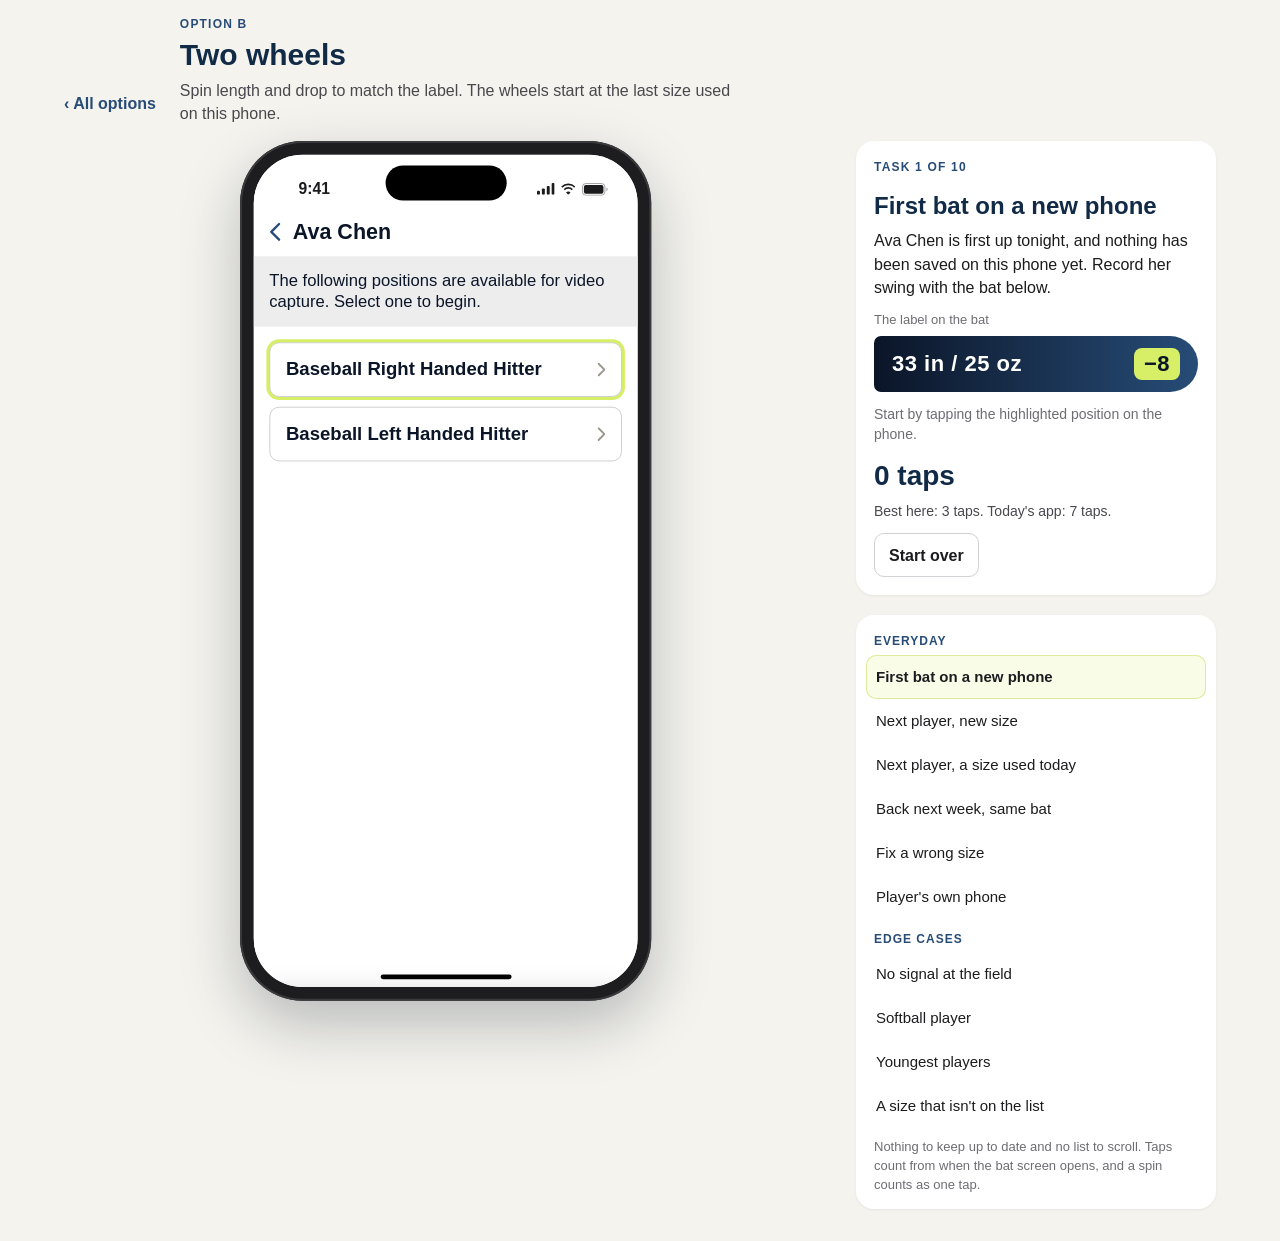
<file: pelotero/proposals-2610/bat-size/b.html>
<!DOCTYPE html>
<html>
<head>
  <meta charset="utf-8">
  <meta name="robots" content="noindex, nofollow">
  <title>Option B: Two wheels</title>
  <style>
    * { margin: 0; padding: 0; box-sizing: border-box; }
    body { background: #1d3b2a; display: flex; align-items: center; justify-content: center; min-height: 100vh; font-family: -apple-system, BlinkMacSystemFont, sans-serif; }
    #__bundler_loading { position: fixed; bottom: 20px; right: 20px; font: 13px/1.4 -apple-system, BlinkMacSystemFont, sans-serif; color: #666; background: #fff; padding: 8px 14px; border-radius: 8px; box-shadow: 0 1px 4px rgba(0,0,0,0.12); z-index: 10000; }
    #__bundler_thumbnail { position: fixed; inset: 0; width: 100%; height: 100%; display: flex; align-items: center; justify-content: center; background: #1d3b2a; z-index: 9999; }
    #__bundler_thumbnail svg { width: 100%; height: 100%; object-fit: contain; }
    #__bundler_placeholder { color: #999; font-size: 14px; }
  </style>
  <noscript>
    <style>#__bundler_loading { display: none; }</style>
    <div style="position:fixed;bottom:12px;left:12px;font:13px/1.4 -apple-system,BlinkMacSystemFont,sans-serif;color:#999;background:rgba(255,255,255,0.9);padding:6px 12px;border-radius:6px;box-shadow:0 1px 4px rgba(0,0,0,0.08);z-index:10000;">
      This page requires JavaScript to display.
    </div>
  </noscript>
</head>
<body>
  <div id="__bundler_thumbnail"><svg viewBox="0 0 120 120" xmlns="http://www.w3.org/2000/svg"><rect x="40" y="18" width="40" height="84" rx="8" fill="none" stroke="#fff" stroke-width="5"></rect><text x="60" y="70" font-family="sans-serif" font-size="26" font-weight="700" fill="#fff" text-anchor="middle">B</text></svg></div>
  <div id="__bundler_loading">Unpacking...</div>

  <script>
    
document.addEventListener('DOMContentLoaded', async function() {
  const loading = document.getElementById('__bundler_loading');
  function setStatus(msg) { if (loading) loading.textContent = msg; }

  const FONT_MIME = /^(font[/]|application[/](x-)?font-|application[/]vnd\.ms-fontobject)/i;
  const MIME_TOKEN = /^[\w.+-]+[/][\w.+-]+$/;
  function toBase64(bytes) {
    let bin = '';
    for (let i = 0; i < bytes.length; i += 0x8000) {
      bin += String.fromCharCode.apply(null, bytes.subarray(i, i + 0x8000));
    }
    return btoa(bin);
  }

  // Error sink persists across replaceWith since it's on window, not the DOM.
  window.addEventListener('error', function(e) {
    // Failed resource loads (CSP-blocked links, scripts, images) fire plain
    // events at the element — warn only; real JS errors carry message/error.
    if (!e.message && !e.error && e.target && e.target !== window) {
      console.warn('[bundle] resource failed to load:',
        e.target.tagName, String(e.target.src || e.target.href || ''));
      return;
    }
    var p = document.body || document.documentElement;
    var d = document.getElementById('__bundler_err') || p.appendChild(document.createElement('div'));
    d.id = '__bundler_err';
    d.style.cssText = 'position:fixed;bottom:12px;left:12px;right:12px;font:12px/1.4 ui-monospace,monospace;background:#2a1215;color:#ff8a80;padding:10px 14px;border-radius:8px;border:1px solid #5c2b2e;z-index:99999;white-space:pre-wrap;max-height:40vh;overflow:auto';
    d.textContent = (d.textContent ? d.textContent + String.fromCharCode(10) : '') +
      '[bundle] ' + (e.message || e.type) +
      (e.filename ? ' (' + e.filename.slice(0, 60) + ':' + e.lineno + ')' : '');
  }, true);

  try {
    const manifestEl = document.querySelector('script[type="__bundler/manifest"]');
    const templateEl = document.querySelector('script[type="__bundler/template"]');
    if (!manifestEl || !templateEl) {
      setStatus('Error: missing bundle data');
      console.error('[bundler] Missing script tags — manifestEl:', !!manifestEl, 'templateEl:', !!templateEl);
      return;
    }

    const manifest = JSON.parse(manifestEl.textContent);
    let template = JSON.parse(templateEl.textContent);

    // Nested page bundles (iframe targets). Each ships ONCE, in the ROOT
    // document's manifest; frame srcs carry an about:blank#<uuid> marker
    // instead of a substitutable uuid. Every document mints the blobs for
    // its OWN frames — from local text at the root, or text obtained from
    // its DIRECT parent over the relay protocol below — so each frame
    // navigation stays same-origin with its initiator and a deduped page
    // loads at any depth on any host, including a file:// download's
    // opaque origins (where a blob minted by one document cannot be
    // navigated to by another).
    const pageOrderEl = document.querySelector('script[type="__bundler/page_order"]');
    const pageOrder = pageOrderEl ? JSON.parse(pageOrderEl.textContent) : [];
    const pageSet = new Set(pageOrder);
    const pageTexts = {};

    // ── Nested-page text protocol (parent-chain relay) ──
    // Page bundles ship once, in the ROOT document's manifest. Every
    // document mints the blobs for its OWN frames, obtaining page text
    // through a strict parent-chain relay: a document only ever SENDS to
    // its direct parent (which, for every document the publisher's own
    // runtime minted, is another publisher document) and only ACCEPTS
    // text from that direct parent; requests from below are honored only
    // for the document's own child frames, and the ROOT never sends
    // upward at all. That last rule is load-bearing: the artifact host's
    // frame-ancestors allows claude.ai (and friends) to frame an
    // artifact, so window.top can be a FOREIGN document — a top-addressed
    // protocol would hand page uuids to that ancestor and accept forged
    // "page text" from it, minting attacker HTML as an artifact-origin
    // blob document. The chain never touches the ancestor: requests stop
    // at the root, replies are origin-addressed per hop (never '*' when
    // an origin exists), and both directions are origin-gated (on https
    // a foreign sender's origin can never equal this document's; in
    // opaque contexts — file:// — everything serializes as 'null', where
    // an embedded EXTERNAL frame still fails the gate by carrying its
    // own real origin, and a sandboxed child of such a frame is excluded
    // by the own-child-frames check plus uuid unguessability). Shape is
    // deny-by-default: one request form, one reply form, no error
    // replies.
    // window.origin is the SERIALIZED SECURITY origin ('null' in opaque
    // contexts such as a sandboxed preview iframe) — location.origin is
    // computed from the URL and stays 'https://…' even when the document
    // is sandboxed, which would misgate every opaque chain.
    const OWN_TARGET = /^https?:[/][/]/.test(window.origin || '')
      ? window.origin
      : '*';
    function trustedOrigin(e) {
      if (e.origin === window.origin) return true; // https chains; opaque==opaque
      // file:// trees: Chrome serializes the file document's origin as
      // 'file://' while the blob: documents it mints serialize as 'null',
      // so the two legitimate shapes can never string-match — accept the
      // pair in both directions. https origins never serialize as either,
      // and sender identity (own child frame / direct parent) is checked
      // separately.
      return (
        (e.origin === 'null' &&
          (window.origin === 'file://' ||
            window.location.protocol === 'file:')) ||
        (/^file:/.test(e.origin) && window.origin === 'null')
      );
    }
    // Non-empty only in the root document (nested bundles ship an empty
    // island), so it doubles as the root marker: the root answers from
    // local text and treats a miss as authoritative — never relaying to
    // its (possibly foreign) parent.
    const isPageRoot = pageOrder.length > 0;
    const blobUrls = {};
    const resourceBlobs = {};
    const UUID_SHAPE = /^[0-9a-f]{8}-[0-9a-f]{4}-[0-9a-f]{4}-[0-9a-f]{4}-[0-9a-f]{12}$/;
    const pendingFrames = {}; // uuid -> [{el, frag}] awaiting text for own frames
    const pendingRelays = {}; // uuid -> [childWindow] awaiting text to pass down
    function mountPage(el, frag, text) {
      const pageBlob = new Blob([text], { type: 'text/html' });
      const u = URL.createObjectURL(pageBlob);
      resourceBlobs[u] = pageBlob;
      el.src = u + frag;
    }
    function deliverPage(uuid, text) {
      const frames = pendingFrames[uuid];
      delete pendingFrames[uuid];
      if (frames) for (const f of frames) mountPage(f.el, f.frag, text);
      const relays = pendingRelays[uuid];
      delete pendingRelays[uuid];
      if (relays) {
        for (const cw of relays) {
          try { cw.postMessage({ __bundler_page: uuid, __bundler_text: text }, OWN_TARGET); } catch (err) { /* gone */ }
        }
      }
    }
    function ownFrameWindows() {
      const out = [];
      for (const f of Array.from(document.querySelectorAll('iframe'))) {
        try { if (f.contentWindow) out.push(f.contentWindow); } catch (err) { /* detached */ }
      }
      return out;
    }
    window.addEventListener('message', function (e) {
      const d = e.data;
      if (!d || typeof d !== 'object' || !e.source) return;
      // Origin gate first; the structural checks below (own-child-frames
      // for requests, direct-parent + solicited-uuid for replies, the
      // root's never-relay rule) are what hold in fully opaque chains
      // where origin strings can't discriminate — a sandboxed root's
      // FOREIGN wrapper still fails all three even though both serialize
      // as real-vs-'null' rather than matching.
      if (!trustedOrigin(e)) return;
      if (typeof d.__bundler_need === 'string' && UUID_SHAPE.test(d.__bundler_need)) {
        // Requests are honored only for this document's own child frames.
        if (ownFrameWindows().indexOf(e.source) < 0) return;
        const uuid = d.__bundler_need;
        const text = pageTexts[uuid];
        if (typeof text === 'string') {
          try { e.source.postMessage({ __bundler_page: uuid, __bundler_text: text }, OWN_TARGET); } catch (err) { /* gone */ }
          return;
        }
        if (isPageRoot || window.parent === window) return; // authoritative miss
        const waiting = pendingRelays[uuid];
        if (waiting) {
          if (waiting.indexOf(e.source) < 0) waiting.push(e.source);
          return;
        }
        // Never-answered uuids would otherwise accumulate forever under a
        // request spray; past the cap (far above any real page count) new
        // relays are dropped rather than remembered.
        if (Object.keys(pendingRelays).length >= 128) return;
        pendingRelays[uuid] = [e.source];
        window.parent.postMessage({ __bundler_need: uuid }, OWN_TARGET);
      } else if (
        typeof d.__bundler_page === 'string' &&
        UUID_SHAPE.test(d.__bundler_page) &&
        typeof d.__bundler_text === 'string'
      ) {
        // The shape test is load-bearing beyond tidiness: the solicited
        // check below uses the in operator, which matches prototype keys
        // ('__proto__', 'constructor') — an unshaped key would reach
        // deliverPage and throw, painting the error banner.
        // Text is accepted only from the direct parent — the document
        // that minted this one.
        if (e.source !== window.parent || window.parent === window) return;
        if (!(d.__bundler_page in pendingFrames) && !(d.__bundler_page in pendingRelays)) return;
        deliverPage(d.__bundler_page, d.__bundler_text);
      }
    });

    const uuids = Object.keys(manifest);
    setStatus('Unpacking ' + uuids.length + ' assets...');

    await Promise.all(uuids.map(async (uuid) => {
      const entry = manifest[uuid];
      try {
        const binaryStr = atob(entry.data);
        const bytes = new Uint8Array(binaryStr.length);
        for (let i = 0; i < binaryStr.length; i++) bytes[i] = binaryStr.charCodeAt(i);

        let finalBytes = bytes;
        if (entry.compressed) {
          if (typeof DecompressionStream !== 'undefined') {
            const ds = new DecompressionStream('gzip');
            const writer = ds.writable.getWriter();
            const reader = ds.readable.getReader();
            writer.write(bytes);
            writer.close();
            const chunks = [];
            let totalLen = 0;
            while (true) {
              const { done, value } = await reader.read();
              if (done) break;
              chunks.push(value);
              totalLen += value.length;
            }
            finalBytes = new Uint8Array(totalLen);
            let offset = 0;
            for (const chunk of chunks) { finalBytes.set(chunk, offset); offset += chunk.length; }
          } else {
            console.warn('DecompressionStream not available, asset ' + uuid + ' may not render');
          }
        }

        if (pageSet.has(uuid)) {
          pageTexts[uuid] = new TextDecoder().decode(finalBytes);
          return;
        }
        if (FONT_MIME.test(entry.mime) && MIME_TOKEN.test(entry.mime)) {
          // Strict artifact hosts allow font-src data: but not blob:.
          blobUrls[uuid] = 'data:' + entry.mime + ';base64,' +
            (entry.compressed ? toBase64(finalBytes) : entry.data);
        } else {
          const blob = new Blob([finalBytes], { type: entry.mime });
          blobUrls[uuid] = URL.createObjectURL(blob);
          resourceBlobs[blobUrls[uuid]] = blob;
        }
      } catch (err) {
        console.error('Failed to decode asset ' + uuid + ':', err);
        const blob = new Blob([], { type: entry.mime });
        blobUrls[uuid] = URL.createObjectURL(blob);
        resourceBlobs[blobUrls[uuid]] = blob;
      }
    }));

    const extResEl = document.querySelector('script[type="__bundler/ext_resources"]');
    const extResources = extResEl ? JSON.parse(extResEl.textContent) : [];
    const resourceMap = {};
    for (const entry of extResources) {
      if (blobUrls[entry.uuid]) resourceMap[entry.id] = blobUrls[entry.uuid];
    }

    // Artifact-host CSP (connect-src 'self') refuses fetch() of blob: URLs —
    // consumers read these Blobs directly. Survives the swap like the error sink.
    window.__resourceBlobs = resourceBlobs;

    setStatus('Rendering...');
    // Page uuids have no blob here — they ride inside about:blank#<uuid>
    // frame markers the pass below resolves after the swap.
    for (const uuid of uuids) {
      if (pageSet.has(uuid)) continue;
      template = template.split(uuid).join(blobUrls[uuid]);
    }

    // Strip integrity + crossorigin — blob URLs from a file:// document inherit
    // a null origin, so crossorigin forces a CORS fetch that SRI then rejects.
    // The manifest bytes are ours; SRI protects against CDN compromise, not this.
    template = template.replace(/\s+integrity="[^"]*"/gi, '').replace(/\s+crossorigin="[^"]*"/gi, '');

    const resourceScript = '<script>window.__resources = ' +
      JSON.stringify(resourceMap).replace(/<\//g, '<\\/') +
      ';</' + 'script>';
    // Inject after <head> so the DOCTYPE stays first; prepending the script
    // would push the parser into quirks mode. DOMParser always emits a <head>
    // (synthesizing one if the source HTML omitted it) but may carry
    // attributes through, so match the full opening tag. slice() rather than
    // replace() keeps us clear of $-pattern substitution in resourceScript.
    const headOpen = template.match(/<head[^>]*>/i);
    if (headOpen) {
      const i = headOpen.index + headOpen[0].length;
      template = template.slice(0, i) + resourceScript + template.slice(i);
    }

    // Parse the template and swap the root element. Scripts inserted via
    // DOMParser/replaceWith are inert per spec — re-create each with
    // createElement so they execute, awaiting onload for src scripts to
    // preserve ordering (React before ReactDOM before Babel before text/babel).
    const doc = new DOMParser().parseFromString(template, 'text/html');
    document.documentElement.replaceWith(doc.documentElement);

    // Resolve page-frame markers: mint this document's own blob for each
    // framed page — from local text when this is the root, otherwise by
    // asking the direct parent over the relay protocol above. An
    // unanswered request leaves the frame on about:blank, the same
    // degraded state as a refused embed.
    {
      const MARKER = /^about:blank#([0-9a-f]{8}-[0-9a-f]{4}-[0-9a-f]{4}-[0-9a-f]{4}-[0-9a-f]{12})(#.*)?$/;
      const needed = [];
      for (const el of Array.from(document.querySelectorAll('iframe'))) {
        const m = MARKER.exec(el.getAttribute('src') || '');
        if (!m) continue;
        const text = pageTexts[m[1]];
        if (typeof text === 'string') {
          mountPage(el, m[2] || '', text);
        } else if (window.parent !== window && !isPageRoot) {
          const had = pendingFrames[m[1]];
          (pendingFrames[m[1]] = had || []).push({ el: el, frag: m[2] || '' });
          if (!had) needed.push(m[1]);
        }
      }
      for (const uuid of needed) {
        window.parent.postMessage({ __bundler_need: uuid }, OWN_TARGET);
      }
    }

    const dead = Array.from(document.scripts);
    for (const old of dead) {
      const s = document.createElement('script');
      for (const a of old.attributes) s.setAttribute(a.name, a.value);
      s.textContent = old.textContent;
      // text/babel scripts with a src: read and inline. transformScriptTags
      // does XHR against the src, but blob:null/ from a file:// origin is
      // silently dropped. Inlining makes it a plain inline babel script,
      // which transformScriptTags handles unconditionally.
      if ((s.type === 'text/babel' || s.type === 'text/jsx') && s.src) {
        const pre = resourceBlobs[s.src.split('#')[0]];
        s.textContent = pre ? await pre.text() : await (await fetch(s.src)).text();
        s.removeAttribute('src');
      }
      const p = s.src ? new Promise(function(r) { s.onload = s.onerror = r; }) : null;
      old.replaceWith(s);
      if (p) await p;
    }
    // Babel standalone auto-transforms type=text/babel on DOMContentLoaded,
    // which fired before we swapped the document. Trigger manually if present.
    if (window.Babel && typeof window.Babel.transformScriptTags === 'function') {
      window.Babel.transformScriptTags();
    }
  } catch (err) {
    setStatus('Error unpacking: ' + err.message);
    console.error('Bundle unpack error:', err);
  }
});

  </script>

  <script type="__bundler/manifest">
{"8ae98724-98e2-4126-b574-70d6dbab3d93":{"mime":"application/javascript","compressed":true,"data":"H4sIAAAAAAAAE41UTW/bMAy951e8XSq7cF1suzkIBqwdtkO3BuuGHooeFJuujSmSIdFxuiz/fZCUxkmBFj1JIinyPX6dn+K649ZofC7Ag8HQECkHbiTDsbQMyeCGoKRjuPYvoXdUwWhw0zp0jdGU4/R8ktS9LoOrJMVmAojeERzbtmQxnQAraTHHDEOrKzPkc2vYZGgwwzxvppMJsPewNL3mpOR19BT/Lkz1iBlKXuf+Ot0rArSoiHC84Lej6s6LXGcs34/WtTVLzOKnf/8wjwaXVMtehZhRkI4/yt5ihg0U6QduiuAhj48MlTXdTuSv2I7/Bmk1ZmgSUbUrkQaKByTLRuoHqpInjggMHCkqOSl7u0OA4CdnWvOF0UzacxXiSRkChRxa0hXZW2m1/53hORWgrZEMafQnu450ddG0qkqGncV2MmJXmEHTgHl+61si2UDJBakC4iowFxlWUvXkCszzqy8/vv76dpOhNnYp2YvqJV+R3hkVPof7lBl9EagXYy6SVYpNQMyyS9LpgT1mWE3HZE2xxfagOEP1ItBLa7ojmJc/r+fPQXqjI5RVELwVY6j5ywh9ox6lukmEx7RBqaRzBURDqiMrMvgCFxA3XavBBkvJZbObvAWpOHCEheRcYJu+4t8322GEONIC2wx3g8pJZRiqnNT9a06OQZYyLIk9yjA8nyBu/IZwb1oRAsWhvURplkujg/2rjHy37nQH8zFO42FnxWEcqyjXVODduyQgOzkJCHO5pnRfoLFq+wiyZrLfwwY6WmkYVO4edekrPFT7a/QURmeeh5WZxHluqwJiIbJIixwX2KBurb98zCA0rflM0yAKfHh6+sQdvgeiPyKY1+06yCU3ipgKvM9g6lq1moLemZoXUqnweDS9fqB9IMNnqnUcXH/ENiIKO7aIhyeQTifb1OfhP7JqT8YUBgAA"},"edcaac33-7240-4276-9031-f5b9add6b256":{"mime":"application/javascript","compressed":true,"data":"H4sIAAAAAAAAE8U823LbOJbv+YoT7VST6lCMLr5FbiXlJD2T2c2tYvd2Tbn8AJGQiTEFsAlIspL2+z7vvu7XzZdsnQNeQIqyk+7p2aRskyBwgHPBueGQT7+Hl8wAlybfQpYro8w243oKOmE5j0EnPE0D0OIzh4SnGc81MBmDSThsEs5TyER0w/PwEQD8yKIEVGaEkpCxaw6pYrEGkwgNC5HyAIdJiFiaaviIk4XasNz4X0DEAcy5NgEs1UoauOuH8P3TR/5iJSOC5/fhyyMAb6U5aJOLyHinjx4BrFkO7/76/qdzmIH3j//6b++0aHz74/u/XLzB5svxQQDjwwDGRwGMjwMYnwQwfhbAZBjAZBTAZIw/4WEAkwn+0NXBVQnp9acPHwnOMIDBKIDBOIDBJIDBQQCDwwAGRwEMjgMYnAQweIZ9qCP2HGHX0aQC9enDzzCDg4Py/vzdhw8Xb2AGGyFjtQmXzETJOx4LBt99t9voe36W8wXP9SDn8Sri8WCpkDxTsPd9r2+7cw0vwGMrozyYgqeXSpmkpthfX314jyghSQHmLLqZgveDXl/DRsQmmfVG4x4kXFwnZtYbD3uwFnzzUt3OekMYwmgM2LYQaTrrSSV5D1mibvisF63ynEvzSqUqL1sHBcxxeFA1pULyiGWzXq5WMm40/10JWbWzXLBBIuKYy1nP5Cvee/5DxkwC8az3bjSEMYxhNExP4KT39PkPT/X6+rkXEFJRwtctpE5qnEYHLZxOAJu+GaV/KkLLEYzgCI4GR3C0g06qVvGHxaLNpyMHp6MWTuMDGP+/I/XuGEYnyWjIDuAAhvQ/fDY4Dp+dHcFR0XAcjuEkHMEhHJYtMDr5jDSowExgko5OYLTDaC2uJUvbdHF5PW7L7wlgm6VLkxJdmOQ8MrAl8SmgT2rgBz3Ib2e9Ea6KOt7Oeoc97H4YHnYNOMLmnSGjIY2ZdI141tW/EzZiVXV1abQRC3Gf5OxQ6OibKFQx6QTG4UE0DicwhIPwIHwGR9iSjsLxYBROzkbDcAL0y7L5BMIjaDeGJzAJD9+O4SA8YSfhEeAPrQqOBuPw4PNyCJPwKBrRiHF4GB7iABg5Ex2FJ4A/5TQH4Zg12gYH4TGMwmc4Akbh5BVCOaKfYziCEzjCaXD1E5zzbBKOAX9KgCfhUTQIn8FwMAqPqc8ERp/[base64]/Sj0/zP/OIxPe8K32CRBO9eWuHy5Ujs6Q477clNAt/DXM7NSXN1enRbtYgL+G2WwGcpWmCMrerWTMF0LyuG5asFTzfoGrO/6GHntRyrT2+sDTkC7fsyWHGazLrjzV3O1v+K2x3fHqlZKGS3PfgMQsUztASMnzNxfv3nZ3D4WM+e2Hhe8p6fVp8JDGsTj+cc2leSu04ZLn/k2oUxFxf9wPYN1vQOJpqLk5MyYX85Xh/k1Q0AE3Azo66OScm1zIa3/dL8beFX8vr8JIyYgZH5mMNLy86uSQiGse0dpF3OBGed/gR9nYyRFEM8u4jF8lIo19dK3VohriaVqxBy/aknbBb817FXO7pimOaCFVSDlP8ZYE++n3cC4+o+v+BVIur00SQJyrLAB2y+EuhNe5ykBo0EahZ880MJD8mhmx5iBXyznPyed29shiad5y6adcOjsr5RKegAdC0p5qdsdJfJzWGYC3lvHIqiHyynrsT+AdM0nI5toO2QWHGPnagVWsSIcWxT6uJAAPnlST69BO/wR8HSLqL7DH2S3HQIecYa89kWZLTjOxAObOZI8fkxv++PEc/7BiTkJlXt7QgwrDub2kQYxmx9bHj+d43Z41U7l5zRdslRqfbpypSx5OKThBoFM7oJActTBzlqYoO4PREKYUkLBbPrWCCHddk6EW2JlpD1TvvLqZgveSaU43LbArudIrlvo6gBLuo3L7PNb9imu4pobg+p3TfvcdWPbBcxgc93F/VayGH2YwPml2OWx1eT6DycTp8gNGYH27RZxV51zGPP+Z5XJn4cXydvF6AYnvZV4AX4A06hS8DculF0CuUo4hlmFmpb0AUINOoXeRMONhsFwCs0H0QuXA0C8I4VXCoxuKpFM25ynM+ULlHLZqBZGSRsgVD3twhwoAVdAOGmqxQE/8vTKoNnHaFhaJ78Vi3VizpM47q4a7AC4T39MZkx39B2hhvQBQ60+taQ3LgATu+gG4Qy3++Bvu+ld9V0GdwUKs+SBXmyJtYHMIIXxSGw0s53BwkN2eAnYQqKsiTEzwGLtJ0FGu0vTCarGDA/geRGgV7RkYloGSwHBogERnOQK54VsggtuxkHPkpgYlOUQJk9cclIy4k87Q3JiU6wKw5uY/[base64]/MCZHkqMOXRyC4R6UNksy/QQtCeoDUuVL5kxl8X0lxbYULHihZhWS+xWHpzobZnvdRUaDNXt6gz2JwoOkX7WC6dtII3tXSim6AAq6QF1YmBkuf00Eck6hE3fBurjXSH8JrGVmVzdGXhMSrlM9w/r9VGklZuP/gp89q+DgAPs5yjS1catX79rKYtXVlpfFLOOGvN+AJGaNJG/QrCnaW71VLdYpCx2EONU3p7tax9zaiGtJP3v3dIpFKrMIu17RoG6mbZVzLThm8oheizVmai5i3q0Rpg58ze/QSYM0m4BE25vOoT2CsXwSXLb/zKMJImCqvsLz3FvdzKvVoFxcw+HUC07nCsedrYzmVMgo5/aNT1dcopOAhAkCAw4zj/Tb+/taXrEeiwEF2h2uaNrUrxYhtNvZVRG80m6cLa5Lg4w/[base64]/sNuUPm17SptkRNqQaVCsX89XjWnfZiuuMCRSln+YVYcrUq1Dq5FS6NSz9Dc1N27DCNdnJrGGF8OHxomZ1LRDLVQlURqCli93lNpXgWtKvgFSQu6V8O7hDnh7yx0v9z5eSy7nlV4m298ouEg+ESDNM3OoSPKdvSMV/OYSEIeZaG0MsSSkYKDZuEGXuqR23A0pyzeAuJSmPddnPPfTcb0Rniuh2mddJiXyy70jz2MZhyEwN033IjdWM27DGFMqKbgjcvg1qaoZBlFMCLs/P/oAM/oigeTqJVEbk2XgDXuVplU/B+XPN8G7MtmnJhyJ/7M3ZB79+GIpJvLIE8TDMmKTfY6WzNMPJDe7ezEDz9jLFTpFiUeIENDKdw7uPB5OAETbuKGeaTjzHk0V7pMlhvogIOdOKKq1llYJTEvG1AB7dSmUTIa0iYhjnHqIqteYwLdhi65SaETzxSeQwJz0FvcAhGNBTqIIZznqpNWM1P4yj1xLT5SfN4Cl/uAmLVhV3x5VUAS75UmA3/ckfutUteyW/NQPLN/RR+j1FlRgIaEH2RqQ3yvuQSPtywhcp/A4GPv4rAQkOsJA+hngvbEANLYyQk0khgii0WiwXHlDat9X6KQblQh+XQJCMJ/2X19KrvUNURrmkl8I7sYBSNDihC8uAO9nABp/gGNjCb2MBRlngNfrxieao0vBbs8++U+DExJEB9aVAB0awbpgsJttmTFr96zvTIjlUGbGF4jqwL4U3NJxRrTANaqEzD2Zp5Oux9G7eO7+UWStc/hXFBQ8x3Rhx/Pas3nN/[base64]/CUmgEGMLHlQEhbVYPLadVCkV6NilUvTWK36rPJ/dqiMk9GuI+SZh06ojfawwKjt4rCT3rLXoa1EZaGvS+WTPUE+3XDSNK8frHxBXr2qDP399joHNyXlBe8KiX5/XygqYfo5Ni7yPbSIf8bhP9u/Z8Bx+KPL/Lh/iaQ8Q0165RVkUpDJB3jlTiadzYmbVq+JqNWcw7pZjf5U2lSu71lXoXCc+5p0F2LiyEajXWMhe+E0fXFPd9WyPb/fetJvl+7uwSuzqMeoDa5fFYYUUaZH4nGHxSWguHzA7cvfrPlg0+6INW4GluDSXoEC5qaqF/r2S6tU4+0RL91JI+oBUsWP6HuqO7xN2qlbzmzTCqi7h/K/qVJrpB3bdcwUXOl/OUFNE3GBis/[base64]/8jgKvTRk2TraZmqXHTaX9qZlJjtzKjLDu55qaobnq5/WuMnYrsdpGRi3LUIjP4k+/Za68foOmkjBc24iW2ocdtqyGq5kHZRs9VvG08U/G2TNVTXZTgmzdKF2DxbpAoTaDx5hOPnCc5j/BBloslywuwxQ22s1v+SW1sM7ulY2d3Kjz6xgzfF0p82TP2oOSOvUGhmcIwoHjfkt0Zj3IyK47mqbWuXMFdSNUWrao0vA11lgrje+D1L4dXZRawGpulq5ylvltxg/U2vqTM4AhPOnBddNJhpbq/[base64]/DmEplwdeoM70JwvjJGNWs/iOp0uE7ypzYke0WBZlFJVR5vlq1TKPppw0lG7Ubac+KO74f4pjpsd5YIXSUlIZHcOSi1/yzGjcK8F7ZobwpdNS1GDFrFOt4//vd/yJIW4o8Q+3DXd6a5cjl7V59LV0dZXUKNmszlHakNW/jkVGSZ0NYYlTBROc6p5EZ7/[base64]/3bxhMuYxvBFIL6+WKVrRw5sSUUFDhltS1FWVkAhnT+7Zbirj8hzNrl8us2vr7W68Cql2qVe5KHzXpl0elvC1u4Oc/bNvz0Sp0tyuryYruQlOwUDOqYrEQ1xqdpYuRldHp5sF1iwpEJLnxOq6W+mEFDB2Ou9ZP5fxOdda4Plno5AYPYU++QshS4U92q4PoqHpSXRBLvRkXULhzFQBcSwBmGarDQln8O/nH96HGcs19+nSFiCLxdY3tk/NpNKFGNYt5Pg5FGZx7HtSDZgUy5p4Lhf3Di2ZE7P8pkn3Tzyq97VbbFAxpXraoGFD4Toqg4zYDRUb7qgh7wKpRVvJ2uqyEsNg+fCIiotBLaiH7WBPKtvg9yk5at/pTKX2u335rXGVlxFZASPTWIFlry5Z2rDm9Qqypj4UWXeX1rQiK16OcN0uqkZy/C6qY6odL7zdqzrt05Yaa6mToobb2Lont5IbnlpuNB/BEygbytJuD9Rnz/W27p+31FMUhQT1MqhgvAnbgVkSIFLLjOW7DPZeYooCk1xT13lAFuGrrNbvwtX2QqAgDsuBs2xKqWcsfYrZFnEJvaYQW1e4KrLJt/AFs85G5Vs8+U9ZxM9xW/vWt/JQef2bRzBt4AYRvgJq6/vwgF+rJQeszRN8o2GequimBAjfPy0cfYC1EnG5VdViobn5Gd/[base64]/a77FVmxfS7x39SKzrpQsLsWierFZq96DkyWtX0/uwmI8P3KuDupAbR3Tr0wOQBvOItdOKoZhdotW8JsVwMDKKzxtm/[base64]/p09hVC0lrsT81eUobUMUqKm5bgNp/oodu1fGw8qvNbVjsSf9LPQE1WxH1UZ82lC6+neJmW0mNOa56IrL25tiblaDO7sukHkEv/LV9b5Fhn8E1ZYxhWtxKvjI5c1zKHaFCF4q+A+JH5rYVvd0fk+0GjBSlPBgt2l6yIwZ8IFpsW82FkEInra2+ay6DRqYAI8Py/j5D2hVb7cZF7aipEVI1A8/[base64]/[base64]/DSrftrjCEf/XLM1mcck/flxe7/FjyvWVcfe/WAyqhAc4t6GSFyzrEohqnEa1U7gxTsBRPGoHHWWzm4coSXTXIkSZUMs5FSp8/c6w27z2ngoXu+15tQ+QNzkr3F+Kvwd433RstPtS1SigEZgg55K+vxFGqeDSpsHgKRyMm2Quvs9GJ3S2z/MZPBsO+024Omh2fUOf0YEBHAz78BROTuocO81PR3nod37MVcZzs/W9wQAPK+u3u/ALdbofGvVncctjf1J984R+F5PtEjfnRbHuQpSO/[base64]/gkswab2T2DLmab2j31h7a6PfPg/Jnvw9bVSAAA="}}
  </script>

  <script type="__bundler/ext_resources">
[]
  </script>

  <script type="__bundler/page_order">
[]
  </script>

  <script type="__bundler/template">
"<!DOCTYPE html>\n<html lang=\"en-CA\"><head>\n<meta name=\"robots\" content=\"noindex, nofollow\">\n<meta charset=\"utf-8\">\n<meta name=\"viewport\" content=\"width=device-width, initial-scale=1\">\n<title>Option B: Two wheels<\u002Ftitle>\n<style>/* Bat entry prototypes: shared styles for index.html and the three option pages.\n   Colours follow the app (Colors.swift). Sheets use the system font; app screens use Avenir Next Condensed. */\n:root {\n  --navy: #112A46;\n  --navy-ui: #0B1528;\n  --blue: #274C77;\n  --yellow: #D6EF67;\n  --yellow-tint: #F9FDE8;\n  --grey-bg: #EDEDED;\n  --green: #017100;\n  --chip-neutral: #E8E6DC;\n  --chip-green: #C0DD97;\n  --chip-green-text: #173404;\n  --muted: #9A988F;\n  --ios-bg: #F2F2F7;\n  --ios-blue: #007AFF;\n  --ios-green: #34C759;\n  --ios-red: #FF3B30;\n  --ink: #1C1C1E;\n  --ink-2: #48484D;\n  --ink-3: #6D6D72;\n  --line: rgba(60, 60, 67, 0.16);\n  --page: #F4F3EE;\n  --card: #FFFFFF;\n  --primary: rgba(17, 42, 70, 0.85);\n  --sys: -apple-system, BlinkMacSystemFont, \"SF Pro Text\", \"Segoe UI\", Roboto, \"Helvetica Neue\", Arial, sans-serif;\n  --cond: \"Avenir Next Condensed\", \"AvenirNextCondensed-DemiBold\", \"Avenir Next\", \"Arial Narrow\", sans-serif;\n  --s: 1;\n}\n\n* { box-sizing: border-box; }\n[hidden] { display: none !important; }\nhtml, body { margin: 0; }\nbody {\n  background: var(--page);\n  color: var(--ink);\n  font-family: var(--sys);\n  font-size: 16px;\n  line-height: 1.45;\n  -webkit-font-smoothing: antialiased;\n}\nbutton { font: inherit; color: inherit; }\na { color: var(--blue); }\nbutton:focus-visible, a:focus-visible, [tabindex]:focus-visible { outline: 3px solid var(--ios-blue); outline-offset: 2px; }\n.kicker { margin: 0; font-size: 12px; font-weight: 700; letter-spacing: 1.2px; text-transform: uppercase; color: var(--blue); }\n\n/* Buttons */\n.btn { display: inline-flex; align-items: center; justify-content: center; min-height: 48px; padding: 0 18px; border: 0; border-radius: 10px; font-size: 16px; font-weight: 600; text-decoration: none; cursor: pointer; }\n.btn-primary { background: var(--primary); color: #FFFFFF; }\n.btn-secondary { background: #E9E9EE; color: var(--ink); }\n.ghost { min-height: 44px; padding: 0 14px; border: 1px solid #D1D1D6; border-radius: 10px; background: #FFFFFF; font-weight: 600; cursor: pointer; }\n.link-button { min-height: 44px; padding: 0 6px; border: 0; background: none; color: var(--ios-blue); font-size: 16px; font-weight: 600; cursor: pointer; }\n.link-button.danger { display: block; margin: 16px auto 0; color: var(--ios-red); }\n\n/* ---------- Option pages ---------- */\n.proto-top { display: flex; flex-wrap: wrap; align-items: flex-end; gap: 4px 24px; max-width: 1200px; margin: 0 auto; padding: 16px 24px; }\n.back-link { display: inline-flex; align-items: center; gap: 8px; min-height: 44px; font-weight: 600; text-decoration: none; }\n.proto-heading h1 { margin: 0; font-family: var(--cond); font-size: 30px; font-weight: 700; color: var(--navy); }\n.proto-sub { margin: 2px 0 0; max-width: 62ch; color: var(--ink-2); }\n.proto-main { display: grid; grid-template-columns: minmax(0, 1fr) 360px; grid-template-areas: \"stage task\" \"stage list\"; grid-template-rows: auto 1fr; gap: 20px 28px; align-items: start; max-width: 1200px; margin: 0 auto; padding: 0 24px 32px; }\n.stage { grid-area: stage; display: flex; justify-content: center; min-width: 0; }\n.task-card { grid-area: task; }\n.task-nav { grid-area: list; }\n@media (max-width: 899px) {\n  .proto-top { padding: 12px 16px; }\n  .proto-main { grid-template-columns: minmax(0, 1fr); grid-template-areas: \"task\" \"stage\" \"list\"; grid-template-rows: auto; gap: 16px; padding: 0 16px 24px; }\n}\n\n/* Phone */\n.phone-wrap { flex: none; width: calc(421px * var(--s)); height: calc(880px * var(--s)); }\n.phone { width: 421px; height: 880px; padding: 14px; border-radius: 64px; background: #1D1D1F; box-shadow: inset 0 0 0 2px #3A3A3C, 0 24px 60px rgba(11, 21, 40, 0.25); transform: scale(var(--s)); transform-origin: top left; }\n.screen { position: relative; width: 393px; height: 852px; overflow: hidden; border-radius: 50px; background: #FFFFFF; isolation: isolate; }\n.screen::before { content: \"\"; position: absolute; z-index: 30; top: 11px; left: 50%; width: 124px; height: 36px; margin-left: -62px; border-radius: 20px; background: #000000; }\n.statusbar { position: absolute; z-index: 25; top: 0; left: 0; right: 0; height: 54px; display: flex; align-items: center; justify-content: space-between; padding: 16px 30px 0 46px; font-size: 16px; font-weight: 600; color: var(--ink); pointer-events: none; }\n.sb-icons { display: inline-flex; align-items: center; gap: 6px; }\n.sb-icons svg { display: block; }\n.screen.dark .statusbar { color: #FFFFFF; }\n.home-ind { position: absolute; z-index: 25; bottom: 8px; left: 50%; width: 134px; height: 5px; margin-left: -67px; border-radius: 3px; background: #000000; pointer-events: none; }\n.screen.dark .home-ind { background: #FFFFFF; }\n.view { position: absolute; inset: 0; display: flex; flex-direction: column; padding-top: 54px; }\n\n/* App screen behind the sheet: the swing positions list */\n.host { background: #FFFFFF; }\n.host-nav { display: flex; align-items: center; gap: 12px; height: 50px; padding: 0 16px; color: var(--navy-ui); }\n.host-back { display: inline-flex; color: var(--blue); }\n.host-title { font-family: var(--cond); font-size: 22px; font-weight: 700; }\n.host-offline { align-self: flex-start; display: inline-flex; align-items: center; gap: 6px; margin: 0 16px 8px; padding: 4px 10px; border-radius: 999px; background: var(--grey-bg); color: var(--ink-2); font-size: 13px; font-weight: 600; }\n.host-band { margin: 0; padding: 14px 16px; background: var(--grey-bg); font-family: var(--cond); font-size: 17px; line-height: 1.3; color: var(--navy-ui); }\n.pos-list { display: flex; flex-direction: column; gap: 10px; padding: 16px; }\n.pos-row { display: flex; align-items: center; justify-content: space-between; min-height: 56px; padding: 0 16px; border: 1px solid #CFCFCF; border-radius: 10px; background: #FFFFFF; font-family: var(--cond); font-size: 19px; font-weight: 600; color: var(--navy-ui); text-align: left; cursor: pointer; }\n.pos-row .chev { display: inline-flex; color: var(--muted); }\n.pos-row.hint { box-shadow: 0 0 0 3px var(--yellow); animation: hint 1.6s ease-in-out infinite; }\n@keyframes hint { 50% { box-shadow: 0 0 0 7px rgba(214, 239, 103, 0.5); } }\n\n/* After confirming: ready to record */\n.rec { align-items: center; background: radial-gradient(120% 80% at 50% 30%, #2A3D52 0%, var(--navy-ui) 70%); color: #FFFFFF; }\n.rec-chips { display: flex; flex-wrap: wrap; justify-content: center; gap: 6px; padding: 14px 16px 0; }\n.rec-chip { padding: 6px 12px; border-radius: 999px; background: rgba(255, 255, 255, 0.16); font-size: 14px; font-weight: 600; }\n.rec-chip.bat { background: var(--yellow); color: var(--navy-ui); }\n.rec-ready { margin: 150px 0 0; font-family: var(--cond); font-size: 22px; opacity: 0.8; }\n.rec-button { width: 74px; height: 74px; margin-top: 16px; border: 5px solid #FFFFFF; border-radius: 50%; background: radial-gradient(circle, var(--ios-red) 60%, transparent 62%); }\n.rec-result { position: absolute; left: 12px; right: 12px; bottom: 30px; padding: 18px; border-radius: 22px; background: #FFFFFF; color: var(--ink); box-shadow: 0 12px 30px rgba(0, 0, 0, 0.35); }\n.rec-result h3 { margin: 0 0 4px; font-size: 22px; }\n.rec-result p { margin: 0 0 14px; font-size: 15px; color: var(--ink-2); }\n.rec-result.miss h3 { color: #B3261E; }\n.result-actions { display: flex; gap: 10px; }\n.result-actions > * { flex: 1; }\n\n/* The bat sheet */\n.sheet-backdrop { position: absolute; z-index: 10; inset: 0; background: rgba(0, 0, 0, 0.32); opacity: 0; pointer-events: none; transition: opacity 0.3s; }\n.sheet-backdrop.on { opacity: 1; pointer-events: auto; }\n.sheet { position: absolute; z-index: 11; left: 0; right: 0; bottom: 0; top: 96px; display: flex; flex-direction: column; background: var(--ios-bg); border-radius: 24px 24px 0 0; box-shadow: 0 -8px 30px rgba(0, 0, 0, 0.18); transform: translateY(102%); transition: transform 0.34s cubic-bezier(0.2, 0.8, 0.2, 1); }\n.sheet.open { transform: none; }\n.screen.no-anim .sheet, .screen.no-anim .sheet-backdrop { transition: none; }\n.grabber { flex: none; width: 36px; height: 5px; margin: 6px auto 0; border-radius: 3px; background: rgba(60, 60, 67, 0.3); }\n.sheet-head { flex: none; display: grid; grid-template-columns: 84px 1fr 84px; align-items: center; padding: 4px 8px 6px; }\n.sheet-left { justify-self: start; min-height: 44px; padding: 0 8px; border: 0; background: none; color: var(--ios-blue); font-size: 17px; cursor: pointer; }\n.sheet-heading { display: flex; flex-direction: column; align-items: center; gap: 3px; }\n.sheet-heading h2 { margin: 0; font-size: 17px; font-weight: 600; }\n.chip { display: inline-block; padding: 2px 10px; border-radius: 999px; font-size: 12px; font-weight: 600; }\n.chip-neutral { background: var(--chip-neutral); color: var(--ink-2); }\n.chip-green { background: var(--chip-green); color: var(--chip-green-text); }\n.sheet-body { position: relative; flex: 1; min-height: 0; overflow-y: auto; overscroll-behavior: contain; padding: 4px 16px 16px; }\n.sheet-foot { flex: none; display: flex; flex-direction: column; gap: 10px; padding: 10px 16px 34px; border-top: 1px solid var(--line); background: var(--ios-bg); }\n.axe-row { display: flex; align-items: center; justify-content: space-between; width: 100%; min-height: 48px; padding: 0 12px; border: 0; border-radius: 10px; background: #FFFFFF; font-size: 16px; text-align: left; cursor: pointer; }\n.switch { position: relative; flex: none; width: 51px; height: 31px; border-radius: 16px; background: #E9E9EA; transition: background 0.2s; }\n.switch::after { content: \"\"; position: absolute; top: 2px; left: 2px; width: 27px; height: 27px; border-radius: 50%; background: #FFFFFF; box-shadow: 0 2px 4px rgba(0, 0, 0, 0.2); transition: transform 0.2s; }\n.axe-row[aria-checked=\"true\"] .switch { background: var(--ios-green); }\n.axe-row[aria-checked=\"true\"] .switch::after { transform: translateX(20px); }\n.primary { min-height: 50px; border: 0; border-radius: 10px; background: var(--primary); color: #FFFFFF; font-size: 17px; font-weight: 600; cursor: pointer; }\n.primary:disabled { background: rgba(17, 42, 70, 0.25); cursor: default; }\n\n/* Sheet content */\n.helper { margin: 6px 2px 12px; font-size: 15px; color: var(--ink-2); }\n.notice { display: flex; align-items: center; gap: 8px; margin: 4px 0 10px; padding: 10px 12px; border-radius: 10px; background: var(--grey-bg); font-size: 14px; color: var(--ink-2); }\n.notice-icon { display: inline-flex; }\n.section-label { margin: 16px 2px 8px; font-size: 13px; font-weight: 600; letter-spacing: 0.6px; text-transform: uppercase; color: var(--ink-3); }\n.caption { margin: 10px 2px 0; text-align: center; font-size: 14px; color: var(--ink-3); }\n.warn { margin: 12px 0 0; padding: 10px 12px; border-radius: 10px; background: #FFF4D6; color: #6B4E00; font-size: 14px; }\n\n/* Option A: size list */\n.size-list { overflow: hidden; border-radius: 12px; background: #FFFFFF; }\n.size-row { display: flex; align-items: flex-start; gap: 10px; padding: 8px 12px; border-bottom: 1px solid var(--line); }\n.size-row:last-child { border-bottom: 0; }\n.size-len { flex: none; width: 62px; padding-top: 11px; font-size: 16px; font-weight: 700; }\n.pills { display: flex; flex: 1; flex-wrap: wrap; gap: 6px; }\n.pill { min-width: 46px; min-height: 44px; padding: 0 8px; border: 1px solid #D1D1D6; border-radius: 22px; background: #FFFFFF; font-size: 16px; font-weight: 600; cursor: pointer; }\n.pill.on { border-color: var(--navy); background: var(--navy); color: #FFFFFF; }\n.add-by-hand { margin-top: 14px; padding: 12px; border-radius: 12px; background: #FFFFFF; text-align: center; }\n.add-by-hand p { margin: 0; font-size: 15px; color: var(--ink-2); }\n\n/* Options B and C: wheels */\n.wheels { display: grid; grid-template-columns: 1fr 1fr; gap: 12px; }\n.wheel-col { padding: 8px 0 6px; border-radius: 14px; background: #FFFFFF; }\n.wheel-label { margin: 0 0 2px; text-align: center; font-size: 13px; font-weight: 600; letter-spacing: 0.6px; text-transform: uppercase; color: var(--ink-3); }\n.wheel { position: relative; height: 220px; }\n.wheel-band { position: absolute; top: 88px; left: 8px; right: 8px; height: 44px; border-radius: 9px; background: rgba(118, 118, 128, 0.12); }\n.wheel-scroll { position: relative; height: 100%; overflow-y: auto; overscroll-behavior: contain; scroll-snap-type: y mandatory; scrollbar-width: none; -webkit-mask-image: linear-gradient(transparent, #000 32%, #000 68%, transparent); mask-image: linear-gradient(transparent, #000 32%, #000 68%, transparent); }\n.wheel-scroll::-webkit-scrollbar { display: none; }\n.wheel-scroll:focus-visible { outline: 2px solid var(--ios-blue); outline-offset: -2px; }\n.wheel-pad { height: 88px; }\n.wheel-item { display: flex; align-items: center; justify-content: center; height: 44px; scroll-snap-align: center; font-size: 20px; color: #8E8E93; cursor: pointer; user-select: none; }\n.wheel-item.on { font-size: 23px; font-weight: 600; color: var(--ink); }\n\n/* Option C: remembered bat and sizes used today */\n.memory-card { display: flex; align-items: center; gap: 12px; width: 100%; margin: 4px 0; padding: 14px; border: 2px solid transparent; border-radius: 14px; background: #FFFFFF; text-align: left; cursor: pointer; }\n.memory-card.on { border-color: var(--navy); background: var(--yellow-tint); }\n.radio { flex: none; width: 22px; height: 22px; border: 2px solid #C7C7CC; border-radius: 50%; }\n.memory-card.on .radio { border: 7px solid var(--navy); }\n.mc-text { display: flex; flex-direction: column; }\n.mc-title { font-size: 13px; font-weight: 600; color: var(--ink-3); }\n.mc-size { font-size: 22px; font-weight: 700; }\n.mc-when { font-size: 13px; font-weight: 600; color: var(--green); }\n.chips { display: flex; flex-wrap: wrap; align-items: center; gap: 8px; margin: 0 0 12px; }\n.chips-label { margin-right: 2px; font-size: 13px; color: var(--ink-3); }\n.size-chip { min-height: 44px; padding: 0 14px; border: 1px solid #D1D1D6; border-radius: 22px; background: #FFFFFF; font-size: 15px; font-weight: 600; cursor: pointer; }\n.size-chip.on { border-color: var(--navy); background: var(--navy); color: #FFFFFF; }\n\n/* Task panel */\n.task-card, .task-nav { border-radius: 18px; background: var(--card); box-shadow: 0 1px 3px rgba(0, 0, 0, 0.06); }\n.task-card { padding: 18px; }\n.task-card h2 { margin: 2px 0 6px; font-family: var(--cond); font-size: 24px; color: var(--navy); }\n.task-card p { margin: 0 0 12px; }\n.label-k { display: block; margin-bottom: 6px; font-size: 13px; color: var(--ink-3); }\n.bat-label { display: flex; align-items: center; gap: 14px; margin-bottom: 12px; padding: 12px 18px; border-radius: 10px 40px 40px 10px; background: linear-gradient(90deg, var(--navy-ui), var(--blue)); color: #FFFFFF; font-family: var(--cond); font-size: 22px; font-weight: 700; letter-spacing: 0.5px; }\n.bat-label .drop { margin-left: auto; padding: 0 10px; border-radius: 8px; background: var(--yellow); color: var(--navy-ui); }\n.tip { padding: 10px 12px; border: 1px solid #E4F1A6; border-radius: 10px; background: var(--yellow-tint); font-size: 14px; }\n.task-card .start-hint { font-size: 14px; color: var(--ink-3); }\n.tap-row { display: flex; flex-wrap: wrap; align-items: baseline; gap: 4px 12px; margin: 4px 0 12px; }\n.tap-count { font-size: 28px; font-weight: 700; font-variant-numeric: tabular-nums; color: var(--navy); }\n.task-compare { font-size: 14px; color: var(--ink-2); }\n.task-nav { padding: 6px 10px 14px; }\n.list-title { margin: 12px 8px 4px; font-size: 12px; font-weight: 700; letter-spacing: 1px; text-transform: uppercase; color: var(--blue); }\n.task-item { display: flex; align-items: center; justify-content: space-between; gap: 10px; width: 100%; min-height: 44px; padding: 8px 10px; border: 0; border-radius: 10px; background: none; font-size: 15px; text-align: left; cursor: pointer; }\n.task-item:hover { background: var(--page); }\n.task-item.current { background: var(--yellow-tint); box-shadow: inset 0 0 0 1px #DDEB9C; font-weight: 600; }\n.ti-status { flex: none; font-size: 13px; font-weight: 600; color: var(--green); }\n.alt-note { margin: 10px 8px 0; font-size: 13px; color: var(--ink-3); }\n\n/* ---------- Index ---------- */\n.index { max-width: 1180px; margin: 0 auto; padding: 32px 24px 48px; }\n.index h1 { margin: 4px 0 10px; font-family: var(--cond); font-size: 42px; line-height: 1.05; color: var(--navy); }\n.lede { max-width: 70ch; margin: 0; font-size: 18px; color: var(--ink-2); }\n.cards { display: grid; grid-template-columns: repeat(4, minmax(0, 1fr)); gap: 16px; margin: 28px 0 36px; }\n.card { display: flex; flex-direction: column; padding: 16px; border-radius: 18px; background: var(--card); box-shadow: 0 1px 3px rgba(0, 0, 0, 0.06); }\n.card.today { border: 1px dashed #CFCBBE; background: #FBFAF6; box-shadow: none; }\n.card > .kicker { margin-top: 14px; }\n.card h2 { margin: 2px 0 4px; font-family: var(--cond); font-size: 24px; line-height: 1.1; color: var(--navy); }\n.card .what { margin: 0 0 6px; color: var(--ink-2); }\n.card h3 { margin: 12px 0 2px; font-size: 12px; font-weight: 700; letter-spacing: 0.8px; text-transform: uppercase; color: var(--ink-3); }\n.card p.small { margin: 0; font-size: 15px; }\n.card .build { margin: 14px 0 0; padding: 10px 12px; border-radius: 10px; background: var(--page); font-size: 14px; }\n.card .build b { display: block; margin-bottom: 2px; }\n.card-cta { margin-top: auto; padding-top: 16px; }\n.card-cta .btn { width: 100%; }\n.section-h { margin: 0 0 4px; font-family: var(--cond); font-size: 28px; color: var(--navy); }\n.section-sub { margin: 0 0 12px; color: var(--ink-2); }\n.taps-wrap { overflow-x: auto; border-radius: 18px; background: var(--card); box-shadow: 0 1px 3px rgba(0, 0, 0, 0.06); }\n.taps { width: 100%; min-width: 680px; border-collapse: collapse; font-size: 15px; }\n.taps th, .taps td { padding: 10px 14px; border-bottom: 1px solid var(--line); text-align: left; vertical-align: top; }\n.taps thead th { background: #FBFAF6; font-size: 12px; letter-spacing: 0.8px; text-transform: uppercase; color: var(--ink-3); }\n.taps tbody th { font-weight: 600; }\n.taps .group th { background: #FBFAF6; font-size: 12px; font-weight: 700; letter-spacing: 1px; text-transform: uppercase; color: var(--blue); }\n.taps td a { display: inline-block; margin: -10px -8px; padding: 10px 8px; font-weight: 700; text-decoration: none; }\n.taps td a:hover { text-decoration: underline; }\n.taps .night th, .taps .night td { border-bottom: 0; background: var(--yellow-tint); font-weight: 700; }\n.notes { margin: 14px 0 36px; padding-left: 20px; font-size: 14px; color: var(--ink-2); }\n.notes li { margin-bottom: 4px; }\n.hear ol { margin: 8px 0 0; padding-left: 22px; font-size: 17px; }\n.hear li { margin-bottom: 6px; }\n.index-foot { margin-top: 36px; font-size: 13px; color: var(--ink-3); }\n\n/* Index thumbnails */\n.mini { display: flex; flex-direction: column; gap: 6px; height: 168px; padding: 10px; overflow: hidden; border-radius: 14px; background: var(--ios-bg); }\n.mini-title { text-align: center; font-size: 12px; font-weight: 600; }\n.mini-row { display: flex; align-items: center; gap: 6px; padding: 5px 8px; border-radius: 8px; background: #FFFFFF; font-size: 11px; }\n.mini-row em { margin-left: auto; font-style: normal; color: var(--ink-3); }\n.mini-row.add { color: var(--green); font-weight: 600; }\n.mini-line { display: flex; align-items: center; gap: 4px; padding: 4px 6px; border-radius: 8px; background: #FFFFFF; font-size: 11px; }\n.mini-line b { width: 38px; }\n.mini-pill { padding: 2px 6px; border: 1px solid #D1D1D6; border-radius: 10px; font-size: 10px; font-weight: 600; }\n.mini-pill.on { border-color: var(--navy); background: var(--navy); color: #FFFFFF; }\n.mini-wheels { display: grid; grid-template-columns: 1fr 1fr; gap: 6px; }\n.mini-wheel { padding: 4px 0; border-radius: 8px; background: #FFFFFF; text-align: center; font-size: 11px; line-height: 1.6; color: #8E8E93; }\n.mini-wheel b { display: block; margin: 0 6px; border-radius: 5px; background: rgba(118, 118, 128, 0.12); font-size: 13px; color: var(--ink); }\n.mini-memory { display: flex; align-items: center; gap: 6px; padding: 6px 8px; border: 1.5px solid var(--navy); border-radius: 8px; background: var(--yellow-tint); font-size: 11px; font-weight: 600; }\n.mini-memory i { flex: none; width: 10px; height: 10px; border: 3px solid var(--navy); border-radius: 50%; }\n.mini-btn { margin-top: auto; padding: 6px; border-radius: 6px; background: var(--primary); color: #FFFFFF; text-align: center; font-size: 11px; font-weight: 600; }\n@media (max-width: 1080px) { .cards { grid-template-columns: repeat(2, minmax(0, 1fr)); } }\n@media (max-width: 640px) {\n  .index { padding: 20px 16px 32px; }\n  .index h1 { font-size: 34px; }\n  .cards { grid-template-columns: minmax(0, 1fr); }\n}\n\n@media (prefers-reduced-motion: reduce) {\n  .pos-row.hint { animation: none; }\n  .sheet, .sheet-backdrop, .switch, .switch::after { transition: none; }\n}\n<\u002Fstyle>\n<\u002Fhead>\n<body>\n\n<header class=\"proto-top\">\n  <a class=\"back-link\" href=\"index.html\">‹ All options<\u002Fa>\n  <div class=\"proto-heading\">\n    <p class=\"kicker\">Option B<\u002Fp>\n    <h1>Two wheels<\u002Fh1>\n    <p class=\"proto-sub\">Spin length and drop to match the label. The wheels start at the last size used on this phone.<\u002Fp>\n  <\u002Fdiv>\n<\u002Fheader>\n<main class=\"proto-main\">\n  <div class=\"stage\" data-screen-label=\"Phone\">\n    <div class=\"phone-wrap\" id=\"phone-wrap\">\n      <div class=\"phone\">\n        <div class=\"screen\" id=\"screen\">\n          <div class=\"statusbar\" id=\"statusbar\"><span>9:41<\u002Fspan><span class=\"sb-icons\" id=\"sb-icons\"><\u002Fspan><\u002Fdiv>\n          <section class=\"view host\" id=\"view-host\">\n            <div class=\"host-nav\"><span class=\"host-back\"><\u002Fspan><span class=\"host-title\" id=\"host-title\"><\u002Fspan><\u002Fdiv>\n            <span class=\"host-offline\" id=\"host-offline\" hidden=\"\"><\u002Fspan>\n            <p class=\"host-band\" id=\"host-band\">The following positions are available for video capture. Select one to begin.<\u002Fp>\n            <div class=\"pos-list\" id=\"pos-list\"><\u002Fdiv>\n          <\u002Fsection>\n          <section class=\"view rec\" id=\"view-rec\" hidden=\"\">\n            <div class=\"rec-chips\" id=\"rec-chips\"><\u002Fdiv>\n            <p class=\"rec-ready\">Ready to record<\u002Fp>\n            <div class=\"rec-button\" aria-hidden=\"true\"><\u002Fdiv>\n            <div class=\"rec-result\" id=\"rec-result\" role=\"status\"><\u002Fdiv>\n          <\u002Fsection>\n          <div class=\"sheet-backdrop\" id=\"sheet-backdrop\"><\u002Fdiv>\n          <section class=\"sheet\" id=\"sheet\" role=\"dialog\" aria-modal=\"true\" aria-labelledby=\"sheet-title\" inert=\"\">\n            <div class=\"grabber\"><\u002Fdiv>\n            <div class=\"sheet-head\">\n              <button class=\"sheet-left\" id=\"sheet-left\" type=\"button\">Cancel<\u002Fbutton>\n              <div class=\"sheet-heading\"><h2 id=\"sheet-title\"><\u002Fh2><span class=\"chip chip-neutral\" id=\"sheet-sport\">Baseball<\u002Fspan><\u002Fdiv>\n              <span><\u002Fspan>\n            <\u002Fdiv>\n            <div class=\"sheet-body\" id=\"sheet-body\"><\u002Fdiv>\n            <div class=\"sheet-foot\">\n              <button class=\"axe-row\" id=\"axe-row\" type=\"button\" role=\"switch\" aria-checked=\"false\"><span>It's an Axe Bat<\u002Fspan><span class=\"switch\" id=\"axe-switch\"><\u002Fspan><\u002Fbutton>\n              <button class=\"primary\" id=\"primary\" type=\"button\" disabled=\"\">Pick a size<\u002Fbutton>\n            <\u002Fdiv>\n          <\u002Fsection>\n          <div class=\"home-ind\" id=\"home-ind\"><\u002Fdiv>\n        <\u002Fdiv>\n      <\u002Fdiv>\n    <\u002Fdiv>\n  <\u002Fdiv>\n  <section class=\"task-card\" data-screen-label=\"Task\">\n    <p class=\"kicker\" id=\"task-kicker\"><\u002Fp>\n    <h2 id=\"task-title\"><\u002Fh2>\n    <p id=\"task-text\"><\u002Fp>\n    <p class=\"tip\" id=\"task-tip\" hidden=\"\"><\u002Fp>\n    <span class=\"label-k\">The label on the bat<\u002Fspan>\n    <div class=\"bat-label\" id=\"task-label\"><\u002Fdiv>\n    <p class=\"start-hint\">Start by tapping the highlighted position on the phone.<\u002Fp>\n    <div class=\"tap-row\"><span class=\"tap-count\" id=\"tap-count\">0 taps<\u002Fspan><span class=\"task-compare\" id=\"task-compare\"><\u002Fspan><\u002Fdiv>\n    <button class=\"ghost\" id=\"task-restart\" type=\"button\">Start over<\u002Fbutton>\n  <\u002Fsection>\n  <nav class=\"task-nav\" aria-label=\"Tasks\">\n    <div id=\"task-list\"><\u002Fdiv>\n    <p class=\"alt-note\" id=\"alt-note\">Nothing to keep up to date and no list to scroll. Taps count from when the bat screen opens, and a spin counts as one tap.<\u002Fp>\n  <\u002Fnav>\n<\u002Fmain>\n<script src=\"edcaac33-7240-4276-9031-f5b9add6b256\"><\u002Fscript>\n<script src=\"8ae98724-98e2-4126-b574-70d6dbab3d93\"><\u002Fscript>\n\n\n<\u002Fbody><\u002Fhtml>"
  </script>
</body>
</html>
</file>
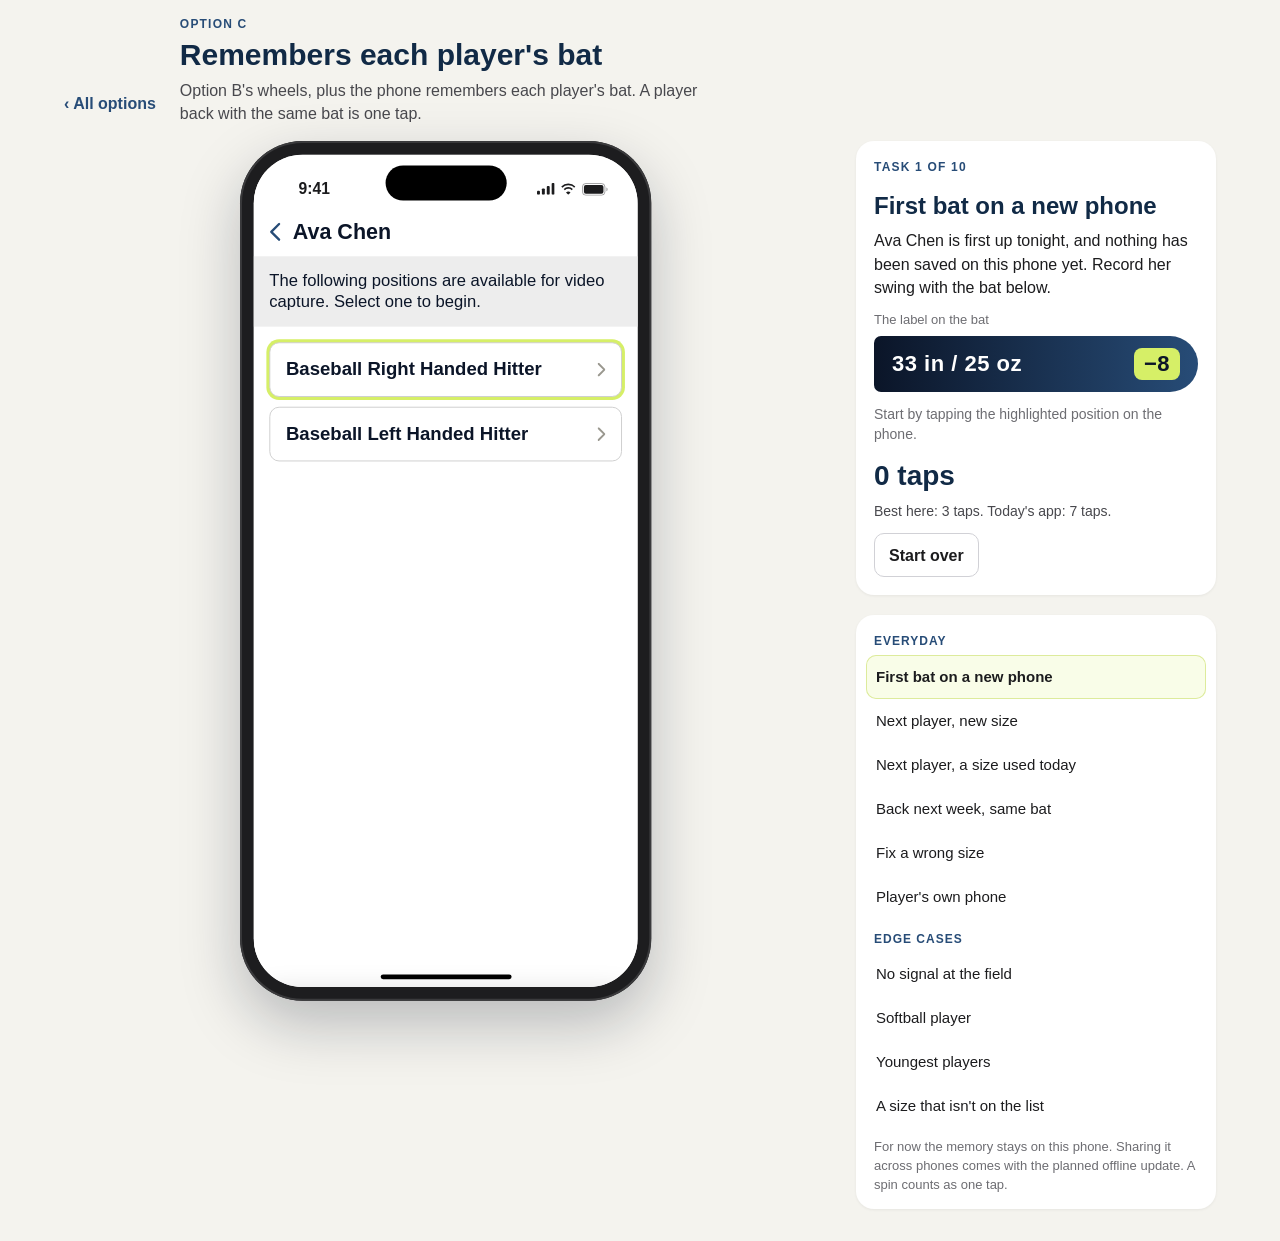
<file: pelotero/proposals-2610/bat-size/c.html>
<!DOCTYPE html>
<html>
<head>
  <meta charset="utf-8">
  <meta name="robots" content="noindex, nofollow">
  <title>Option C: Remembers each player&#39;s bat</title>
  <style>
    * { margin: 0; padding: 0; box-sizing: border-box; }
    body { background: #1d3b2a; display: flex; align-items: center; justify-content: center; min-height: 100vh; font-family: -apple-system, BlinkMacSystemFont, sans-serif; }
    #__bundler_loading { position: fixed; bottom: 20px; right: 20px; font: 13px/1.4 -apple-system, BlinkMacSystemFont, sans-serif; color: #666; background: #fff; padding: 8px 14px; border-radius: 8px; box-shadow: 0 1px 4px rgba(0,0,0,0.12); z-index: 10000; }
    #__bundler_thumbnail { position: fixed; inset: 0; width: 100%; height: 100%; display: flex; align-items: center; justify-content: center; background: #1d3b2a; z-index: 9999; }
    #__bundler_thumbnail svg { width: 100%; height: 100%; object-fit: contain; }
    #__bundler_placeholder { color: #999; font-size: 14px; }
  </style>
  <noscript>
    <style>#__bundler_loading { display: none; }</style>
    <div style="position:fixed;bottom:12px;left:12px;font:13px/1.4 -apple-system,BlinkMacSystemFont,sans-serif;color:#999;background:rgba(255,255,255,0.9);padding:6px 12px;border-radius:6px;box-shadow:0 1px 4px rgba(0,0,0,0.08);z-index:10000;">
      This page requires JavaScript to display.
    </div>
  </noscript>
</head>
<body>
  <div id="__bundler_thumbnail"><svg viewBox="0 0 120 120" xmlns="http://www.w3.org/2000/svg"><rect x="40" y="18" width="40" height="84" rx="8" fill="none" stroke="#fff" stroke-width="5"></rect><text x="60" y="70" font-family="sans-serif" font-size="26" font-weight="700" fill="#fff" text-anchor="middle">C</text></svg></div>
  <div id="__bundler_loading">Unpacking...</div>

  <script>
    
document.addEventListener('DOMContentLoaded', async function() {
  const loading = document.getElementById('__bundler_loading');
  function setStatus(msg) { if (loading) loading.textContent = msg; }

  const FONT_MIME = /^(font[/]|application[/](x-)?font-|application[/]vnd\.ms-fontobject)/i;
  const MIME_TOKEN = /^[\w.+-]+[/][\w.+-]+$/;
  function toBase64(bytes) {
    let bin = '';
    for (let i = 0; i < bytes.length; i += 0x8000) {
      bin += String.fromCharCode.apply(null, bytes.subarray(i, i + 0x8000));
    }
    return btoa(bin);
  }

  // Error sink persists across replaceWith since it's on window, not the DOM.
  window.addEventListener('error', function(e) {
    // Failed resource loads (CSP-blocked links, scripts, images) fire plain
    // events at the element — warn only; real JS errors carry message/error.
    if (!e.message && !e.error && e.target && e.target !== window) {
      console.warn('[bundle] resource failed to load:',
        e.target.tagName, String(e.target.src || e.target.href || ''));
      return;
    }
    var p = document.body || document.documentElement;
    var d = document.getElementById('__bundler_err') || p.appendChild(document.createElement('div'));
    d.id = '__bundler_err';
    d.style.cssText = 'position:fixed;bottom:12px;left:12px;right:12px;font:12px/1.4 ui-monospace,monospace;background:#2a1215;color:#ff8a80;padding:10px 14px;border-radius:8px;border:1px solid #5c2b2e;z-index:99999;white-space:pre-wrap;max-height:40vh;overflow:auto';
    d.textContent = (d.textContent ? d.textContent + String.fromCharCode(10) : '') +
      '[bundle] ' + (e.message || e.type) +
      (e.filename ? ' (' + e.filename.slice(0, 60) + ':' + e.lineno + ')' : '');
  }, true);

  try {
    const manifestEl = document.querySelector('script[type="__bundler/manifest"]');
    const templateEl = document.querySelector('script[type="__bundler/template"]');
    if (!manifestEl || !templateEl) {
      setStatus('Error: missing bundle data');
      console.error('[bundler] Missing script tags — manifestEl:', !!manifestEl, 'templateEl:', !!templateEl);
      return;
    }

    const manifest = JSON.parse(manifestEl.textContent);
    let template = JSON.parse(templateEl.textContent);

    // Nested page bundles (iframe targets). Each ships ONCE, in the ROOT
    // document's manifest; frame srcs carry an about:blank#<uuid> marker
    // instead of a substitutable uuid. Every document mints the blobs for
    // its OWN frames — from local text at the root, or text obtained from
    // its DIRECT parent over the relay protocol below — so each frame
    // navigation stays same-origin with its initiator and a deduped page
    // loads at any depth on any host, including a file:// download's
    // opaque origins (where a blob minted by one document cannot be
    // navigated to by another).
    const pageOrderEl = document.querySelector('script[type="__bundler/page_order"]');
    const pageOrder = pageOrderEl ? JSON.parse(pageOrderEl.textContent) : [];
    const pageSet = new Set(pageOrder);
    const pageTexts = {};

    // ── Nested-page text protocol (parent-chain relay) ──
    // Page bundles ship once, in the ROOT document's manifest. Every
    // document mints the blobs for its OWN frames, obtaining page text
    // through a strict parent-chain relay: a document only ever SENDS to
    // its direct parent (which, for every document the publisher's own
    // runtime minted, is another publisher document) and only ACCEPTS
    // text from that direct parent; requests from below are honored only
    // for the document's own child frames, and the ROOT never sends
    // upward at all. That last rule is load-bearing: the artifact host's
    // frame-ancestors allows claude.ai (and friends) to frame an
    // artifact, so window.top can be a FOREIGN document — a top-addressed
    // protocol would hand page uuids to that ancestor and accept forged
    // "page text" from it, minting attacker HTML as an artifact-origin
    // blob document. The chain never touches the ancestor: requests stop
    // at the root, replies are origin-addressed per hop (never '*' when
    // an origin exists), and both directions are origin-gated (on https
    // a foreign sender's origin can never equal this document's; in
    // opaque contexts — file:// — everything serializes as 'null', where
    // an embedded EXTERNAL frame still fails the gate by carrying its
    // own real origin, and a sandboxed child of such a frame is excluded
    // by the own-child-frames check plus uuid unguessability). Shape is
    // deny-by-default: one request form, one reply form, no error
    // replies.
    // window.origin is the SERIALIZED SECURITY origin ('null' in opaque
    // contexts such as a sandboxed preview iframe) — location.origin is
    // computed from the URL and stays 'https://…' even when the document
    // is sandboxed, which would misgate every opaque chain.
    const OWN_TARGET = /^https?:[/][/]/.test(window.origin || '')
      ? window.origin
      : '*';
    function trustedOrigin(e) {
      if (e.origin === window.origin) return true; // https chains; opaque==opaque
      // file:// trees: Chrome serializes the file document's origin as
      // 'file://' while the blob: documents it mints serialize as 'null',
      // so the two legitimate shapes can never string-match — accept the
      // pair in both directions. https origins never serialize as either,
      // and sender identity (own child frame / direct parent) is checked
      // separately.
      return (
        (e.origin === 'null' &&
          (window.origin === 'file://' ||
            window.location.protocol === 'file:')) ||
        (/^file:/.test(e.origin) && window.origin === 'null')
      );
    }
    // Non-empty only in the root document (nested bundles ship an empty
    // island), so it doubles as the root marker: the root answers from
    // local text and treats a miss as authoritative — never relaying to
    // its (possibly foreign) parent.
    const isPageRoot = pageOrder.length > 0;
    const blobUrls = {};
    const resourceBlobs = {};
    const UUID_SHAPE = /^[0-9a-f]{8}-[0-9a-f]{4}-[0-9a-f]{4}-[0-9a-f]{4}-[0-9a-f]{12}$/;
    const pendingFrames = {}; // uuid -> [{el, frag}] awaiting text for own frames
    const pendingRelays = {}; // uuid -> [childWindow] awaiting text to pass down
    function mountPage(el, frag, text) {
      const pageBlob = new Blob([text], { type: 'text/html' });
      const u = URL.createObjectURL(pageBlob);
      resourceBlobs[u] = pageBlob;
      el.src = u + frag;
    }
    function deliverPage(uuid, text) {
      const frames = pendingFrames[uuid];
      delete pendingFrames[uuid];
      if (frames) for (const f of frames) mountPage(f.el, f.frag, text);
      const relays = pendingRelays[uuid];
      delete pendingRelays[uuid];
      if (relays) {
        for (const cw of relays) {
          try { cw.postMessage({ __bundler_page: uuid, __bundler_text: text }, OWN_TARGET); } catch (err) { /* gone */ }
        }
      }
    }
    function ownFrameWindows() {
      const out = [];
      for (const f of Array.from(document.querySelectorAll('iframe'))) {
        try { if (f.contentWindow) out.push(f.contentWindow); } catch (err) { /* detached */ }
      }
      return out;
    }
    window.addEventListener('message', function (e) {
      const d = e.data;
      if (!d || typeof d !== 'object' || !e.source) return;
      // Origin gate first; the structural checks below (own-child-frames
      // for requests, direct-parent + solicited-uuid for replies, the
      // root's never-relay rule) are what hold in fully opaque chains
      // where origin strings can't discriminate — a sandboxed root's
      // FOREIGN wrapper still fails all three even though both serialize
      // as real-vs-'null' rather than matching.
      if (!trustedOrigin(e)) return;
      if (typeof d.__bundler_need === 'string' && UUID_SHAPE.test(d.__bundler_need)) {
        // Requests are honored only for this document's own child frames.
        if (ownFrameWindows().indexOf(e.source) < 0) return;
        const uuid = d.__bundler_need;
        const text = pageTexts[uuid];
        if (typeof text === 'string') {
          try { e.source.postMessage({ __bundler_page: uuid, __bundler_text: text }, OWN_TARGET); } catch (err) { /* gone */ }
          return;
        }
        if (isPageRoot || window.parent === window) return; // authoritative miss
        const waiting = pendingRelays[uuid];
        if (waiting) {
          if (waiting.indexOf(e.source) < 0) waiting.push(e.source);
          return;
        }
        // Never-answered uuids would otherwise accumulate forever under a
        // request spray; past the cap (far above any real page count) new
        // relays are dropped rather than remembered.
        if (Object.keys(pendingRelays).length >= 128) return;
        pendingRelays[uuid] = [e.source];
        window.parent.postMessage({ __bundler_need: uuid }, OWN_TARGET);
      } else if (
        typeof d.__bundler_page === 'string' &&
        UUID_SHAPE.test(d.__bundler_page) &&
        typeof d.__bundler_text === 'string'
      ) {
        // The shape test is load-bearing beyond tidiness: the solicited
        // check below uses the in operator, which matches prototype keys
        // ('__proto__', 'constructor') — an unshaped key would reach
        // deliverPage and throw, painting the error banner.
        // Text is accepted only from the direct parent — the document
        // that minted this one.
        if (e.source !== window.parent || window.parent === window) return;
        if (!(d.__bundler_page in pendingFrames) && !(d.__bundler_page in pendingRelays)) return;
        deliverPage(d.__bundler_page, d.__bundler_text);
      }
    });

    const uuids = Object.keys(manifest);
    setStatus('Unpacking ' + uuids.length + ' assets...');

    await Promise.all(uuids.map(async (uuid) => {
      const entry = manifest[uuid];
      try {
        const binaryStr = atob(entry.data);
        const bytes = new Uint8Array(binaryStr.length);
        for (let i = 0; i < binaryStr.length; i++) bytes[i] = binaryStr.charCodeAt(i);

        let finalBytes = bytes;
        if (entry.compressed) {
          if (typeof DecompressionStream !== 'undefined') {
            const ds = new DecompressionStream('gzip');
            const writer = ds.writable.getWriter();
            const reader = ds.readable.getReader();
            writer.write(bytes);
            writer.close();
            const chunks = [];
            let totalLen = 0;
            while (true) {
              const { done, value } = await reader.read();
              if (done) break;
              chunks.push(value);
              totalLen += value.length;
            }
            finalBytes = new Uint8Array(totalLen);
            let offset = 0;
            for (const chunk of chunks) { finalBytes.set(chunk, offset); offset += chunk.length; }
          } else {
            console.warn('DecompressionStream not available, asset ' + uuid + ' may not render');
          }
        }

        if (pageSet.has(uuid)) {
          pageTexts[uuid] = new TextDecoder().decode(finalBytes);
          return;
        }
        if (FONT_MIME.test(entry.mime) && MIME_TOKEN.test(entry.mime)) {
          // Strict artifact hosts allow font-src data: but not blob:.
          blobUrls[uuid] = 'data:' + entry.mime + ';base64,' +
            (entry.compressed ? toBase64(finalBytes) : entry.data);
        } else {
          const blob = new Blob([finalBytes], { type: entry.mime });
          blobUrls[uuid] = URL.createObjectURL(blob);
          resourceBlobs[blobUrls[uuid]] = blob;
        }
      } catch (err) {
        console.error('Failed to decode asset ' + uuid + ':', err);
        const blob = new Blob([], { type: entry.mime });
        blobUrls[uuid] = URL.createObjectURL(blob);
        resourceBlobs[blobUrls[uuid]] = blob;
      }
    }));

    const extResEl = document.querySelector('script[type="__bundler/ext_resources"]');
    const extResources = extResEl ? JSON.parse(extResEl.textContent) : [];
    const resourceMap = {};
    for (const entry of extResources) {
      if (blobUrls[entry.uuid]) resourceMap[entry.id] = blobUrls[entry.uuid];
    }

    // Artifact-host CSP (connect-src 'self') refuses fetch() of blob: URLs —
    // consumers read these Blobs directly. Survives the swap like the error sink.
    window.__resourceBlobs = resourceBlobs;

    setStatus('Rendering...');
    // Page uuids have no blob here — they ride inside about:blank#<uuid>
    // frame markers the pass below resolves after the swap.
    for (const uuid of uuids) {
      if (pageSet.has(uuid)) continue;
      template = template.split(uuid).join(blobUrls[uuid]);
    }

    // Strip integrity + crossorigin — blob URLs from a file:// document inherit
    // a null origin, so crossorigin forces a CORS fetch that SRI then rejects.
    // The manifest bytes are ours; SRI protects against CDN compromise, not this.
    template = template.replace(/\s+integrity="[^"]*"/gi, '').replace(/\s+crossorigin="[^"]*"/gi, '');

    const resourceScript = '<script>window.__resources = ' +
      JSON.stringify(resourceMap).replace(/<\//g, '<\\/') +
      ';</' + 'script>';
    // Inject after <head> so the DOCTYPE stays first; prepending the script
    // would push the parser into quirks mode. DOMParser always emits a <head>
    // (synthesizing one if the source HTML omitted it) but may carry
    // attributes through, so match the full opening tag. slice() rather than
    // replace() keeps us clear of $-pattern substitution in resourceScript.
    const headOpen = template.match(/<head[^>]*>/i);
    if (headOpen) {
      const i = headOpen.index + headOpen[0].length;
      template = template.slice(0, i) + resourceScript + template.slice(i);
    }

    // Parse the template and swap the root element. Scripts inserted via
    // DOMParser/replaceWith are inert per spec — re-create each with
    // createElement so they execute, awaiting onload for src scripts to
    // preserve ordering (React before ReactDOM before Babel before text/babel).
    const doc = new DOMParser().parseFromString(template, 'text/html');
    document.documentElement.replaceWith(doc.documentElement);

    // Resolve page-frame markers: mint this document's own blob for each
    // framed page — from local text when this is the root, otherwise by
    // asking the direct parent over the relay protocol above. An
    // unanswered request leaves the frame on about:blank, the same
    // degraded state as a refused embed.
    {
      const MARKER = /^about:blank#([0-9a-f]{8}-[0-9a-f]{4}-[0-9a-f]{4}-[0-9a-f]{4}-[0-9a-f]{12})(#.*)?$/;
      const needed = [];
      for (const el of Array.from(document.querySelectorAll('iframe'))) {
        const m = MARKER.exec(el.getAttribute('src') || '');
        if (!m) continue;
        const text = pageTexts[m[1]];
        if (typeof text === 'string') {
          mountPage(el, m[2] || '', text);
        } else if (window.parent !== window && !isPageRoot) {
          const had = pendingFrames[m[1]];
          (pendingFrames[m[1]] = had || []).push({ el: el, frag: m[2] || '' });
          if (!had) needed.push(m[1]);
        }
      }
      for (const uuid of needed) {
        window.parent.postMessage({ __bundler_need: uuid }, OWN_TARGET);
      }
    }

    const dead = Array.from(document.scripts);
    for (const old of dead) {
      const s = document.createElement('script');
      for (const a of old.attributes) s.setAttribute(a.name, a.value);
      s.textContent = old.textContent;
      // text/babel scripts with a src: read and inline. transformScriptTags
      // does XHR against the src, but blob:null/ from a file:// origin is
      // silently dropped. Inlining makes it a plain inline babel script,
      // which transformScriptTags handles unconditionally.
      if ((s.type === 'text/babel' || s.type === 'text/jsx') && s.src) {
        const pre = resourceBlobs[s.src.split('#')[0]];
        s.textContent = pre ? await pre.text() : await (await fetch(s.src)).text();
        s.removeAttribute('src');
      }
      const p = s.src ? new Promise(function(r) { s.onload = s.onerror = r; }) : null;
      old.replaceWith(s);
      if (p) await p;
    }
    // Babel standalone auto-transforms type=text/babel on DOMContentLoaded,
    // which fired before we swapped the document. Trigger manually if present.
    if (window.Babel && typeof window.Babel.transformScriptTags === 'function') {
      window.Babel.transformScriptTags();
    }
  } catch (err) {
    setStatus('Error unpacking: ' + err.message);
    console.error('Bundle unpack error:', err);
  }
});

  </script>

  <script type="__bundler/manifest">
{"45ccc7be-36c2-48f5-b164-289d38ffe696":{"mime":"application/javascript","compressed":true,"data":"H4sIAAAAAAAAE8U823LbOJbv+YoT7VST6lCMLr5FbiXlJD2T2c2tYvd2Tbn8AJGQiTEFsAlIspL2+z7vvu7XzZdsnQNeQIqyk+7p2aRskyBwgHPBueGQT7+Hl8wAlybfQpYro8w243oKOmE5j0EnPE0D0OIzh4SnGc81MBmDSThsEs5TyER0w/PwEQD8yKIEVGaEkpCxaw6pYrEGkwgNC5HyAIdJiFiaaviIk4XasNz4X0DEAcy5NgEs1UoauOuH8P3TR/5iJSOC5/fhyyMAb6U5aJOLyHinjx4BrFkO7/76/qdzmIH3j//6b++0aHz74/u/XLzB5svxQQDjwwDGRwGMjwMYnwQwfhbAZBjAZBTAZIw/4WEAkwn+0NXBVQnp9acPHwnOMIDBKIDBOIDBJIDBQQCDwwAGRwEMjgMYnAQweIZ9qCP2HGHX0aQC9enDzzCDg4Py/vzdhw8Xb2AGGyFjtQmXzETJOx4LBt99t9voe36W8wXP9SDn8Sri8WCpkDxTsPd9r2+7cw0vwGMrozyYgqeXSpmkpthfX314jyghSQHmLLqZgveDXl/DRsQmmfVG4x4kXFwnZtYbD3uwFnzzUt3OekMYwmgM2LYQaTrrSSV5D1mibvisF63ynEvzSqUqL1sHBcxxeFA1pULyiGWzXq5WMm40/10JWbWzXLBBIuKYy1nP5Cvee/5DxkwC8az3bjSEMYxhNExP4KT39PkPT/X6+rkXEFJRwtctpE5qnEYHLZxOAJu+GaV/KkLLEYzgCI4GR3C0g06qVvGHxaLNpyMHp6MWTuMDGP+/I/XuGEYnyWjIDuAAhvQ/fDY4Dp+dHcFR0XAcjuEkHMEhHJYtMDr5jDSowExgko5OYLTDaC2uJUvbdHF5PW7L7wlgm6VLkxJdmOQ8MrAl8SmgT2rgBz3Ib2e9Ea6KOt7Oeoc97H4YHnYNOMLmnSGjIY2ZdI141tW/EzZiVXV1abQRC3Gf5OxQ6OibKFQx6QTG4UE0DicwhIPwIHwGR9iSjsLxYBROzkbDcAL0y7L5BMIjaDeGJzAJD9+O4SA8YSfhEeAPrQqOBuPw4PNyCJPwKBrRiHF4GB7iABg5Ex2FJ4A/5TQH4Zg12gYH4TGMwmc4Akbh5BVCOaKfYziCEzjCaXD1E5zzbBKOAX9KgCfhUTQIn8FwMAqPqc8ERp/[base64]/Sj0/zP/OIxPe8K32CRBO9eWuHy5Ujs6Q477clNAt/DXM7NSXN1enRbtYgL+G2WwGcpWmCMrerWTMF0LyuG5asFTzfoGrO/6GHntRyrT2+sDTkC7fsyWHGazLrjzV3O1v+K2x3fHqlZKGS3PfgMQsUztASMnzNxfv3nZ3D4WM+e2Hhe8p6fVp8JDGsTj+cc2leSu04ZLn/k2oUxFxf9wPYN1vQOJpqLk5MyYX85Xh/k1Q0AE3Azo66OScm1zIa3/dL8beFX8vr8JIyYgZH5mMNLy86uSQiGse0dpF3OBGed/gR9nYyRFEM8u4jF8lIo19dK3VohriaVqxBy/aknbBb817FXO7pimOaCFVSDlP8ZYE++n3cC4+o+v+BVIur00SQJyrLAB2y+EuhNe5ykBo0EahZ880MJD8mhmx5iBXyznPyed29shiad5y6adcOjsr5RKegAdC0p5qdsdJfJzWGYC3lvHIqiHyynrsT+AdM0nI5toO2QWHGPnagVWsSIcWxT6uJAAPnlST69BO/wR8HSLqL7DH2S3HQIecYa89kWZLTjOxAObOZI8fkxv++PEc/7BiTkJlXt7QgwrDub2kQYxmx9bHj+d43Z41U7l5zRdslRqfbpypSx5OKThBoFM7oJActTBzlqYoO4PREKYUkLBbPrWCCHddk6EW2JlpD1TvvLqZgveSaU43LbArudIrlvo6gBLuo3L7PNb9imu4pobg+p3TfvcdWPbBcxgc93F/VayGH2YwPml2OWx1eT6DycTp8gNGYH27RZxV51zGPP+Z5XJn4cXydvF6AYnvZV4AX4A06hS8DculF0CuUo4hlmFmpb0AUINOoXeRMONhsFwCs0H0QuXA0C8I4VXCoxuKpFM25ynM+ULlHLZqBZGSRsgVD3twhwoAVdAOGmqxQE/8vTKoNnHaFhaJ78Vi3VizpM47q4a7AC4T39MZkx39B2hhvQBQ60+taQ3LgATu+gG4Qy3++Bvu+ld9V0GdwUKs+SBXmyJtYHMIIXxSGw0s53BwkN2eAnYQqKsiTEzwGLtJ0FGu0vTCarGDA/geRGgV7RkYloGSwHBogERnOQK54VsggtuxkHPkpgYlOUQJk9cclIy4k87Q3JiU6wKw5uY/[base64]/MCZHkqMOXRyC4R6UNksy/QQtCeoDUuVL5kxl8X0lxbYULHihZhWS+xWHpzobZnvdRUaDNXt6gz2JwoOkX7WC6dtII3tXSim6AAq6QF1YmBkuf00Eck6hE3fBurjXSH8JrGVmVzdGXhMSrlM9w/r9VGklZuP/gp89q+DgAPs5yjS1catX79rKYtXVlpfFLOOGvN+AJGaNJG/QrCnaW71VLdYpCx2EONU3p7tax9zaiGtJP3v3dIpFKrMIu17RoG6mbZVzLThm8oheizVmai5i3q0Rpg58ze/QSYM0m4BE25vOoT2CsXwSXLb/zKMJImCqvsLz3FvdzKvVoFxcw+HUC07nCsedrYzmVMgo5/aNT1dcopOAhAkCAw4zj/Tb+/taXrEeiwEF2h2uaNrUrxYhtNvZVRG80m6cLa5Lg4w/[base64]/sNuUPm17SptkRNqQaVCsX89XjWnfZiuuMCRSln+YVYcrUq1Dq5FS6NSz9Dc1N27DCNdnJrGGF8OHxomZ1LRDLVQlURqCli93lNpXgWtKvgFSQu6V8O7hDnh7yx0v9z5eSy7nlV4m298ouEg+ESDNM3OoSPKdvSMV/OYSEIeZaG0MsSSkYKDZuEGXuqR23A0pyzeAuJSmPddnPPfTcb0Rniuh2mddJiXyy70jz2MZhyEwN033IjdWM27DGFMqKbgjcvg1qaoZBlFMCLs/P/oAM/oigeTqJVEbk2XgDXuVplU/B+XPN8G7MtmnJhyJ/7M3ZB79+GIpJvLIE8TDMmKTfY6WzNMPJDe7ezEDz9jLFTpFiUeIENDKdw7uPB5OAETbuKGeaTjzHk0V7pMlhvogIOdOKKq1llYJTEvG1AB7dSmUTIa0iYhjnHqIqteYwLdhi65SaETzxSeQwJz0FvcAhGNBTqIIZznqpNWM1P4yj1xLT5SfN4Cl/uAmLVhV3x5VUAS75UmA3/ckfutUteyW/NQPLN/RR+j1FlRgIaEH2RqQ3yvuQSPtywhcp/A4GPv4rAQkOsJA+hngvbEANLYyQk0khgii0WiwXHlDat9X6KQblQh+XQJCMJ/2X19KrvUNURrmkl8I7sYBSNDihC8uAO9nABp/gGNjCb2MBRlngNfrxieao0vBbs8++U+DExJEB9aVAB0awbpgsJttmTFr96zvTIjlUGbGF4jqwL4U3NJxRrTANaqEzD2Zp5Oux9G7eO7+UWStc/hXFBQ8x3Rhx/Pas3nN/[base64]/CUmgEGMLHlQEhbVYPLadVCkV6NilUvTWK36rPJ/dqiMk9GuI+SZh06ojfawwKjt4rCT3rLXoa1EZaGvS+WTPUE+3XDSNK8frHxBXr2qDP399joHNyXlBe8KiX5/XygqYfo5Ni7yPbSIf8bhP9u/Z8Bx+KPL/Lh/iaQ8Q0165RVkUpDJB3jlTiadzYmbVq+JqNWcw7pZjf5U2lSu71lXoXCc+5p0F2LiyEajXWMhe+E0fXFPd9WyPb/fetJvl+7uwSuzqMeoDa5fFYYUUaZH4nGHxSWguHzA7cvfrPlg0+6INW4GluDSXoEC5qaqF/r2S6tU4+0RL91JI+oBUsWP6HuqO7xN2qlbzmzTCqi7h/K/qVJrpB3bdcwUXOl/OUFNE3GBis/[base64]/8jgKvTRk2TraZmqXHTaX9qZlJjtzKjLDu55qaobnq5/WuMnYrsdpGRi3LUIjP4k+/Za68foOmkjBc24iW2ocdtqyGq5kHZRs9VvG08U/G2TNVTXZTgmzdKF2DxbpAoTaDx5hOPnCc5j/BBloslywuwxQ22s1v+SW1sM7ulY2d3Kjz6xgzfF0p82TP2oOSOvUGhmcIwoHjfkt0Zj3IyK47mqbWuXMFdSNUWrao0vA11lgrje+D1L4dXZRawGpulq5ylvltxg/U2vqTM4AhPOnBddNJhpbq/[base64]/DmEplwdeoM70JwvjJGNWs/iOp0uE7ypzYke0WBZlFJVR5vlq1TKPppw0lG7Ubac+KO74f4pjpsd5YIXSUlIZHcOSi1/yzGjcK8F7ZobwpdNS1GDFrFOt4//vd/yJIW4o8Q+3DXd6a5cjl7V59LV0dZXUKNmszlHakNW/jkVGSZ0NYYlTBROc6p5EZ7/[base64]/3bxhMuYxvBFIL6+WKVrRw5sSUUFDhltS1FWVkAhnT+7Zbirj8hzNrl8us2vr7W68Cql2qVe5KHzXpl0elvC1u4Oc/bNvz0Sp0tyuryYruQlOwUDOqYrEQ1xqdpYuRldHp5sF1iwpEJLnxOq6W+mEFDB2Ou9ZP5fxOdda4Plno5AYPYU++QshS4U92q4PoqHpSXRBLvRkXULhzFQBcSwBmGarDQln8O/nH96HGcs19+nSFiCLxdY3tk/NpNKFGNYt5Pg5FGZx7HtSDZgUy5p4Lhf3Di2ZE7P8pkn3Tzyq97VbbFAxpXraoGFD4Toqg4zYDRUb7qgh7wKpRVvJ2uqyEsNg+fCIiotBLaiH7WBPKtvg9yk5at/pTKX2u335rXGVlxFZASPTWIFlry5Z2rDm9Qqypj4UWXeX1rQiK16OcN0uqkZy/C6qY6odL7zdqzrt05Yaa6mToobb2Lont5IbnlpuNB/BEygbytJuD9Rnz/W27p+31FMUhQT1MqhgvAnbgVkSIFLLjOW7DPZeYooCk1xT13lAFuGrrNbvwtX2QqAgDsuBs2xKqWcsfYrZFnEJvaYQW1e4KrLJt/AFs85G5Vs8+U9ZxM9xW/vWt/JQef2bRzBt4AYRvgJq6/vwgF+rJQeszRN8o2GequimBAjfPy0cfYC1EnG5VdViobn5Gd/[base64]/a77FVmxfS7x39SKzrpQsLsWierFZq96DkyWtX0/uwmI8P3KuDupAbR3Tr0wOQBvOItdOKoZhdotW8JsVwMDKKzxtm/[base64]/p09hVC0lrsT81eUobUMUqKm5bgNp/oodu1fGw8qvNbVjsSf9LPQE1WxH1UZ82lC6+neJmW0mNOa56IrL25tiblaDO7sukHkEv/LV9b5Fhn8E1ZYxhWtxKvjI5c1zKHaFCF4q+A+JH5rYVvd0fk+0GjBSlPBgt2l6yIwZ8IFpsW82FkEInra2+ay6DRqYAI8Py/j5D2hVb7cZF7aipEVI1A8/[base64]/[base64]/DSrftrjCEf/XLM1mcck/flxe7/FjyvWVcfe/WAyqhAc4t6GSFyzrEohqnEa1U7gxTsBRPGoHHWWzm4coSXTXIkSZUMs5FSp8/c6w27z2ngoXu+15tQ+QNzkr3F+Kvwd433RstPtS1SigEZgg55K+vxFGqeDSpsHgKRyMm2Quvs9GJ3S2z/MZPBsO+024Omh2fUOf0YEBHAz78BROTuocO81PR3nod37MVcZzs/W9wQAPK+u3u/ALdbofGvVncctjf1J984R+F5PtEjfnRbHuQpSO/[base64]/gkswab2T2DLmab2j31h7a6PfPg/Jnvw9bVSAAA="},"a6199f16-8be0-47e2-9cff-49ef649fb3c1":{"mime":"application/javascript","compressed":true,"data":"H4sIAAAAAAAAE41XS3PbNhC++1esfTDImGYf6Ykajae1M21nkkbTpM3BowNELk3WIMEBQEuKo//[base64]/[base64]/r/[base64]//+BBBrk0lHU3llXuLdS+UeJigS7rmk5POJdHNi3C8HzYge9GAG6Ob2fE3f79fHR9OQrPTM544Pptm+5Pn0f6vrZqPOiBATAE/5hMP+QOfTGA/jAhi0P5LpgTejglh2dE6bZ+DgLBSYeVZ0jFREYhN6xynyiNwDiUgOjq+ZBlemqdJ0mcIRSNVZXqfwHG9mRDa006PNS8XR5SNUyPaSPs03UdySC8/n0cADgkKhwhux/UiELaRc9+MzEot4BBGXxWr0kvKWTFX+LJs6RQFhPYkID7ICrluS9uVLVdWOD/0RVXk46iJofih/[base64]/odZBMHf2CsiX7G3qdbn0dwFpL+yEe+7QRsBETizxMXiVyS7uc4qyvm3yStZ6kJjkuhtzIw/Uz8CTUN5DRUtsCOQbkAMhcupsIT2I7D1+FUBQ4v513fNPqRoCDYjr2eYwhePkq6GR0cwnWc6jqVLhh6u/kdpR6uqK9iLIXzqvM9hnavls7SrYpRRVTPUK39PnxbaFjy2+IKBP0V8oE7NLqqvDTWURChkLbvrL5NPKnkl5NPOX14r0D8mfN90LEXcAaSG4mNdBE0xDyls4xGkHUGWxRKjY83KF181itK4OzTfPEMLiCY3DDHLpwJe8Z4eProi3uie9Y76gG9nDvlUu/1qFPH4fdRXcMx9TZyhwmcnnYvpPNzrlyx3OHUWKGy6Os9qslHoOfnXO7QvOMn5CzduKnZ1yk1j9S/9J/dQQyfVWydNC7oMrPM6M5EV/k2aF0Cj8BhS+B1BKLGnbuscSsS+HkYtl3ij+Mt4r1I4KcI8nLH8/1jk+d0nquyRlZnde42Uike7HVb3+F4kHaXqrSOVb+GQ2cRP5KT7u+ky9VDSHH4HwynUTjiDwAA"}}
  </script>

  <script type="__bundler/ext_resources">
[]
  </script>

  <script type="__bundler/page_order">
[]
  </script>

  <script type="__bundler/template">
"<!DOCTYPE html>\n<html lang=\"en-CA\"><head>\n<meta name=\"robots\" content=\"noindex, nofollow\">\n<meta charset=\"utf-8\">\n<meta name=\"viewport\" content=\"width=device-width, initial-scale=1\">\n<title>Option C: Remembers each player's bat<\u002Ftitle>\n<style>/* Bat entry prototypes: shared styles for index.html and the three option pages.\n   Colours follow the app (Colors.swift). Sheets use the system font; app screens use Avenir Next Condensed. */\n:root {\n  --navy: #112A46;\n  --navy-ui: #0B1528;\n  --blue: #274C77;\n  --yellow: #D6EF67;\n  --yellow-tint: #F9FDE8;\n  --grey-bg: #EDEDED;\n  --green: #017100;\n  --chip-neutral: #E8E6DC;\n  --chip-green: #C0DD97;\n  --chip-green-text: #173404;\n  --muted: #9A988F;\n  --ios-bg: #F2F2F7;\n  --ios-blue: #007AFF;\n  --ios-green: #34C759;\n  --ios-red: #FF3B30;\n  --ink: #1C1C1E;\n  --ink-2: #48484D;\n  --ink-3: #6D6D72;\n  --line: rgba(60, 60, 67, 0.16);\n  --page: #F4F3EE;\n  --card: #FFFFFF;\n  --primary: rgba(17, 42, 70, 0.85);\n  --sys: -apple-system, BlinkMacSystemFont, \"SF Pro Text\", \"Segoe UI\", Roboto, \"Helvetica Neue\", Arial, sans-serif;\n  --cond: \"Avenir Next Condensed\", \"AvenirNextCondensed-DemiBold\", \"Avenir Next\", \"Arial Narrow\", sans-serif;\n  --s: 1;\n}\n\n* { box-sizing: border-box; }\n[hidden] { display: none !important; }\nhtml, body { margin: 0; }\nbody {\n  background: var(--page);\n  color: var(--ink);\n  font-family: var(--sys);\n  font-size: 16px;\n  line-height: 1.45;\n  -webkit-font-smoothing: antialiased;\n}\nbutton { font: inherit; color: inherit; }\na { color: var(--blue); }\nbutton:focus-visible, a:focus-visible, [tabindex]:focus-visible { outline: 3px solid var(--ios-blue); outline-offset: 2px; }\n.kicker { margin: 0; font-size: 12px; font-weight: 700; letter-spacing: 1.2px; text-transform: uppercase; color: var(--blue); }\n\n/* Buttons */\n.btn { display: inline-flex; align-items: center; justify-content: center; min-height: 48px; padding: 0 18px; border: 0; border-radius: 10px; font-size: 16px; font-weight: 600; text-decoration: none; cursor: pointer; }\n.btn-primary { background: var(--primary); color: #FFFFFF; }\n.btn-secondary { background: #E9E9EE; color: var(--ink); }\n.ghost { min-height: 44px; padding: 0 14px; border: 1px solid #D1D1D6; border-radius: 10px; background: #FFFFFF; font-weight: 600; cursor: pointer; }\n.link-button { min-height: 44px; padding: 0 6px; border: 0; background: none; color: var(--ios-blue); font-size: 16px; font-weight: 600; cursor: pointer; }\n.link-button.danger { display: block; margin: 16px auto 0; color: var(--ios-red); }\n\n/* ---------- Option pages ---------- */\n.proto-top { display: flex; flex-wrap: wrap; align-items: flex-end; gap: 4px 24px; max-width: 1200px; margin: 0 auto; padding: 16px 24px; }\n.back-link { display: inline-flex; align-items: center; gap: 8px; min-height: 44px; font-weight: 600; text-decoration: none; }\n.proto-heading h1 { margin: 0; font-family: var(--cond); font-size: 30px; font-weight: 700; color: var(--navy); }\n.proto-sub { margin: 2px 0 0; max-width: 62ch; color: var(--ink-2); }\n.proto-main { display: grid; grid-template-columns: minmax(0, 1fr) 360px; grid-template-areas: \"stage task\" \"stage list\"; grid-template-rows: auto 1fr; gap: 20px 28px; align-items: start; max-width: 1200px; margin: 0 auto; padding: 0 24px 32px; }\n.stage { grid-area: stage; display: flex; justify-content: center; min-width: 0; }\n.task-card { grid-area: task; }\n.task-nav { grid-area: list; }\n@media (max-width: 899px) {\n  .proto-top { padding: 12px 16px; }\n  .proto-main { grid-template-columns: minmax(0, 1fr); grid-template-areas: \"task\" \"stage\" \"list\"; grid-template-rows: auto; gap: 16px; padding: 0 16px 24px; }\n}\n\n/* Phone */\n.phone-wrap { flex: none; width: calc(421px * var(--s)); height: calc(880px * var(--s)); }\n.phone { width: 421px; height: 880px; padding: 14px; border-radius: 64px; background: #1D1D1F; box-shadow: inset 0 0 0 2px #3A3A3C, 0 24px 60px rgba(11, 21, 40, 0.25); transform: scale(var(--s)); transform-origin: top left; }\n.screen { position: relative; width: 393px; height: 852px; overflow: hidden; border-radius: 50px; background: #FFFFFF; isolation: isolate; }\n.screen::before { content: \"\"; position: absolute; z-index: 30; top: 11px; left: 50%; width: 124px; height: 36px; margin-left: -62px; border-radius: 20px; background: #000000; }\n.statusbar { position: absolute; z-index: 25; top: 0; left: 0; right: 0; height: 54px; display: flex; align-items: center; justify-content: space-between; padding: 16px 30px 0 46px; font-size: 16px; font-weight: 600; color: var(--ink); pointer-events: none; }\n.sb-icons { display: inline-flex; align-items: center; gap: 6px; }\n.sb-icons svg { display: block; }\n.screen.dark .statusbar { color: #FFFFFF; }\n.home-ind { position: absolute; z-index: 25; bottom: 8px; left: 50%; width: 134px; height: 5px; margin-left: -67px; border-radius: 3px; background: #000000; pointer-events: none; }\n.screen.dark .home-ind { background: #FFFFFF; }\n.view { position: absolute; inset: 0; display: flex; flex-direction: column; padding-top: 54px; }\n\n/* App screen behind the sheet: the swing positions list */\n.host { background: #FFFFFF; }\n.host-nav { display: flex; align-items: center; gap: 12px; height: 50px; padding: 0 16px; color: var(--navy-ui); }\n.host-back { display: inline-flex; color: var(--blue); }\n.host-title { font-family: var(--cond); font-size: 22px; font-weight: 700; }\n.host-offline { align-self: flex-start; display: inline-flex; align-items: center; gap: 6px; margin: 0 16px 8px; padding: 4px 10px; border-radius: 999px; background: var(--grey-bg); color: var(--ink-2); font-size: 13px; font-weight: 600; }\n.host-band { margin: 0; padding: 14px 16px; background: var(--grey-bg); font-family: var(--cond); font-size: 17px; line-height: 1.3; color: var(--navy-ui); }\n.pos-list { display: flex; flex-direction: column; gap: 10px; padding: 16px; }\n.pos-row { display: flex; align-items: center; justify-content: space-between; min-height: 56px; padding: 0 16px; border: 1px solid #CFCFCF; border-radius: 10px; background: #FFFFFF; font-family: var(--cond); font-size: 19px; font-weight: 600; color: var(--navy-ui); text-align: left; cursor: pointer; }\n.pos-row .chev { display: inline-flex; color: var(--muted); }\n.pos-row.hint { box-shadow: 0 0 0 3px var(--yellow); animation: hint 1.6s ease-in-out infinite; }\n@keyframes hint { 50% { box-shadow: 0 0 0 7px rgba(214, 239, 103, 0.5); } }\n\n/* After confirming: ready to record */\n.rec { align-items: center; background: radial-gradient(120% 80% at 50% 30%, #2A3D52 0%, var(--navy-ui) 70%); color: #FFFFFF; }\n.rec-chips { display: flex; flex-wrap: wrap; justify-content: center; gap: 6px; padding: 14px 16px 0; }\n.rec-chip { padding: 6px 12px; border-radius: 999px; background: rgba(255, 255, 255, 0.16); font-size: 14px; font-weight: 600; }\n.rec-chip.bat { background: var(--yellow); color: var(--navy-ui); }\n.rec-ready { margin: 150px 0 0; font-family: var(--cond); font-size: 22px; opacity: 0.8; }\n.rec-button { width: 74px; height: 74px; margin-top: 16px; border: 5px solid #FFFFFF; border-radius: 50%; background: radial-gradient(circle, var(--ios-red) 60%, transparent 62%); }\n.rec-result { position: absolute; left: 12px; right: 12px; bottom: 30px; padding: 18px; border-radius: 22px; background: #FFFFFF; color: var(--ink); box-shadow: 0 12px 30px rgba(0, 0, 0, 0.35); }\n.rec-result h3 { margin: 0 0 4px; font-size: 22px; }\n.rec-result p { margin: 0 0 14px; font-size: 15px; color: var(--ink-2); }\n.rec-result.miss h3 { color: #B3261E; }\n.result-actions { display: flex; gap: 10px; }\n.result-actions > * { flex: 1; }\n\n/* The bat sheet */\n.sheet-backdrop { position: absolute; z-index: 10; inset: 0; background: rgba(0, 0, 0, 0.32); opacity: 0; pointer-events: none; transition: opacity 0.3s; }\n.sheet-backdrop.on { opacity: 1; pointer-events: auto; }\n.sheet { position: absolute; z-index: 11; left: 0; right: 0; bottom: 0; top: 96px; display: flex; flex-direction: column; background: var(--ios-bg); border-radius: 24px 24px 0 0; box-shadow: 0 -8px 30px rgba(0, 0, 0, 0.18); transform: translateY(102%); transition: transform 0.34s cubic-bezier(0.2, 0.8, 0.2, 1); }\n.sheet.open { transform: none; }\n.screen.no-anim .sheet, .screen.no-anim .sheet-backdrop { transition: none; }\n.grabber { flex: none; width: 36px; height: 5px; margin: 6px auto 0; border-radius: 3px; background: rgba(60, 60, 67, 0.3); }\n.sheet-head { flex: none; display: grid; grid-template-columns: 84px 1fr 84px; align-items: center; padding: 4px 8px 6px; }\n.sheet-left { justify-self: start; min-height: 44px; padding: 0 8px; border: 0; background: none; color: var(--ios-blue); font-size: 17px; cursor: pointer; }\n.sheet-heading { display: flex; flex-direction: column; align-items: center; gap: 3px; }\n.sheet-heading h2 { margin: 0; font-size: 17px; font-weight: 600; }\n.chip { display: inline-block; padding: 2px 10px; border-radius: 999px; font-size: 12px; font-weight: 600; }\n.chip-neutral { background: var(--chip-neutral); color: var(--ink-2); }\n.chip-green { background: var(--chip-green); color: var(--chip-green-text); }\n.sheet-body { position: relative; flex: 1; min-height: 0; overflow-y: auto; overscroll-behavior: contain; padding: 4px 16px 16px; }\n.sheet-foot { flex: none; display: flex; flex-direction: column; gap: 10px; padding: 10px 16px 34px; border-top: 1px solid var(--line); background: var(--ios-bg); }\n.axe-row { display: flex; align-items: center; justify-content: space-between; width: 100%; min-height: 48px; padding: 0 12px; border: 0; border-radius: 10px; background: #FFFFFF; font-size: 16px; text-align: left; cursor: pointer; }\n.switch { position: relative; flex: none; width: 51px; height: 31px; border-radius: 16px; background: #E9E9EA; transition: background 0.2s; }\n.switch::after { content: \"\"; position: absolute; top: 2px; left: 2px; width: 27px; height: 27px; border-radius: 50%; background: #FFFFFF; box-shadow: 0 2px 4px rgba(0, 0, 0, 0.2); transition: transform 0.2s; }\n.axe-row[aria-checked=\"true\"] .switch { background: var(--ios-green); }\n.axe-row[aria-checked=\"true\"] .switch::after { transform: translateX(20px); }\n.primary { min-height: 50px; border: 0; border-radius: 10px; background: var(--primary); color: #FFFFFF; font-size: 17px; font-weight: 600; cursor: pointer; }\n.primary:disabled { background: rgba(17, 42, 70, 0.25); cursor: default; }\n\n/* Sheet content */\n.helper { margin: 6px 2px 12px; font-size: 15px; color: var(--ink-2); }\n.notice { display: flex; align-items: center; gap: 8px; margin: 4px 0 10px; padding: 10px 12px; border-radius: 10px; background: var(--grey-bg); font-size: 14px; color: var(--ink-2); }\n.notice-icon { display: inline-flex; }\n.section-label { margin: 16px 2px 8px; font-size: 13px; font-weight: 600; letter-spacing: 0.6px; text-transform: uppercase; color: var(--ink-3); }\n.caption { margin: 10px 2px 0; text-align: center; font-size: 14px; color: var(--ink-3); }\n.warn { margin: 12px 0 0; padding: 10px 12px; border-radius: 10px; background: #FFF4D6; color: #6B4E00; font-size: 14px; }\n\n/* Option A: size list */\n.size-list { overflow: hidden; border-radius: 12px; background: #FFFFFF; }\n.size-row { display: flex; align-items: flex-start; gap: 10px; padding: 8px 12px; border-bottom: 1px solid var(--line); }\n.size-row:last-child { border-bottom: 0; }\n.size-len { flex: none; width: 62px; padding-top: 11px; font-size: 16px; font-weight: 700; }\n.pills { display: flex; flex: 1; flex-wrap: wrap; gap: 6px; }\n.pill { min-width: 46px; min-height: 44px; padding: 0 8px; border: 1px solid #D1D1D6; border-radius: 22px; background: #FFFFFF; font-size: 16px; font-weight: 600; cursor: pointer; }\n.pill.on { border-color: var(--navy); background: var(--navy); color: #FFFFFF; }\n.add-by-hand { margin-top: 14px; padding: 12px; border-radius: 12px; background: #FFFFFF; text-align: center; }\n.add-by-hand p { margin: 0; font-size: 15px; color: var(--ink-2); }\n\n/* Options B and C: wheels */\n.wheels { display: grid; grid-template-columns: 1fr 1fr; gap: 12px; }\n.wheel-col { padding: 8px 0 6px; border-radius: 14px; background: #FFFFFF; }\n.wheel-label { margin: 0 0 2px; text-align: center; font-size: 13px; font-weight: 600; letter-spacing: 0.6px; text-transform: uppercase; color: var(--ink-3); }\n.wheel { position: relative; height: 220px; }\n.wheel-band { position: absolute; top: 88px; left: 8px; right: 8px; height: 44px; border-radius: 9px; background: rgba(118, 118, 128, 0.12); }\n.wheel-scroll { position: relative; height: 100%; overflow-y: auto; overscroll-behavior: contain; scroll-snap-type: y mandatory; scrollbar-width: none; -webkit-mask-image: linear-gradient(transparent, #000 32%, #000 68%, transparent); mask-image: linear-gradient(transparent, #000 32%, #000 68%, transparent); }\n.wheel-scroll::-webkit-scrollbar { display: none; }\n.wheel-scroll:focus-visible { outline: 2px solid var(--ios-blue); outline-offset: -2px; }\n.wheel-pad { height: 88px; }\n.wheel-item { display: flex; align-items: center; justify-content: center; height: 44px; scroll-snap-align: center; font-size: 20px; color: #8E8E93; cursor: pointer; user-select: none; }\n.wheel-item.on { font-size: 23px; font-weight: 600; color: var(--ink); }\n\n/* Option C: remembered bat and sizes used today */\n.memory-card { display: flex; align-items: center; gap: 12px; width: 100%; margin: 4px 0; padding: 14px; border: 2px solid transparent; border-radius: 14px; background: #FFFFFF; text-align: left; cursor: pointer; }\n.memory-card.on { border-color: var(--navy); background: var(--yellow-tint); }\n.radio { flex: none; width: 22px; height: 22px; border: 2px solid #C7C7CC; border-radius: 50%; }\n.memory-card.on .radio { border: 7px solid var(--navy); }\n.mc-text { display: flex; flex-direction: column; }\n.mc-title { font-size: 13px; font-weight: 600; color: var(--ink-3); }\n.mc-size { font-size: 22px; font-weight: 700; }\n.mc-when { font-size: 13px; font-weight: 600; color: var(--green); }\n.chips { display: flex; flex-wrap: wrap; align-items: center; gap: 8px; margin: 0 0 12px; }\n.chips-label { margin-right: 2px; font-size: 13px; color: var(--ink-3); }\n.size-chip { min-height: 44px; padding: 0 14px; border: 1px solid #D1D1D6; border-radius: 22px; background: #FFFFFF; font-size: 15px; font-weight: 600; cursor: pointer; }\n.size-chip.on { border-color: var(--navy); background: var(--navy); color: #FFFFFF; }\n\n/* Task panel */\n.task-card, .task-nav { border-radius: 18px; background: var(--card); box-shadow: 0 1px 3px rgba(0, 0, 0, 0.06); }\n.task-card { padding: 18px; }\n.task-card h2 { margin: 2px 0 6px; font-family: var(--cond); font-size: 24px; color: var(--navy); }\n.task-card p { margin: 0 0 12px; }\n.label-k { display: block; margin-bottom: 6px; font-size: 13px; color: var(--ink-3); }\n.bat-label { display: flex; align-items: center; gap: 14px; margin-bottom: 12px; padding: 12px 18px; border-radius: 10px 40px 40px 10px; background: linear-gradient(90deg, var(--navy-ui), var(--blue)); color: #FFFFFF; font-family: var(--cond); font-size: 22px; font-weight: 700; letter-spacing: 0.5px; }\n.bat-label .drop { margin-left: auto; padding: 0 10px; border-radius: 8px; background: var(--yellow); color: var(--navy-ui); }\n.tip { padding: 10px 12px; border: 1px solid #E4F1A6; border-radius: 10px; background: var(--yellow-tint); font-size: 14px; }\n.task-card .start-hint { font-size: 14px; color: var(--ink-3); }\n.tap-row { display: flex; flex-wrap: wrap; align-items: baseline; gap: 4px 12px; margin: 4px 0 12px; }\n.tap-count { font-size: 28px; font-weight: 700; font-variant-numeric: tabular-nums; color: var(--navy); }\n.task-compare { font-size: 14px; color: var(--ink-2); }\n.task-nav { padding: 6px 10px 14px; }\n.list-title { margin: 12px 8px 4px; font-size: 12px; font-weight: 700; letter-spacing: 1px; text-transform: uppercase; color: var(--blue); }\n.task-item { display: flex; align-items: center; justify-content: space-between; gap: 10px; width: 100%; min-height: 44px; padding: 8px 10px; border: 0; border-radius: 10px; background: none; font-size: 15px; text-align: left; cursor: pointer; }\n.task-item:hover { background: var(--page); }\n.task-item.current { background: var(--yellow-tint); box-shadow: inset 0 0 0 1px #DDEB9C; font-weight: 600; }\n.ti-status { flex: none; font-size: 13px; font-weight: 600; color: var(--green); }\n.alt-note { margin: 10px 8px 0; font-size: 13px; color: var(--ink-3); }\n\n/* ---------- Index ---------- */\n.index { max-width: 1180px; margin: 0 auto; padding: 32px 24px 48px; }\n.index h1 { margin: 4px 0 10px; font-family: var(--cond); font-size: 42px; line-height: 1.05; color: var(--navy); }\n.lede { max-width: 70ch; margin: 0; font-size: 18px; color: var(--ink-2); }\n.cards { display: grid; grid-template-columns: repeat(4, minmax(0, 1fr)); gap: 16px; margin: 28px 0 36px; }\n.card { display: flex; flex-direction: column; padding: 16px; border-radius: 18px; background: var(--card); box-shadow: 0 1px 3px rgba(0, 0, 0, 0.06); }\n.card.today { border: 1px dashed #CFCBBE; background: #FBFAF6; box-shadow: none; }\n.card > .kicker { margin-top: 14px; }\n.card h2 { margin: 2px 0 4px; font-family: var(--cond); font-size: 24px; line-height: 1.1; color: var(--navy); }\n.card .what { margin: 0 0 6px; color: var(--ink-2); }\n.card h3 { margin: 12px 0 2px; font-size: 12px; font-weight: 700; letter-spacing: 0.8px; text-transform: uppercase; color: var(--ink-3); }\n.card p.small { margin: 0; font-size: 15px; }\n.card .build { margin: 14px 0 0; padding: 10px 12px; border-radius: 10px; background: var(--page); font-size: 14px; }\n.card .build b { display: block; margin-bottom: 2px; }\n.card-cta { margin-top: auto; padding-top: 16px; }\n.card-cta .btn { width: 100%; }\n.section-h { margin: 0 0 4px; font-family: var(--cond); font-size: 28px; color: var(--navy); }\n.section-sub { margin: 0 0 12px; color: var(--ink-2); }\n.taps-wrap { overflow-x: auto; border-radius: 18px; background: var(--card); box-shadow: 0 1px 3px rgba(0, 0, 0, 0.06); }\n.taps { width: 100%; min-width: 680px; border-collapse: collapse; font-size: 15px; }\n.taps th, .taps td { padding: 10px 14px; border-bottom: 1px solid var(--line); text-align: left; vertical-align: top; }\n.taps thead th { background: #FBFAF6; font-size: 12px; letter-spacing: 0.8px; text-transform: uppercase; color: var(--ink-3); }\n.taps tbody th { font-weight: 600; }\n.taps .group th { background: #FBFAF6; font-size: 12px; font-weight: 700; letter-spacing: 1px; text-transform: uppercase; color: var(--blue); }\n.taps td a { display: inline-block; margin: -10px -8px; padding: 10px 8px; font-weight: 700; text-decoration: none; }\n.taps td a:hover { text-decoration: underline; }\n.taps .night th, .taps .night td { border-bottom: 0; background: var(--yellow-tint); font-weight: 700; }\n.notes { margin: 14px 0 36px; padding-left: 20px; font-size: 14px; color: var(--ink-2); }\n.notes li { margin-bottom: 4px; }\n.hear ol { margin: 8px 0 0; padding-left: 22px; font-size: 17px; }\n.hear li { margin-bottom: 6px; }\n.index-foot { margin-top: 36px; font-size: 13px; color: var(--ink-3); }\n\n/* Index thumbnails */\n.mini { display: flex; flex-direction: column; gap: 6px; height: 168px; padding: 10px; overflow: hidden; border-radius: 14px; background: var(--ios-bg); }\n.mini-title { text-align: center; font-size: 12px; font-weight: 600; }\n.mini-row { display: flex; align-items: center; gap: 6px; padding: 5px 8px; border-radius: 8px; background: #FFFFFF; font-size: 11px; }\n.mini-row em { margin-left: auto; font-style: normal; color: var(--ink-3); }\n.mini-row.add { color: var(--green); font-weight: 600; }\n.mini-line { display: flex; align-items: center; gap: 4px; padding: 4px 6px; border-radius: 8px; background: #FFFFFF; font-size: 11px; }\n.mini-line b { width: 38px; }\n.mini-pill { padding: 2px 6px; border: 1px solid #D1D1D6; border-radius: 10px; font-size: 10px; font-weight: 600; }\n.mini-pill.on { border-color: var(--navy); background: var(--navy); color: #FFFFFF; }\n.mini-wheels { display: grid; grid-template-columns: 1fr 1fr; gap: 6px; }\n.mini-wheel { padding: 4px 0; border-radius: 8px; background: #FFFFFF; text-align: center; font-size: 11px; line-height: 1.6; color: #8E8E93; }\n.mini-wheel b { display: block; margin: 0 6px; border-radius: 5px; background: rgba(118, 118, 128, 0.12); font-size: 13px; color: var(--ink); }\n.mini-memory { display: flex; align-items: center; gap: 6px; padding: 6px 8px; border: 1.5px solid var(--navy); border-radius: 8px; background: var(--yellow-tint); font-size: 11px; font-weight: 600; }\n.mini-memory i { flex: none; width: 10px; height: 10px; border: 3px solid var(--navy); border-radius: 50%; }\n.mini-btn { margin-top: auto; padding: 6px; border-radius: 6px; background: var(--primary); color: #FFFFFF; text-align: center; font-size: 11px; font-weight: 600; }\n@media (max-width: 1080px) { .cards { grid-template-columns: repeat(2, minmax(0, 1fr)); } }\n@media (max-width: 640px) {\n  .index { padding: 20px 16px 32px; }\n  .index h1 { font-size: 34px; }\n  .cards { grid-template-columns: minmax(0, 1fr); }\n}\n\n@media (prefers-reduced-motion: reduce) {\n  .pos-row.hint { animation: none; }\n  .sheet, .sheet-backdrop, .switch, .switch::after { transition: none; }\n}\n<\u002Fstyle>\n<\u002Fhead>\n<body>\n\n<header class=\"proto-top\">\n  <a class=\"back-link\" href=\"index.html\">‹ All options<\u002Fa>\n  <div class=\"proto-heading\">\n    <p class=\"kicker\">Option C<\u002Fp>\n    <h1>Remembers each player's bat<\u002Fh1>\n    <p class=\"proto-sub\">Option B's wheels, plus the phone remembers each player's bat. A player back with the same bat is one tap.<\u002Fp>\n  <\u002Fdiv>\n<\u002Fheader>\n<main class=\"proto-main\">\n  <div class=\"stage\" data-screen-label=\"Phone\">\n    <div class=\"phone-wrap\" id=\"phone-wrap\">\n      <div class=\"phone\">\n        <div class=\"screen\" id=\"screen\">\n          <div class=\"statusbar\" id=\"statusbar\"><span>9:41<\u002Fspan><span class=\"sb-icons\" id=\"sb-icons\"><\u002Fspan><\u002Fdiv>\n          <section class=\"view host\" id=\"view-host\">\n            <div class=\"host-nav\"><span class=\"host-back\"><\u002Fspan><span class=\"host-title\" id=\"host-title\"><\u002Fspan><\u002Fdiv>\n            <span class=\"host-offline\" id=\"host-offline\" hidden=\"\"><\u002Fspan>\n            <p class=\"host-band\" id=\"host-band\">The following positions are available for video capture. Select one to begin.<\u002Fp>\n            <div class=\"pos-list\" id=\"pos-list\"><\u002Fdiv>\n          <\u002Fsection>\n          <section class=\"view rec\" id=\"view-rec\" hidden=\"\">\n            <div class=\"rec-chips\" id=\"rec-chips\"><\u002Fdiv>\n            <p class=\"rec-ready\">Ready to record<\u002Fp>\n            <div class=\"rec-button\" aria-hidden=\"true\"><\u002Fdiv>\n            <div class=\"rec-result\" id=\"rec-result\" role=\"status\"><\u002Fdiv>\n          <\u002Fsection>\n          <div class=\"sheet-backdrop\" id=\"sheet-backdrop\"><\u002Fdiv>\n          <section class=\"sheet\" id=\"sheet\" role=\"dialog\" aria-modal=\"true\" aria-labelledby=\"sheet-title\" inert=\"\">\n            <div class=\"grabber\"><\u002Fdiv>\n            <div class=\"sheet-head\">\n              <button class=\"sheet-left\" id=\"sheet-left\" type=\"button\">Cancel<\u002Fbutton>\n              <div class=\"sheet-heading\"><h2 id=\"sheet-title\"><\u002Fh2><span class=\"chip chip-neutral\" id=\"sheet-sport\">Baseball<\u002Fspan><\u002Fdiv>\n              <span><\u002Fspan>\n            <\u002Fdiv>\n            <div class=\"sheet-body\" id=\"sheet-body\"><\u002Fdiv>\n            <div class=\"sheet-foot\">\n              <button class=\"axe-row\" id=\"axe-row\" type=\"button\" role=\"switch\" aria-checked=\"false\"><span>It's an Axe Bat<\u002Fspan><span class=\"switch\" id=\"axe-switch\"><\u002Fspan><\u002Fbutton>\n              <button class=\"primary\" id=\"primary\" type=\"button\" disabled=\"\">Pick a size<\u002Fbutton>\n            <\u002Fdiv>\n          <\u002Fsection>\n          <div class=\"home-ind\" id=\"home-ind\"><\u002Fdiv>\n        <\u002Fdiv>\n      <\u002Fdiv>\n    <\u002Fdiv>\n  <\u002Fdiv>\n  <section class=\"task-card\" data-screen-label=\"Task\">\n    <p class=\"kicker\" id=\"task-kicker\"><\u002Fp>\n    <h2 id=\"task-title\"><\u002Fh2>\n    <p id=\"task-text\"><\u002Fp>\n    <p class=\"tip\" id=\"task-tip\" hidden=\"\"><\u002Fp>\n    <span class=\"label-k\">The label on the bat<\u002Fspan>\n    <div class=\"bat-label\" id=\"task-label\"><\u002Fdiv>\n    <p class=\"start-hint\">Start by tapping the highlighted position on the phone.<\u002Fp>\n    <div class=\"tap-row\"><span class=\"tap-count\" id=\"tap-count\">0 taps<\u002Fspan><span class=\"task-compare\" id=\"task-compare\"><\u002Fspan><\u002Fdiv>\n    <button class=\"ghost\" id=\"task-restart\" type=\"button\">Start over<\u002Fbutton>\n  <\u002Fsection>\n  <nav class=\"task-nav\" aria-label=\"Tasks\">\n    <div id=\"task-list\"><\u002Fdiv>\n    <p class=\"alt-note\" id=\"alt-note\">For now the memory stays on this phone. Sharing it across phones comes with the planned offline update. A spin counts as one tap.<\u002Fp>\n  <\u002Fnav>\n<\u002Fmain>\n<script src=\"45ccc7be-36c2-48f5-b164-289d38ffe696\"><\u002Fscript>\n<script src=\"a6199f16-8be0-47e2-9cff-49ef649fb3c1\"><\u002Fscript>\n\n\n<\u002Fbody><\u002Fhtml>"
  </script>
</body>
</html>
</file>
<file: boreal/styles.css>
/* Project Boreal results summary. Boreal light theme only. */

:root {
  --paper: #FAF8F3;
  --surface: #FFFFFF;
  --sunken: #F1F0EB;
  --ink: #1B2A4A;
  --ink2: #46526B;
  --rule: #DCD7CB;
  --rule-strong: #1B2A4A;
  --accent: #0E7C6B;
  --accent-ink: #0B6657;
  --accent-soft: #E3EFEA;
  --base: #6B7280;
  --base-soft: #E4E5E8;
  --fail: #B3261E;
  --fail-soft: #F9E8E6;
  --unm: #9AA3AF;
  --unm-bg: #F1F0EB;
  --radius: 4px;
  --g0: #0E7C6B; --gf0: #FFFFFF;
  --g1: #86C5B8; --gf1: #1B2A4A;
  --g2: #1B2A4A; --gf2: #FFFFFF;
  --g3: #D3C9AE; --gf3: #1B2A4A;
  --hatch: repeating-linear-gradient(45deg, #B9BEC6 0 3px, #F1F0EB 3px 7px);
  --hatch2: repeating-linear-gradient(-45deg, #B9BEC6 0 2px, #F1F0EB 2px 5px);
  --display: 'Source Serif 4', Georgia, serif;
  --body: 'IBM Plex Sans', system-ui, sans-serif;
  --mono: 'IBM Plex Mono', ui-monospace, monospace;
  color-scheme: light;
}

* { box-sizing: border-box; }
/* Keep anchor targets clear of the sticky section nav (about 47px tall). */
html { background: var(--paper); scroll-padding-top: 48px; }
body {
  margin: 0;
  min-height: 100vh;
  background: var(--paper);
  color: var(--ink);
  font-family: var(--body);
  font-size: 17px;
  line-height: 1.6;
}
a { color: inherit; }
a:hover { opacity: .8; }
table { border-collapse: collapse; }
button { cursor: pointer; font: inherit; }
svg { display: block; width: 100%; height: auto; }
h1, h2, h3, p, figure { margin: 0; }
:focus-visible { outline: 2px solid var(--accent); outline-offset: 2px; }

.mono { font-family: var(--mono); }
.fail { color: var(--fail); }
.accent-ink { color: var(--accent-ink); }
.ink2 { color: var(--ink2); }
.b { font-weight: 600; }
@media (min-width: 641px) { .only-mob { display: none !important; } }
@media (max-width: 640px) { .only-desk { display: none !important; } }
.sr-only {
  position: absolute; width: 1px; height: 1px; padding: 0; margin: -1px;
  overflow: hidden; clip: rect(0 0 0 0); white-space: nowrap; border: 0;
}

/* SVG text */
.t-mono { font-family: var(--mono); fill: var(--ink); }
.t-body { font-family: var(--body); fill: var(--ink); }
.t-ink2 { fill: var(--ink2); }
.t-fail { fill: var(--fail); }
.t-accent { fill: var(--accent-ink); }
.t-mid { text-anchor: middle; }
.t-end { text-anchor: end; }
.t-b { font-weight: 600; }

/* SVG paint: classes, never presentation attributes with var() */
.ax { font-family: var(--mono); font-size: 12px; fill: var(--ink2); }
.ax--s { font-size: 10px; }
.f-g0 { fill: var(--g0); } .f-g1 { fill: var(--g1); } .f-g2 { fill: var(--g2); } .f-g3 { fill: var(--g3); }
.f-paper { fill: var(--paper); } .f-surface { fill: var(--surface); } .f-base-soft { fill: var(--base-soft); }
.f-accent { fill: var(--accent); } .f-ink { fill: var(--ink); } .f-fail { fill: var(--fail); } .f-none { fill: none; }
.s-ink { stroke: var(--ink); } .s-base { stroke: var(--base); } .s-surface { stroke: var(--surface); }
.s-rule { stroke: var(--rule); } .s-fail { stroke: var(--fail); } .s-accent { stroke: var(--accent); }

/* Header + nav */
.site-header { border-bottom: 1px solid var(--rule); }
.site-header__inner {
  max-width: 1080px; margin: 0 auto; padding: 18px 32px;
  display: flex; flex-wrap: wrap; align-items: center; gap: 16px;
}
.site-title { font-family: var(--display); font-weight: 600; font-size: 20px; letter-spacing: -0.01em; }
.pill {
  font-family: var(--mono); font-size: 12px; color: var(--ink2);
  border: 1px solid var(--rule); border-radius: 999px; padding: 3px 12px;
}

.sticky-nav {
  position: sticky; top: 0; z-index: 5;
  background: var(--paper); border-bottom: 1px solid var(--rule);
}
.sticky-nav__inner {
  max-width: 1080px; margin: 0 auto; padding: 10px 32px;
  display: flex; gap: 22px; overflow-x: auto; white-space: nowrap;
  font-size: 14px; color: var(--ink2);
}
.sticky-nav__fail { color: var(--fail); font-weight: 600; }

main { max-width: 1080px; margin: 0 auto; padding: 0 32px; }

/* Hero */
.hero { display: flex; flex-wrap: wrap; gap: 48px; padding: 64px 0 48px; align-items: flex-start; }
.hero__text { flex: 55 1 440px; display: flex; flex-direction: column; gap: 22px; }
.hero h1 { font-family: var(--display); font-weight: 600; font-size: 46px; line-height: 1.12; letter-spacing: -0.015em; }
.lead { font-size: 18px; color: var(--ink2); }
.chips { list-style: none; margin: 0; padding: 0; display: flex; flex-wrap: wrap; gap: 8px; font-family: var(--mono); font-size: 13px; }
.chips li { border: 1px solid var(--rule); border-radius: var(--radius); padding: 6px 10px; background: var(--surface); }
.chips .chip-win { border-color: var(--accent); background: var(--accent-soft); }
.chips .chip-win b { color: var(--accent-ink); }
.chips .chip-fail { border-color: var(--fail); background: var(--fail-soft); color: var(--fail); font-weight: 600; }
.ctas { display: flex; flex-wrap: wrap; gap: 12px; }
.cta {
  display: inline-flex; align-items: center; justify-content: center;
  min-height: 44px; padding: 12px 18px; border-radius: var(--radius);
  font-weight: 500; text-decoration: none; border: 1px solid var(--ink);
  background: var(--ink); color: var(--paper);
}
.cta--fail { background: transparent; border-color: var(--fail); color: var(--fail); }

.schematic {
  border: 1.5px dashed var(--unm); border-radius: var(--radius);
  background: var(--surface); padding: 14px;
}
.schematic__label { font-family: var(--mono); font-size: 10px; letter-spacing: .14em; color: var(--ink2); }
.schematic figcaption { font-size: 13px; margin-top: 8px; }
.hero__fig { flex: 45 1 340px; padding: 16px; }
.hero__fig .schematic__label { font-size: 11px; }
.hero__fig svg { margin-top: 8px; }
.hero__fig figcaption { font-size: 14px; }

/* In 30 seconds */
.thirty {
  border: 1.5px solid var(--ink); border-radius: var(--radius);
  padding: 28px 32px; background: var(--surface); margin-bottom: 64px;
}
.thirty h2 { font-family: var(--display); font-size: 24px; font-weight: 600; }
.thirty ol { margin: 16px 0 0; padding: 0; list-style: none; display: grid; gap: 14px; font-size: 16px; }
.thirty li { display: flex; gap: 14px; }
.thirty__n { font-family: var(--mono); color: var(--accent-ink); font-weight: 600; flex: none; }
.thirty .thirty__fail {
  background: var(--fail-soft); border-left: 4px solid var(--fail);
  padding: 12px 14px; margin: 0 -14px 4px;
}
.thirty__fail .thirty__n, .thirty__fail b { color: var(--fail); }

/* Numbered sections */
.sec { border-top: 1px solid var(--rule-strong); padding: 40px 0 56px; }
.sec--results { padding-bottom: 24px; }
.sec--about { padding-bottom: 40px; }
.eyebrow { font-family: var(--mono); font-size: 12px; letter-spacing: .16em; color: var(--ink2); }
.sec h2 { font-family: var(--display); font-size: 30px; font-weight: 600; margin: 4px 0 16px; }
.sec--idea h2 { margin-bottom: 20px; }
.sec--results h2, .sec--failed h2 { margin-bottom: 8px; }
.sec--results > p { font-size: 16px; color: var(--ink2); }

/* 01 Idea */
.idea { display: flex; flex-wrap: wrap; gap: 40px; }
.idea__text { flex: 1 1 420px; display: flex; flex-direction: column; gap: 16px; }
.idea__text ol { margin: 0; padding-left: 22px; display: grid; gap: 6px; }
.box { padding: 14px 16px; border: 1px solid var(--rule); background: var(--sunken); border-radius: var(--radius); font-size: 16px; }
.footnote { font-size: 13px; color: var(--ink2); }
.idea__figs { flex: 1 1 420px; display: grid; grid-template-columns: 1fr 1fr; gap: 16px; align-content: start; }

/* Widgets */
.widget { padding: 40px 0 56px; border-top: 1px solid var(--rule); }
.widget--first { padding-top: 24px; border-top: 0; }
.widget__wrap { display: flex; flex-wrap: wrap; gap: 32px; }
.widget__side { flex: 1 1 220px; max-width: 260px; display: flex; flex-direction: column; gap: 12px; }
.widget__label { font-family: var(--mono); font-size: 11px; letter-spacing: .16em; color: var(--ink2); }
.widget h3 { font-family: var(--display); font-size: 22px; font-weight: 600; line-height: 1.25; }
.widget__note { font-size: 13px; color: var(--ink2); }
.widget__main { flex: 999 1 560px; min-width: 0; display: flex; flex-direction: column; gap: 20px; }
.widget--w1 .widget__main { gap: 18px; }
.widget--w3 .widget__main { gap: 36px; }
.widget--w4 .widget__main { gap: 24px; }

/* W1 controls */
.controls { display: grid; gap: 10px; font-size: 14px; }
.ctl-row { display: flex; flex-wrap: wrap; align-items: center; gap: 8px; }
.ctl-row__label { width: 96px; color: var(--ink2); }
.btn {
  border-radius: var(--radius); min-height: 40px; padding: 6px 14px;
  background: transparent; color: var(--ink); border: 1px solid var(--unm); font-size: 14px;
}
.btn[aria-pressed="true"] { background: var(--ink); color: var(--paper); border-color: var(--ink); }
.btn:disabled { cursor: not-allowed; opacity: .5; }
.btn--k { font-family: var(--mono); min-width: 44px; padding: 6px 10px; }
.btn--part { font-family: var(--mono); font-size: 13px; padding: 6px 10px; }
.btn--n { font-family: var(--mono); padding: 6px 10px; }
.load-note { font-size: 13px; color: var(--fail); }

/* W1 stage */
.stage { display: flex; flex-wrap: wrap; gap: 20px; }
.stage__fig { flex: 1 1 300px; padding: 16px; }
.stage__inner { display: flex; flex-wrap: wrap; gap: 16px; margin-top: 12px; }
.cells { display: grid; grid-template-columns: repeat(8, 1fr); gap: 2px; width: 168px; flex: 0 0 168px; align-self: flex-start; }
.cell {
  height: 19px; font-family: var(--mono); font-size: 9px;
  display: flex; align-items: center; justify-content: center;
}
.cell.g0 { background: var(--g0); color: var(--gf0); }
.cell.g1 { background: var(--g1); color: var(--gf1); }
.cell.g2 { background: var(--g2); color: var(--gf2); }
.cell.g3 { background: var(--g3); color: var(--gf3); }
.cell.win { box-shadow: inset 0 0 0 2px var(--ink); }
.cell.g2.win { box-shadow: inset 0 0 0 2px var(--g1); }
.grp-rows { flex: 1 1 140px; display: flex; flex-direction: column; gap: 5px; font-family: var(--mono); font-size: 11px; }
.grp-rows__list { display: flex; flex-direction: column; gap: 5px; }
.grp-row { display: flex; align-items: center; gap: 6px; }
.grp-row__sw { width: 14px; height: 14px; flex: none; border: 1px solid var(--rule); }
.grp-row__sw.g0 { background: var(--g0); } .grp-row__sw.g1 { background: var(--g1); }
.grp-row__sw.g2 { background: var(--g2); } .grp-row__sw.g3 { background: var(--g3); }
.grp-row--win .grp-row__sw { border: 2px solid var(--ink); }
.grp-row__id { width: 22px; flex: none; }
.grp-row__track { position: relative; flex: 1; height: 12px; background: var(--sunken); }
.grp-row__fill { position: absolute; left: 0; top: 0; bottom: 0; background: var(--base); }
.grp-row--win .grp-row__fill { background: var(--accent); }
.grp-row__tick { position: absolute; top: -3px; bottom: -3px; width: 2px; background: var(--ink); }
.grp-row__tag { width: 34px; flex: none; }
.grp-row--win .grp-row__tag { font-weight: 600; }
.grp-more { color: var(--ink2); }
.stage__fig figcaption { font-size: 12px; color: var(--ink2); margin-top: 12px; }

.panel {
  flex: 1 1 300px; border-radius: var(--radius); padding: 18px 20px;
  display: flex; flex-direction: column; gap: 8px;
}
.panel--measured { background: var(--accent-soft); border: 1px solid var(--accent); border-left: 4px solid var(--accent); }
.panel--low { background: var(--fail-soft); border: 1px solid var(--fail); border-left: 6px solid var(--fail); }
.panel--grey { background: var(--unm-bg); border: 1.5px dashed var(--unm); border-left: 1.5px dashed var(--unm); }
.panel--base { background: var(--unm-bg); border: 1px solid var(--rule); border-left: 4px solid var(--base); }
.panel__head { font-family: var(--mono); font-size: 12px; color: var(--ink2); }
.panel__value { font-family: var(--mono); font-size: 34px; font-weight: 600; line-height: 1.1; }
.panel--measured .panel__value { color: var(--accent-ink); }
.panel--low .panel__value { color: var(--fail); }
.panel--grey .panel__value, .panel--base .panel__value { color: var(--ink2); }
.panel__sub { font-size: 14px; }
.panel__lines { font-family: var(--mono); font-size: 12px; color: var(--ink2); display: grid; gap: 2px; }
.panel__low { font-weight: 600; color: var(--fail); font-size: 15px; }
.panel__foot {
  border-top: 1px solid var(--rule); padding-top: 8px;
  font-family: var(--mono); font-size: 12px; color: var(--ink2); display: grid; gap: 2px;
}

.verdict { font-family: var(--display); font-size: 19px; border-left: 3px solid var(--ink); padding-left: 14px; margin: 0; }
.exact { border: 1px solid var(--rule); border-radius: var(--radius); padding: 10px 14px; font-size: 14px; }
.exact summary { font-weight: 500; cursor: pointer; }
.exact__body { margin-top: 8px; font-family: var(--mono); font-size: 12px; display: grid; gap: 4px; }

/* Charts */
.chart__title { font-family: var(--display); font-size: 18px; font-weight: 600; }
.chart svg { margin-top: 8px; }
.chart__sub { margin: 6px 0 0; font-family: var(--display); font-size: 17px; }
.chart figcaption { font-size: 12px; color: var(--ink2); margin-top: 6px; }
.data-table { width: 100%; font-family: var(--mono); font-size: 13px; margin-top: 8px; }
.data-table caption { text-align: left; font-family: var(--body); font-size: 12px; color: var(--ink2); padding-bottom: 4px; }
.data-table thead tr { border-bottom: 1px solid var(--ink); }
.data-table th, .data-table td { padding: 4px 0; text-align: right; font-weight: 400; }
.data-table thead th { font-weight: 600; }
.data-table th:first-child { text-align: left; }
.data-table tbody tr { border-bottom: 1px solid var(--rule); }
.legend { display: flex; flex-wrap: wrap; gap: 10px; font-family: var(--mono); font-size: 12px; margin-top: 6px; }
.legend__item { display: inline-flex; align-items: center; gap: 6px; }
.sw-circle { width: 10px; height: 10px; border-radius: 50%; background: var(--accent); display: inline-block; }
.sw-square { width: 10px; height: 10px; background: var(--ink); display: inline-block; }
.cards { display: grid; grid-template-columns: 1fr 1fr; gap: 16px; margin-top: 16px; }
.card { border: 1px solid var(--rule); border-radius: var(--radius); padding: 12px 14px; font-size: 14px; }
.card__title { font-weight: 600; margin-bottom: 6px; }
.bestk { display: grid; grid-template-columns: repeat(5, 1fr); font-family: var(--mono); font-size: 12px; gap: 4px; text-align: center; }
.bestk__n { color: var(--ink2); }
.bestk__top { color: var(--accent-ink); font-weight: 600; }
.card__note { font-size: 12px; color: var(--ink2); margin-top: 6px; }
.flag { margin-top: 10px; border: 1.5px dashed var(--unm); background: var(--unm-bg); padding: 8px 10px; font-size: 12px; color: var(--ink2); }
.dead-strip { margin-top: 16px; }
.dead-strip__title { font-size: 14px; font-weight: 600; }
.dead-strip__grid { display: grid; grid-template-columns: repeat(6, 1fr); gap: 10px; margin-top: 8px; font-family: var(--mono); font-size: 12px; }
.dead-bar { height: 40px; background: var(--sunken); position: relative; }
.dead-bar__fill { position: absolute; left: 0; right: 0; bottom: 0; background: var(--base); }
.chart-b .data-table { margin-top: 16px; }
.trade { margin-top: 12px; border: 1px solid var(--rule); border-radius: var(--radius); padding: 12px 14px; font-size: 14px; }
.chart-c .data-table { margin-top: 12px; }

/* W4 */
.w4 { display: flex; flex-wrap: wrap; gap: 24px; }
.w4 > figure { flex: 1 1 320px; margin: 0; }
.w4__title { font-family: var(--display); font-size: 17px; font-weight: 600; }
.ladder { display: grid; gap: 10px; margin-top: 12px; font-family: var(--mono); font-size: 13px; }
.ladder__line { display: flex; justify-content: space-between; gap: 8px; }
.ladder__track { height: 14px; background: var(--sunken); margin-top: 2px; }
.ladder__fill { height: 14px; }
.ladder__sub { font-size: 11px; color: var(--ink2); margin-top: 2px; }
.fill-base { background: var(--base); }
.fill-hatch { background: var(--hatch); border: 1px solid var(--base); }
.fill-accent60 { background: var(--accent); opacity: .6; }
.fill-accent80 { background: var(--accent); opacity: .8; }
.fill-accent { background: var(--accent); }
.w4 figcaption { font-size: 12px; color: var(--ink2); margin-top: 10px; }
.decomp__sub { font-family: var(--mono); font-size: 11px; color: var(--ink2); margin-top: 2px; }
.stack-bar { display: flex; height: 44px; margin-top: 12px; border: 1px solid var(--ink); }
.stack-bar > div { border-right: 1px solid var(--ink); }
.stack-bar > div:last-child { border-right: 0; }
.seg-base { background: var(--base-soft); }
.seg-hatch { background: var(--hatch); }
.seg-hatch2 { background: var(--hatch2); }
.seg-accent { background: var(--accent); }
.decomp-table { width: 100%; font-size: 13px; margin-top: 12px; }
.decomp-table tr { border-bottom: 1px solid var(--rule); }
.decomp-table th, .decomp-table td { padding: 5px 0; text-align: left; font-weight: 400; }
.decomp-table td { font-family: var(--mono); text-align: right; }
.swatch { display: inline-block; width: 12px; height: 12px; border: 1px solid var(--ink); margin-right: 6px; vertical-align: -1px; }

/* W2 */
.w2 { display: flex; flex-wrap: wrap; gap: 24px; }
.w2__fig { flex: 1 1 300px; margin: 0; }
.w2__grids { display: flex; flex-wrap: wrap; gap: 16px; align-items: flex-end; }
.census { display: grid; grid-template-columns: repeat(24, 1fr); gap: 1px; }
.census--dead { width: 240px; }
.census--dead > span { height: 9px; background: var(--base-soft); }
.census--dead > span.dead { background: var(--ink); }
.census--soft { width: 96px; }
.census--soft > span { height: 3px; background: var(--base-soft); }
.census__label { font-family: var(--mono); font-size: 12px; margin-top: 6px; }
.census__sub { font-size: 11px; color: var(--ink2); }
.w2__fig figcaption { font-size: 12px; color: var(--ink2); margin-top: 10px; }
.w2__table { flex: 1 1 280px; }
.w2__count { font-family: var(--mono); font-size: 12px; margin-top: 8px; }

/* 03 Failed */
.sec--failed { border-top: 3px solid var(--fail); }
.sec--failed .eyebrow { color: var(--fail); }
.failed__intro { font-size: 18px; max-width: 720px; margin: 0 0 20px; }
.failed__scroll { overflow-x: auto; }
.failed-table { width: 100%; font-size: 15px; min-width: 640px; }
.failed-table thead tr { border-bottom: 2px solid var(--fail); }
.failed-table th { text-align: left; padding: 8px 12px 8px 0; }
.failed-table th:last-child { padding-right: 0; }
.failed-table col.c1 { width: 30%; }
.failed-table col.c3 { width: 16%; }
.failed-table tbody tr { border-bottom: 1px solid var(--rule); vertical-align: top; }
.failed-table tbody tr:last-child { border-bottom: 0; }
.failed-table td { padding: 10px 12px 10px 0; }
.failed-table td:last-child { font-family: var(--mono); font-size: 13px; padding-right: 0; }

/* 04 Methods */
.methods { display: flex; flex-wrap: wrap; gap: 32px; }
.methods > p { flex: 2 1 480px; }
.methods ul { flex: 1 1 240px; list-style: none; margin: 0; padding: 0; display: grid; gap: 8px; font-family: var(--mono); font-size: 13px; align-content: start; }
.methods li { border-top: 1px solid var(--rule); padding-top: 8px; }
.methods li:last-child { color: var(--fail); }
.methods__note { margin: 20px 0 0; font-size: 14px; color: var(--ink2); }

/* 05 Limits */
.limits { padding-left: 22px; margin: 0; display: grid; gap: 14px; max-width: 820px; }

/* 06 Space x time */
.spacetime { display: flex; flex-wrap: wrap; gap: 32px; }
.spacetime__text { flex: 2 1 480px; display: grid; gap: 20px; }
.red-block {
  border: 1px solid var(--rule); border-left: 4px solid var(--fail);
  background: var(--fail-soft); padding: 16px 18px; border-radius: var(--radius);
}
.red-block__label { font-family: var(--mono); font-size: 11px; letter-spacing: .14em; color: var(--fail); margin-bottom: 6px; }
.red-block p { font-size: 16px; }
.spacetime__fig { flex: 1 1 240px; align-self: flex-start; }
.spacetime__fig figcaption { font-size: 12px; color: var(--ink2); }

/* 07 About */
.about p { max-width: 820px; }

/* Footer */
.site-footer { border-top: 1px solid var(--rule-strong); margin-top: 24px; }
.site-footer__inner {
  max-width: 1080px; margin: 0 auto; padding: 24px 32px 48px;
  display: grid; gap: 6px; font-size: 13px; color: var(--ink2);
}
.site-footer__version { font-family: var(--mono); font-size: 12px; justify-self: start; }

/* Phone layout */
@media (max-width: 640px) {
  body { font-size: 16px; line-height: 1.55; }
  main { padding: 0 16px; }

  .site-header__inner { padding: 14px 16px; gap: 6px 12px; }
  .site-title { font-size: 18px; }
  .pill { order: 1; flex-basis: 100%; border: 0; border-radius: 0; padding: 0; font-size: 11px; }

  .sticky-nav__inner { padding: 0 16px; gap: 18px; }
  .sticky-nav__inner a { padding: 12px 0; }
  .sticky-nav__fail { order: -1; }

  .hero { flex-direction: column; gap: 16px; padding: 24px 0; }
  .hero__text { flex: none; gap: 16px; }
  .hero h1 { font-size: 30px; line-height: 1.15; }
  .lead { font-size: 15px; }
  .chips { gap: 6px; font-size: 12px; }
  .chips li { padding: 5px 8px; }
  .ctas { gap: 8px; flex-wrap: nowrap; }
  .cta { flex: 1 1 0; padding: 11px 8px; font-size: 15px; text-align: center; }

  .thirty { margin: 0; padding: 18px 16px; }
  .thirty h2 { font-size: 20px; margin: 0 0 12px; }
  .thirty ol { margin: 0; gap: 12px; font-size: 14px; }
  .thirty li { gap: 10px; }
  .thirty .thirty__fail { padding: 10px; margin: 0 -6px; }
  .hero-mob { padding: 24px 0; }
  .hero-mob .schematic { padding: 12px; }
  .hero-mob__inner { display: flex; gap: 16px; align-items: center; margin-top: 8px; }
  .hero-mob__grid { display: grid; grid-template-rows: repeat(4, 1fr); gap: 2px; width: 96px; height: 96px; flex: none; }
  .hero-mob__grid > span:nth-child(1) { background: var(--g0); }
  .hero-mob__grid > span:nth-child(2) { background: var(--g1); }
  .hero-mob__grid > span:nth-child(3) { background: var(--g2); box-shadow: inset 0 0 0 2px var(--g1); }
  .hero-mob__grid > span:nth-child(4) { background: var(--g3); }
  .hero-mob__map { font-family: var(--mono); font-size: 12px; display: grid; gap: 4px; }

  .sec { padding: 32px 0 40px; }
  .sec h2 { font-size: 22px; }
  .idea { gap: 24px; }
  .idea__text, .idea__figs { flex: 1 1 100%; }
  .idea__figs { grid-template-columns: 1fr 1fr; gap: 10px; }

  .widget { padding: 32px 0 40px; }
  .widget__wrap { gap: 16px; }
  .widget__side { max-width: none; flex: 1 1 100%; }
  .widget h3 { font-size: 19px; line-height: 1.3; }
  .widget__main { flex: 1 1 100%; }
  .ctl-row { flex-wrap: nowrap; overflow-x: auto; padding-bottom: 2px; }
  .ctl-row__label { width: auto; flex: none; min-width: 72px; }
  .btn { min-height: 44px; min-width: 44px; flex: none; }
  .panel { padding: 14px; }
  .panel__value { font-size: 28px; }
  .cells { width: 152px; flex-basis: 152px; }

  .chart__title { font-size: 17px; margin-top: 20px; }
  .cards { grid-template-columns: 1fr; }
  .dead-strip__grid { grid-template-columns: repeat(3, 1fr); }
  .w4, .w2, .methods, .spacetime { gap: 20px; }
  .census--dead { width: 100%; max-width: 240px; }

  .failed__intro { font-size: 14px; }
  .failed__scroll { overflow: visible; }
  .failed-table { min-width: 0; font-size: 14px; }
  .methods ul, .methods > p, .spacetime__text, .spacetime__fig, .w2__fig, .w2__table, .w4 > figure { flex: 1 1 100%; }

  .site-footer__inner { padding: 20px 16px 40px; }

  /* Stacked tables: one row per block, each cell labelled from data-label. */
  .stack thead { display: none; }
  .stack caption { display: block; }
  .stack, .stack tbody, .stack tr, .stack th, .stack td { display: block; width: 100%; }
  .stack tr { padding: 6px 0; }
  .stack tbody th { text-align: left; font-weight: 600; padding: 2px 0; }
  .stack td { display: flex; justify-content: space-between; gap: 12px; text-align: right; padding: 2px 0; }
  .stack td::before { content: attr(data-label); color: var(--ink2); text-align: left; }
  .failed-table.stack tbody tr { display: grid; gap: 10px; padding: 0 0 10px; margin-bottom: 10px; border-bottom: 1px solid var(--rule); }
  .failed-table.stack td { display: block; text-align: left; padding: 0; }
  .failed-table.stack td::before { display: block; font-family: var(--mono); font-size: 11px; margin-bottom: 2px; }
  .failed-table.stack td:nth-child(1)::before { content: "PREDICTED · " attr(data-rec); }
  .failed-table.stack td:nth-child(2)::before { content: "HAPPENED"; }
  .failed-table.stack td:nth-child(3) { display: none; }
}

@media (prefers-reduced-motion: reduce) {
  * { scroll-behavior: auto !important; }
}
</file>
